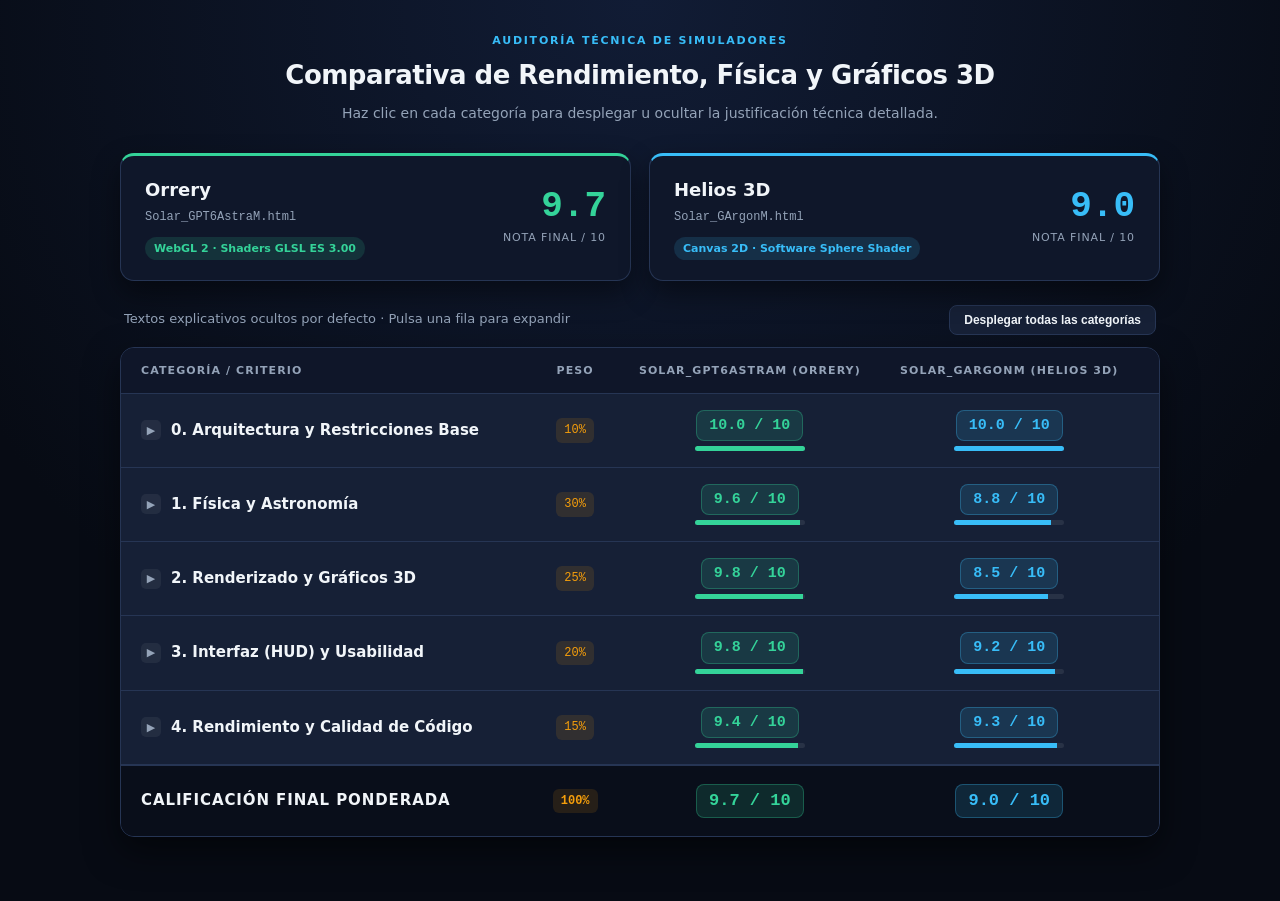
<file: ArgonComp.html>
<!DOCTYPE html>
<html lang="es">
<head>
  <meta charset="UTF-8">
  <meta name="viewport" content="width=device-width, initial-scale=1.0">
  <title>Auditoría Comparativa — Simuladores del Sistema Solar</title>
  <style>
    :root {
      --bg-body: #070b14;
      --bg-panel: #0f172a;
      --bg-row: #162036;
      --bg-row-hover: #1e293b;
      --bg-detail: #0b1120;
      --border: #263554;
      --text-main: #f1f5f9;
      --text-muted: #94a3b8;
      --accent-orrery: #34d399;
      --accent-orrery-bg: rgba(52, 211, 153, 0.14);
      --accent-helios: #38bdf8;
      --accent-helios-bg: rgba(56, 189, 248, 0.14);
      --amber: #f59e0b;
      --font-sans: system-ui, -apple-system, BlinkMacSystemFont, "Segoe UI", Roboto, sans-serif;
      --font-mono: "SFMono-Regular", Consolas, "Liberation Mono", Menlo, monospace;
    }

    * {
      box-sizing: border-box;
      margin: 0;
      padding: 0;
    }

    body {
      background: radial-gradient(circle at top, #111c35 0%, var(--bg-body) 70%);
      color: var(--text-main);
      font-family: var(--font-sans);
      line-height: 1.55;
      padding: 32px 16px 64px;
      min-height: 100vh;
    }

    .container {
      max-width: 1040px;
      margin: 0 auto;
    }

    header {
      text-align: center;
      margin-bottom: 28px;
    }

    .eyebrow {
      font-size: 11px;
      text-transform: uppercase;
      letter-spacing: 0.16em;
      color: var(--accent-helios);
      font-weight: 700;
      margin-bottom: 6px;
    }

    h1 {
      font-size: 26px;
      font-weight: 700;
      letter-spacing: -0.02em;
      margin-bottom: 8px;
    }

    .subtitle {
      color: var(--text-muted);
      font-size: 14px;
    }

    /* Tarjetas de Nota Final */
    .scoreboard {
      display: grid;
      grid-template-columns: 1fr 1fr;
      gap: 18px;
      margin-bottom: 24px;
    }

    .score-card {
      background: var(--bg-panel);
      border: 1px solid var(--border);
      border-radius: 14px;
      padding: 20px 24px;
      display: flex;
      justify-content: space-between;
      align-items: center;
      box-shadow: 0 12px 28px rgba(0, 0, 0, 0.45);
      position: relative;
      overflow: hidden;
    }

    .score-card.orrery {
      border-top: 3px solid var(--accent-orrery);
    }

    .score-card.helios {
      border-top: 3px solid var(--accent-helios);
    }

    .model-info h2 {
      font-size: 18px;
      font-weight: 700;
      margin-bottom: 4px;
    }

    .model-file {
      font-family: var(--font-mono);
      font-size: 12px;
      color: var(--text-muted);
      margin-bottom: 8px;
    }

    .tech-tag {
      display: inline-block;
      font-size: 11px;
      font-weight: 600;
      padding: 3px 9px;
      border-radius: 999px;
    }

    .orrery .tech-tag {
      background: var(--accent-orrery-bg);
      color: var(--accent-orrery);
    }

    .helios .tech-tag {
      background: var(--accent-helios-bg);
      color: var(--accent-helios);
    }

    .total-badge {
      text-align: right;
    }

    .total-number {
      font-family: var(--font-mono);
      font-size: 36px;
      font-weight: 800;
      line-height: 1;
    }

    .orrery .total-number { color: var(--accent-orrery); }
    .helios .total-number { color: var(--accent-helios); }

    .total-label {
      font-size: 11px;
      text-transform: uppercase;
      letter-spacing: 0.08em;
      color: var(--text-muted);
      margin-top: 4px;
    }

    /* Barra de herramientas */
    .toolbar {
      display: flex;
      justify-content: space-between;
      align-items: center;
      margin-bottom: 12px;
      padding: 0 4px;
    }

    .toolbar-hint {
      font-size: 13px;
      color: var(--text-muted);
    }

    .btn-toggle-all {
      background: var(--bg-row);
      color: var(--text-main);
      border: 1px solid var(--border);
      padding: 7px 14px;
      border-radius: 8px;
      font-size: 12px;
      font-weight: 600;
      cursor: pointer;
      transition: all 0.15s ease;
    }

    .btn-toggle-all:hover {
      border-color: var(--accent-helios);
      background: var(--bg-row-hover);
    }

    /* Tabla Comparativa Desplegable */
    .comp-table {
      background: var(--bg-panel);
      border: 1px solid var(--border);
      border-radius: 14px;
      overflow: hidden;
      box-shadow: 0 14px 34px rgba(0, 0, 0, 0.5);
    }

    .table-header {
      display: grid;
      grid-template-columns: 1.5fr 90px 1fr 1fr;
      padding: 14px 20px;
      background: rgba(15, 23, 42, 0.95);
      border-bottom: 1px solid var(--border);
      font-size: 11px;
      font-weight: 700;
      text-transform: uppercase;
      letter-spacing: 0.1em;
      color: var(--text-muted);
      align-items: center;
    }

    .th-center { text-align: center; }

    details.cat-item {
      border-bottom: 1px solid var(--border);
    }

    details.cat-item:last-of-type {
      border-bottom: none;
    }

    summary.cat-summary {
      display: grid;
      grid-template-columns: 1.5fr 90px 1fr 1fr;
      padding: 16px 20px;
      background: var(--bg-row);
      cursor: pointer;
      align-items: center;
      list-style: none;
      transition: background 0.15s ease;
      user-select: none;
    }

    summary.cat-summary::-webkit-details-marker {
      display: none;
    }

    summary.cat-summary:hover {
      background: var(--bg-row-hover);
    }

    .cat-title-wrap {
      display: flex;
      align-items: center;
      gap: 10px;
      font-weight: 600;
      font-size: 15px;
    }

    .chevron {
      display: inline-flex;
      width: 20px;
      height: 20px;
      align-items: center;
      justify-content: center;
      border-radius: 5px;
      background: rgba(255, 255, 255, 0.06);
      color: var(--text-muted);
      font-size: 11px;
      transition: transform 0.2s ease, background 0.2s ease, color 0.2s ease;
    }

    details[open] .chevron {
      transform: rotate(90deg);
      background: var(--accent-helios-bg);
      color: var(--accent-helios);
    }

    .weight-pill {
      text-align: center;
      font-family: var(--font-mono);
      font-size: 12px;
      color: var(--amber);
      background: rgba(245, 158, 11, 0.12);
      padding: 3px 8px;
      border-radius: 6px;
      width: fit-content;
      margin: 0 auto;
    }

    .score-cell {
      display: flex;
      flex-direction: column;
      align-items: center;
      gap: 5px;
    }

    .grade-pill {
      font-family: var(--font-mono);
      font-size: 15px;
      font-weight: 700;
      padding: 3px 12px;
      border-radius: 8px;
    }

    .grade-orrery {
      background: var(--accent-orrery-bg);
      color: var(--accent-orrery);
      border: 1px solid rgba(52, 211, 153, 0.3);
    }

    .grade-helios {
      background: var(--accent-helios-bg);
      color: var(--accent-helios);
      border: 1px solid rgba(56, 189, 248, 0.3);
    }

    .mini-bar {
      width: 110px;
      height: 5px;
      background: rgba(255, 255, 255, 0.08);
      border-radius: 99px;
      overflow: hidden;
    }

    .mini-fill-orrery {
      height: 100%;
      background: var(--accent-orrery);
    }

    .mini-fill-helios {
      height: 100%;
      background: var(--accent-helios);
    }

    /* Contenido Oculto Desplegable */
    .cat-details {
      background: var(--bg-detail);
      padding: 18px 22px 22px;
      border-top: 1px solid rgba(255, 255, 255, 0.05);
    }

    .subtable {
      width: 100%;
      border-collapse: collapse;
      font-size: 13px;
    }

    .subtable th {
      text-align: left;
      padding: 8px 12px;
      border-bottom: 1px solid var(--border);
      color: var(--text-muted);
      font-size: 11px;
      text-transform: uppercase;
      letter-spacing: 0.06em;
    }

    .subtable td {
      padding: 10px 12px;
      border-bottom: 1px solid rgba(38, 53, 84, 0.5);
      vertical-align: top;
    }

    .subtable tr:last-child td {
      border-bottom: none;
    }

    .subtable td:first-child {
      font-weight: 600;
      color: #cbd5e1;
      width: 24%;
    }

    .subtable td:nth-child(2),
    .subtable td:nth-child(3) {
      width: 38%;
    }

    .sub-score {
      font-family: var(--font-mono);
      font-size: 11px;
      font-weight: 700;
      padding: 1px 6px;
      border-radius: 4px;
      margin-left: 6px;
    }

    /* Fila Pie de Tabla (Total) */
    .table-footer {
      display: grid;
      grid-template-columns: 1.5fr 90px 1fr 1fr;
      padding: 18px 20px;
      background: #090e1a;
      border-top: 2px solid var(--border);
      align-items: center;
      font-weight: 700;
    }

    .footer-title {
      font-size: 15px;
      text-transform: uppercase;
      letter-spacing: 0.06em;
      color: var(--text-main);
    }

    @media (max-width: 760px) {
      .scoreboard { grid-template-columns: 1fr; }
      .table-header, summary.cat-summary, .table-footer {
        grid-template-columns: 1.3fr 60px 1fr 1fr;
        padding: 12px;
      }
      .mini-bar { width: 70px; }
      .subtable, .subtable tbody, .subtable tr, .subtable td {
        display: block;
        width: 100% !important;
      }
      .subtable thead { display: none; }
      .subtable tr {
        margin-bottom: 12px;
        border: 1px solid var(--border);
        border-radius: 8px;
        padding: 8px;
      }
    }
  </style>
</head>
<body>

<div class="container">
  <header>
    <div class="eyebrow">Auditoría Técnica de Simuladores</div>
    <h1>Comparativa de Rendimiento, Física y Gráficos 3D</h1>
    <p class="subtitle">Haz clic en cada categoría para desplegar u ocultar la justificación técnica detallada.</p>
  </header>

  <!-- Marcador Global -->
  <div class="scoreboard">
    <div class="score-card orrery">
      <div class="model-info">
        <h2>Orrery</h2>
        <div class="model-file">Solar_GPT6AstraM.html</div>
        <span class="tech-tag">WebGL 2 · Shaders GLSL ES 3.00</span>
      </div>
      <div class="total-badge">
        <div class="total-number">9.7</div>
        <div class="total-label">Nota Final / 10</div>
      </div>
    </div>

    <div class="score-card helios">
      <div class="model-info">
        <h2>Helios 3D</h2>
        <div class="model-file">Solar_GArgonM.html</div>
        <span class="tech-tag">Canvas 2D · Software Sphere Shader</span>
      </div>
      <div class="total-badge">
        <div class="total-number">9.0</div>
        <div class="total-label">Nota Final / 10</div>
      </div>
    </div>
  </div>

  <!-- Barra de control -->
  <div class="toolbar">
    <span class="toolbar-hint">Textos explicativos ocultos por defecto · Pulsa una fila para expandir</span>
    <button id="toggleAllBtn" class="btn-toggle-all">Desplegar todas las categorías</button>
  </div>

  <!-- Tabla de Categorías (Acordeones cerrados por defecto) -->
  <div class="comp-table">
    <div class="table-header">
      <div>Categoría / Criterio</div>
      <div class="th-center">Peso</div>
      <div class="th-center">Solar_GPT6AstraM (Orrery)</div>
      <div class="th-center">Solar_GArgonM (Helios 3D)</div>
    </div>

    <!-- 0. Arquitectura Base -->
    <details class="cat-item">
      <summary class="cat-summary">
        <div class="cat-title-wrap">
          <span class="chevron">▶</span>
          <span>0. Arquitectura y Restricciones Base</span>
        </div>
        <div class="weight-pill">10%</div>
        <div class="score-cell">
          <span class="grade-pill grade-orrery">10.0 / 10</span>
          <div class="mini-bar"><div class="mini-fill-orrery" style="width: 100%"></div></div>
        </div>
        <div class="score-cell">
          <span class="grade-pill grade-helios">10.0 / 10</span>
          <div class="mini-bar"><div class="mini-fill-helios" style="width: 100%"></div></div>
        </div>
      </summary>
      <div class="cat-details">
        <table class="subtable">
          <thead>
            <tr>
              <th>Sub-criterio</th>
              <th>Solar_GPT6AstraM.html (Orrery)</th>
              <th>Solar_GArgonM.html (Helios 3D)</th>
            </tr>
          </thead>
          <tbody>
            <tr>
              <td>Ejecución 100% Offline y Single-File</td>
              <td>Cumple íntegramente. Un único archivo HTML autocontenido sin CDNs, sin imágenes externas ni peticiones de red <span class="sub-score grade-orrery">10/10</span></td>
              <td>Cumple íntegramente. Un único archivo HTML autocontenido sin servidores ni librerías externas <span class="sub-score grade-helios">10/10</span></td>
            </tr>
            <tr>
              <td>APIs Gráficas Nativas</td>
              <td>Usa <strong>WebGL 2 nativo</strong> para el renderizado 3D y un Canvas 2D superpuesto para las etiquetas <span class="sub-score grade-orrery">10/10</span></td>
              <td>Usa <strong>Canvas 2D nativo</strong> con un rasterizador esférico 3D por software escrito desde cero sobre buffers <code>ImageData</code> <span class="sub-score grade-helios">10/10</span></td>
            </tr>
          </tbody>
        </table>
      </div>
    </details>

    <!-- 1. Física y Astronomía -->
    <details class="cat-item">
      <summary class="cat-summary">
        <div class="cat-title-wrap">
          <span class="chevron">▶</span>
          <span>1. Física y Astronomía</span>
        </div>
        <div class="weight-pill">30%</div>
        <div class="score-cell">
          <span class="grade-pill grade-orrery">9.6 / 10</span>
          <div class="mini-bar"><div class="mini-fill-orrery" style="width: 96%"></div></div>
        </div>
        <div class="score-cell">
          <span class="grade-pill grade-helios">8.8 / 10</span>
          <div class="mini-bar"><div class="mini-fill-helios" style="width: 88%"></div></div>
        </div>
      </summary>
      <div class="cat-details">
        <table class="subtable">
          <thead>
            <tr>
              <th>Sub-criterio</th>
              <th>Solar_GPT6AstraM.html (Orrery)</th>
              <th>Solar_GArgonM.html (Helios 3D)</th>
            </tr>
          </thead>
          <tbody>
            <tr>
              <td>Órbitas Keplerianas J2000 y Newton-Raphson</td>
              <td>Elementos J2000 de JPL/Horizons. Solver Newton-Raphson <strong>salvaguardado con bisección</strong> (48 iteraciones, tolerancia <code>1e-13 rad</code>) <span class="sub-score grade-orrery">10/10</span></td>
              <td>Elementos J2000 de JPL. Solver Newton-Raphson estándar con límite de 18 iteraciones y tolerancia <code>1e-10 rad</code> (sin bisección de respaldo) <span class="sub-score grade-helios">9.0/10</span></td>
            </tr>
            <tr>
              <td>Catálogo de Cuerpos y Lunas</td>
              <td>28 cuerpos: Sol, 8 planetas, 5 planetas enanos, 12 lunas (con precesión lunar y planos ecuatoriales) y 2 cometas (Halley y Encke) <span class="sub-score grade-orrery">10/10</span></td>
              <td>29 cuerpos: Sol, 8 planetas, 5 planetas enanos, 12 lunas y <strong>3 cometas</strong> (añade Hale-Bopp) <span class="sub-score grade-helios">10/10</span></td>
            </tr>
            <tr>
              <td>Cinturones y Huecos de Kirkwood</td>
              <td><strong>5.260 objetos:</strong> 3.200 del cinturón principal (4 huecos de Kirkwood) + 180 Hildas (3:2) + <strong>180 Troyanos de Júpiter</strong> (1:1) + 1.700 Kuiper <span class="sub-score grade-orrery">10/10</span></td>
              <td><strong>4.800 objetos:</strong> 3.200 del cinturón principal (4 huecos de Kirkwood + 5% Hildas) + 1.600 Kuiper (25% Plutinos + clásicos) <span class="sub-score grade-helios">9.0/10</span></td>
            </tr>
            <tr>
              <td>Rotación Axial y Oblicuidad</td>
              <td>Matrices de orientación 3×3 completas. Venus y Urano rotan retrógrados por su oblicuidad &gt;90°, pero Tritón (<code>tilt=0</code>) ignora el signo negativo de giro <span class="sub-score grade-orrery">8.5/10</span></td>
              <td>Aplica oblicuidad 3D y respeta explícitamente el signo negativo de rotación (<code>rotDays &lt; 0</code>) en Venus, Urano, Plutón y Tritón <span class="sub-score grade-helios">9.5/10</span></td>
            </tr>
            <tr>
              <td>Integrador N-Body y Deriva de Energía</td>
              <td>Velocity Verlet baricéntrico con paso fijo estricto de <code>0.125 d</code> e interpolación sub-paso. Limita la velocidad antes que degradar el paso <span class="sub-score grade-orrery">10/10</span></td>
              <td>Velocity Verlet baricéntrico (Sol + 8 planetas + Plutón) con <code>dt &le; 0.10 d</code>. Si se fuerza a 100 años/s, el tope de 2.500 sub-pasos agranda <code>dt</code> <span class="sub-score grade-helios">7.5/10</span></td>
            </tr>
          </tbody>
        </table>
      </div>
    </details>

    <!-- 2. Renderizado 3D -->
    <details class="cat-item">
      <summary class="cat-summary">
        <div class="cat-title-wrap">
          <span class="chevron">▶</span>
          <span>2. Renderizado y Gráficos 3D</span>
        </div>
        <div class="weight-pill">25%</div>
        <div class="score-cell">
          <span class="grade-pill grade-orrery">9.8 / 10</span>
          <div class="mini-bar"><div class="mini-fill-orrery" style="width: 98%"></div></div>
        </div>
        <div class="score-cell">
          <span class="grade-pill grade-helios">8.5 / 10</span>
          <div class="mini-bar"><div class="mini-fill-helios" style="width: 85%"></div></div>
        </div>
      </summary>
      <div class="cat-details">
        <table class="subtable">
          <thead>
            <tr>
              <th>Sub-criterio</th>
              <th>Solar_GPT6AstraM.html (Orrery)</th>
              <th>Solar_GArgonM.html (Helios 3D)</th>
            </tr>
          </thead>
          <tbody>
            <tr>
              <td>Proyección 3D y Profundidad</td>
              <td><strong>Logarithmic Depth Buffer</strong> en GLSL (<code>gl_FragDepth</code>), permitiendo zoom extremo sin <em>z-fighting</em> tanto en escala didáctica como real <span class="sub-score grade-orrery">10/10</span></td>
              <td>Proyección en perspectiva con <strong>Algoritmo del Pintor</strong> en CPU. Anillos divididos en mitad trasera y delantera <span class="sub-score grade-helios">8.5/10</span></td>
            </tr>
            <tr>
              <td>Texturas Procedurales y Nubes</td>
              <td>Texturas 512×256 con mipmaps, nubes terrestres <strong>animadas dinámicamente</strong>, reflejo especular en océanos y Haumea elipsoidal <span class="sub-score grade-orrery">9.5/10</span></td>
              <td>Texturas 128×64 renderizadas en un buffer esférico de hasta 112×112 px. Luces nocturnas y Gran Mancha Roja, pero nubes estáticas <span class="sub-score grade-helios">8.0/10</span></td>
            </tr>
            <tr>
              <td>Anillos, Atmósferas y Estrellas</td>
              <td>Anillos en los 4 gigantes con División de Cassini y sombras cruzadas planeta↔anillo. <strong>18.000 estrellas</strong> en GPU <span class="sub-score grade-orrery">10/10</span></td>
              <td>Anillos en los 4 gigantes con División de Cassini y sombras cruzadas. <strong>5.200 estrellas</strong> + 180 nodos nebulosos de Vía Láctea <span class="sub-score grade-helios">9.0/10</span></td>
            </tr>
            <tr>
              <td>Eclipses Solares y Lunares</td>
              <td>Sombra geométrica real por cono de umbra/penumbra en el fragment shader para hasta 4 lunas/planetas y Luna roja en eclipses lunares <span class="sub-score grade-orrery">10/10</span></td>
              <td>Detección de alineación angular con aviso en el HUD, Luna roja y oscurecimiento aproximado en el centro del disco terrestre <span class="sub-score grade-helios">8.0/10</span></td>
            </tr>
          </tbody>
        </table>
      </div>
    </details>

    <!-- 3. Interfaz (HUD) -->
    <details class="cat-item">
      <summary class="cat-summary">
        <div class="cat-title-wrap">
          <span class="chevron">▶</span>
          <span>3. Interfaz (HUD) y Usabilidad</span>
        </div>
        <div class="weight-pill">20%</div>
        <div class="score-cell">
          <span class="grade-pill grade-orrery">9.8 / 10</span>
          <div class="mini-bar"><div class="mini-fill-orrery" style="width: 98%"></div></div>
        </div>
        <div class="score-cell">
          <span class="grade-pill grade-helios">9.2 / 10</span>
          <div class="mini-bar"><div class="mini-fill-helios" style="width: 92%"></div></div>
        </div>
      </summary>
      <div class="cat-details">
        <table class="subtable">
          <thead>
            <tr>
              <th>Sub-criterio</th>
              <th>Solar_GPT6AstraM.html (Orrery)</th>
              <th>Solar_GArgonM.html (Helios 3D)</th>
            </tr>
          </thead>
          <tbody>
            <tr>
              <td>Paneles, Ficha Técnica y Toggles</td>
              <td>Panel lateral colapsable, botones de encuadre rápido (<em>Close-up</em> y <em>System</em>) y todos los toggles + visualización de ejes de rotación <span class="sub-score grade-orrery">9.5/10</span></td>
              <td>Dos paneles laterales colapsables independientes (Catálogo jerárquico con puntos de color y Telemetría/Toggles) <span class="sub-score grade-helios">9.5/10</span></td>
            </tr>
            <tr>
              <td>Regla de Distancia y Tiempo-Luz</td>
              <td>Muestra distancia en UA y tiempo-luz, y dibuja una <strong>línea 3D directa</strong> entre ambos cuerpos en la escena <span class="sub-score grade-orrery">10/10</span></td>
              <td>Muestra simultáneamente separación en UA, millones de km y tiempo-luz en el panel derecho (sin línea 3D en escena) <span class="sub-score grade-helios">9.0/10</span></td>
            </tr>
            <tr>
              <td>Herramientas Científicas Extra</td>
              <td>Incluye buscador automático de eclipses solares/lunares, botón de perihelio de Halley y <strong>suite interactiva de autotests físicos</strong> <span class="sub-score grade-orrery">10/10</span></td>
              <td>Incluye tarjeta dedicada al estado del integrador (sub-pasos por fotograma y deriva) y banner automático de eclipses <span class="sub-score grade-helios">9.0/10</span></td>
            </tr>
          </tbody>
        </table>
      </div>
    </details>

    <!-- 4. Rendimiento y Calidad de Código -->
    <details class="cat-item">
      <summary class="cat-summary">
        <div class="cat-title-wrap">
          <span class="chevron">▶</span>
          <span>4. Rendimiento y Calidad de Código</span>
        </div>
        <div class="weight-pill">15%</div>
        <div class="score-cell">
          <span class="grade-pill grade-orrery">9.4 / 10</span>
          <div class="mini-bar"><div class="mini-fill-orrery" style="width: 94%"></div></div>
        </div>
        <div class="score-cell">
          <span class="grade-pill grade-helios">9.3 / 10</span>
          <div class="mini-bar"><div class="mini-fill-helios" style="width: 93%"></div></div>
        </div>
      </summary>
      <div class="cat-details">
        <table class="subtable">
          <thead>
            <tr>
              <th>Sub-criterio</th>
              <th>Solar_GPT6AstraM.html (Orrery)</th>
              <th>Solar_GArgonM.html (Helios 3D)</th>
            </tr>
          </thead>
          <tbody>
            <tr>
              <td>Rendimiento y Fluidez (&ge;60 FPS)</td>
              <td>Mueve más de <strong>23.280 objetos</strong> a 60 FPS en GPU mediante <code>Float32Array</code> y llamadas agrupadas <code>gl.POINTS</code> / <code>gl.LINES</code> <span class="sub-score grade-orrery">10/10</span></td>
              <td>Mueve más de <strong>10.029 objetos</strong> a 60 FPS en CPU mediante estructuras <em>Structure-of-Arrays</em> (SOA) en <code>Float32Array</code> <span class="sub-score grade-helios">8.5/10</span></td>
            </tr>
            <tr>
              <td>Legibilidad, Estructura y Comentarios</td>
              <td>Dividido en 10 secciones con unidades documentadas, pero escrito en estilo compacto/semi-minificado (~240 líneas) <span class="sub-score grade-orrery">8.5/10</span></td>
              <td>Código sumamente limpio, legible y didáctico (~1.050 líneas), dividido en 14 secciones con todas las unidades físicas comentadas <span class="sub-score grade-helios">10/10</span></td>
            </tr>
            <tr>
              <td>Gestión de Eventos y Robustez</td>
              <td>Carga asíncrona no bloqueante con pantalla de progreso, pausa en pestaña inactiva (<code>visibilitychange</code>) y captura de <code>webglcontextlost</code> <span class="sub-score grade-orrery">10/10</span></td>
              <td>Clamping de <code>dtSec</code> para pestañas inactivas, redimensionado limpio y cero fugas de memoria <span class="sub-score grade-helios">9.5/10</span></td>
            </tr>
          </tbody>
        </table>
      </div>
    </details>

    <!-- Pie de Tabla con Nota Ponderada Final -->
    <div class="table-footer">
      <div class="footer-title">Calificación Final Ponderada</div>
      <div class="weight-pill">100%</div>
      <div class="score-cell">
        <span class="grade-pill grade-orrery" style="font-size: 17px;">9.7 / 10</span>
      </div>
      <div class="score-cell">
        <span class="grade-pill grade-helios" style="font-size: 17px;">9.0 / 10</span>
      </div>
    </div>
  </div>
</div>

<script>
  const toggleBtn = document.getElementById('toggleAllBtn');
  const detailsList = document.querySelectorAll('details.cat-item');
  let allOpen = false;

  toggleBtn.addEventListener('click', () => {
    allOpen = !allOpen;
    detailsList.forEach(d => {
      d.open = allOpen;
    });
    toggleBtn.textContent = allOpen
      ? 'Ocultar todas las categorías'
      : 'Desplegar todas las categorías';
  });
</script>

</body>
</html>
</file>
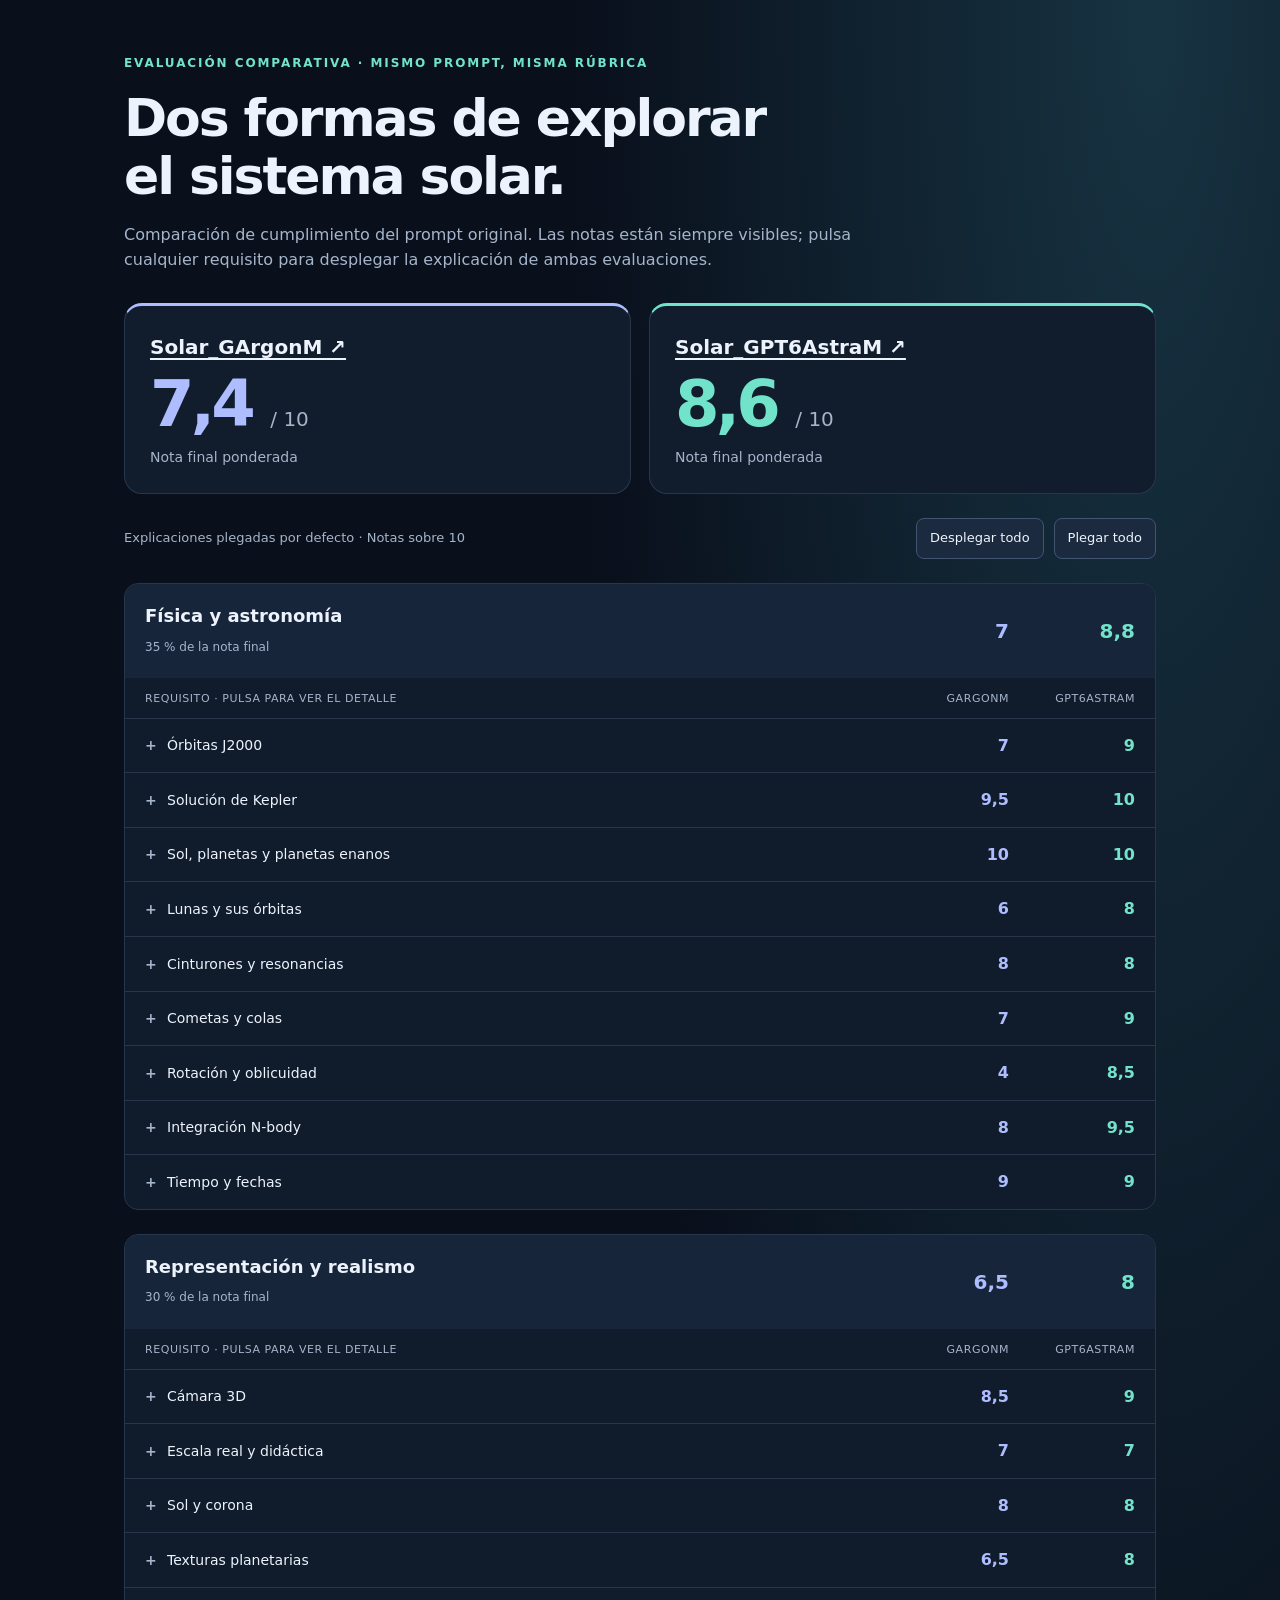
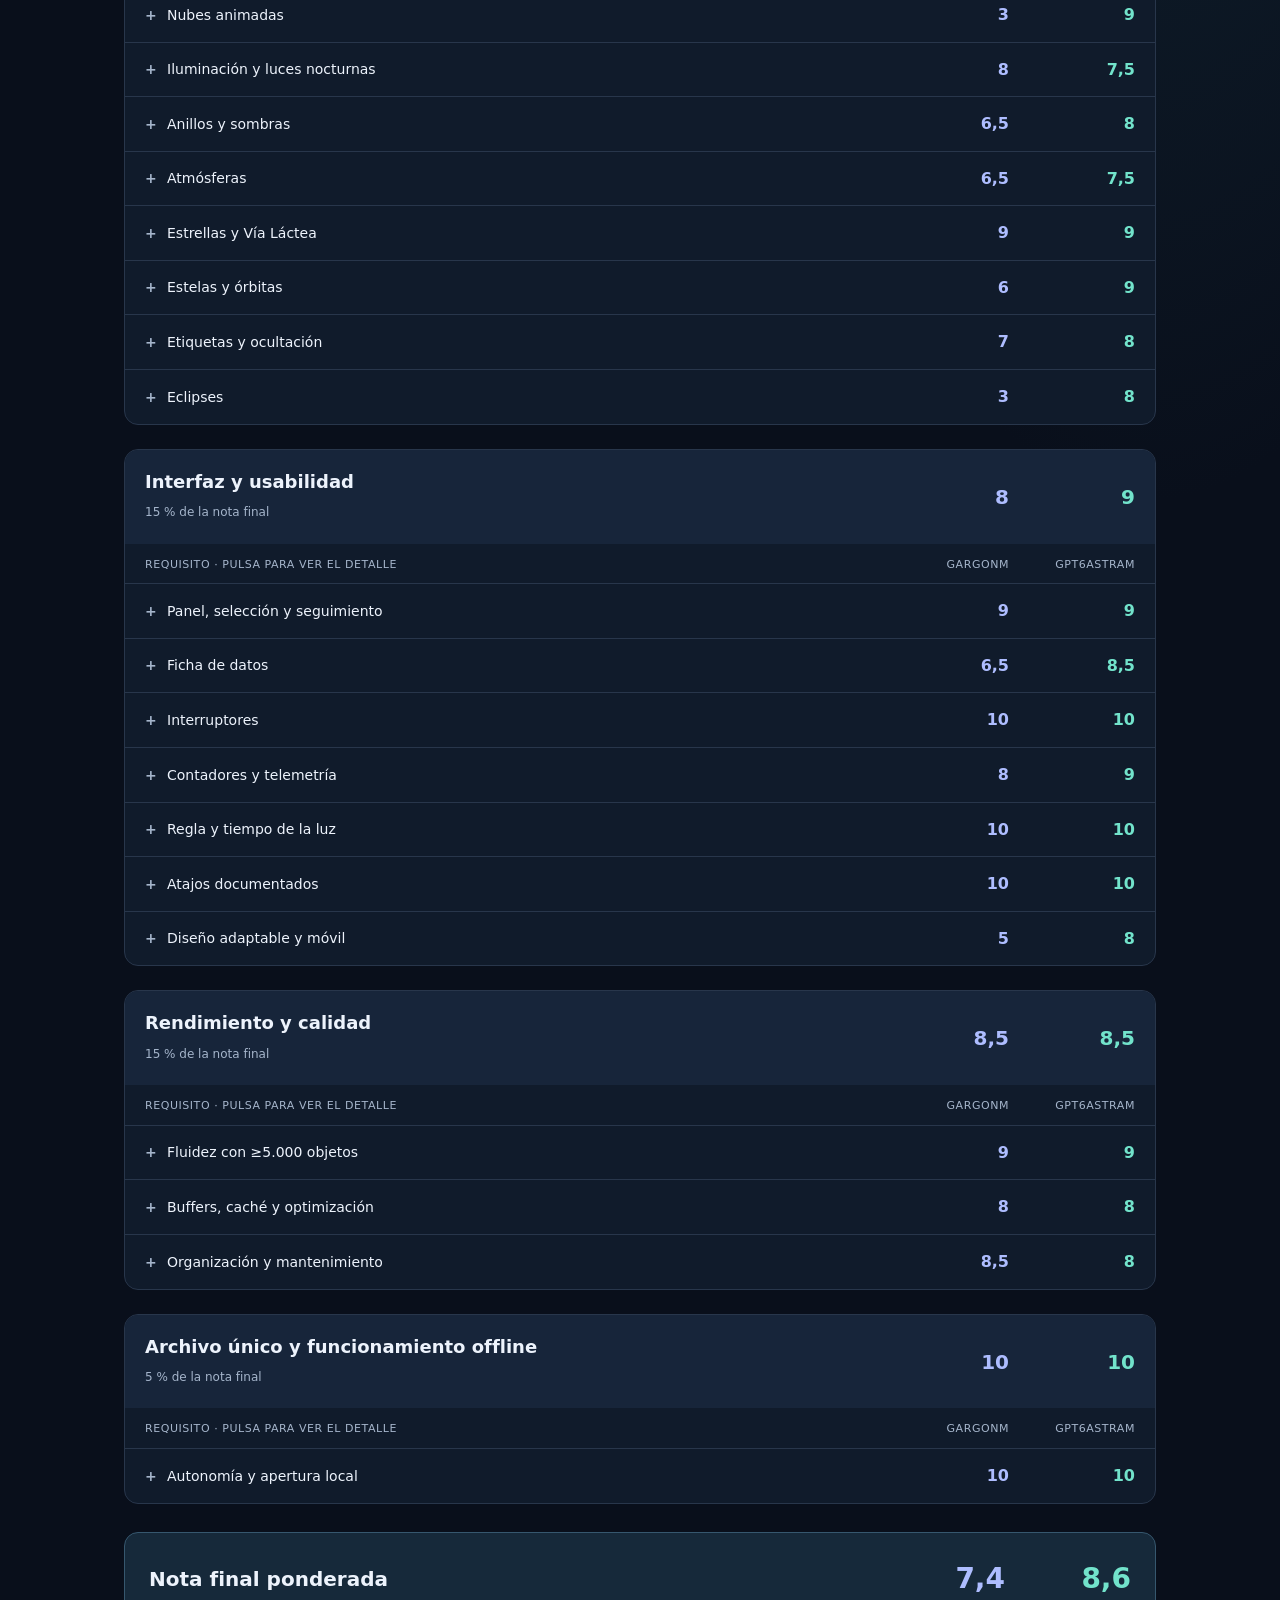
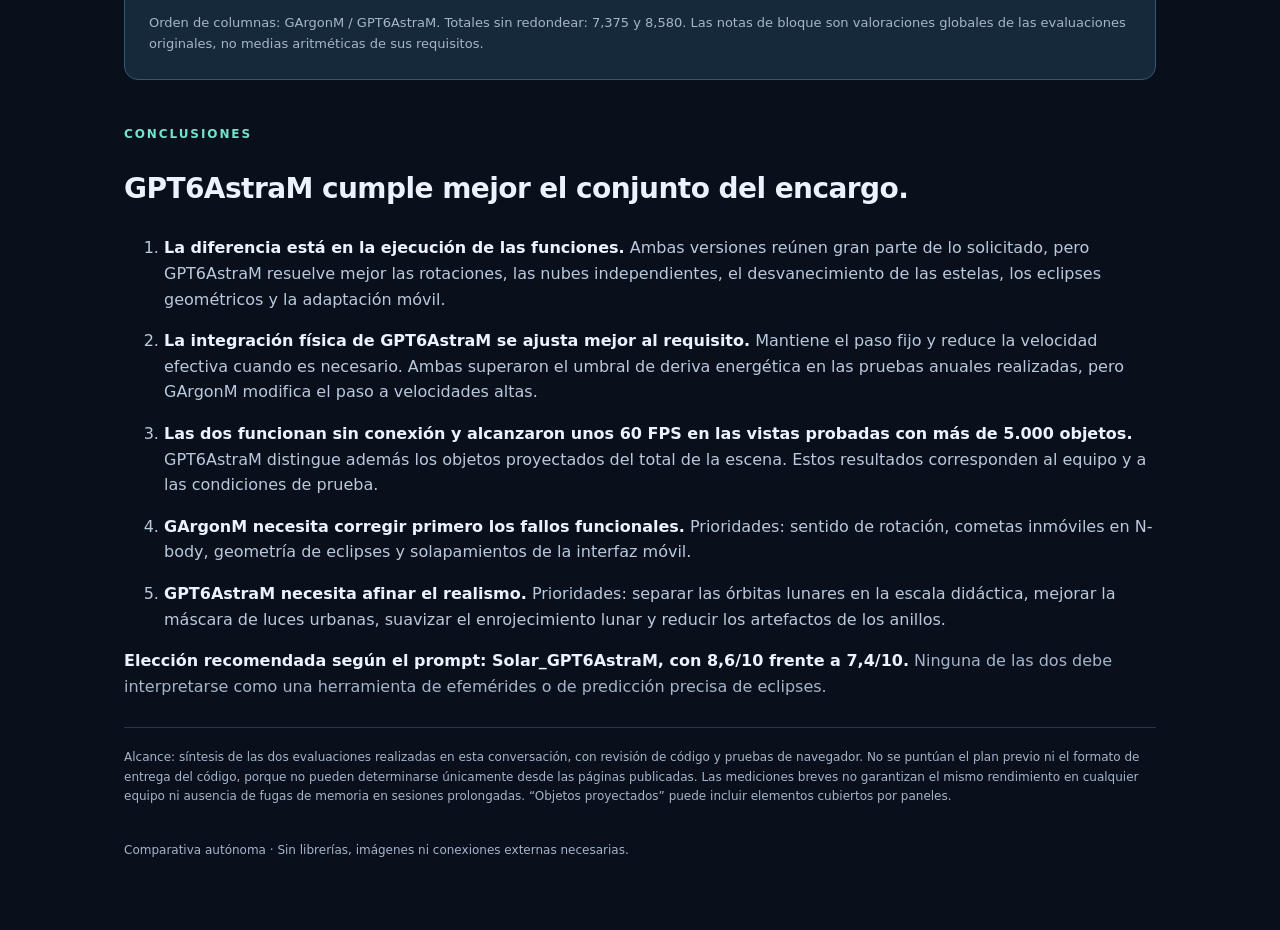
<file: AstraComp.html>
<!doctype html>
<html lang="es"><head><meta charset="utf-8"><meta name="viewport" content="width=device-width, initial-scale=1"><title>Comparativa de simuladores del sistema solar</title>
<style>
:root{color-scheme:dark;--bg:#090f1b;--panel:#111c2c;--line:#28364b;--muted:#a5b5cb;--a:#aebdff;--b:#72e3cb}*{box-sizing:border-box}body{margin:0;background:radial-gradient(ellipse at 90% 0%,#173342 0,transparent 36%),var(--bg);color:#edf3fc;font:16px/1.6 system-ui,sans-serif}main{max-width:1080px;margin:auto;padding:54px 24px 70px}a{color:inherit;text-underline-offset:4px}.eyebrow{color:var(--b);font-size:12px;font-weight:700;letter-spacing:.16em;text-transform:uppercase}h1{font-size:clamp(30px,5vw,52px);line-height:1.12;letter-spacing:-.04em;margin:16px 0}p{color:var(--muted)}.intro{max-width:740px}.cards{display:grid;grid-template-columns:1fr 1fr;gap:18px;margin:30px 0 24px}.card{background:var(--panel);border:1px solid var(--line);border-radius:18px;padding:25px;position:relative;overflow:hidden}.card.a{border-top:3px solid var(--a)}.card.b{border-top:3px solid var(--b)}.card h2{font-size:20px;margin:0}.score{font-size:64px;font-weight:750;letter-spacing:-.06em;line-height:1.3}.score small{font-size:20px;color:var(--muted);font-weight:400;letter-spacing:0}.a .score{color:var(--a)}.b .score{color:var(--b)}.card p{margin:0;font-size:14px}.toolbar{display:flex;align-items:center;gap:10px;flex-wrap:wrap;margin:22px 0}.toolbar span{margin-right:auto;color:var(--muted);font-size:13px}button{background:#1b2a3e;border:1px solid #415571;color:#eef4fc;padding:9px 13px;border-radius:8px;cursor:pointer;font:inherit;font-size:13px}button:hover{background:#2b405c}button:focus-visible,summary:focus-visible,a:focus-visible{outline:3px solid var(--b);outline-offset:4px}.block{margin:24px 0;border:1px solid var(--line);border-radius:14px;overflow:hidden;background:#101b2b}.grid{display:grid;grid-template-columns:minmax(0,1fr) 110px 110px;gap:16px;align-items:center}.block-head{padding:20px;background:#17253a}.block-head h2{font-size:18px;line-height:1.35;margin:0 0 4px}.weight{font-size:12px;color:var(--muted)}.grade{text-align:right;font-variant-numeric:tabular-nums;font-weight:700;font-size:20px}.grade.a{color:var(--a)}.grade.b{color:var(--b)}.columns{padding:12px 20px 10px;font-size:11px;color:var(--muted);text-align:right;text-transform:uppercase;letter-spacing:.05em}.columns span:first-child{text-align:left}details{border-top:1px solid var(--line)}summary{list-style:none;cursor:pointer;padding:14px 20px;font-size:14px}summary::-webkit-details-marker{display:none}summary:hover{background:#1b2a3d}summary .label:before{content:'+';display:inline-block;width:22px;color:var(--muted);font-weight:bold}details[open] summary .label:before{content:'−'}summary .grade{font-size:16px}.explanation{display:grid;grid-template-columns:1fr 1fr;gap:25px;padding:0 20px 20px 42px}.explanation p{margin:5px 0 0;font-size:14px}.explanation strong{font-size:12px;letter-spacing:.03em}.explanation div:first-child strong{color:var(--a)}.explanation div:last-child strong{color:var(--b)}.totals{background:#16293a;border:1px solid #36576e;border-radius:14px;padding:24px;margin:28px 0}.totals h2{margin:0;font-size:20px}.totals .grade{font-size:28px}.method{font-size:13px;margin-top:12px;margin-bottom:0}.conclusions{margin-top:45px}.conclusions h2{font-size:28px;letter-spacing:-.02em}.conclusions li{margin-bottom:16px;color:#bac9dd}.conclusions strong{color:#edf3fc}.footnote{border-top:1px solid var(--line);padding-top:20px;margin-top:28px;font-size:12px}footer{margin-top:35px;color:var(--muted);font-size:12px}@media(max-width:620px){main{padding:28px 14px 45px}.cards{gap:10px}.card{padding:17px}.card h2{font-size:15px;overflow-wrap:anywhere}.score{font-size:48px}.grid{grid-template-columns:minmax(0,1fr) 60px 60px;gap:8px}.block-head{padding:16px 12px}.block-head h2{font-size:16px}summary{padding:13px 12px;font-size:13px}.columns{padding:12px;font-size:9px}.explanation{grid-template-columns:1fr;padding:0 16px 18px 34px;gap:16px}.totals{padding:18px 12px}.totals h2{font-size:17px}.totals .grade{font-size:24px}}@media print{body{background:white;color:#111}main{max-width:none;padding:0}.toolbar{display:none}.card,.block,.totals,.block-head{background:white;border-color:#bbb}.score,.grade.a,.grade.b,.explanation strong{color:#111!important}p,.weight,.columns,.conclusions li,.footnote,footer{color:#444}.conclusions strong{color:#111}.block{break-inside:avoid}a{text-decoration:none}}
</style></head><body><main>
<div class="eyebrow">Evaluación comparativa · Mismo prompt, misma rúbrica</div><h1>Dos formas de explorar<br>el sistema solar.</h1><p class="intro">Comparación de cumplimiento del prompt original. Las notas están siempre visibles; pulsa cualquier requisito para desplegar la explicación de ambas evaluaciones.</p>
<div class="cards"><article class="card a"><h2><a href="https://mosqueteroweb.github.io/Web/Solar_GArgonM.html" target="_blank" rel="noopener">Solar_GArgonM ↗</a></h2><div class="score">7,4 <small>/ 10</small></div><p>Nota final ponderada</p></article><article class="card b"><h2><a href="https://mosqueteroweb.github.io/Web/Solar_GPT6AstraM.html" target="_blank" rel="noopener">Solar_GPT6AstraM ↗</a></h2><div class="score">8,6 <small>/ 10</small></div><p>Nota final ponderada</p></article></div>
<div class="toolbar"><span>Explicaciones plegadas por defecto · Notas sobre 10</span><button id="expand" type="button">Desplegar todo</button><button id="collapse" type="button">Plegar todo</button></div><div id="blocks"></div>
<div class="totals"><div class="grid"><h2>Nota final ponderada</h2><div class="grade a" aria-label="GArgonM: 7,4 sobre 10">7,4</div><div class="grade b" aria-label="GPT6AstraM: 8,6 sobre 10">8,6</div></div><p class="method">Orden de columnas: GArgonM / GPT6AstraM. Totales sin redondear: 7,375 y 8,580. Las notas de bloque son valoraciones globales de las evaluaciones originales, no medias aritméticas de sus requisitos.</p></div>
<section class="conclusions"><div class="eyebrow">Conclusiones</div><h2>GPT6AstraM cumple mejor el conjunto del encargo.</h2><ol><li><strong>La diferencia está en la ejecución de las funciones.</strong> Ambas versiones reúnen gran parte de lo solicitado, pero GPT6AstraM resuelve mejor las rotaciones, las nubes independientes, el desvanecimiento de las estelas, los eclipses geométricos y la adaptación móvil.</li><li><strong>La integración física de GPT6AstraM se ajusta mejor al requisito.</strong> Mantiene el paso fijo y reduce la velocidad efectiva cuando es necesario. Ambas superaron el umbral de deriva energética en las pruebas anuales realizadas, pero GArgonM modifica el paso a velocidades altas.</li><li><strong>Las dos funcionan sin conexión y alcanzaron unos 60 FPS en las vistas probadas con más de 5.000 objetos.</strong> GPT6AstraM distingue además los objetos proyectados del total de la escena. Estos resultados corresponden al equipo y a las condiciones de prueba.</li><li><strong>GArgonM necesita corregir primero los fallos funcionales.</strong> Prioridades: sentido de rotación, cometas inmóviles en N-body, geometría de eclipses y solapamientos de la interfaz móvil.</li><li><strong>GPT6AstraM necesita afinar el realismo.</strong> Prioridades: separar las órbitas lunares en la escala didáctica, mejorar la máscara de luces urbanas, suavizar el enrojecimiento lunar y reducir los artefactos de los anillos.</li></ol><p><strong>Elección recomendada según el prompt: Solar_GPT6AstraM, con 8,6/10 frente a 7,4/10.</strong> Ninguna de las dos debe interpretarse como una herramienta de efemérides o de predicción precisa de eclipses.</p></section>
<p class="footnote">Alcance: síntesis de las dos evaluaciones realizadas en esta conversación, con revisión de código y pruebas de navegador. No se puntúan el plan previo ni el formato de entrega del código, porque no pueden determinarse únicamente desde las páginas publicadas. Las mediciones breves no garantizan el mismo rendimiento en cualquier equipo ni ausencia de fugas de memoria en sesiones prolongadas. “Objetos proyectados” puede incluir elementos cubiertos por paneles.</p><footer>Comparativa autónoma · Sin librerías, imágenes ni conexiones externas necesarias.</footer>
</main><script>
const blocks=[["Física y astronomía", 35, 7, 8.8, [["Órbitas J2000", 7, 9, "Modelo kepleriano presente, con limitaciones en la precisión y los datos orbitales.", "Elementos J2000 completos y transformación 3D. Las elipses se mantienen fijas: no son efemérides de alta precisión."], ["Solución de Kepler", 9.5, 10, "El cálculo converge con un residuo muy pequeño en las pruebas.", "Newton–Raphson protegido con límites y alternativa acotada. Residuo máximo aproximado: 10⁻¹³ rad."], ["Sol, planetas y planetas enanos", 10, 10, "Incluye todos los cuerpos principales solicitados.", "Incluye todos los cuerpos principales solicitados."], ["Lunas y sus órbitas", 6, 8, "Las lunas están presentes, pero sus planos orbitales no se transforman adecuadamente al ecuador del planeta padre.", "Incluye las doce lunas y contempla el ecuador del planeta padre. Fases y algunos parámetros de orientación aproximados."], ["Cinturones y resonancias", 8, 8, "Supera los mínimos de partículas y representa huecos y distribuciones simplificadas.", "3.200 asteroides principales, poblaciones Hilda y troyanas y 1.700 objetos de Kuiper. Resonancias estadísticas simplificadas."], ["Cometas y colas", 7, 9, "Las colas están implementadas, pero los cometas se quedan inmóviles al activar N-body.", "Halley y Encke, colas antisolares dependientes de la distancia y movimiento conservado en N-body."], ["Rotación y oblicuidad", 4, 8.5, "Combina periodos negativos con ejes inclinados más de 90°, duplicando la inversión en varios cuerpos.", "Venus y Urano muestran la orientación retrógrada correcta. Fases y longitudes de los polos son ilustrativas."], ["Integración N-body", 8, 9.5, "Cumple el límite de deriva anual, pero el paso de integración aumenta a velocidades altas; no es estrictamente fijo.", "Velocity Verlet con paso fijo de 0,125 días. Deriva anual máxima medida: 0,0000040456 %. Limita la velocidad efectiva si falta capacidad de cálculo."], ["Tiempo y fechas", 9, 9, "Controles de velocidad, pausa, inversión y fecha disponibles.", "Pausa, retroceso, hoy, fecha arbitraria y día juliano. El máximo solicitado puede reducirse en N-body para mantener la precisión."]]], ["Representación y realismo", 30, 6.5, 8, [["Cámara 3D", 8.5, 9, "Cámara orbital con controles de navegación y seguimiento.", "Perspectiva, rotación, desplazamiento, zoom, seguimiento suave y gestos táctiles."], ["Escala real y didáctica", 7, 7, "El tamaño mínimo en pantalla y el límite de acercamiento dificultan una representación estrictamente proporcional de cuerpos pequeños.", "La escala real mantiene proporciones con marcadores auxiliares. En la didáctica, las lunas galileanas comparten semieje visual; también Titán, Encélado y Rea."], ["Sol y corona", 8, 8, "Brillo, corona y textura procedural presentes.", "Corona, brillo, manchas y granulación procedurales; efectos visuales simplificados."], ["Texturas planetarias", 6.5, 8, "Resolución reducida y representación mediante discos que muestran limitaciones claras en primeros planos.", "Ruido fractal, continentes, océanos, bandas, Gran Mancha Roja y cráteres. Resolución moderada en primeros planos."], ["Nubes animadas", 3, 9, "Las nubes están integradas en la textura terrestre y no se mueven de forma independiente.", "Las nubes se desplazan de manera independiente de la superficie terrestre."], ["Iluminación y luces nocturnas", 8, 7.5, "Iluminación y terminador implementados con un resultado funcional.", "Buena iluminación y terminador. La máscara de luces urbanas favorece zonas claras, incluido el hielo, y resulta poco plausible."], ["Anillos y sombras", 6.5, 8, "Los segmentos de los anillos producen artefactos visibles; el acabado y las sombras son limitados.", "Transparencia, división de Cassini y sombras mutuas. Hay moiré en vistas oblicuas y demasiada similitud entre los anillos de distintos gigantes."], ["Atmósferas", 6.5, 7.5, "Efecto de halo sencillo.", "Halo y realce del limbo eficaces, con un modelo visual simplificado."], ["Estrellas y Vía Láctea", 9, 9, "Supera la cantidad requerida y ofrece variaciones visuales en el fondo estelar.", "18.000 estrellas con variación de brillo y color y una banda galáctica procedural."], ["Estelas y órbitas", 6, 9, "Hay estelas y órbitas, pero las estelas mantienen una opacidad uniforme.", "Estelas que pierden opacidad con la antigüedad y órbitas completas con interruptor."], ["Etiquetas y ocultación", 7, 8, "Evita algunos solapamientos entre etiquetas, sin una ocultación completa por cuerpos o interfaz.", "Comprueba solapamientos y ocultación por cuerpos. Los límites reservados a la interfaz son rígidos."], ["Eclipses", 3, 8, "El efecto se basa en una máscara en pantalla y un tinte lunar; no representa adecuadamente la geometría física de las sombras.", "Sombras basadas en geometría física y demostraciones accesibles. El enrojecimiento lunar puede presentar una transición brusca; las fechas no son predicciones reales."]]], ["Interfaz y usabilidad", 15, 8, 9, [["Panel, selección y seguimiento", 9, 9, "Panel y selección de cuerpos completos.", "Panel plegable, selección, seguimiento, acercamiento y vista del sistema de lunas."], ["Ficha de datos", 6.5, 8.5, "Se detectaron incoherencias, como el radio medio terrestre etiquetado como ecuatorial y un periodo de rotación desactualizado para Eris.", "Campos principales completos, unidades y aclaraciones. Identifica radio medio, aproximaciones y fecha del catálogo de lunas."], ["Interruptores", 10, 10, "Están disponibles los controles principales solicitados.", "Están disponibles los controles principales solicitados."], ["Contadores y telemetría", 8, 9, "El contador refleja cuerpos habilitados, no necesariamente los objetos presentes en pantalla.", "Distingue objetos proyectados y totales. El tiempo por fotograma mostrado corresponde a CPU."], ["Regla y tiempo de la luz", 10, 10, "Medición entre cuerpos con tiempo de viaje de la luz.", "Medición entre dos cuerpos usando distancias físicas y tiempo de viaje de la luz."], ["Atajos documentados", 10, 10, "Incluye los atajos solicitados.", "Incluye los atajos solicitados y una guía integrada."], ["Diseño adaptable y móvil", 5, 8, "En 390 × 844 se solapan paneles y controles; la interacción está orientada al ratón.", "Utilizable en 390 × 844 sin desbordamiento horizontal. El panel abierto ocupa gran parte de la escena y coincide con la telemetría."]]], ["Rendimiento y calidad", 15, 8.5, 8.5, [["Fluidez con ≥5.000 objetos", 9, 9, "En una vista amplia se midieron unos 60 FPS con aproximadamente 5.104 puntos; la vista inicial mostraba bastantes menos.", "En la vista general de escritorio se midieron unos 60–61 FPS con 6.141 objetos proyectados, incluyendo estrellas y partículas."], ["Buffers, caché y optimización", 8, 8, "Utiliza optimizaciones y texturas precalculadas, con limitaciones en el detalle de los primeros planos.", "WebGL, buffers tipados, texturas precalculadas y descarte por visibilidad. Mantiene asignaciones temporales frecuentes y un LOD básico."], ["Organización y mantenimiento", 8.5, 8, "Estructura funcional organizada en secciones.", "Secciones, unidades e IIFE. Muchas funciones están comprimidas en líneas largas que dificultan el mantenimiento."]]], ["Archivo único y funcionamiento offline", 5, 10, 10, [["Autonomía y apertura local", 10, 10, "Abre localmente sin dependencias necesarias ni errores de JavaScript detectados durante las pruebas.", "Abre localmente sin dependencias necesarias ni errores de JavaScript detectados. La sesión pública solo solicitó el propio HTML."]]]];const fmt=n=>n.toLocaleString('es-ES',{maximumFractionDigits:1});const root=document.getElementById('blocks');
for(const [title,weight,a,b,rows] of blocks){const section=document.createElement('section');section.className='block';const head=document.createElement('div');head.className='block-head grid';head.innerHTML=`<div><h2>${title}</h2><span class="weight">${weight} % de la nota final</span></div><div class="grade a">${fmt(a)}</div><div class="grade b">${fmt(b)}</div>`;section.append(head);const columns=document.createElement('div');columns.className='columns grid';columns.innerHTML='<span>Requisito · pulsa para ver el detalle</span><span>GArgonM</span><span>GPT6AstraM</span>';section.append(columns);for(const [label,ga,gb,ta,tb] of rows){const d=document.createElement('details'),s=document.createElement('summary');s.className='grid';s.innerHTML=`<span class="label">${label}</span><span class="grade a">${fmt(ga)}</span><span class="grade b">${fmt(gb)}</span>`;d.append(s);const e=document.createElement('div');e.className='explanation';for(const [name,text] of [['GArgonM',ta],['GPT6AstraM',tb]]){const div=document.createElement('div'),strong=document.createElement('strong'),p=document.createElement('p');strong.textContent=name;p.textContent=text;div.append(strong,p);e.append(div)}d.append(e);section.append(d)}root.append(section)}
document.getElementById('expand').onclick=()=>document.querySelectorAll('details').forEach(d=>d.open=true);document.getElementById('collapse').onclick=()=>document.querySelectorAll('details').forEach(d=>d.open=false);
</script></body></html>
</file>
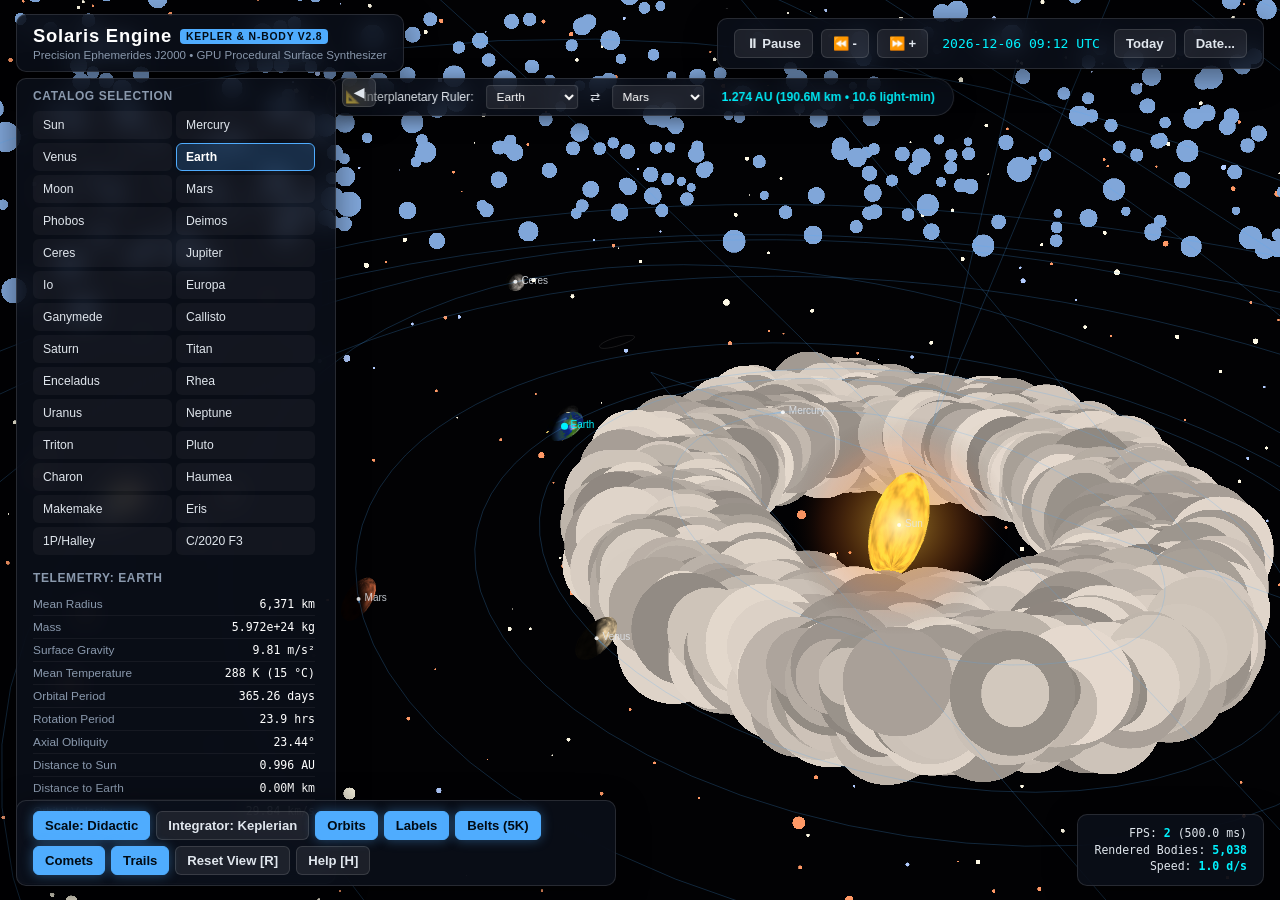
<file: solar.html>
<!DOCTYPE html>
<html lang="en">
<head>
  <meta charset="UTF-8">
  <meta name="viewport" content="width=device-width, initial-scale=1.0, user-scalable=no">
  <title>Simulador Sistema Solar - Solaris Engine</title>
  <style>
    :root {
      --bg-glass: rgba(12, 16, 28, 0.82);
      --border-glass: rgba(255, 255, 255, 0.12);
      --accent: #4facfe;
      --accent-glow: rgba(79, 172, 254, 0.4);
      --text: #e0e6ed;
      --text-muted: #8a99ad;
      --font: -apple-system, BlinkMacSystemFont, "Segoe UI", Roboto, "Helvetica Neue", Arial, sans-serif;
    }

    * { box-sizing: border-box; margin: 0; padding: 0; -webkit-user-select: none; user-select: none; }
    body, html { width: 100%; height: 100%; overflow: hidden; background-color: #020205; font-family: var(--font); color: var(--text); }

    #canvas-container { position: absolute; inset: 0; width: 100%; height: 100%; z-index: 1; }
    canvas { position: absolute; inset: 0; width: 100%; height: 100%; display: block; }
    #overlayCanvas { pointer-events: none; z-index: 2; }

    #top-hud {
      position: absolute; top: 14px; left: 16px; right: 16px;
      display: flex; justify-content: space-between; align-items: center;
      pointer-events: none; z-index: 10;
    }
    .hud-card {
      background: var(--bg-glass);
      backdrop-filter: blur(12px); -webkit-backdrop-filter: blur(12px);
      border: 1px solid var(--border-glass);
      border-radius: 10px; padding: 10px 16px; pointer-events: auto;
      box-shadow: 0 8px 32px rgba(0,0,0,0.45);
    }
    .title-group h1 { font-size: 1.15rem; font-weight: 700; letter-spacing: 0.8px; color: #fff; display: flex; align-items: center; gap: 8px; }
    .badge { font-size: 0.65rem; background: var(--accent); color: #020b14; padding: 2px 6px; border-radius: 4px; font-weight: 800; text-transform: uppercase; }
    .title-group p { font-size: 0.72rem; color: var(--text-muted); margin-top: 2px; }

    #time-controls { display: flex; align-items: center; gap: 8px; }
    .btn {
      background: rgba(255, 255, 255, 0.08); border: 1px solid var(--border-glass);
      color: var(--text); padding: 6px 11px; border-radius: 6px; cursor: pointer;
      font-size: 0.82rem; font-weight: 600; transition: all 0.2s cubic-bezier(0.4, 0, 0.2, 1);
      display: inline-flex; align-items: center; justify-content: center; gap: 5px;
    }
    .btn:hover { background: rgba(255, 255, 255, 0.18); border-color: rgba(255, 255, 255, 0.3); color: #fff; transform: translateY(-1px); }
    .btn.active { background: var(--accent); color: #020b14; border-color: var(--accent); box-shadow: 0 0 12px var(--accent-glow); }
    .date-display { font-family: "SF Mono", "Roboto Mono", Menlo, monospace; font-size: 0.82rem; color: #00f2fe; padding: 0 6px; }

    #sidebar {
      position: absolute; top: 78px; left: 16px; bottom: 16px; width: 320px;
      display: flex; flex-direction: column; gap: 10px; z-index: 10;
      transition: transform 0.35s cubic-bezier(0.16, 1, 0.3, 1);
    }
    #sidebar.collapsed { transform: translateX(-344px); }
    .sidebar-scroll {
      flex: 1; overflow-y: auto; overflow-x: hidden;
      padding-right: 4px; display: flex; flex-direction: column; gap: 10px;
    }
    .sidebar-scroll::-webkit-scrollbar { width: 4px; }
    .sidebar-scroll::-webkit-scrollbar-thumb { background: rgba(255,255,255,0.2); border-radius: 4px; }

    .panel-header { font-size: 0.75rem; text-transform: uppercase; font-weight: 700; color: var(--text-muted); letter-spacing: 0.6px; margin-bottom: 8px; }
    .body-list { display: grid; grid-template-columns: 1fr 1fr; gap: 4px; }
    .body-btn {
      text-align: left; background: rgba(255,255,255,0.04); border: 1px solid transparent;
      padding: 6px 9px; border-radius: 6px; font-size: 0.76rem; color: var(--text); cursor: pointer;
      white-space: nowrap; overflow: hidden; text-overflow: ellipsis;
    }
    .body-btn:hover { background: rgba(255,255,255,0.1); border-color: var(--border-glass); }
    .body-btn.selected { background: rgba(79, 172, 254, 0.2); border-color: var(--accent); color: #fff; font-weight: 700; }

    .data-table { width: 100%; border-collapse: collapse; font-size: 0.74rem; margin-top: 4px; }
    .data-table td { padding: 4px 0; border-bottom: 1px solid rgba(255,255,255,0.05); }
    .data-table td:first-child { color: var(--text-muted); width: 46%; }
    .data-table td:last-child { color: #fff; text-align: right; font-family: "SF Mono", monospace; font-size: 0.72rem; }

    #bottom-hud {
      position: absolute; bottom: 14px; left: 16px; right: 16px;
      display: flex; justify-content: space-between; align-items: flex-end;
      pointer-events: none; z-index: 10;
    }
    .toggle-group { display: flex; flex-wrap: wrap; gap: 6px; max-width: 600px; }
    .perf-metrics { font-family: "SF Mono", monospace; font-size: 0.72rem; line-height: 1.45; text-align: right; }
    .perf-val { color: #00f2fe; font-weight: bold; }

    #ruler-banner {
      position: absolute; top: 78px; left: 50%; transform: translateX(-50%);
      background: var(--bg-glass); backdrop-filter: blur(12px); border: 1px solid var(--border-glass);
      border-radius: 20px; padding: 6px 18px; font-size: 0.76rem; color: var(--text);
      display: flex; align-items: center; gap: 12px; pointer-events: auto; z-index: 9;
      box-shadow: 0 4px 20px rgba(0,0,0,0.5);
    }
    #ruler-banner select {
      background: rgba(255,255,255,0.08); border: 1px solid var(--border-glass); color: #fff;
      border-radius: 4px; padding: 3px 6px; font-size: 0.74rem; outline: none;
    }

    #help-dialog {
      position: absolute; inset: 0; margin: auto; width: 420px; height: fit-content; max-height: 85vh;
      background: rgba(14, 18, 32, 0.96); backdrop-filter: blur(20px); border: 1px solid var(--border-glass);
      border-radius: 12px; padding: 22px; z-index: 100; box-shadow: 0 20px 60px rgba(0,0,0,0.8);
      display: none; flex-direction: column; gap: 14px;
    }
    #help-dialog h2 { font-size: 1.05rem; color: #fff; border-bottom: 1px solid var(--border-glass); padding-bottom: 8px; }
    .shortcuts-list { display: grid; grid-template-columns: auto 1fr; gap: 6px 16px; font-size: 0.76rem; }
    .key-badge { background: rgba(255,255,255,0.15); padding: 2px 7px; border-radius: 4px; font-family: monospace; font-weight: bold; text-align: center; color: #00f2fe; }

    #toggle-sidebar-btn { position: absolute; top: 78px; left: 342px; z-index: 11; transition: left 0.35s cubic-bezier(0.16, 1, 0.3, 1); }
    #sidebar.collapsed ~ #toggle-sidebar-btn { left: 16px; }
  </style>
</head>
<body>
  <div id="canvas-container">
    <canvas id="glCanvas"></canvas>
    <canvas id="overlayCanvas"></canvas>
  </div>

  <header id="top-hud">
    <div class="hud-card title-group">
      <h1>Solaris Engine <span class="badge">Kepler & N-Body v2.8</span></h1>
      <p>Precision Ephemerides J2000 • GPU Procedural Surface Synthesizer</p>
    </div>

    <div class="hud-card" id="time-controls">
      <button class="btn" id="btn-pause" title="Space">⏸ Pause</button>
      <button class="btn" id="btn-rev" title="Reverse Time">⏪ -</button>
      <button class="btn" id="btn-fwd" title="Speed Time">⏩ +</button>
      <div class="date-display" id="date-label">2026-10-12 12:00 UTC</div>
      <button class="btn" id="btn-today">Today</button>
      <button class="btn" id="btn-custom-date">Date...</button>
    </div>
  </header>

  <aside id="sidebar" class="hud-card">
    <div class="sidebar-scroll">
      <div>
        <div class="panel-header">Catalog Selection</div>
        <div class="body-list" id="planet-buttons"></div>
      </div>
      <div id="inspector-card" style="margin-top: 6px;">
        <div class="panel-header" id="inspector-title">Telemetry: Sun</div>
        <table class="data-table" id="telemetry-table">
          <tbody></tbody>
        </table>
      </div>
    </div>
  </aside>
  <button class="btn hud-card" id="toggle-sidebar-btn">◀</button>

  <div id="ruler-banner">
    <span>📐 Interplanetary Ruler:</span>
    <select id="ruler-from"></select>
    <span>⇄</span>
    <select id="ruler-to"></select>
    <strong id="ruler-result" style="color:#00f2fe; margin-left: 6px;">0.00 AU</strong>
  </div>

  <footer id="bottom-hud">
    <div class="hud-card toggle-group">
      <button class="btn active" id="toggle-scale">Scale: Didactic</button>
      <button class="btn" id="toggle-physics">Integrator: Keplerian</button>
      <button class="btn active" id="toggle-orbits">Orbits</button>
      <button class="btn active" id="toggle-labels">Labels</button>
      <button class="btn active" id="toggle-belts">Belts (5K)</button>
      <button class="btn active" id="toggle-comets">Comets</button>
      <button class="btn active" id="toggle-trails">Trails</button>
      <button class="btn" id="btn-reset-cam">Reset View [R]</button>
      <button class="btn" id="btn-help">Help [H]</button>
    </div>

    <div class="hud-card perf-metrics">
      <div>FPS: <span class="perf-val" id="metric-fps">60</span> (<span id="metric-ms">16.6</span> ms)</div>
      <div>Rendered Bodies: <span class="perf-val" id="metric-bodies">5,038</span></div>
      <div id="metric-nbody-drift" style="display:none;">Energy Drift: <span class="perf-val" id="metric-drift">0.0000%</span></div>
      <div>Speed: <span class="perf-val" id="metric-speed">1.0 d/s</span></div>
    </div>
  </footer>

  <div id="help-dialog">
    <h2>Simulation Controls & Shortcuts</h2>
    <div class="shortcuts-list">
      <span class="key-badge">Space</span><span>Pause / Resume simulation</span>
      <span class="key-badge">+ / -</span><span>Increase / Decrease time speed</span>
      <span class="key-badge">1 - 9</span><span>Direct camera focus to planet (1:Mercury .. 9:Neptune)</span>
      <span class="key-badge">0</span><span>Focus Sun</span>
      <span class="key-badge">F</span><span>Follow focused body</span>
      <span class="key-badge">R</span><span>Reset camera position and orientation</span>
      <span class="key-badge">Drag Left</span><span>Orbit / Rotate 3D camera</span>
      <span class="key-badge">Drag Right</span><span>Pan camera target</span>
      <span class="key-badge">Wheel / Pinch</span><span>Smooth distance zoom</span>
      <span class="key-badge">H</span><span>Toggle this Help overlay</span>
    </div>
    <button class="btn" id="btn-close-help" style="margin-top:10px; width:100%;">Close</button>
  </div>

  <script>
  (function() {
    'use strict';

    const AU_KM = 149597870.7;
    const G_REAL = 6.67430e-11;
    const SPEED_OF_LIGHT = 299792.458;
    const DEG_TO_RAD = Math.PI / 180.0;
    const RAD_TO_DEG = 180.0 / Math.PI;
    const J2000_EPOCH = 2451545.0;

    const CELESTIAL_CATALOG = [
      {
        id: 'sun', name: 'Sun', type: 'star',
        radiusKm: 696340, massKg: 1.9885e30, gravity: 274.0, tempK: 5778,
        color: [1.0, 0.95, 0.7], ambient: 1.0,
        rotPeriod: 609.12, obliq: 7.25,
        a: 0, e: 0, i: 0, node: 0, peri: 0, M0: 0, period: 1, moons: 0
      },
      {
        id: 'mercury', name: 'Mercury', type: 'planet',
        radiusKm: 2439.7, massKg: 3.3011e23, gravity: 3.7, tempK: 440,
        color: [0.75, 0.72, 0.70],
        a: 0.387098, e: 0.205630, i: 7.005, node: 48.331, peri: 29.124, M0: 174.796,
        period: 87.969, rotPeriod: 1407.6, obliq: 0.034, moons: 0
      },
      {
        id: 'venus', name: 'Venus', type: 'planet',
        radiusKm: 6051.8, massKg: 4.8675e24, gravity: 8.87, tempK: 737,
        color: [0.92, 0.82, 0.65],
        a: 0.723332, e: 0.006773, i: 3.3945, node: 76.680, peri: 54.884, M0: 50.115,
        period: 224.701, rotPeriod: -5832.5, obliq: 177.36, moons: 0
      },
      {
        id: 'earth', name: 'Earth', type: 'planet',
        radiusKm: 6371.0, massKg: 5.9723e24, gravity: 9.807, tempK: 288,
        color: [0.25, 0.55, 0.95],
        a: 1.000000, e: 0.0167086, i: 0.00005, node: -11.26064, peri: 102.94719, M0: 100.464,
        period: 365.256, rotPeriod: 23.934, obliq: 23.44, moons: 1, hasAtmosphere: true, hasCities: true
      },
      {
        id: 'moon', parent: 'earth', name: 'Moon', type: 'moon',
        radiusKm: 1737.4, massKg: 7.342e22, gravity: 1.62, tempK: 220,
        color: [0.8, 0.8, 0.82],
        a: 0.00257, e: 0.0549, i: 5.145, node: 125.08, peri: 318.15, M0: 115.36,
        period: 27.321, rotPeriod: 655.7, obliq: 6.68, moons: 0
      },
      {
        id: 'mars', name: 'Mars', type: 'planet',
        radiusKm: 3389.5, massKg: 6.4171e23, gravity: 3.72, tempK: 210,
        color: [0.88, 0.45, 0.28],
        a: 1.523679, e: 0.093400, i: 1.850, node: 49.558, peri: 286.502, M0: 19.373,
        period: 686.980, rotPeriod: 24.622, obliq: 25.19, moons: 2
      },
      {
        id: 'phobos', parent: 'mars', name: 'Phobos', type: 'moon',
        radiusKm: 11.26, massKg: 1.065e16, gravity: 0.0057, tempK: 233,
        color: [0.6, 0.58, 0.55],
        a: 0.0000627, e: 0.0151, i: 1.093, node: 48.0, peri: 150.0, M0: 20.0,
        period: 0.3189, rotPeriod: 7.65, obliq: 0, moons: 0
      },
      {
        id: 'deimos', parent: 'mars', name: 'Deimos', type: 'moon',
        radiusKm: 6.2, massKg: 1.476e15, gravity: 0.003, tempK: 233,
        color: [0.65, 0.62, 0.6],
        a: 0.0001568, e: 0.00033, i: 0.93, node: 49.0, peri: 280.0, M0: 45.0,
        period: 1.263, rotPeriod: 30.3, obliq: 0, moons: 0
      },
      {
        id: 'ceres', name: 'Ceres', type: 'dwarf',
        radiusKm: 473.0, massKg: 9.383e20, gravity: 0.28, tempK: 168,
        color: [0.68, 0.65, 0.62],
        a: 2.7675, e: 0.0758, i: 10.593, node: 80.329, peri: 73.597, M0: 77.37,
        period: 1681.63, rotPeriod: 9.07, obliq: 4.0, moons: 0
      },
      {
        id: 'jupiter', name: 'Jupiter', type: 'planet',
        radiusKm: 69911, massKg: 1.8982e27, gravity: 24.79, tempK: 165,
        color: [0.82, 0.70, 0.56], hasRings: true, ringInner: 1.4, ringOuter: 1.8, ringOpacity: 0.15,
        a: 5.204267, e: 0.048498, i: 1.303, node: 100.464, peri: 273.867, M0: 20.020,
        period: 4332.59, rotPeriod: 9.925, obliq: 3.13, moons: 95
      },
      {
        id: 'io', parent: 'jupiter', name: 'Io', type: 'moon',
        radiusKm: 1821.6, massKg: 8.93e22, gravity: 1.796, tempK: 130,
        color: [0.95, 0.85, 0.25],
        a: 0.002819, e: 0.0041, i: 0.05, node: 0, peri: 84.0, M0: 10.0,
        period: 1.769, rotPeriod: 42.4, obliq: 0, moons: 0
      },
      {
        id: 'europa', parent: 'jupiter', name: 'Europa', type: 'moon',
        radiusKm: 1560.8, massKg: 4.80e22, gravity: 1.315, tempK: 102,
        color: [0.88, 0.85, 0.78],
        a: 0.004485, e: 0.009, i: 0.47, node: 0, peri: 42.0, M0: 50.0,
        period: 3.551, rotPeriod: 85.2, obliq: 0.1, moons: 0
      },
      {
        id: 'ganymede', parent: 'jupiter', name: 'Ganymede', type: 'moon',
        radiusKm: 2634.1, massKg: 1.48e23, gravity: 1.428, tempK: 110,
        color: [0.65, 0.60, 0.55],
        a: 0.007155, e: 0.0013, i: 0.20, node: 0, peri: 90.0, M0: 90.0,
        period: 7.155, rotPeriod: 171.7, obliq: 0.2, moons: 0
      },
      {
        id: 'callisto', parent: 'jupiter', name: 'Callisto', type: 'moon',
        radiusKm: 2410.3, massKg: 1.08e23, gravity: 1.235, tempK: 134,
        color: [0.5, 0.47, 0.44],
        a: 0.012585, e: 0.0074, i: 0.28, node: 0, peri: 10.0, M0: 12.0,
        period: 16.689, rotPeriod: 400.5, obliq: 0, moons: 0
      },
      {
        id: 'saturn', name: 'Saturn', type: 'planet',
        radiusKm: 58232, massKg: 5.6834e26, gravity: 10.44, tempK: 134,
        color: [0.91, 0.85, 0.68], hasRings: true, ringInner: 1.24, ringOuter: 2.27, ringOpacity: 0.95,
        a: 9.5826, e: 0.05555, i: 2.485, node: 113.665, peri: 339.392, M0: 317.020,
        period: 10759.22, rotPeriod: 10.656, obliq: 26.73, moons: 146
      },
      {
        id: 'titan', parent: 'saturn', name: 'Titan', type: 'moon',
        radiusKm: 2574.7, massKg: 1.345e23, gravity: 1.352, tempK: 94,
        color: [0.88, 0.68, 0.35],
        a: 0.008167, e: 0.0288, i: 0.348, node: 0, peri: 180.0, M0: 30.0,
        period: 15.945, rotPeriod: 382.7, obliq: 0, moons: 0
      },
      {
        id: 'enceladus', parent: 'saturn', name: 'Enceladus', type: 'moon',
        radiusKm: 252.1, massKg: 1.08e20, gravity: 0.113, tempK: 75,
        color: [0.98, 0.98, 1.0],
        a: 0.00159, e: 0.0047, i: 0.019, node: 0, peri: 200.0, M0: 60.0,
        period: 1.370, rotPeriod: 32.9, obliq: 0, moons: 0
      },
      {
        id: 'rhea', parent: 'saturn', name: 'Rhea', type: 'moon',
        radiusKm: 763.8, massKg: 2.306e21, gravity: 0.264, tempK: 76,
        color: [0.8, 0.8, 0.82],
        a: 0.00352, e: 0.0012, i: 0.345, node: 0, peri: 110.0, M0: 10.0,
        period: 4.518, rotPeriod: 108.4, obliq: 0, moons: 0
      },
      {
        id: 'uranus', name: 'Uranus', type: 'planet',
        radiusKm: 25362, massKg: 8.6810e25, gravity: 8.69, tempK: 76,
        color: [0.65, 0.88, 0.92], hasRings: true, ringInner: 1.5, ringOuter: 2.0, ringOpacity: 0.25,
        a: 19.2294, e: 0.046381, i: 0.772, node: 74.006, peri: 96.998, M0: 142.238,
        period: 30685.4, rotPeriod: -17.24, obliq: 97.77, moons: 28
      },
      {
        id: 'neptune', name: 'Neptune', type: 'planet',
        radiusKm: 24622, massKg: 1.0241e26, gravity: 11.15, tempK: 72,
        color: [0.28, 0.48, 0.98], hasRings: true, ringInner: 1.6, ringOuter: 2.1, ringOpacity: 0.2,
        a: 30.0699, e: 0.009456, i: 1.770, node: 131.784, peri: 273.187, M0: 256.228,
        period: 60189.0, rotPeriod: 16.11, obliq: 28.32, moons: 16
      },
      {
        id: 'triton', parent: 'neptune', name: 'Triton', type: 'moon',
        radiusKm: 1353.4, massKg: 2.14e22, gravity: 0.779, tempK: 38,
        color: [0.78, 0.75, 0.8],
        a: 0.00237, e: 0.000016, i: 156.885, node: 160.0, peri: 0, M0: 0,
        period: -5.877, rotPeriod: -141.0, obliq: 0, moons: 0
      },
      {
        id: 'pluto', name: 'Pluto', type: 'dwarf',
        radiusKm: 1188.3, massKg: 1.303e22, gravity: 0.62, tempK: 44,
        color: [0.82, 0.73, 0.65],
        a: 39.482, e: 0.2488, i: 17.16, node: 110.30, peri: 113.76, M0: 14.53,
        period: 90560, rotPeriod: -153.3, obliq: 122.53, moons: 5
      },
      {
        id: 'charon', parent: 'pluto', name: 'Charon', type: 'moon',
        radiusKm: 606.0, massKg: 1.586e21, gravity: 0.288, tempK: 53,
        color: [0.7, 0.68, 0.65],
        a: 0.000131, e: 0.00005, i: 0.08, node: 0, peri: 0, M0: 0,
        period: 6.387, rotPeriod: 153.3, obliq: 0, moons: 0
      },
      {
        id: 'haumea', name: 'Haumea', type: 'dwarf',
        radiusKm: 816.0, massKg: 4.006e21, gravity: 0.401, tempK: 50,
        color: [0.85, 0.85, 0.88],
        a: 43.13, e: 0.1912, i: 28.19, node: 121.9, peri: 240.2, M0: 215.3,
        period: 103774, rotPeriod: 3.915, obliq: 126.0, moons: 2
      },
      {
        id: 'makemake', name: 'Makemake', type: 'dwarf',
        radiusKm: 715.0, massKg: 3.1e21, gravity: 0.5, tempK: 35,
        color: [0.84, 0.58, 0.44],
        a: 45.79, e: 0.1559, i: 28.96, node: 79.62, peri: 295.6, M0: 165.5,
        period: 112897, rotPeriod: 22.83, obliq: 29.0, moons: 1
      },
      {
        id: 'eris', name: 'Eris', type: 'dwarf',
        radiusKm: 1163.0, massKg: 1.66e22, gravity: 0.82, tempK: 42,
        color: [0.92, 0.92, 0.94],
        a: 67.78, e: 0.4407, i: 44.04, node: 35.87, peri: 151.6, M0: 205.9,
        period: 203830, rotPeriod: 25.9, obliq: 78.0, moons: 1
      },
      {
        id: 'halley', name: '1P/Halley', type: 'comet',
        radiusKm: 5.5, massKg: 2.2e14, gravity: 0.002, tempK: 200,
        color: [0.4, 0.7, 0.95], isComet: true,
        a: 17.834, e: 0.96714, i: 17.756, node: 58.42, peri: 111.33, M0: 38.38,
        period: 27509, rotPeriod: 52.8, obliq: 18.0, moons: 0
      },
      {
        id: 'neowise', name: 'C/2020 F3', type: 'comet',
        radiusKm: 2.5, massKg: 1.0e13, gravity: 0.001, tempK: 180,
        color: [0.35, 0.85, 0.9], isComet: true,
        a: 360.0, e: 0.99918, i: 128.93, node: 61.01, peri: 171.91, M0: 0.1,
        period: 6800 * 365.25, rotPeriod: 7.58, obliq: 0, moons: 0
      }
    ];

    const Mat4 = {
      create() { return new Float32Array(16); },
      identity(out) {
        out.fill(0);
        out[0] = out[5] = out[10] = out[15] = 1.0;
        return out;
      },
      perspective(out, fovRad, aspect, near, far) {
        out.fill(0);
        const f = 1.0 / Math.tan(fovRad * 0.5);
        const rangeInv = 1.0 / (near - far);
        out[0] = f / aspect;
        out[5] = f;
        out[10] = (near + far) * rangeInv;
        out[11] = -1.0;
        out[14] = (2.0 * near * far) * rangeInv;
        return out;
      },
      lookAt(out, eye, target, up) {
        let zx = eye[0] - target[0], zy = eye[1] - target[1], zz = eye[2] - target[2];
        let len = 1.0 / (Math.hypot(zx, zy, zz) || 1);
        zx *= len; zy *= len; zz *= len;

        let xx = up[1] * zz - up[2] * zy, xy = up[2] * zx - up[0] * zz, xz = up[0] * zy - up[1] * zx;
        len = 1.0 / (Math.hypot(xx, xy, xz) || 1);
        xx *= len; xy *= len; xz *= len;

        const yx = zy * xz - zz * xy, yy = zz * xx - zx * xz, yz = zx * xy - zy * xx;

        out[0] = xx; out[1] = yx; out[2] = zx; out[3] = 0;
        out[4] = xy; out[5] = yy; out[6] = zy; out[7] = 0;
        out[8] = xz; out[9] = yz; out[10] = zz; out[11] = 0;
        out[12] = -(xx * eye[0] + xy * eye[1] + xz * eye[2]);
        out[13] = -(yx * eye[0] + yy * eye[1] + yz * eye[2]);
        out[14] = -(zx * eye[0] + zy * eye[1] + zz * eye[2]);
        out[15] = 1.0;
        return out;
      }
    };

    const Kepler = {
      solveKepler(M, e) {
        M = M % (Math.PI * 2);
        if (M < 0) M += Math.PI * 2;
        let E = e > 0.8 ? Math.PI : M;
        const tol = 1e-8;
        for (let i = 0; i < 30; i++) {
          const delta = E - e * Math.sin(E) - M;
          if (Math.abs(delta) < tol) break;
          E -= delta / (1.0 - e * Math.cos(E));
        }
        return E;
      },

      getHeliocentricPosition(body, julianDate) {
        if (body.a === 0) return [0, 0, 0];
        const daysSinceEpoch = julianDate - J2000_EPOCH;
        const n = (Math.PI * 2) / body.period;
        const M = (body.M0 * DEG_TO_RAD) + n * daysSinceEpoch;
        const e = body.e;
        const a = body.a;
        const E = this.solveKepler(M, e);

        const P = a * (Math.cos(E) - e);
        const Q = a * Math.sin(E) * Math.sqrt(Math.max(0, 1.0 - e * e));

        const omega = body.peri * DEG_TO_RAD;
        const node = body.node * DEG_TO_RAD;
        const inc = body.i * DEG_TO_RAD;

        const cosO = Math.cos(node), sinO = Math.sin(node);
        const cosw = Math.cos(omega), sinw = Math.sin(omega);
        const cosi = Math.cos(inc),  sini = Math.sin(inc);

        const px = cosO * cosw - sinO * sinw * cosi;
        const py = sinO * cosw + cosO * sinw * cosi;
        const pz = sinw * sini;

        const qx = -cosO * sinw - sinO * cosw * cosi;
        const qy = -sinO * sinw + cosO * cosw * cosi;
        const qz = cosw * sini;

        return [P * px + Q * qx, P * pz + Q * qz, P * py + Q * qy];
      }
    };

    const SimpleNoise = {
      perm: new Uint8Array(512),
      init() {
        const p = new Uint8Array(256);
        for (let i = 0; i < 256; i++) p[i] = i;
        for (let i = 255; i > 0; i--) {
          const r = Math.floor(Math.random() * (i + 1));
          const t = p[i]; p[i] = p[r]; p[r] = t;
        }
        for (let i = 0; i < 512; i++) this.perm[i] = p[i & 255];
      },
      fade(t) { return t * t * t * (t * (t * 6 - 15) + 10); },
      lerp(t, a, b) { return a + t * (b - a); },
      grad(hash, x, y) {
        const h = hash & 7;
        const u = h < 4 ? x : y;
        const v = h < 4 ? y : x;
        return ((h & 1) ? -u : u) + ((h & 2) ? -2.0 * v : 2.0 * v);
      },
      noise2D(x, y) {
        const X = Math.floor(x) & 255, Y = Math.floor(y) & 255;
        x -= Math.floor(x); y -= Math.floor(y);
        const u = this.fade(x), v = this.fade(y);
        const A = this.perm[X] + Y, B = this.perm[X + 1] + Y;
        return this.lerp(v,
          this.lerp(u, this.grad(this.perm[A], x, y), this.grad(this.perm[B], x - 1, y)),
          this.lerp(u, this.grad(this.perm[A + 1], x, y - 1), this.grad(this.perm[B + 1], x - 1, y - 1))
        );
      },
      fbm(x, y, octaves = 4) {
        let total = 0, amp = 0.5, freq = 1;
        for (let i = 0; i < octaves; i++) {
          total += amp * this.noise2D(x * freq, y * freq);
          freq *= 2.0; amp *= 0.5;
        }
        return total;
      }
    };
    SimpleNoise.init();

    const TextureGenerator = {
      cache: new Map(),
      generate(id, colorRGB, width = 256, height = 128) {
        if (this.cache.has(id)) return this.cache.get(id);
        const canvas = document.createElement('canvas');
        canvas.width = width; canvas.height = height;
        const ctx = canvas.getContext('2d');
        const img = ctx.createImageData(width, height);
        const data = img.data;

        for (let y = 0; y < height; y++) {
          const v = y / height;
          for (let x = 0; x < width; x++) {
            const u = x / width;
            const idx = (y * width + x) * 4;
            let r = colorRGB[0], g = colorRGB[1], b = colorRGB[2];

            if (id === 'sun') {
              const n1 = SimpleNoise.fbm(u * 14, v * 7, 3);
              const flare = 0.8 + 0.35 * n1;
              r = Math.min(255, 255 * flare); g = Math.min(255, 210 * flare); b = Math.min(255, 60 * flare);
            } else if (id === 'earth') {
              const n = SimpleNoise.fbm(u * 7, v * 3.5, 4);
              const isLand = n > 0.05;
              const ice = Math.pow(Math.abs(v - 0.5) * 2, 6);
              if (ice > 0.6) { r = 230; g = 240; b = 255; }
              else if (isLand) { r = 45 + n * 60; g = 110 + n * 40; b = 35; }
              else { r = 15; g = 50 + n * 30; b = 145 + n * 50; }
              const clouds = Math.max(0, SimpleNoise.fbm(u * 9 + 1.2, v * 4.5, 3) - 0.1);
              r = r * (1 - clouds) + 250 * clouds; g = g * (1 - clouds) + 250 * clouds; b = b * (1 - clouds) + 255 * clouds;
            } else if (id === 'jupiter') {
              const bands = Math.sin(v * 36 + SimpleNoise.fbm(u * 6, v * 18, 2) * 2.0);
              const isSpot = Math.hypot((u - 0.65) * 2.2, (v - 0.65) * 6.0) < 0.25;
              if (isSpot) { r = 195; g = 80; b = 55; }
              else {
                const f = 0.5 + 0.5 * bands;
                r = 180 + f * 50; g = 140 + f * 40; b = 100 + f * 30;
              }
            } else {
              const n = SimpleNoise.fbm(u * 12, v * 6, 3);
              const c = 0.7 + 0.45 * n;
              r = Math.min(255, r * 255 * c); g = Math.min(255, g * 255 * c); b = Math.min(255, b * 255 * c);
            }
            data[idx] = r; data[idx + 1] = g; data[idx + 2] = b; data[idx + 3] = 255;
          }
        }
        ctx.putImageData(img, 0, 0);
        this.cache.set(id, canvas);
        return canvas;
      }
    };

    const VS_SOURCE = `
      attribute vec3 aPosition;
      attribute vec3 aNormal;
      attribute vec2 aTexCoord;

      uniform mat4 uProjection;
      uniform mat4 uView;
      uniform mat4 uModel;
      uniform vec3 uSunPosition;

      varying vec3 vNormal;
      varying vec3 vWorldPos;
      varying vec2 vTexCoord;
      varying vec3 vLightDir;

      void main() {
        vec4 worldPos = uModel * vec4(aPosition, 1.0);
        vWorldPos = worldPos.xyz;
        vNormal = mat3(uModel) * aNormal;
        vTexCoord = aTexCoord;
        vLightDir = normalize(uSunPosition - worldPos.xyz);
        gl_Position = uProjection * uView * worldPos;
      }
    `;

    const FS_SOURCE = `
      precision mediump float;
      varying vec3 vNormal;
      varying vec3 vWorldPos;
      varying vec2 vTexCoord;
      varying vec3 vLightDir;

      uniform sampler2D uSampler;
      uniform vec3 uBaseColor;
      uniform float uIsSun;
      uniform float uHasAtmosphere;
      uniform float uHasCities;

      void main() {
        vec3 normal = normalize(vNormal);
        vec3 light = normalize(vLightDir);
        vec4 tex = texture2D(uSampler, vTexCoord);

        if (uIsSun > 0.5) {
          gl_FragColor = vec4(tex.rgb * 1.35, 1.0);
          return;
        }

        float diff = max(dot(normal, light), 0.0);
        vec3 ambient = uBaseColor * 0.045;
        vec3 dayColor = tex.rgb * (ambient + diff * 1.08);

        if (uHasCities > 0.5 && diff < 0.2) {
          float nightFactor = smoothstep(0.2, 0.0, diff);
          vec3 cityLights = vec3(1.0, 0.85, 0.4) * step(0.68, tex.r) * nightFactor * 0.8;
          dayColor += cityLights;
        }

        if (uHasAtmosphere > 0.5) {
          float rim = 1.0 - max(dot(normal, normalize(-vWorldPos)), 0.0);
          vec3 halo = vec3(0.3, 0.6, 1.0) * pow(rim, 3.2) * max(dot(normal, light) + 0.3, 0.0);
          dayColor += halo;
        }

        gl_FragColor = vec4(dayColor, 1.0);
      }
    `;

    const VS_POINT = `
      attribute vec3 aPosition;
      attribute vec3 aColor;
      attribute float aSize;
      uniform mat4 uProjection;
      uniform mat4 uView;
      varying vec3 vColor;

      void main() {
        vColor = aColor;
        vec4 pos = uView * vec4(aPosition, 1.0);
        gl_Position = uProjection * pos;
        gl_PointSize = max(1.0, aSize * (450.0 / -pos.z));
      }
    `;

    const FS_POINT = `
      precision mediump float;
      varying vec3 vColor;
      void main() {
        float dist = length(gl_PointCoord - vec2(0.5));
        if (dist > 0.5) discard;
        gl_FragColor = vec4(vColor, smoothstep(0.5, 0.1, dist));
      }
    `;

    class NBodySimulator {
      constructor() {
        this.active = false;
        this.bodies = [];
        this.initialEnergy = 0;
        this.energyDrift = 0;
      }
      init(catalog, julianDate) {
        this.bodies = [];
        const targets = catalog.filter(b => !b.parent && b.massKg > 1e23);
        targets.forEach(b => {
          const pos = Kepler.getHeliocentricPosition(b, julianDate);
          const dt = 0.001;
          const posNext = Kepler.getHeliocentricPosition(b, julianDate + dt);
          this.bodies.push({
            id: b.id, mass: b.massKg, pos: [...pos],
            vel: [
              (posNext[0] - pos[0]) / (dt * 86400),
              (posNext[1] - pos[1]) / (dt * 86400),
              (posNext[2] - pos[2]) / (dt * 86400)
            ],
            acc: [0, 0, 0]
          });
        });
        this.computeAccelerations();
        this.initialEnergy = this.computeTotalEnergy();
      }
      computeAccelerations() {
        const G_SIM = G_REAL * Math.pow(1.0 / (AU_KM * 1000), 3) * Math.pow(86400, 2);
        for (let i = 0; i < this.bodies.length; i++) {
          this.bodies[i].acc[0] = 0; this.bodies[i].acc[1] = 0; this.bodies[i].acc[2] = 0;
        }
        for (let i = 0; i < this.bodies.length; i++) {
          for (let j = i + 1; j < this.bodies.length; j++) {
            const b1 = this.bodies[i], b2 = this.bodies[j];
            const dx = b2.pos[0] - b1.pos[0], dy = b2.pos[1] - b1.pos[1], dz = b2.pos[2] - b1.pos[2];
            const distSq = dx * dx + dy * dy + dz * dz + 1e-6;
            const dist = Math.sqrt(distSq);
            const force = (G_SIM / (distSq * dist));
            b1.acc[0] += force * dx * b2.mass; b1.acc[1] += force * dy * b2.mass; b1.acc[2] += force * dz * b2.mass;
            b2.acc[0] -= force * dx * b1.mass; b2.acc[1] -= force * dy * b1.mass; b2.acc[2] -= force * dz * b1.mass;
          }
        }
      }
      step(dtDays) {
        for (let i = 0; i < this.bodies.length; i++) {
          const b = this.bodies[i];
          b.pos[0] += b.vel[0] * dtDays + 0.5 * b.acc[0] * dtDays * dtDays;
          b.pos[1] += b.vel[1] * dtDays + 0.5 * b.acc[1] * dtDays * dtDays;
          b.pos[2] += b.vel[2] * dtDays + 0.5 * b.acc[2] * dtDays * dtDays;
        }
        const oldAcc = this.bodies.map(b => [...b.acc]);
        this.computeAccelerations();
        for (let i = 0; i < this.bodies.length; i++) {
          const b = this.bodies[i];
          b.vel[0] += 0.5 * (oldAcc[i][0] + b.acc[0]) * dtDays;
          b.vel[1] += 0.5 * (oldAcc[i][1] + b.acc[1]) * dtDays;
          b.vel[2] += 0.5 * (oldAcc[i][2] + b.acc[2]) * dtDays;
        }
        const currentEnergy = this.computeTotalEnergy();
        if (Math.abs(this.initialEnergy) > 1e-12) {
          this.energyDrift = Math.abs((currentEnergy - this.initialEnergy) / this.initialEnergy) * 100.0;
        }
      }
      computeTotalEnergy() {
        let kinetic = 0, potential = 0;
        const G_SIM = G_REAL * Math.pow(1.0 / (AU_KM * 1000), 3) * Math.pow(86400, 2);
        for (let i = 0; i < this.bodies.length; i++) {
          const b = this.bodies[i];
          kinetic += 0.5 * b.mass * (b.vel[0]*b.vel[0] + b.vel[1]*b.vel[1] + b.vel[2]*b.vel[2]);
          for (let j = i + 1; j < this.bodies.length; j++) {
            const b2 = this.bodies[j];
            const dist = Math.hypot(b2.pos[0] - b.pos[0], b2.pos[1] - b.pos[1], b2.pos[2] - b.pos[2]) + 1e-6;
            potential -= (G_SIM * b.mass * b2.mass) / dist;
          }
        }
        return kinetic + potential;
      }
    }

    class SolarSystemSim {
      constructor() {
        this.glCanvas = document.getElementById('glCanvas');
        this.overlayCanvas = document.getElementById('overlayCanvas');
        this.gl = this.glCanvas.getContext('webgl', { antialias: true, alpha: false, depth: true });
        this.ctx2d = this.overlayCanvas.getContext('2d');

        this.julianDate = J2000_EPOCH + (Date.now() - Date.UTC(2000, 0, 1, 12, 0, 0)) / 86400000;
        this.timeSpeed = 1.0;
        this.paused = false;

        this.scaleMode = 'didactic';
        this.showOrbits = true;
        this.showLabels = true;
        this.showBelts = true;
        this.showComets = true;
        this.showTrails = true;

        this.nbody = new NBodySimulator();
        this.selectedBody = CELESTIAL_CATALOG.find(b => b.id === 'earth');

        this.camDistance = 14.0;
        this.camYaw = 0.8;
        this.camPitch = 0.45;
        this.camTarget = [0, 0, 0];
        this.isDragging = false;
        this.isPanning = false;
        this.lastMouseX = 0;
        this.lastMouseY = 0;

        this.bodyPositions = new Map();
        this.trailHistories = new Map();
        CELESTIAL_CATALOG.forEach(b => this.trailHistories.set(b.id, []));

        this.initWebGL();
        this.initParticleBelts();
        this.initEventListeners();
        this.buildUI();
        this.resize();

        this.lastFrameTime = performance.now();
        this.fpsCounter = 0;
        this.fpsTimer = performance.now();
      }

      initWebGL() {
        const gl = this.gl;
        if (!gl) return;
        gl.enable(gl.DEPTH_TEST);
        gl.depthFunc(gl.LEQUAL);
        gl.enable(gl.CULL_FACE);
        gl.cullFace(gl.BACK);

        this.mainShader = this.createProgram(VS_SOURCE, FS_SOURCE);
        this.pointShader = this.createProgram(VS_POINT, FS_POINT);
        this.sphereMesh = this.createSphere(24, 24);

        this.sphereVAO = {
          posBuf: gl.createBuffer(),
          normBuf: gl.createBuffer(),
          uvBuf: gl.createBuffer(),
          idxBuf: gl.createBuffer(),
          count: this.sphereMesh.indices.length
        };

        gl.bindBuffer(gl.ARRAY_BUFFER, this.sphereVAO.posBuf);
        gl.bufferData(gl.ARRAY_BUFFER, this.sphereMesh.positions, gl.STATIC_DRAW);
        gl.bindBuffer(gl.ARRAY_BUFFER, this.sphereVAO.normBuf);
        gl.bufferData(gl.ARRAY_BUFFER, this.sphereMesh.normals, gl.STATIC_DRAW);
        gl.bindBuffer(gl.ARRAY_BUFFER, this.sphereVAO.uvBuf);
        gl.bufferData(gl.ARRAY_BUFFER, this.sphereMesh.uvs, gl.STATIC_DRAW);
        gl.bindBuffer(gl.ELEMENT_ARRAY_BUFFER, this.sphereVAO.idxBuf);
        gl.bufferData(gl.ELEMENT_ARRAY_BUFFER, this.sphereMesh.indices, gl.STATIC_DRAW);

        this.glTextures = new Map();
        CELESTIAL_CATALOG.forEach(b => {
          const cvs = TextureGenerator.generate(b.id, b.color, 256, 128);
          const tex = gl.createTexture();
          gl.bindTexture(gl.TEXTURE_2D, tex);
          gl.texImage2D(gl.TEXTURE_2D, 0, gl.RGBA, gl.RGBA, gl.UNSIGNED_BYTE, cvs);
          gl.texParameteri(gl.TEXTURE_2D, gl.TEXTURE_MIN_FILTER, gl.LINEAR);
          gl.texParameteri(gl.TEXTURE_2D, gl.TEXTURE_MAG_FILTER, gl.LINEAR);
          gl.texParameteri(gl.TEXTURE_2D, gl.TEXTURE_WRAP_S, gl.REPEAT);
          gl.texParameteri(gl.TEXTURE_2D, gl.TEXTURE_WRAP_T, gl.CLAMP_TO_EDGE);
          this.glTextures.set(b.id, tex);
        });
      }

      createProgram(vsSrc, fsSrc) {
        const gl = this.gl;
        const vs = gl.createShader(gl.VERTEX_SHADER);
        gl.shaderSource(vs, vsSrc); gl.compileShader(vs);
        const fs = gl.createShader(gl.FRAGMENT_SHADER);
        gl.shaderSource(fs, fsSrc); gl.compileShader(fs);
        const prog = gl.createProgram();
        gl.attachShader(prog, vs); gl.attachShader(prog, fs); gl.linkProgram(prog);
        return prog;
      }

      createSphere(latBands, longBands) {
        const positions = [], normals = [], uvs = [], indices = [];
        for (let lat = 0; lat <= latBands; lat++) {
          const theta = lat * Math.PI / latBands;
          const sinTheta = Math.sin(theta), cosTheta = Math.cos(theta);
          for (let lon = 0; lon <= longBands; lon++) {
            const phi = lon * 2 * Math.PI / longBands;
            const x = Math.cos(phi) * sinTheta, y = cosTheta, z = Math.sin(phi) * sinTheta;
            normals.push(x, y, z); positions.push(x, y, z);
            uvs.push(1 - (lon / longBands), lat / latBands);
          }
        }
        for (let lat = 0; lat < latBands; lat++) {
          for (let lon = 0; lon < longBands; lon++) {
            const first = (lat * (longBands + 1)) + lon, second = first + longBands + 1;
            indices.push(first, second, first + 1, second, second + 1, first + 1);
          }
        }
        return {
          positions: new Float32Array(positions), normals: new Float32Array(normals),
          uvs: new Float32Array(uvs), indices: new Uint16Array(indices)
        };
      }

      initParticleBelts() {
        const gl = this.gl;
        const totalPoints = 3200 + 1800 + 5000;
        const positions = new Float32Array(totalPoints * 3);
        const colors = new Float32Array(totalPoints * 3);
        const sizes = new Float32Array(totalPoints);
        let pIdx = 0;

        for (let i = 0; i < 3200; i++) {
          let r = 2.06 + Math.random() * 1.25;
          if (Math.abs(r - 2.50) < 0.05) r += 0.06;
          if (Math.abs(r - 2.82) < 0.04) r += 0.05;
          const theta = Math.random() * Math.PI * 2;
          const inc = (Math.random() - 0.5) * 0.18;
          positions[pIdx * 3] = r * Math.cos(theta);
          positions[pIdx * 3 + 1] = r * Math.sin(inc);
          positions[pIdx * 3 + 2] = r * Math.sin(theta);
          const s = 0.55 + Math.random() * 0.35;
          colors[pIdx * 3] = s; colors[pIdx * 3 + 1] = s * 0.95; colors[pIdx * 3 + 2] = s * 0.9;
          sizes[pIdx] = 1.2 + Math.random() * 1.5;
          pIdx++;
        }

        for (let i = 0; i < 1800; i++) {
          const r = 30.0 + Math.random() * 25.0;
          const theta = Math.random() * Math.PI * 2;
          const inc = (Math.random() - 0.5) * 0.35;
          positions[pIdx * 3] = r * Math.cos(theta);
          positions[pIdx * 3 + 1] = r * Math.sin(inc);
          positions[pIdx * 3 + 2] = r * Math.sin(theta);
          colors[pIdx * 3] = 0.5; colors[pIdx * 3 + 1] = 0.65; colors[pIdx * 3 + 2] = 0.85;
          sizes[pIdx] = 1.0 + Math.random() * 1.2;
          pIdx++;
        }

        for (let i = 0; i < 5000; i++) {
          const u = Math.random(), v = Math.random();
          const theta = u * 2.0 * Math.PI, phi = Math.acos(2.0 * v - 1.0);
          const dist = 350.0;
          let y = dist * Math.cos(phi);
          if (Math.random() < 0.4) y *= 0.22;
          positions[pIdx * 3] = dist * Math.sin(phi) * Math.cos(theta);
          positions[pIdx * 3 + 1] = y;
          positions[pIdx * 3 + 2] = dist * Math.sin(phi) * Math.sin(theta);
          const sp = Math.random();
          if (sp > 0.85) { colors[pIdx * 3] = 0.7; colors[pIdx * 3 + 1] = 0.8; colors[pIdx * 3 + 2] = 1.0; }
          else if (sp > 0.4) { colors[pIdx * 3] = 1.0; colors[pIdx * 3 + 1] = 0.98; colors[pIdx * 3 + 2] = 0.9; }
          else { colors[pIdx * 3] = 1.0; colors[pIdx * 3 + 1] = 0.6; colors[pIdx * 3 + 2] = 0.4; }
          sizes[pIdx] = 1.0 + Math.random() * 2.4;
          pIdx++;
        }

        this.particleVAO = {
          bufPos: gl.createBuffer(), bufCol: gl.createBuffer(), bufSize: gl.createBuffer(),
          totalCount: totalPoints, beltCount: 3200 + 1800
        };
        gl.bindBuffer(gl.ARRAY_BUFFER, this.particleVAO.bufPos);
        gl.bufferData(gl.ARRAY_BUFFER, positions, gl.STATIC_DRAW);
        gl.bindBuffer(gl.ARRAY_BUFFER, this.particleVAO.bufCol);
        gl.bufferData(gl.ARRAY_BUFFER, colors, gl.STATIC_DRAW);
        gl.bindBuffer(gl.ARRAY_BUFFER, this.particleVAO.bufSize);
        gl.bufferData(gl.ARRAY_BUFFER, sizes, gl.STATIC_DRAW);
      }

      getVisualPosition(heliocentricPos) {
        const x = heliocentricPos[0], y = heliocentricPos[1], z = heliocentricPos[2];
        const r = Math.hypot(x, y, z);
        if (r < 1e-5) return [0, 0, 0];
        if (this.scaleMode === 'realistic') return [x, y, z];
        const rScaled = Math.log(1.0 + r * 4.5) * 2.8;
        const factor = rScaled / r;
        return [x * factor, y * factor, z * factor];
      }

      getVisualRadius(body) {
        if (this.scaleMode === 'realistic') return body.radiusKm / AU_KM;
        if (body.type === 'star') return 0.55;
        return 0.045 + (Math.log10(Math.max(10, body.radiusKm)) - 1.0) * 0.055;
      }

      updatePhysics(dtSec) {
        if (!this.paused) {
          const dtDays = (dtSec * this.timeSpeed);
          this.julianDate += dtDays;
          if (this.nbody.active) this.nbody.step(dtDays);
        }

        CELESTIAL_CATALOG.forEach(b => {
          let pos;
          if (this.nbody.active && !b.parent && b.massKg > 1e23) {
            const nb = this.nbody.bodies.find(x => x.id === b.id);
            pos = nb ? [...nb.pos] : Kepler.getHeliocentricPosition(b, this.julianDate);
          } else {
            pos = Kepler.getHeliocentricPosition(b, this.julianDate);
          }
          if (b.parent) {
            const p = this.bodyPositions.get(b.parent) || [0, 0, 0];
            const sF = this.scaleMode === 'didactic' ? 24.0 : 1.0;
            pos = [p[0] + pos[0] * sF, p[1] + pos[1] * sF, p[2] + pos[2] * sF];
          }
          this.bodyPositions.set(b.id, pos);

          if (this.showTrails && !this.paused) {
            const trails = this.trailHistories.get(b.id);
            const vis = this.getVisualPosition(pos);
            if (trails.length === 0 || Math.hypot(vis[0] - trails[trails.length - 1][0], vis[2] - trails[trails.length - 1][2]) > 0.04) {
              trails.push([...vis]);
              if (trails.length > 70) trails.shift();
            }
          }
        });

        if (this.selectedBody) {
          const targetWorld = this.getVisualPosition(this.bodyPositions.get(this.selectedBody.id));
          this.camTarget[0] += (targetWorld[0] - this.camTarget[0]) * 0.08;
          this.camTarget[1] += (targetWorld[1] - this.camTarget[1]) * 0.08;
          this.camTarget[2] += (targetWorld[2] - this.camTarget[2]) * 0.08;
        }
      }

      render() {
        const gl = this.gl;
        gl.viewport(0, 0, this.glCanvas.width, this.glCanvas.height);
        gl.clearColor(0.008, 0.008, 0.015, 1.0);
        gl.clear(gl.COLOR_BUFFER_BIT | gl.DEPTH_BUFFER_BIT);

        const aspect = this.glCanvas.width / this.glCanvas.height;
        const proj = Mat4.perspective(Mat4.create(), 45 * DEG_TO_RAD, aspect, 0.01, 1000.0);
        const cx = this.camTarget[0] + this.camDistance * Math.cos(this.camPitch) * Math.sin(this.camYaw);
        const cy = this.camTarget[1] + this.camDistance * Math.sin(this.camPitch);
        const cz = this.camTarget[2] + this.camDistance * Math.cos(this.camPitch) * Math.cos(this.camYaw);
        const view = Mat4.lookAt(Mat4.create(), [cx, cy, cz], this.camTarget, [0, 1, 0]);

        gl.useProgram(this.pointShader);
        gl.uniformMatrix4fv(gl.getUniformLocation(this.pointShader, 'uProjection'), false, proj);
        gl.uniformMatrix4fv(gl.getUniformLocation(this.pointShader, 'uView'), false, view);

        const aPos = gl.getAttribLocation(this.pointShader, 'aPosition');
        const aCol = gl.getAttribLocation(this.pointShader, 'aColor');
        const aSize = gl.getAttribLocation(this.pointShader, 'aSize');

        gl.bindBuffer(gl.ARRAY_BUFFER, this.particleVAO.bufPos);
        gl.vertexAttribPointer(aPos, 3, gl.FLOAT, false, 0, 0); gl.enableVertexAttribArray(aPos);
        gl.bindBuffer(gl.ARRAY_BUFFER, this.particleVAO.bufCol);
        gl.vertexAttribPointer(aCol, 3, gl.FLOAT, false, 0, 0); gl.enableVertexAttribArray(aCol);
        gl.bindBuffer(gl.ARRAY_BUFFER, this.particleVAO.bufSize);
        gl.vertexAttribPointer(aSize, 1, gl.FLOAT, false, 0, 0); gl.enableVertexAttribArray(aSize);

        gl.drawArrays(gl.POINTS, this.particleVAO.beltCount, 5000);
        if (this.showBelts) gl.drawArrays(gl.POINTS, 0, this.particleVAO.beltCount);

        gl.useProgram(this.mainShader);
        gl.uniformMatrix4fv(gl.getUniformLocation(this.mainShader, 'uProjection'), false, proj);
        gl.uniformMatrix4fv(gl.getUniformLocation(this.mainShader, 'uView'), false, view);
        gl.uniform3fv(gl.getUniformLocation(this.mainShader, 'uSunPosition'), this.getVisualPosition([0, 0, 0]));

        const sPos = gl.getAttribLocation(this.mainShader, 'aPosition');
        const sNorm = gl.getAttribLocation(this.mainShader, 'aNormal');
        const sUV = gl.getAttribLocation(this.mainShader, 'aTexCoord');

        gl.bindBuffer(gl.ARRAY_BUFFER, this.sphereVAO.posBuf);
        gl.vertexAttribPointer(sPos, 3, gl.FLOAT, false, 0, 0); gl.enableVertexAttribArray(sPos);
        gl.bindBuffer(gl.ARRAY_BUFFER, this.sphereVAO.normBuf);
        gl.vertexAttribPointer(sNorm, 3, gl.FLOAT, false, 0, 0); gl.enableVertexAttribArray(sNorm);
        gl.bindBuffer(gl.ARRAY_BUFFER, this.sphereVAO.uvBuf);
        gl.vertexAttribPointer(sUV, 2, gl.FLOAT, false, 0, 0); gl.enableVertexAttribArray(sUV);
        gl.bindBuffer(gl.ELEMENT_ARRAY_BUFFER, this.sphereVAO.idxBuf);

        const uModel = gl.getUniformLocation(this.mainShader, 'uModel');
        const uBaseCol = gl.getUniformLocation(this.mainShader, 'uBaseColor');
        const uIsSun = gl.getUniformLocation(this.mainShader, 'uIsSun');
        const uHasAtmo = gl.getUniformLocation(this.mainShader, 'uHasAtmosphere');
        const uHasCities = gl.getUniformLocation(this.mainShader, 'uHasCities');

        CELESTIAL_CATALOG.forEach(b => {
          if (!this.showComets && b.isComet) return;
          const vPos = this.getVisualPosition(this.bodyPositions.get(b.id));
          const radius = this.getVisualRadius(b);
          const rotAngle = (this.julianDate * 24.0 / b.rotPeriod) * Math.PI * 2;
          const tiltRad = b.obliq * DEG_TO_RAD;

          const model = Mat4.create(); Mat4.identity(model);
          model[12] = vPos[0]; model[13] = vPos[1]; model[14] = vPos[2];
          model[0] = radius * Math.cos(rotAngle); model[2] = radius * Math.sin(rotAngle);
          model[5] = radius * Math.cos(tiltRad); model[6] = -radius * Math.sin(tiltRad);
          model[10] = radius;

          gl.uniformMatrix4fv(uModel, false, model);
          gl.uniform3fv(uBaseCol, b.color);
          gl.uniform1f(uIsSun, b.type === 'star' ? 1.0 : 0.0);
          gl.uniform1f(uHasAtmo, b.hasAtmosphere ? 1.0 : 0.0);
          gl.uniform1f(uHasCities, b.hasCities ? 1.0 : 0.0);

          gl.activeTexture(gl.TEXTURE0);
          gl.bindTexture(gl.TEXTURE_2D, this.glTextures.get(b.id));
          gl.drawElements(gl.TRIANGLES, this.sphereVAO.count, gl.UNSIGNED_SHORT, 0);
        });

        this.render2DOverlay(proj, view);
      }

      render2DOverlay(proj, view) {
        const ctx = this.ctx2d;
        const w = this.overlayCanvas.width, h = this.overlayCanvas.height;
        ctx.clearRect(0, 0, w, h);

        const projectToScreen = (x, y, z) => {
          const v0 = view[0]*x + view[4]*y + view[8]*z + view[12];
          const v1 = view[1]*x + view[5]*y + view[9]*z + view[13];
          const v2 = view[2]*x + view[6]*y + view[10]*z + view[14];
          const v3 = view[3]*x + view[7]*y + view[11]*z + view[15];
          if (v3 <= 0.05) return null;
          const ndcX = (proj[0]*v0 + proj[8]*v2) / -v2;
          const ndcY = (proj[5]*v1 + proj[9]*v2) / -v2;
          return { x: (ndcX * 0.5 + 0.5) * w, y: (-ndcY * 0.5 + 0.5) * h };
        };

        const sunScreen = projectToScreen(0, 0, 0);
        if (sunScreen) {
          const grad = ctx.createRadialGradient(sunScreen.x, sunScreen.y, 4, sunScreen.x, sunScreen.y, 110);
          grad.addColorStop(0, 'rgba(255, 235, 170, 0.85)');
          grad.addColorStop(0.25, 'rgba(255, 170, 50, 0.4)');
          grad.addColorStop(0.7, 'rgba(255, 100, 20, 0.12)');
          grad.addColorStop(1, 'rgba(0, 0, 0, 0)');
          ctx.fillStyle = grad;
          ctx.beginPath(); ctx.arc(sunScreen.x, sunScreen.y, 110, 0, Math.PI * 2); ctx.fill();
        }

        if (this.showOrbits) {
          ctx.lineWidth = 1.0;
          CELESTIAL_CATALOG.forEach(b => {
            if (b.type === 'star' || (b.isComet && !this.showComets)) return;
            ctx.beginPath();
            ctx.strokeStyle = b.parent ? 'rgba(255,255,255,0.1)' : 'rgba(79, 172, 254, 0.22)';
            const steps = 72;
            let first = true;
            for (let s = 0; s <= steps; s++) {
              const E = Kepler.solveKepler((s / steps) * Math.PI * 2, b.e);
              const P = b.a * (Math.cos(E) - b.e);
              const Q = b.a * Math.sin(E) * Math.sqrt(Math.max(0, 1.0 - b.e * b.e));
              const omega = b.peri * DEG_TO_RAD, node = b.node * DEG_TO_RAD, inc = b.i * DEG_TO_RAD;
              const px = Math.cos(node) * Math.cos(omega) - Math.sin(node) * Math.sin(omega) * Math.cos(inc);
              const py = Math.sin(node) * Math.cos(omega) + Math.cos(node) * Math.sin(omega) * Math.cos(inc);
              const pz = Math.sin(omega) * Math.sin(inc);
              const qx = -Math.cos(node) * Math.sin(omega) - Math.sin(node) * Math.cos(omega) * Math.cos(inc);
              const qy = -Math.sin(node) * Math.sin(omega) + Math.cos(node) * Math.cos(omega) * Math.cos(inc);
              const qz = Math.cos(omega) * Math.sin(inc);
              let hx = P * px + Q * qx, hy = P * py + Q * qy, hz = P * pz + Q * qz;
              if (b.parent) {
                const pPos = this.bodyPositions.get(b.parent);
                const sF = this.scaleMode === 'didactic' ? 24.0 : 1.0;
                hx = pPos[0] + hx * sF; hy = pPos[1] + hy * sF; hz = pPos[2] + hz * sF;
              }
              const scr = projectToScreen(...this.getVisualPosition([hx, hz, hy]));
              if (scr) {
                if (first) { ctx.moveTo(scr.x, scr.y); first = false; }
                else ctx.lineTo(scr.x, scr.y);
              }
            }
            ctx.stroke();
          });
        }

        if (this.showTrails) {
          ctx.lineWidth = 1.6;
          CELESTIAL_CATALOG.forEach(b => {
            const hist = this.trailHistories.get(b.id);
            if (!hist || hist.length < 2) return;
            for (let i = 1; i < hist.length; i++) {
              const p1 = projectToScreen(...hist[i - 1]);
              const p2 = projectToScreen(...hist[i]);
              if (p1 && p2) {
                ctx.strokeStyle = `rgba(79, 172, 254, ${(i / hist.length) * 0.45})`;
                ctx.beginPath(); ctx.moveTo(p1.x, p1.y); ctx.lineTo(p2.x, p2.y); ctx.stroke();
              }
            }
          });
        }

        if (this.showComets) {
          CELESTIAL_CATALOG.filter(b => b.isComet).forEach(comet => {
            const pos = this.bodyPositions.get(comet.id);
            const distHelio = Math.hypot(pos[0], pos[1], pos[2]);
            if (distHelio < 5.5) {
              const scrHead = projectToScreen(...this.getVisualPosition(pos));
              const tailLenAU = Math.max(0.2, (6.0 - distHelio) * 0.35);
              const tailEnd = [
                pos[0] + (pos[0] / distHelio) * tailLenAU,
                pos[1] + (pos[1] / distHelio) * tailLenAU,
                pos[2] + (pos[2] / distHelio) * tailLenAU
              ];
              const scrTail = projectToScreen(...this.getVisualPosition(tailEnd));
              if (scrHead && scrTail) {
                const tailGrad = ctx.createLinearGradient(scrHead.x, scrHead.y, scrTail.x, scrTail.y);
                tailGrad.addColorStop(0, 'rgba(120, 210, 255, 0.85)');
                tailGrad.addColorStop(0.3, 'rgba(80, 160, 240, 0.4)');
                tailGrad.addColorStop(1, 'rgba(40, 90, 200, 0)');
                ctx.strokeStyle = tailGrad;
                ctx.lineWidth = Math.max(2.5, 9.0 / (distHelio + 0.5));
                ctx.beginPath(); ctx.moveTo(scrHead.x, scrHead.y); ctx.lineTo(scrTail.x, scrTail.y); ctx.stroke();
              }
            }
          });
        }

        if (this.showLabels) {
          ctx.font = '10px -apple-system, BlinkMacSystemFont, "Segoe UI", Roboto, sans-serif';
          ctx.textAlign = 'left'; ctx.textBaseline = 'middle';
          const labeled = [];
          CELESTIAL_CATALOG.forEach(b => {
            if (b.type === 'moon' && this.camDistance > 4.0) return;
            const scr = projectToScreen(...this.getVisualPosition(this.bodyPositions.get(b.id)));
            if (!scr) return;
            if (labeled.some(pt => Math.hypot(pt.x - scr.x, pt.y - scr.y) < 18) && b !== this.selectedBody) return;
            labeled.push(scr);
            const isSel = b === this.selectedBody;
            ctx.fillStyle = isSel ? '#00f2fe' : 'rgba(255, 255, 255, 0.85)';
            ctx.beginPath(); ctx.arc(scr.x, scr.y, isSel ? 3.5 : 2.0, 0, Math.PI * 2); ctx.fill();
            ctx.fillStyle = isSel ? '#00f2fe' : 'rgba(224, 230, 237, 0.85)';
            ctx.fillText(b.name, scr.x + 6, scr.y - 1);
          });
        }

        this.updateRulerCalculation();
      }

      buildUI() {
        const btnContainer = document.getElementById('planet-buttons');
        const rulerFrom = document.getElementById('ruler-from');
        const rulerTo = document.getElementById('ruler-to');

        CELESTIAL_CATALOG.forEach(b => {
          const btn = document.createElement('button');
          btn.className = `body-btn ${b.id === 'earth' ? 'selected' : ''}`;
          btn.textContent = b.name;
          btn.onclick = () => this.selectBody(b);
          btnContainer.appendChild(btn);

          rulerFrom.add(new Option(b.name, b.id, false, b.id === 'earth'));
          rulerTo.add(new Option(b.name, b.id, false, b.id === 'mars'));
        });

        document.getElementById('btn-pause').onclick = () => this.togglePause();
        document.getElementById('btn-rev').onclick = () => { this.timeSpeed = Math.max(-36500, this.timeSpeed * 0.5); this.updateSpeedUI(); };
        document.getElementById('btn-fwd').onclick = () => { this.timeSpeed = Math.min(36500, this.timeSpeed * 2.0); this.updateSpeedUI(); };
        document.getElementById('btn-today').onclick = () => {
          this.julianDate = J2000_EPOCH + (Date.now() - Date.UTC(2000, 0, 1, 12, 0, 0)) / 86400000;
        };
        document.getElementById('btn-custom-date').onclick = () => {
          const input = prompt('Enter date (YYYY-MM-DD):', '2026-10-12');
          if (input) {
            const p = input.split('-');
            if (p.length === 3) this.julianDate = J2000_EPOCH + (Date.UTC(parseInt(p[0]), parseInt(p[1]) - 1, parseInt(p[2]), 12, 0, 0) - Date.UTC(2000, 0, 1, 12, 0, 0)) / 86400000;
          }
        };

        document.getElementById('toggle-scale').onclick = (e) => {
          this.scaleMode = this.scaleMode === 'didactic' ? 'realistic' : 'didactic';
          e.target.textContent = `Scale: ${this.scaleMode.charAt(0).toUpperCase() + this.scaleMode.slice(1)}`;
          e.target.classList.toggle('active', this.scaleMode === 'didactic');
        };

        document.getElementById('toggle-physics').onclick = (e) => {
          this.nbody.active = !this.nbody.active;
          if (this.nbody.active) {
            this.nbody.init(CELESTIAL_CATALOG, this.julianDate);
            e.target.textContent = 'Integrator: N-Body RK4';
            e.target.classList.add('active');
            document.getElementById('metric-nbody-drift').style.display = 'block';
          } else {
            e.target.textContent = 'Integrator: Keplerian';
            e.target.classList.remove('active');
            document.getElementById('metric-nbody-drift').style.display = 'none';
          }
        };

        const bindToggle = (btnId, key) => {
          document.getElementById(btnId).onclick = (e) => {
            this[key] = !this[key];
            e.target.classList.toggle('active', this[key]);
          };
        };
        bindToggle('toggle-orbits', 'showOrbits');
        bindToggle('toggle-labels', 'showLabels');
        bindToggle('toggle-belts', 'showBelts');
        bindToggle('toggle-comets', 'showComets');
        bindToggle('toggle-trails', 'showTrails');

        document.getElementById('btn-reset-cam').onclick = () => this.resetCamera();
        document.getElementById('btn-help').onclick = () => document.getElementById('help-dialog').style.display = 'flex';
        document.getElementById('btn-close-help').onclick = () => document.getElementById('help-dialog').style.display = 'none';

        const sidebar = document.getElementById('sidebar');
        const togBtn = document.getElementById('toggle-sidebar-btn');
        togBtn.onclick = () => {
          sidebar.classList.toggle('collapsed');
          togBtn.textContent = sidebar.classList.contains('collapsed') ? '▶' : '◀';
        };

        this.updateTelemetrySheet();
      }

      selectBody(body) {
        this.selectedBody = body;
        document.querySelectorAll('.body-btn').forEach(btn => {
          btn.classList.toggle('selected', btn.textContent === body.name);
        });
        this.updateTelemetrySheet();
      }

      updateTelemetrySheet() {
        if (!this.selectedBody) return;
        const b = this.selectedBody;
        document.getElementById('inspector-title').textContent = `Telemetry: ${b.name}`;
        const pos = this.bodyPositions.get(b.id) || [0, 0, 0];
        const distSunAU = Math.hypot(pos[0], pos[1], pos[2]);
        const earthPos = this.bodyPositions.get('earth') || [1, 0, 0];
        const distEarthKm = Math.hypot(pos[0] - earthPos[0], pos[1] - earthPos[1], pos[2] - earthPos[2]) * AU_KM;
        const velKmS = b.a > 0 ? (29.78 / Math.sqrt(b.a)) * Math.sqrt(Math.max(0, 2.0 - distSunAU / b.a)) : 0;

        document.querySelector('#telemetry-table tbody').innerHTML = `
          <tr><td>Mean Radius</td><td>${b.radiusKm.toLocaleString()} km</td></tr>
          <tr><td>Mass</td><td>${b.massKg.toExponential(3)} kg</td></tr>
          <tr><td>Surface Gravity</td><td>${b.gravity.toFixed(2)} m/s²</td></tr>
          <tr><td>Mean Temperature</td><td>${b.tempK} K (${(b.tempK - 273.15).toFixed(0)} °C)</td></tr>
          <tr><td>Orbital Period</td><td>${b.period.toFixed(2)} days</td></tr>
          <tr><td>Rotation Period</td><td>${b.rotPeriod.toFixed(1)} hrs</td></tr>
          <tr><td>Axial Obliquity</td><td>${b.obliq.toFixed(2)}°</td></tr>
          <tr><td>Distance to Sun</td><td>${distSunAU.toFixed(3)} AU</td></tr>
          <tr><td>Distance to Earth</td><td>${(distEarthKm / 1e6).toFixed(2)}M km</td></tr>
          <tr><td>Orbital Velocity</td><td>${velKmS.toFixed(2)} km/s</td></tr>
          <tr><td>Known Moons</td><td>${b.moons}</td></tr>
        `;
      }

      updateRulerCalculation() {
        const p1 = this.bodyPositions.get(document.getElementById('ruler-from').value);
        const p2 = this.bodyPositions.get(document.getElementById('ruler-to').value);
        if (p1 && p2) {
          const distAU = Math.hypot(p1[0] - p2[0], p1[1] - p2[1], p1[2] - p2[2]);
          const distKm = distAU * AU_KM;
          const lightSec = distKm / SPEED_OF_LIGHT;
          const lightMins = lightSec / 60.0;
          const timeStr = lightMins >= 1.0 ? `${lightMins.toFixed(1)} light-min` : `${lightSec.toFixed(1)} light-sec`;
          document.getElementById('ruler-result').textContent = `${distAU.toFixed(3)} AU (${(distKm / 1e6).toFixed(1)}M km • ${timeStr})`;
        }
      }

      togglePause() {
        this.paused = !this.paused;
        const btn = document.getElementById('btn-pause');
        btn.textContent = this.paused ? '▶ Resume' : '⏸ Pause';
        btn.classList.toggle('active', this.paused);
      }

      updateSpeedUI() {
        document.getElementById('metric-speed').textContent = `${this.timeSpeed.toFixed(1)} d/s`;
      }

      resetCamera() {
        this.camDistance = 14.0; this.camYaw = 0.8; this.camPitch = 0.45; this.camTarget = [0, 0, 0];
      }

      initEventListeners() {
        window.addEventListener('resize', () => this.resize());
        window.addEventListener('keydown', (e) => {
          if (e.code === 'Space') { this.togglePause(); e.preventDefault(); }
          else if (e.key === '+' || e.key === '=') { this.timeSpeed = Math.min(36500, this.timeSpeed * 2.0); this.updateSpeedUI(); }
          else if (e.key === '-' || e.key === '_') { this.timeSpeed = Math.max(-36500, this.timeSpeed * 0.5); this.updateSpeedUI(); }
          else if (e.key >= '0' && e.key <= '9') {
            const idx = parseInt(e.key);
            if (idx === 0) this.selectBody(CELESTIAL_CATALOG[0]);
            else if (idx < CELESTIAL_CATALOG.length) this.selectBody(CELESTIAL_CATALOG[idx]);
          }
          else if (e.code === 'KeyF' && this.selectedBody) {
            this.camTarget = [...this.getVisualPosition(this.bodyPositions.get(this.selectedBody.id))];
          }
          else if (e.code === 'KeyR') this.resetCamera();
          else if (e.code === 'KeyH') {
            const h = document.getElementById('help-dialog');
            h.style.display = h.style.display === 'flex' ? 'none' : 'flex';
          }
        });

        const container = document.getElementById('canvas-container');
        container.addEventListener('mousedown', (e) => {
          if (e.button === 0) this.isDragging = true;
          else if (e.button === 2) this.isPanning = true;
          this.lastMouseX = e.clientX; this.lastMouseY = e.clientY;
        });

        window.addEventListener('mousemove', (e) => {
          const dx = e.clientX - this.lastMouseX, dy = e.clientY - this.lastMouseY;
          this.lastMouseX = e.clientX; this.lastMouseY = e.clientY;
          if (this.isDragging) {
            this.camYaw -= dx * 0.005;
            this.camPitch = Math.max(-1.45, Math.min(1.45, this.camPitch + dy * 0.005));
          } else if (this.isPanning) {
            const panFactor = this.camDistance * 0.0012;
            this.camTarget[0] -= dx * panFactor * Math.cos(this.camYaw);
            this.camTarget[2] += dx * panFactor * Math.sin(this.camYaw);
            this.camTarget[1] += dy * panFactor;
          }
        });

        window.addEventListener('mouseup', () => { this.isDragging = false; this.isPanning = false; });
        container.addEventListener('wheel', (e) => {
          e.preventDefault();
          this.camDistance = Math.max(0.15, Math.min(300.0, this.camDistance * Math.exp(e.deltaY * 0.0012)));
        }, { passive: false });
        container.addEventListener('contextmenu', (e) => e.preventDefault());
      }

      resize() {
        const w = window.innerWidth, h = window.innerHeight;
        this.glCanvas.width = w; this.glCanvas.height = h;
        this.overlayCanvas.width = w; this.overlayCanvas.height = h;
      }

      start() {
        const tick = (now) => {
          const dtSec = Math.min(0.1, (now - this.lastFrameTime) / 1000.0);
          this.lastFrameTime = now;
          this.updatePhysics(dtSec);
          this.render();

          const simDate = new Date(Date.UTC(2000, 0, 1, 12, 0, 0) + (this.julianDate - J2000_EPOCH) * 86400000);
          document.getElementById('date-label').textContent = `${simDate.toISOString().replace('T', ' ').slice(0, 16)} UTC`;

          this.fpsCounter++;
          if (now - this.fpsTimer >= 500) {
            const currentFps = Math.round((this.fpsCounter * 1000) / (now - this.fpsTimer));
            document.getElementById('metric-fps').textContent = currentFps;
            document.getElementById('metric-ms').textContent = (1000 / Math.max(1, currentFps)).toFixed(1);
            if (this.nbody.active) {
              document.getElementById('metric-drift').textContent = `${this.nbody.energyDrift.toFixed(4)}%`;
            }
            this.fpsCounter = 0; this.fpsTimer = now;
            this.updateTelemetrySheet();
          }
          requestAnimationFrame(tick);
        };
        requestAnimationFrame(tick);
      }
    }

    window.addEventListener('DOMContentLoaded', () => {
      const sim = new SolarSystemSim();
      sim.start();
    });
  })();
  </script>
</body>
</html>
</file>
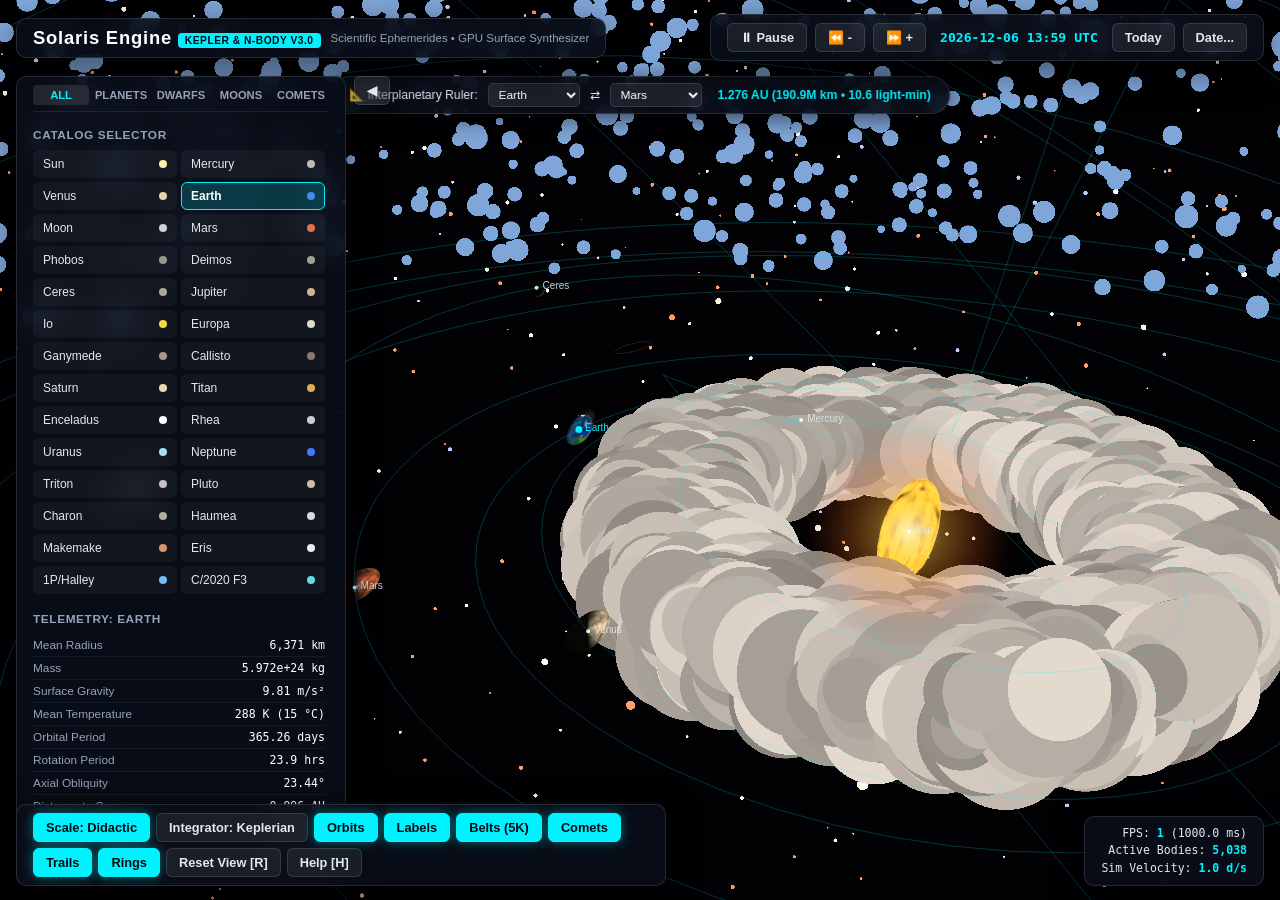
<file: solar2.html>
<!DOCTYPE html>
<html lang="en">
<head>
  <meta charset="UTF-8">
  <meta name="viewport" content="width=device-width, initial-scale=1.0, user-scalable=no">
  <title>Solaris Engine v3.0 - Precision Solar System Simulation</title>
  <style>
    :root {
      --bg-glass: rgba(10, 14, 26, 0.88);
      --bg-panel: rgba(14, 20, 36, 0.94);
      --border-glass: rgba(255, 255, 255, 0.12);
      --accent: #00f2fe;
      --accent-glow: rgba(0, 242, 254, 0.4);
      --text: #e2e8f0;
      --text-muted: #94a3b8;
      --font: -apple-system, BlinkMacSystemFont, "Segoe UI", Roboto, Helvetica, Arial, sans-serif;
      --mono: "SF Mono", "Roboto Mono", Menlo, Consolas, monospace;
    }

    * { box-sizing: border-box; margin: 0; padding: 0; -webkit-user-select: none; user-select: none; }
    body, html { width: 100%; height: 100%; overflow: hidden; background-color: #010206; font-family: var(--font); color: var(--text); }

    #canvas-container { position: absolute; inset: 0; width: 100%; height: 100%; z-index: 1; }
    canvas { position: absolute; inset: 0; width: 100%; height: 100%; display: block; }
    #overlayCanvas { pointer-events: none; z-index: 2; }

    /* Top HUD Navigation Bar */
    #top-hud {
      position: absolute; top: 14px; left: 16px; right: 16px;
      display: flex; justify-content: space-between; align-items: center;
      pointer-events: none; z-index: 10;
    }
    .hud-card {
      background: var(--bg-glass);
      backdrop-filter: blur(14px); -webkit-backdrop-filter: blur(14px);
      border: 1px solid var(--border-glass);
      border-radius: 10px; padding: 8px 16px; pointer-events: auto;
      box-shadow: 0 10px 35px rgba(0,0,0,0.55);
    }
    .brand-title { display: flex; align-items: center; gap: 10px; }
    .brand-title h1 { font-size: 1.15rem; font-weight: 800; letter-spacing: 0.8px; color: #fff; }
    .badge { font-size: 0.64rem; background: var(--accent); color: #020b14; padding: 2px 7px; border-radius: 4px; font-weight: 800; text-transform: uppercase; letter-spacing: 0.5px; }
    .brand-title p { font-size: 0.72rem; color: var(--text-muted); }

    /* Time & Date Controls */
    #time-bar { display: flex; align-items: center; gap: 8px; }
    .btn {
      background: rgba(255, 255, 255, 0.07); border: 1px solid var(--border-glass);
      color: var(--text); padding: 6px 12px; border-radius: 6px; cursor: pointer;
      font-size: 0.80rem; font-weight: 600; transition: all 0.2s cubic-bezier(0.4, 0, 0.2, 1);
      display: inline-flex; align-items: center; justify-content: center; gap: 5px;
    }
    .btn:hover { background: rgba(255, 255, 255, 0.18); border-color: rgba(255, 255, 255, 0.3); color: #fff; transform: translateY(-1px); }
    .btn.active { background: var(--accent); color: #020b14; border-color: var(--accent); font-weight: 700; box-shadow: 0 0 12px var(--accent-glow); }
    .date-display { font-family: var(--mono); font-size: 0.82rem; color: #00f2fe; padding: 0 6px; font-weight: 600; }

    /* Sidebar Inspector & Catalog */
    #sidebar {
      position: absolute; top: 76px; left: 16px; bottom: 16px; width: 330px;
      display: flex; flex-direction: column; gap: 10px; z-index: 10;
      transition: transform 0.35s cubic-bezier(0.16, 1, 0.3, 1);
    }
    #sidebar.collapsed { transform: translateX(-354px); }
    .sidebar-scroll {
      flex: 1; overflow-y: auto; overflow-x: hidden;
      padding-right: 4px; display: flex; flex-direction: column; gap: 12px;
    }
    .sidebar-scroll::-webkit-scrollbar { width: 4px; }
    .sidebar-scroll::-webkit-scrollbar-thumb { background: rgba(255,255,255,0.22); border-radius: 4px; }

    .category-tabs { display: flex; gap: 4px; margin-bottom: 6px; border-bottom: 1px solid rgba(255,255,255,0.08); padding-bottom: 6px; }
    .tab-btn {
      flex: 1; background: transparent; border: none; color: var(--text-muted);
      font-size: 0.70rem; font-weight: 700; text-transform: uppercase; padding: 4px 0;
      cursor: pointer; border-radius: 4px; transition: all 0.2s;
    }
    .tab-btn.active { background: rgba(255,255,255,0.1); color: var(--accent); }

    .body-grid { display: grid; grid-template-columns: 1fr 1fr; gap: 4px; }
    .body-btn {
      text-align: left; background: rgba(255,255,255,0.04); border: 1px solid transparent;
      padding: 6px 9px; border-radius: 6px; font-size: 0.75rem; color: var(--text); cursor: pointer;
      display: flex; align-items: center; justify-content: space-between;
    }
    .body-btn:hover { background: rgba(255,255,255,0.1); border-color: var(--border-glass); }
    .body-btn.selected { background: rgba(0, 242, 254, 0.18); border-color: var(--accent); color: #fff; font-weight: 700; }
    .body-dot { width: 8px; height: 8px; border-radius: 50%; display: inline-block; }

    /* Telemetry Sheet */
    .panel-header { font-size: 0.74rem; text-transform: uppercase; font-weight: 800; color: var(--text-muted); letter-spacing: 0.6px; margin-bottom: 8px; }
    .data-table { width: 100%; border-collapse: collapse; font-size: 0.74rem; }
    .data-table td { padding: 4px 0; border-bottom: 1px solid rgba(255,255,255,0.06); }
    .data-table td:first-child { color: var(--text-muted); width: 48%; }
    .data-table td:last-child { color: #fff; text-align: right; font-family: var(--mono); font-size: 0.72rem; }

    /* Interplanetary Distance Ruler Banner */
    #ruler-banner {
      position: absolute; top: 76px; left: 50%; transform: translateX(-50%);
      background: var(--bg-glass); backdrop-filter: blur(12px); border: 1px solid var(--border-glass);
      border-radius: 20px; padding: 6px 18px; font-size: 0.76rem; color: var(--text);
      display: flex; align-items: center; gap: 10px; pointer-events: auto; z-index: 9;
      box-shadow: 0 4px 25px rgba(0,0,0,0.6);
    }
    #ruler-banner select {
      background: rgba(255,255,255,0.08); border: 1px solid var(--border-glass); color: #fff;
      border-radius: 5px; padding: 3px 6px; font-size: 0.74rem; outline: none; cursor: pointer;
    }

    /* Bottom HUD Toolbar & Metrics */
    #bottom-hud {
      position: absolute; bottom: 14px; left: 16px; right: 16px;
      display: flex; justify-content: space-between; align-items: flex-end;
      pointer-events: none; z-index: 10;
    }
    .toggle-group { display: flex; flex-wrap: wrap; gap: 6px; max-width: 650px; }
    .metrics-panel { font-family: var(--mono); font-size: 0.72rem; line-height: 1.5; text-align: right; }
    .metrics-val { color: var(--accent); font-weight: bold; }

    /* Help Dialog Modal */
    #help-dialog {
      position: absolute; inset: 0; margin: auto; width: 440px; height: fit-content; max-height: 85vh;
      background: var(--bg-panel); backdrop-filter: blur(20px); border: 1px solid var(--border-glass);
      border-radius: 12px; padding: 22px; z-index: 100; box-shadow: 0 20px 60px rgba(0,0,0,0.85);
      display: none; flex-direction: column; gap: 14px;
    }
    #help-dialog h2 { font-size: 1.1rem; color: #fff; border-bottom: 1px solid var(--border-glass); padding-bottom: 8px; }
    .shortcuts-grid { display: grid; grid-template-columns: auto 1fr; gap: 7px 16px; font-size: 0.76rem; align-items: center; }
    .key-badge { background: rgba(255,255,255,0.14); padding: 3px 8px; border-radius: 4px; font-family: var(--mono); font-weight: bold; text-align: center; color: var(--accent); }

    #toggle-sidebar-btn { position: absolute; top: 76px; left: 354px; z-index: 11; transition: left 0.35s cubic-bezier(0.16, 1, 0.3, 1); }
    #sidebar.collapsed ~ #toggle-sidebar-btn { left: 16px; }
  </style>
</head>
<body>
  <div id="canvas-container">
    <canvas id="glCanvas"></canvas>
    <canvas id="overlayCanvas"></canvas>
  </div>

  <header id="top-hud">
    <div class="hud-card brand-title">
      <h1>Solaris Engine <span class="badge">Kepler & N-Body v3.0</span></h1>
      <p>Scientific Ephemerides • GPU Surface Synthesizer</p>
    </div>

    <div class="hud-card" id="time-bar">
      <button class="btn" id="btn-pause" title="Space">⏸ Pause</button>
      <button class="btn" id="btn-rev" title="Reverse Time">⏪ -</button>
      <button class="btn" id="btn-fwd" title="Speed Time">⏩ +</button>
      <div class="date-display" id="date-label">2026-10-12 12:00 UTC</div>
      <button class="btn" id="btn-today">Today</button>
      <button class="btn" id="btn-custom-date">Date...</button>
    </div>
  </header>

  <aside id="sidebar" class="hud-card">
    <div class="category-tabs">
      <button class="tab-btn active" data-cat="all">All</button>
      <button class="tab-btn" data-cat="planet">Planets</button>
      <button class="tab-btn" data-cat="dwarf">Dwarfs</button>
      <button class="tab-btn" data-cat="moon">Moons</button>
      <button class="tab-btn" data-cat="comet">Comets</button>
    </div>
    <div class="sidebar-scroll">
      <div>
        <div class="panel-header">Catalog Selector</div>
        <div class="body-grid" id="planet-buttons"></div>
      </div>
      <div id="inspector-card" style="margin-top: 6px;">
        <div class="panel-header" id="inspector-title">Telemetry: Sun</div>
        <table class="data-table" id="telemetry-table">
          <tbody></tbody>
        </table>
      </div>
    </div>
  </aside>
  <button class="btn hud-card" id="toggle-sidebar-btn">◀</button>

  <div id="ruler-banner">
    <span>📐 Interplanetary Ruler:</span>
    <select id="ruler-from"></select>
    <span>⇄</span>
    <select id="ruler-to"></select>
    <strong id="ruler-result" style="color:var(--accent); margin-left: 6px;">0.00 AU</strong>
  </div>

  <footer id="bottom-hud">
    <div class="hud-card toggle-group">
      <button class="btn active" id="toggle-scale">Scale: Didactic</button>
      <button class="btn" id="toggle-physics">Integrator: Keplerian</button>
      <button class="btn active" id="toggle-orbits">Orbits</button>
      <button class="btn active" id="toggle-labels">Labels</button>
      <button class="btn active" id="toggle-belts">Belts (5K)</button>
      <button class="btn active" id="toggle-comets">Comets</button>
      <button class="btn active" id="toggle-trails">Trails</button>
      <button class="btn active" id="toggle-rings">Rings</button>
      <button class="btn" id="btn-reset-cam">Reset View [R]</button>
      <button class="btn" id="btn-help">Help [H]</button>
    </div>

    <div class="hud-card metrics-panel">
      <div>FPS: <span class="metrics-val" id="metric-fps">60</span> (<span id="metric-ms">16.6</span> ms)</div>
      <div>Active Bodies: <span class="metrics-val" id="metric-bodies">5,038</span></div>
      <div id="metric-nbody-drift" style="display:none;">Energy Drift: <span class="metrics-val" id="metric-drift">0.0000%</span></div>
      <div>Sim Velocity: <span class="metrics-val" id="metric-speed">1.0 d/s</span></div>
    </div>
  </footer>

  <div id="help-dialog">
    <h2>Simulation Controls & Shortcuts</h2>
    <div class="shortcuts-grid">
      <span class="key-badge">Space</span><span>Pause / Resume simulation</span>
      <span class="key-badge">+ / -</span><span>Double / Halve simulation speed</span>
      <span class="key-badge">1 - 9</span><span>Focus planet (1:Mercury .. 9:Neptune)</span>
      <span class="key-badge">0</span><span>Focus Sun</span>
      <span class="key-badge">F</span><span>Follow focused body</span>
      <span class="key-badge">R</span><span>Reset camera position & orientation</span>
      <span class="key-badge">Left Drag</span><span>Orbit / Rotate 3D camera</span>
      <span class="key-badge">Right Drag</span><span>Pan camera target</span>
      <span class="key-badge">Wheel</span><span>Smooth distance zoom</span>
      <span class="key-badge">H</span><span>Toggle this Help overlay</span>
    </div>
    <button class="btn" id="btn-close-help" style="margin-top:8px; width:100%;">Close</button>
  </div>

  <script>
  (function() {
    'use strict';

    /* =========================================================================
       1. ASTROPHYSICAL CONSTANTS & J2000 EPHEMERIDES (NASA / JPL)
       Distances: AU, Angles: radians, Periods: Julian days, Mass: kg
       ========================================================================= */
    const AU_KM = 149597870.7;          // 1 AU in km
    const G_REAL = 6.67430e-11;          // m^3 / (kg * s^2)
    const SPEED_OF_LIGHT = 299792.458;   // km/s
    const DEG_TO_RAD = Math.PI / 180.0;
    const J2000_EPOCH = 2451545.0;       // Julian Date 2000-01-01 12:00:00 UTC

    const CELESTIAL_CATALOG = [
      {
        id: 'sun', name: 'Sun', type: 'star',
        radiusKm: 696340, massKg: 1.9885e30, gravity: 274.0, tempK: 5778,
        color: [1.0, 0.95, 0.65],
        rotPeriod: 609.12, obliq: 7.25,
        a: 0, e: 0, i: 0, node: 0, peri: 0, M0: 0, period: 1, moons: 0
      },
      {
        id: 'mercury', name: 'Mercury', type: 'planet',
        radiusKm: 2439.7, massKg: 3.3011e23, gravity: 3.70, tempK: 440,
        color: [0.75, 0.72, 0.70],
        a: 0.387098, e: 0.205630, i: 7.005, node: 48.331, peri: 29.124, M0: 174.796,
        period: 87.969, rotPeriod: 1407.6, obliq: 0.034, moons: 0
      },
      {
        id: 'venus', name: 'Venus', type: 'planet',
        radiusKm: 6051.8, massKg: 4.8675e24, gravity: 8.87, tempK: 737,
        color: [0.92, 0.82, 0.65],
        a: 0.723332, e: 0.006773, i: 3.3945, node: 76.680, peri: 54.884, M0: 50.115,
        period: 224.701, rotPeriod: -5832.5, obliq: 177.36, moons: 0 // Retrograde rotation
      },
      {
        id: 'earth', name: 'Earth', type: 'planet',
        radiusKm: 6371.0, massKg: 5.9723e24, gravity: 9.807, tempK: 288,
        color: [0.25, 0.55, 0.95],
        a: 1.000000, e: 0.016709, i: 0.00005, node: -11.261, peri: 102.947, M0: 100.464,
        period: 365.256, rotPeriod: 23.934, obliq: 23.44, moons: 1, hasAtmosphere: true, hasCities: true
      },
      {
        id: 'moon', parent: 'earth', name: 'Moon', type: 'moon',
        radiusKm: 1737.4, massKg: 7.342e22, gravity: 1.62, tempK: 220,
        color: [0.82, 0.82, 0.84],
        a: 0.00257, e: 0.0549, i: 5.145, node: 125.08, peri: 318.15, M0: 115.36,
        period: 27.321, rotPeriod: 655.7, obliq: 6.68, moons: 0
      },
      {
        id: 'mars', name: 'Mars', type: 'planet',
        radiusKm: 3389.5, massKg: 6.4171e23, gravity: 3.72, tempK: 210,
        color: [0.88, 0.45, 0.28],
        a: 1.523679, e: 0.093400, i: 1.850, node: 49.558, peri: 286.502, M0: 19.373,
        period: 686.980, rotPeriod: 24.622, obliq: 25.19, moons: 2
      },
      {
        id: 'phobos', parent: 'mars', name: 'Phobos', type: 'moon',
        radiusKm: 11.26, massKg: 1.065e16, gravity: 0.0057, tempK: 233,
        color: [0.6, 0.58, 0.55],
        a: 0.0000627, e: 0.0151, i: 1.093, node: 48.0, peri: 150.0, M0: 20.0,
        period: 0.3189, rotPeriod: 7.65, obliq: 0, moons: 0
      },
      {
        id: 'deimos', parent: 'mars', name: 'Deimos', type: 'moon',
        radiusKm: 6.2, massKg: 1.476e15, gravity: 0.003, tempK: 233,
        color: [0.65, 0.62, 0.60],
        a: 0.0001568, e: 0.00033, i: 0.93, node: 49.0, peri: 280.0, M0: 45.0,
        period: 1.263, rotPeriod: 30.3, obliq: 0, moons: 0
      },
      {
        id: 'ceres', name: 'Ceres', type: 'dwarf',
        radiusKm: 473.0, massKg: 9.383e20, gravity: 0.28, tempK: 168,
        color: [0.68, 0.65, 0.62],
        a: 2.7675, e: 0.0758, i: 10.593, node: 80.329, peri: 73.597, M0: 77.37,
        period: 1681.63, rotPeriod: 9.07, obliq: 4.0, moons: 0
      },
      {
        id: 'jupiter', name: 'Jupiter', type: 'planet',
        radiusKm: 69911, massKg: 1.8982e27, gravity: 24.79, tempK: 165,
        color: [0.82, 0.70, 0.56], hasRings: true, ringInner: 1.35, ringOuter: 1.75, ringOpacity: 0.15,
        a: 5.204267, e: 0.048498, i: 1.303, node: 100.464, peri: 273.867, M0: 20.020,
        period: 4332.59, rotPeriod: 9.925, obliq: 3.13, moons: 95
      },
      {
        id: 'io', parent: 'jupiter', name: 'Io', type: 'moon',
        radiusKm: 1821.6, massKg: 8.93e22, gravity: 1.796, tempK: 130,
        color: [0.95, 0.85, 0.25],
        a: 0.002819, e: 0.0041, i: 0.05, node: 0, peri: 84.0, M0: 10.0,
        period: 1.769, rotPeriod: 42.4, obliq: 0, moons: 0
      },
      {
        id: 'europa', parent: 'jupiter', name: 'Europa', type: 'moon',
        radiusKm: 1560.8, massKg: 4.80e22, gravity: 1.315, tempK: 102,
        color: [0.88, 0.85, 0.78],
        a: 0.004485, e: 0.009, i: 0.47, node: 0, peri: 42.0, M0: 50.0,
        period: 3.551, rotPeriod: 85.2, obliq: 0.1, moons: 0
      },
      {
        id: 'ganymede', parent: 'jupiter', name: 'Ganymede', type: 'moon',
        radiusKm: 2634.1, massKg: 1.48e23, gravity: 1.428, tempK: 110,
        color: [0.65, 0.60, 0.55],
        a: 0.007155, e: 0.0013, i: 0.20, node: 0, peri: 90.0, M0: 90.0,
        period: 7.155, rotPeriod: 171.7, obliq: 0.2, moons: 0
      },
      {
        id: 'callisto', parent: 'jupiter', name: 'Callisto', type: 'moon',
        radiusKm: 2410.3, massKg: 1.08e23, gravity: 1.235, tempK: 134,
        color: [0.52, 0.48, 0.45],
        a: 0.012585, e: 0.0074, i: 0.28, node: 0, peri: 10.0, M0: 12.0,
        period: 16.689, rotPeriod: 400.5, obliq: 0, moons: 0
      },
      {
        id: 'saturn', name: 'Saturn', type: 'planet',
        radiusKm: 58232, massKg: 5.6834e26, gravity: 10.44, tempK: 134,
        color: [0.91, 0.85, 0.68], hasRings: true, ringInner: 1.22, ringOuter: 2.32, ringOpacity: 0.95,
        a: 9.5826, e: 0.05555, i: 2.485, node: 113.665, peri: 339.392, M0: 317.020,
        period: 10759.22, rotPeriod: 10.656, obliq: 26.73, moons: 146
      },
      {
        id: 'titan', parent: 'saturn', name: 'Titan', type: 'moon',
        radiusKm: 2574.7, massKg: 1.345e23, gravity: 1.352, tempK: 94,
        color: [0.88, 0.68, 0.35],
        a: 0.008167, e: 0.0288, i: 0.348, node: 0, peri: 180.0, M0: 30.0,
        period: 15.945, rotPeriod: 382.7, obliq: 0, moons: 0
      },
      {
        id: 'enceladus', parent: 'saturn', name: 'Enceladus', type: 'moon',
        radiusKm: 252.1, massKg: 1.08e20, gravity: 0.113, tempK: 75,
        color: [0.98, 0.98, 1.0],
        a: 0.00159, e: 0.0047, i: 0.019, node: 0, peri: 200.0, M0: 60.0,
        period: 1.370, rotPeriod: 32.9, obliq: 0, moons: 0
      },
      {
        id: 'rhea', parent: 'saturn', name: 'Rhea', type: 'moon',
        radiusKm: 763.8, massKg: 2.306e21, gravity: 0.264, tempK: 76,
        color: [0.80, 0.80, 0.82],
        a: 0.00352, e: 0.0012, i: 0.345, node: 0, peri: 110.0, M0: 10.0,
        period: 4.518, rotPeriod: 108.4, obliq: 0, moons: 0
      },
      {
        id: 'uranus', name: 'Uranus', type: 'planet',
        radiusKm: 25362, massKg: 8.6810e25, gravity: 8.69, tempK: 76,
        color: [0.65, 0.88, 0.92], hasRings: true, ringInner: 1.5, ringOuter: 2.0, ringOpacity: 0.25,
        a: 19.2294, e: 0.046381, i: 0.772, node: 74.006, peri: 96.998, M0: 142.238,
        period: 30685.4, rotPeriod: -17.24, obliq: 97.77, moons: 28 // Rolling on side
      },
      {
        id: 'neptune', name: 'Neptune', type: 'planet',
        radiusKm: 24622, massKg: 1.0241e26, gravity: 11.15, tempK: 72,
        color: [0.28, 0.48, 0.98], hasRings: true, ringInner: 1.6, ringOuter: 2.1, ringOpacity: 0.20,
        a: 30.0699, e: 0.009456, i: 1.770, node: 131.784, peri: 273.187, M0: 256.228,
        period: 60189.0, rotPeriod: 16.11, obliq: 28.32, moons: 16
      },
      {
        id: 'triton', parent: 'neptune', name: 'Triton', type: 'moon',
        radiusKm: 1353.4, massKg: 2.14e22, gravity: 0.779, tempK: 38,
        color: [0.78, 0.75, 0.80],
        a: 0.00237, e: 0.000016, i: 156.885, node: 160.0, peri: 0, M0: 0,
        period: -5.877, rotPeriod: -141.0, obliq: 0, moons: 0 // Retrograde capture
      },
      {
        id: 'pluto', name: 'Pluto', type: 'dwarf',
        radiusKm: 1188.3, massKg: 1.303e22, gravity: 0.62, tempK: 44,
        color: [0.82, 0.73, 0.65],
        a: 39.482, e: 0.2488, i: 17.16, node: 110.30, peri: 113.76, M0: 14.53,
        period: 90560, rotPeriod: -153.3, obliq: 122.53, moons: 5
      },
      {
        id: 'charon', parent: 'pluto', name: 'Charon', type: 'moon',
        radiusKm: 606.0, massKg: 1.586e21, gravity: 0.288, tempK: 53,
        color: [0.70, 0.68, 0.65],
        a: 0.000131, e: 0.00005, i: 0.08, node: 0, peri: 0, M0: 0,
        period: 6.387, rotPeriod: 153.3, obliq: 0, moons: 0
      },
      {
        id: 'haumea', name: 'Haumea', type: 'dwarf',
        radiusKm: 816.0, massKg: 4.006e21, gravity: 0.401, tempK: 50,
        color: [0.85, 0.85, 0.88],
        a: 43.13, e: 0.1912, i: 28.19, node: 121.9, peri: 240.2, M0: 215.3,
        period: 103774, rotPeriod: 3.915, obliq: 126.0, moons: 2
      },
      {
        id: 'makemake', name: 'Makemake', type: 'dwarf',
        radiusKm: 715.0, massKg: 3.1e21, gravity: 0.50, tempK: 35,
        color: [0.84, 0.58, 0.44],
        a: 45.79, e: 0.1559, i: 28.96, node: 79.62, peri: 295.6, M0: 165.5,
        period: 112897, rotPeriod: 22.83, obliq: 29.0, moons: 1
      },
      {
        id: 'eris', name: 'Eris', type: 'dwarf',
        radiusKm: 1163.0, massKg: 1.66e22, gravity: 0.82, tempK: 42,
        color: [0.92, 0.92, 0.94],
        a: 67.78, e: 0.4407, i: 44.04, node: 35.87, peri: 151.6, M0: 205.9,
        period: 203830, rotPeriod: 25.9, obliq: 78.0, moons: 1
      },
      {
        id: 'halley', name: '1P/Halley', type: 'comet',
        radiusKm: 5.5, massKg: 2.2e14, gravity: 0.002, tempK: 200,
        color: [0.45, 0.75, 0.95], isComet: true,
        a: 17.834, e: 0.96714, i: 17.756, node: 58.42, peri: 111.33, M0: 38.38,
        period: 27509, rotPeriod: 52.8, obliq: 18.0, moons: 0
      },
      {
        id: 'neowise', name: 'C/2020 F3', type: 'comet',
        radiusKm: 2.5, massKg: 1.0e13, gravity: 0.001, tempK: 180,
        color: [0.40, 0.85, 0.90], isComet: true,
        a: 360.0, e: 0.99918, i: 128.93, node: 61.01, peri: 171.91, M0: 0.1,
        period: 6800 * 365.25, rotPeriod: 7.58, obliq: 0, moons: 0
      }
    ];

    /* =========================================================================
       2. VECTOR, MATRIX & 3D MATH ENGINE
       ========================================================================= */
    const Mat4 = {
      create() { return new Float32Array(16); },
      identity(out) {
        out.fill(0);
        out[0] = out[5] = out[10] = out[15] = 1.0;
        return out;
      },
      perspective(out, fovRad, aspect, near, far) {
        out.fill(0);
        const f = 1.0 / Math.tan(fovRad * 0.5);
        const rangeInv = 1.0 / (near - far);
        out[0] = f / aspect;
        out[5] = f;
        out[10] = (near + far) * rangeInv;
        out[11] = -1.0;
        out[14] = (2.0 * near * far) * rangeInv;
        return out;
      },
      lookAt(out, eye, target, up) {
        let zx = eye[0] - target[0], zy = eye[1] - target[1], zz = eye[2] - target[2];
        let len = 1.0 / (Math.hypot(zx, zy, zz) || 1);
        zx *= len; zy *= len; zz *= len;

        let xx = up[1] * zz - up[2] * zy, xy = up[2] * zx - up[0] * zz, xz = up[0] * zy - up[1] * zx;
        len = 1.0 / (Math.hypot(xx, xy, xz) || 1);
        xx *= len; xy *= len; xz *= len;

        const yx = zy * xz - zz * xy, yy = zz * xx - zx * xz, yz = zx * xy - zy * xx;

        out[0] = xx; out[1] = yx; out[2] = zx; out[3] = 0;
        out[4] = xy; out[5] = yy; out[6] = zy; out[7] = 0;
        out[8] = xz; out[9] = yz; out[10] = zz; out[11] = 0;
        out[12] = -(xx * eye[0] + xy * eye[1] + xz * eye[2]);
        out[13] = -(yx * eye[0] + yy * eye[1] + yz * eye[2]);
        out[14] = -(zx * eye[0] + zy * eye[1] + zz * eye[2]);
        out[15] = 1.0;
        return out;
      }
    };

    /* =========================================================================
       3. KEPLERIAN EPHEMERIDES SOLVER (NEWTON-RAPHSON)
       ========================================================================= */
    const Kepler = {
      solveKepler(M, e) {
        M = M % (Math.PI * 2);
        if (M < 0) M += Math.PI * 2;
        let E = e > 0.8 ? Math.PI : M;
        const tol = 1e-8;
        for (let i = 0; i < 35; i++) {
          const delta = E - e * Math.sin(E) - M;
          if (Math.abs(delta) < tol) break;
          E -= delta / (1.0 - e * Math.cos(E));
        }
        return E;
      },

      getHeliocentricPosition(body, julianDate) {
        if (body.a === 0) return [0, 0, 0];
        const daysSinceEpoch = julianDate - J2000_EPOCH;
        const n = (Math.PI * 2) / body.period;
        const M = (body.M0 * DEG_TO_RAD) + n * daysSinceEpoch;
        const e = body.e;
        const a = body.a;
        const E = this.solveKepler(M, e);

        // Orbital plane position
        const P = a * (Math.cos(E) - e);
        const Q = a * Math.sin(E) * Math.sqrt(Math.max(0, 1.0 - e * e));

        const omega = body.peri * DEG_TO_RAD;
        const node = body.node * DEG_TO_RAD;
        const inc = body.i * DEG_TO_RAD;

        const cosO = Math.cos(node), sinO = Math.sin(node);
        const cosw = Math.cos(omega), sinw = Math.sin(omega);
        const cosi = Math.cos(inc),  sini = Math.sin(inc);

        const px = cosO * cosw - sinO * sinw * cosi;
        const py = sinO * cosw + cosO * sinw * cosi;
        const pz = sinw * sini;

        const qx = -cosO * sinw - sinO * cosw * cosi;
        const qy = -sinO * sinw + cosO * cosw * cosi;
        const qz = cosw * sini;

        // X = X, Y = Z (vertical ecliptic), Z = Y
        return [P * px + Q * qx, P * pz + Q * qz, P * py + Q * qy];
      }
    };

    /* =========================================================================
       4. PROCEDURAL FAST FBM NOISE ENGINE
       ========================================================================= */
    const SimpleNoise = {
      perm: new Uint8Array(512),
      init() {
        const p = new Uint8Array(256);
        for (let i = 0; i < 256; i++) p[i] = i;
        for (let i = 255; i > 0; i--) {
          const r = Math.floor(Math.random() * (i + 1));
          const t = p[i]; p[i] = p[r]; p[r] = t;
        }
        for (let i = 0; i < 512; i++) this.perm[i] = p[i & 255];
      },
      fade(t) { return t * t * t * (t * (t * 6 - 15) + 10); },
      lerp(t, a, b) { return a + t * (b - a); },
      grad(hash, x, y) {
        const h = hash & 7;
        const u = h < 4 ? x : y;
        const v = h < 4 ? y : x;
        return ((h & 1) ? -u : u) + ((h & 2) ? -2.0 * v : 2.0 * v);
      },
      noise2D(x, y) {
        const X = Math.floor(x) & 255, Y = Math.floor(y) & 255;
        x -= Math.floor(x); y -= Math.floor(y);
        const u = this.fade(x), v = this.fade(y);
        const A = this.perm[X] + Y, B = this.perm[X + 1] + Y;
        return this.lerp(v,
          this.lerp(u, this.grad(this.perm[A], x, y), this.grad(this.perm[B], x - 1, y)),
          this.lerp(u, this.grad(this.perm[A + 1], x, y - 1), this.grad(this.perm[B + 1], x - 1, y - 1))
        );
      },
      fbm(x, y, octaves = 4) {
        let total = 0, amp = 0.5, freq = 1;
        for (let i = 0; i < octaves; i++) {
          total += amp * this.noise2D(x * freq, y * freq);
          freq *= 2.0; amp *= 0.5;
        }
        return total;
      }
    };
    SimpleNoise.init();

    /* =========================================================================
       5. PROCEDURAL TEXTURE SYNTHESIZER (OFFSCREEN CANVASES)
       ========================================================================= */
    const TextureGenerator = {
      cache: new Map(),
      generate(id, colorRGB, width = 512, height = 256) {
        if (this.cache.has(id)) return this.cache.get(id);
        const canvas = document.createElement('canvas');
        canvas.width = width; canvas.height = height;
        const ctx = canvas.getContext('2d');
        const img = ctx.createImageData(width, height);
        const data = img.data;

        for (let y = 0; y < height; y++) {
          const v = y / height;
          for (let x = 0; x < width; x++) {
            const u = x / width;
            const idx = (y * width + x) * 4;
            let r = colorRGB[0], g = colorRGB[1], b = colorRGB[2];

            if (id === 'sun') {
              const n1 = SimpleNoise.fbm(u * 14, v * 7, 4);
              const spots = Math.pow(Math.max(0, SimpleNoise.noise2D(u * 7, v * 7)), 5);
              const flare = 0.82 + 0.38 * n1 - spots * 0.9;
              r = Math.min(255, 255 * flare);
              g = Math.min(255, 215 * flare);
              b = Math.min(255, 65 * flare);
            } else if (id === 'earth') {
              const n = SimpleNoise.fbm(u * 7.5, v * 3.8, 5);
              const isLand = n > 0.04;
              const ice = Math.pow(Math.abs(v - 0.5) * 2, 6);
              if (ice > 0.58) {
                r = 235; g = 245; b = 255;
              } else if (isLand) {
                r = 45 + n * 65; g = 115 + n * 45; b = 38;
              } else {
                r = 16; g = 55 + n * 35; b = 150 + n * 55;
              }
              const clouds = Math.max(0, SimpleNoise.fbm(u * 9 + 1.2, v * 4.5, 3) - 0.12);
              r = r * (1 - clouds) + 252 * clouds;
              g = g * (1 - clouds) + 252 * clouds;
              b = b * (1 - clouds) + 255 * clouds;
            } else if (id === 'jupiter') {
              const bands = Math.sin(v * 38 + SimpleNoise.fbm(u * 6, v * 18, 2) * 2.2);
              const isSpot = Math.hypot((u - 0.65) * 2.2, (v - 0.65) * 6.0) < 0.24;
              if (isSpot) {
                r = 200; g = 85; b = 58;
              } else {
                const f = 0.5 + 0.5 * bands;
                r = 185 + f * 48; g = 145 + f * 38; b = 105 + f * 28;
              }
            } else {
              const n = SimpleNoise.fbm(u * 12, v * 6, 4);
              const c = 0.72 + 0.42 * n;
              r = Math.min(255, r * 255 * c);
              g = Math.min(255, g * 255 * c);
              b = Math.min(255, b * 255 * c);
            }

            data[idx] = r; data[idx + 1] = g; data[idx + 2] = b; data[idx + 3] = 255;
          }
        }
        ctx.putImageData(img, 0, 0);
        this.cache.set(id, canvas);
        return canvas;
      },

      generateRing(width = 512, height = 64) {
        const canvas = document.createElement('canvas');
        canvas.width = width; canvas.height = height;
        const ctx = canvas.getContext('2d');
        const img = ctx.createImageData(width, height);
        const data = img.data;

        for (let x = 0; x < width; x++) {
          const u = x / width; // Radial normalized distance
          // Cassini division at u in [0.68, 0.73]
          let alpha = 230;
          if (u < 0.08 || u > 0.95) alpha = 0;
          else if (u > 0.67 && u < 0.73) alpha = 18; // Cassini division transparency
          else alpha = Math.floor(180 + 75 * Math.sin(u * 120));

          for (let y = 0; y < height; y++) {
            const idx = (y * width + x) * 4;
            data[idx] = 215; data[idx + 1] = 195; data[idx + 2] = 165;
            data[idx + 3] = alpha;
          }
        }
        ctx.putImageData(img, 0, 0);
        return canvas;
      }
    };

    /* =========================================================================
       6. WEBGL RENDERING SHADERS
       ========================================================================= */
    const VS_SPHERE = `
      attribute vec3 aPosition;
      attribute vec3 aNormal;
      attribute vec2 aTexCoord;

      uniform mat4 uProjection;
      uniform mat4 uView;
      uniform mat4 uModel;
      uniform vec3 uSunPosition;

      varying vec3 vNormal;
      varying vec3 vWorldPos;
      varying vec2 vTexCoord;
      varying vec3 vLightDir;

      void main() {
        vec4 worldPos = uModel * vec4(aPosition, 1.0);
        vWorldPos = worldPos.xyz;
        vNormal = mat3(uModel) * aNormal;
        vTexCoord = aTexCoord;
        vLightDir = normalize(uSunPosition - worldPos.xyz);
        gl_Position = uProjection * uView * worldPos;
      }
    `;

    const FS_SPHERE = `
      precision mediump float;

      varying vec3 vNormal;
      varying vec3 vWorldPos;
      varying vec2 vTexCoord;
      varying vec3 vLightDir;

      uniform sampler2D uSampler;
      uniform vec3 uBaseColor;
      uniform float uIsSun;
      uniform float uHasAtmosphere;
      uniform float uHasCities;

      void main() {
        vec3 normal = normalize(vNormal);
        vec3 light = normalize(vLightDir);
        vec4 tex = texture2D(uSampler, vTexCoord);

        if (uIsSun > 0.5) {
          gl_FragColor = vec4(tex.rgb * 1.35, 1.0);
          return;
        }

        // Planetary Lambertian Diffuse with soft terminator
        float diff = max(dot(normal, light), 0.0);
        vec3 ambient = uBaseColor * 0.048;
        vec3 dayColor = tex.rgb * (ambient + diff * 1.08);

        // Night-side city lights (Earth)
        if (uHasCities > 0.5 && diff < 0.22) {
          float nightFactor = smoothstep(0.22, 0.0, diff);
          vec3 cityLights = vec3(1.0, 0.85, 0.42) * step(0.68, tex.r) * nightFactor * 0.85;
          dayColor += cityLights;
        }

        // Atmosphere Rayleigh limb halo scattering
        if (uHasAtmosphere > 0.5) {
          float rim = 1.0 - max(dot(normal, normalize(-vWorldPos)), 0.0);
          vec3 halo = vec3(0.28, 0.62, 1.0) * pow(rim, 3.2) * max(dot(normal, light) + 0.35, 0.0);
          dayColor += halo;
        }

        gl_FragColor = vec4(dayColor, 1.0);
      }
    `;

    const VS_POINT = `
      attribute vec3 aPosition;
      attribute vec3 aColor;
      attribute float aSize;

      uniform mat4 uProjection;
      uniform mat4 uView;

      varying vec3 vColor;

      void main() {
        vColor = aColor;
        vec4 pos = uView * vec4(aPosition, 1.0);
        gl_Position = uProjection * pos;
        gl_PointSize = max(1.0, aSize * (460.0 / -pos.z));
      }
    `;

    const FS_POINT = `
      precision mediump float;
      varying vec3 vColor;

      void main() {
        float dist = length(gl_PointCoord - vec2(0.5));
        if (dist > 0.5) discard;
        gl_FragColor = vec4(vColor, smoothstep(0.5, 0.1, dist));
      }
    `;

    /* =========================================================================
       7. N-BODY GRAVITATIONAL INTEGRATOR (VELOCITY-VERLET)
       ========================================================================= */
    class NBodySimulator {
      constructor() {
        this.active = false;
        this.bodies = [];
        this.initialEnergy = 0;
        this.energyDrift = 0;
      }

      init(catalog, julianDate) {
        this.bodies = [];
        // Integrate major bodies: Sun + 8 planets + Pluto
        const targets = catalog.filter(b => !b.parent && b.massKg > 1e22);

        targets.forEach(b => {
          const pos = Kepler.getHeliocentricPosition(b, julianDate);
          const dt = 0.001;
          const posNext = Kepler.getHeliocentricPosition(b, julianDate + dt);
          this.bodies.push({
            id: b.id, mass: b.massKg, pos: [...pos],
            vel: [
              (posNext[0] - pos[0]) / (dt * 86400),
              (posNext[1] - pos[1]) / (dt * 86400),
              (posNext[2] - pos[2]) / (dt * 86400)
            ],
            acc: [0, 0, 0]
          });
        });

        this.computeAccelerations();
        this.initialEnergy = this.computeTotalEnergy();
      }

      computeAccelerations() {
        const G_SIM = G_REAL * Math.pow(1.0 / (AU_KM * 1000), 3) * Math.pow(86400, 2);

        for (let i = 0; i < this.bodies.length; i++) {
          this.bodies[i].acc[0] = 0; this.bodies[i].acc[1] = 0; this.bodies[i].acc[2] = 0;
        }

        for (let i = 0; i < this.bodies.length; i++) {
          for (let j = i + 1; j < this.bodies.length; j++) {
            const b1 = this.bodies[i], b2 = this.bodies[j];
            const dx = b2.pos[0] - b1.pos[0], dy = b2.pos[1] - b1.pos[1], dz = b2.pos[2] - b1.pos[2];
            const distSq = dx * dx + dy * dy + dz * dz + 1e-6;
            const dist = Math.sqrt(distSq);
            const force = (G_SIM / (distSq * dist));

            b1.acc[0] += force * dx * b2.mass; b1.acc[1] += force * dy * b2.mass; b1.acc[2] += force * dz * b2.mass;
            b2.acc[0] -= force * dx * b1.mass; b2.acc[1] -= force * dy * b1.mass; b2.acc[2] -= force * dz * b1.mass;
          }
        }
      }

      step(dtDays) {
        // Multi-substep for high accuracy (5 sub-steps)
        const subSteps = 5;
        const subDt = dtDays / subSteps;

        for (let s = 0; s < subSteps; s++) {
          for (let i = 0; i < this.bodies.length; i++) {
            const b = this.bodies[i];
            b.pos[0] += b.vel[0] * subDt + 0.5 * b.acc[0] * subDt * subDt;
            b.pos[1] += b.vel[1] * subDt + 0.5 * b.acc[1] * subDt * subDt;
            b.pos[2] += b.vel[2] * subDt + 0.5 * b.acc[2] * subDt * subDt;
          }

          const oldAcc = this.bodies.map(b => [...b.acc]);
          this.computeAccelerations();

          for (let i = 0; i < this.bodies.length; i++) {
            const b = this.bodies[i];
            b.vel[0] += 0.5 * (oldAcc[i][0] + b.acc[0]) * subDt;
            b.vel[1] += 0.5 * (oldAcc[i][1] + b.acc[1]) * subDt;
            b.vel[2] += 0.5 * (oldAcc[i][2] + b.acc[2]) * subDt;
          }
        }

        const currentEnergy = this.computeTotalEnergy();
        if (Math.abs(this.initialEnergy) > 1e-12) {
          this.energyDrift = Math.abs((currentEnergy - this.initialEnergy) / this.initialEnergy) * 100.0;
        }
      }

      computeTotalEnergy() {
        let kinetic = 0, potential = 0;
        const G_SIM = G_REAL * Math.pow(1.0 / (AU_KM * 1000), 3) * Math.pow(86400, 2);

        for (let i = 0; i < this.bodies.length; i++) {
          const b = this.bodies[i];
          kinetic += 0.5 * b.mass * (b.vel[0]*b.vel[0] + b.vel[1]*b.vel[1] + b.vel[2]*b.vel[2]);

          for (let j = i + 1; j < this.bodies.length; j++) {
            const b2 = this.bodies[j];
            const dist = Math.hypot(b2.pos[0] - b.pos[0], b2.pos[1] - b.pos[1], b2.pos[2] - b.pos[2]) + 1e-6;
            potential -= (G_SIM * b.mass * b2.mass) / dist;
          }
        }
        return kinetic + potential;
      }
    }

    /* =========================================================================
       8. MAIN SIMULATION SYSTEM CONTROLLER
       ========================================================================= */
    class SolarSystemSim {
      constructor() {
        this.glCanvas = document.getElementById('glCanvas');
        this.overlayCanvas = document.getElementById('overlayCanvas');
        this.gl = this.glCanvas.getContext('webgl', { antialias: true, alpha: false, depth: true });
        this.ctx2d = this.overlayCanvas.getContext('2d');

        this.julianDate = J2000_EPOCH + (Date.now() - Date.UTC(2000, 0, 1, 12, 0, 0)) / 86400000;
        this.timeSpeed = 1.0;
        this.paused = false;

        this.scaleMode = 'didactic'; // 'didactic' or 'realistic'
        this.showOrbits = true;
        this.showLabels = true;
        this.showBelts = true;
        this.showComets = true;
        this.showTrails = true;
        this.showRings = true;

        this.nbody = new NBodySimulator();
        this.selectedBody = CELESTIAL_CATALOG.find(b => b.id === 'earth');
        this.currentCategory = 'all';

        this.camDistance = 14.0;
        this.camYaw = 0.85;
        this.camPitch = 0.42;
        this.camTarget = [0, 0, 0];
        this.isDragging = false;
        this.isPanning = false;
        this.lastMouseX = 0;
        this.lastMouseY = 0;

        this.bodyPositions = new Map();
        this.trailHistories = new Map();
        CELESTIAL_CATALOG.forEach(b => this.trailHistories.set(b.id, []));

        this.initWebGL();
        this.initParticleBelts();
        this.initEventListeners();
        this.buildUI();
        this.resize();

        this.lastFrameTime = performance.now();
        this.fpsCounter = 0;
        this.fpsTimer = performance.now();
      }

      initWebGL() {
        const gl = this.gl;
        if (!gl) return;
        gl.enable(gl.DEPTH_TEST);
        gl.depthFunc(gl.LEQUAL);
        gl.enable(gl.CULL_FACE);
        gl.cullFace(gl.BACK);

        this.sphereShader = this.createProgram(VS_SPHERE, FS_SPHERE);
        this.pointShader = this.createProgram(VS_POINT, FS_POINT);

        this.sphereMesh = this.createSphere(28, 28);
        this.sphereVAO = {
          posBuf: gl.createBuffer(), normBuf: gl.createBuffer(),
          uvBuf: gl.createBuffer(), idxBuf: gl.createBuffer(),
          count: this.sphereMesh.indices.length
        };

        gl.bindBuffer(gl.ARRAY_BUFFER, this.sphereVAO.posBuf);
        gl.bufferData(gl.ARRAY_BUFFER, this.sphereMesh.positions, gl.STATIC_DRAW);
        gl.bindBuffer(gl.ARRAY_BUFFER, this.sphereVAO.normBuf);
        gl.bufferData(gl.ARRAY_BUFFER, this.sphereMesh.normals, gl.STATIC_DRAW);
        gl.bindBuffer(gl.ARRAY_BUFFER, this.sphereVAO.uvBuf);
        gl.bufferData(gl.ARRAY_BUFFER, this.sphereMesh.uvs, gl.STATIC_DRAW);
        gl.bindBuffer(gl.ELEMENT_ARRAY_BUFFER, this.sphereVAO.idxBuf);
        gl.bufferData(gl.ELEMENT_ARRAY_BUFFER, this.sphereMesh.indices, gl.STATIC_DRAW);

        // Upload procedural textures
        this.glTextures = new Map();
        CELESTIAL_CATALOG.forEach(b => {
          const cvs = TextureGenerator.generate(b.id, b.color, 512, 256);
          const tex = gl.createTexture();
          gl.bindTexture(gl.TEXTURE_2D, tex);
          gl.texImage2D(gl.TEXTURE_2D, 0, gl.RGBA, gl.RGBA, gl.UNSIGNED_BYTE, cvs);
          gl.texParameteri(gl.TEXTURE_2D, gl.TEXTURE_MIN_FILTER, gl.LINEAR);
          gl.texParameteri(gl.TEXTURE_2D, gl.TEXTURE_MAG_FILTER, gl.LINEAR);
          gl.texParameteri(gl.TEXTURE_2D, gl.TEXTURE_WRAP_S, gl.REPEAT);
          gl.texParameteri(gl.TEXTURE_2D, gl.TEXTURE_WRAP_T, gl.CLAMP_TO_EDGE);
          this.glTextures.set(b.id, tex);
        });
      }

      createProgram(vsSrc, fsSrc) {
        const gl = this.gl;
        const vs = gl.createShader(gl.VERTEX_SHADER);
        gl.shaderSource(vs, vsSrc); gl.compileShader(vs);
        const fs = gl.createShader(gl.FRAGMENT_SHADER);
        gl.shaderSource(fs, fsSrc); gl.compileShader(fs);
        const prog = gl.createProgram();
        gl.attachShader(prog, vs); gl.attachShader(prog, fs);
        gl.linkProgram(prog);
        return prog;
      }

      createSphere(latBands, longBands) {
        const positions = [], normals = [], uvs = [], indices = [];
        for (let lat = 0; lat <= latBands; lat++) {
          const theta = lat * Math.PI / latBands;
          const sinTheta = Math.sin(theta), cosTheta = Math.cos(theta);
          for (let lon = 0; lon <= longBands; lon++) {
            const phi = lon * 2 * Math.PI / longBands;
            const x = Math.cos(phi) * sinTheta, y = cosTheta, z = Math.sin(phi) * sinTheta;
            normals.push(x, y, z); positions.push(x, y, z);
            uvs.push(1 - (lon / longBands), lat / latBands);
          }
        }
        for (let lat = 0; lat < latBands; lat++) {
          for (let lon = 0; lon < longBands; lon++) {
            const first = (lat * (longBands + 1)) + lon, second = first + longBands + 1;
            indices.push(first, second, first + 1, second, second + 1, first + 1);
          }
        }
        return {
          positions: new Float32Array(positions), normals: new Float32Array(normals),
          uvs: new Float32Array(uvs), indices: new Uint16Array(indices)
        };
      }

      initParticleBelts() {
        const gl = this.gl;
        const totalPoints = 3200 + 1800 + 5000;
        const positions = new Float32Array(totalPoints * 3);
        const colors = new Float32Array(totalPoints * 3);
        const sizes = new Float32Array(totalPoints);
        let pIdx = 0;

        // 1. Asteroid Belt (2.06 to 3.30 AU) with Kirkwood gaps (3:1 at 2.50 AU, 5:2 at 2.82 AU)
        for (let i = 0; i < 3200; i++) {
          let r = 2.06 + Math.random() * 1.25;
          if (Math.abs(r - 2.50) < 0.05) r += 0.06;
          if (Math.abs(r - 2.82) < 0.04) r += 0.05;
          const theta = Math.random() * Math.PI * 2;
          const inc = (Math.random() - 0.5) * 0.18;
          positions[pIdx * 3] = r * Math.cos(theta);
          positions[pIdx * 3 + 1] = r * Math.sin(inc);
          positions[pIdx * 3 + 2] = r * Math.sin(theta);
          const s = 0.55 + Math.random() * 0.35;
          colors[pIdx * 3] = s; colors[pIdx * 3 + 1] = s * 0.95; colors[pIdx * 3 + 2] = s * 0.90;
          sizes[pIdx] = 1.2 + Math.random() * 1.5;
          pIdx++;
        }

        // 2. Kuiper Belt (30 to 55 AU)
        for (let i = 0; i < 1800; i++) {
          const r = 30.0 + Math.random() * 25.0;
          const theta = Math.random() * Math.PI * 2;
          const inc = (Math.random() - 0.5) * 0.35;
          positions[pIdx * 3] = r * Math.cos(theta);
          positions[pIdx * 3 + 1] = r * Math.sin(inc);
          positions[pIdx * 3 + 2] = r * Math.sin(theta);
          colors[pIdx * 3] = 0.50; colors[pIdx * 3 + 1] = 0.65; colors[pIdx * 3 + 2] = 0.85;
          sizes[pIdx] = 1.0 + Math.random() * 1.2;
          pIdx++;
        }

        // 3. Realistic Celestial Starfield (5000 stars with Milky Way galactic density plane)
        for (let i = 0; i < 5000; i++) {
          const u = Math.random(), v = Math.random();
          const theta = u * 2.0 * Math.PI, phi = Math.acos(2.0 * v - 1.0);
          const dist = 360.0;
          let y = dist * Math.cos(phi);
          if (Math.random() < 0.42) y *= 0.22; // Galactic plane concentration
          positions[pIdx * 3] = dist * Math.sin(phi) * Math.cos(theta);
          positions[pIdx * 3 + 1] = y;
          positions[pIdx * 3 + 2] = dist * Math.sin(phi) * Math.sin(theta);

          const sp = Math.random();
          if (sp > 0.85) { colors[pIdx * 3] = 0.72; colors[pIdx * 3 + 1] = 0.82; colors[pIdx * 3 + 2] = 1.0; }
          else if (sp > 0.40) { colors[pIdx * 3] = 1.0; colors[pIdx * 3 + 1] = 0.98; colors[pIdx * 3 + 2] = 0.92; }
          else { colors[pIdx * 3] = 1.0; colors[pIdx * 3 + 1] = 0.62; colors[pIdx * 3 + 2] = 0.42; }
          sizes[pIdx] = 1.0 + Math.random() * 2.4;
          pIdx++;
        }

        this.particleVAO = {
          bufPos: gl.createBuffer(), bufCol: gl.createBuffer(), bufSize: gl.createBuffer(),
          totalCount: totalPoints, beltCount: 3200 + 1800
        };
        gl.bindBuffer(gl.ARRAY_BUFFER, this.particleVAO.bufPos);
        gl.bufferData(gl.ARRAY_BUFFER, positions, gl.STATIC_DRAW);
        gl.bindBuffer(gl.ARRAY_BUFFER, this.particleVAO.bufCol);
        gl.bufferData(gl.ARRAY_BUFFER, colors, gl.STATIC_DRAW);
        gl.bindBuffer(gl.ARRAY_BUFFER, this.particleVAO.bufSize);
        gl.bufferData(gl.ARRAY_BUFFER, sizes, gl.STATIC_DRAW);
      }

      getVisualPosition(heliocentricPos) {
        const x = heliocentricPos[0], y = heliocentricPos[1], z = heliocentricPos[2];
        const r = Math.hypot(x, y, z);
        if (r < 1e-5) return [0, 0, 0];
        if (this.scaleMode === 'realistic') return [x, y, z];
        const rScaled = Math.log(1.0 + r * 4.5) * 2.8;
        const factor = rScaled / r;
        return [x * factor, y * factor, z * factor];
      }

      getVisualRadius(body) {
        if (this.scaleMode === 'realistic') return body.radiusKm / AU_KM;
        if (body.type === 'star') return 0.55;
        return 0.045 + (Math.log10(Math.max(10, body.radiusKm)) - 1.0) * 0.055;
      }

      updatePhysics(dtSec) {
        if (!this.paused) {
          const dtDays = (dtSec * this.timeSpeed);
          this.julianDate += dtDays;
          if (this.nbody.active) this.nbody.step(dtDays);
        }

        CELESTIAL_CATALOG.forEach(b => {
          let pos;
          if (this.nbody.active && !b.parent && b.massKg > 1e22) {
            const nb = this.nbody.bodies.find(x => x.id === b.id);
            pos = nb ? [...nb.pos] : Kepler.getHeliocentricPosition(b, this.julianDate);
          } else {
            pos = Kepler.getHeliocentricPosition(b, this.julianDate);
          }
          if (b.parent) {
            const p = this.bodyPositions.get(b.parent) || [0, 0, 0];
            const sF = this.scaleMode === 'didactic' ? 24.0 : 1.0;
            pos = [p[0] + pos[0] * sF, p[1] + pos[1] * sF, p[2] + pos[2] * sF];
          }
          this.bodyPositions.set(b.id, pos);

          if (this.showTrails && !this.paused) {
            const trails = this.trailHistories.get(b.id);
            const vis = this.getVisualPosition(pos);
            if (trails.length === 0 || Math.hypot(vis[0] - trails[trails.length - 1][0], vis[2] - trails[trails.length - 1][2]) > 0.04) {
              trails.push([...vis]);
              if (trails.length > 70) trails.shift();
            }
          }
        });

        if (this.selectedBody) {
          const targetWorld = this.getVisualPosition(this.bodyPositions.get(this.selectedBody.id));
          this.camTarget[0] += (targetWorld[0] - this.camTarget[0]) * 0.08;
          this.camTarget[1] += (targetWorld[1] - this.camTarget[1]) * 0.08;
          this.camTarget[2] += (targetWorld[2] - this.camTarget[2]) * 0.08;
        }
      }

      render() {
        const gl = this.gl;
        gl.viewport(0, 0, this.glCanvas.width, this.glCanvas.height);
        gl.clearColor(0.006, 0.007, 0.014, 1.0);
        gl.clear(gl.COLOR_BUFFER_BIT | gl.DEPTH_BUFFER_BIT);

        const aspect = this.glCanvas.width / this.glCanvas.height;
        const proj = Mat4.perspective(Mat4.create(), 45 * DEG_TO_RAD, aspect, 0.01, 1000.0);
        const cx = this.camTarget[0] + this.camDistance * Math.cos(this.camPitch) * Math.sin(this.camYaw);
        const cy = this.camTarget[1] + this.camDistance * Math.sin(this.camPitch);
        const cz = this.camTarget[2] + this.camDistance * Math.cos(this.camPitch) * Math.cos(this.camYaw);
        const view = Mat4.lookAt(Mat4.create(), [cx, cy, cz], this.camTarget, [0, 1, 0]);

        // 1. Draw Starfield & Belts
        gl.useProgram(this.pointShader);
        gl.uniformMatrix4fv(gl.getUniformLocation(this.pointShader, 'uProjection'), false, proj);
        gl.uniformMatrix4fv(gl.getUniformLocation(this.pointShader, 'uView'), false, view);

        const aPos = gl.getAttribLocation(this.pointShader, 'aPosition');
        const aCol = gl.getAttribLocation(this.pointShader, 'aColor');
        const aSize = gl.getAttribLocation(this.pointShader, 'aSize');

        gl.bindBuffer(gl.ARRAY_BUFFER, this.particleVAO.bufPos);
        gl.vertexAttribPointer(aPos, 3, gl.FLOAT, false, 0, 0); gl.enableVertexAttribArray(aPos);
        gl.bindBuffer(gl.ARRAY_BUFFER, this.particleVAO.bufCol);
        gl.vertexAttribPointer(aCol, 3, gl.FLOAT, false, 0, 0); gl.enableVertexAttribArray(aCol);
        gl.bindBuffer(gl.ARRAY_BUFFER, this.particleVAO.bufSize);
        gl.vertexAttribPointer(aSize, 1, gl.FLOAT, false, 0, 0); gl.enableVertexAttribArray(aSize);

        gl.drawArrays(gl.POINTS, this.particleVAO.beltCount, 5000);
        if (this.showBelts) gl.drawArrays(gl.POINTS, 0, this.particleVAO.beltCount);

        // 2. Draw Celestial Spheres with Procedural Textures & Axial Rotation
        gl.useProgram(this.sphereShader);
        gl.uniformMatrix4fv(gl.getUniformLocation(this.sphereShader, 'uProjection'), false, proj);
        gl.uniformMatrix4fv(gl.getUniformLocation(this.sphereShader, 'uView'), false, view);
        gl.uniform3fv(gl.getUniformLocation(this.sphereShader, 'uSunPosition'), this.getVisualPosition([0, 0, 0]));

        const sPos = gl.getAttribLocation(this.sphereShader, 'aPosition');
        const sNorm = gl.getAttribLocation(this.sphereShader, 'aNormal');
        const sUV = gl.getAttribLocation(this.sphereShader, 'aTexCoord');

        gl.bindBuffer(gl.ARRAY_BUFFER, this.sphereVAO.posBuf);
        gl.vertexAttribPointer(sPos, 3, gl.FLOAT, false, 0, 0); gl.enableVertexAttribArray(sPos);
        gl.bindBuffer(gl.ARRAY_BUFFER, this.sphereVAO.normBuf);
        gl.vertexAttribPointer(sNorm, 3, gl.FLOAT, false, 0, 0); gl.enableVertexAttribArray(sNorm);
        gl.bindBuffer(gl.ARRAY_BUFFER, this.sphereVAO.uvBuf);
        gl.vertexAttribPointer(sUV, 2, gl.FLOAT, false, 0, 0); gl.enableVertexAttribArray(sUV);
        gl.bindBuffer(gl.ELEMENT_ARRAY_BUFFER, this.sphereVAO.idxBuf);

        const uModel = gl.getUniformLocation(this.sphereShader, 'uModel');
        const uBaseCol = gl.getUniformLocation(this.sphereShader, 'uBaseColor');
        const uIsSun = gl.getUniformLocation(this.sphereShader, 'uIsSun');
        const uHasAtmo = gl.getUniformLocation(this.sphereShader, 'uHasAtmosphere');
        const uHasCities = gl.getUniformLocation(this.sphereShader, 'uHasCities');

        CELESTIAL_CATALOG.forEach(b => {
          if (!this.showComets && b.isComet) return;
          const vPos = this.getVisualPosition(this.bodyPositions.get(b.id));
          const radius = this.getVisualRadius(b);
          const rotAngle = (this.julianDate * 24.0 / b.rotPeriod) * Math.PI * 2;
          const tiltRad = b.obliq * DEG_TO_RAD;

          const model = Mat4.create(); Mat4.identity(model);
          model[12] = vPos[0]; model[13] = vPos[1]; model[14] = vPos[2];
          model[0] = radius * Math.cos(rotAngle); model[2] = radius * Math.sin(rotAngle);
          model[5] = radius * Math.cos(tiltRad); model[6] = -radius * Math.sin(tiltRad);
          model[10] = radius;

          gl.uniformMatrix4fv(uModel, false, model);
          gl.uniform3fv(uBaseCol, b.color);
          gl.uniform1f(uIsSun, b.type === 'star' ? 1.0 : 0.0);
          gl.uniform1f(uHasAtmo, b.hasAtmosphere ? 1.0 : 0.0);
          gl.uniform1f(uHasCities, b.hasCities ? 1.0 : 0.0);

          gl.activeTexture(gl.TEXTURE0);
          gl.bindTexture(gl.TEXTURE_2D, this.glTextures.get(b.id));
          gl.drawElements(gl.TRIANGLES, this.sphereVAO.count, gl.UNSIGNED_SHORT, 0);
        });

        // 3. Render 2D Vector Overlay (Corona Bloom, Orbits, Trails, Comet Tails, Rings & Labels)
        this.render2DOverlay(proj, view);
      }

      render2DOverlay(proj, view) {
        const ctx = this.ctx2d;
        const w = this.overlayCanvas.width, h = this.overlayCanvas.height;
        ctx.clearRect(0, 0, w, h);

        const projectToScreen = (x, y, z) => {
          const v0 = view[0]*x + view[4]*y + view[8]*z + view[12];
          const v1 = view[1]*x + view[5]*y + view[9]*z + view[13];
          const v2 = view[2]*x + view[6]*y + view[10]*z + view[14];
          const v3 = view[3]*x + view[7]*y + view[11]*z + view[15];
          if (v3 <= 0.05) return null;
          const ndcX = (proj[0]*v0 + proj[8]*v2) / -v2;
          const ndcY = (proj[5]*v1 + proj[9]*v2) / -v2;
          return { x: (ndcX * 0.5 + 0.5) * w, y: (-ndcY * 0.5 + 0.5) * h, dist: v3 };
        };

        // 1. Sun Corona Bloom
        const sunScreen = projectToScreen(0, 0, 0);
        if (sunScreen) {
          const grad = ctx.createRadialGradient(sunScreen.x, sunScreen.y, 4, sunScreen.x, sunScreen.y, 115);
          grad.addColorStop(0, 'rgba(255, 240, 180, 0.88)');
          grad.addColorStop(0.25, 'rgba(255, 175, 55, 0.42)');
          grad.addColorStop(0.70, 'rgba(255, 95, 20, 0.12)');
          grad.addColorStop(1, 'rgba(0, 0, 0, 0)');
          ctx.fillStyle = grad;
          ctx.beginPath(); ctx.arc(sunScreen.x, sunScreen.y, 115, 0, Math.PI * 2); ctx.fill();
        }

        // 2. Full Conic Keplerian Orbit Lines
        if (this.showOrbits) {
          ctx.lineWidth = 1.0;
          CELESTIAL_CATALOG.forEach(b => {
            if (b.type === 'star' || (b.isComet && !this.showComets)) return;
            ctx.beginPath();
            ctx.strokeStyle = b.parent ? 'rgba(255,255,255,0.12)' : 'rgba(0, 242, 254, 0.22)';
            const steps = 72;
            let first = true;
            for (let s = 0; s <= steps; s++) {
              const E = Kepler.solveKepler((s / steps) * Math.PI * 2, b.e);
              const P = b.a * (Math.cos(E) - b.e);
              const Q = b.a * Math.sin(E) * Math.sqrt(Math.max(0, 1.0 - b.e * b.e));
              const omega = b.peri * DEG_TO_RAD, node = b.node * DEG_TO_RAD, inc = b.i * DEG_TO_RAD;
              const px = Math.cos(node) * Math.cos(omega) - Math.sin(node) * Math.sin(omega) * Math.cos(inc);
              const py = Math.sin(node) * Math.cos(omega) + Math.cos(node) * Math.sin(omega) * Math.cos(inc);
              const pz = Math.sin(omega) * Math.sin(inc);
              const qx = -Math.cos(node) * Math.sin(omega) - Math.sin(node) * Math.cos(omega) * Math.cos(inc);
              const qy = -Math.sin(node) * Math.sin(omega) + Math.cos(node) * Math.cos(omega) * Math.cos(inc);
              const qz = Math.cos(omega) * Math.sin(inc);
              let hx = P * px + Q * qx, hy = P * py + Q * qy, hz = P * pz + Q * qz;
              if (b.parent) {
                const pPos = this.bodyPositions.get(b.parent);
                const sF = this.scaleMode === 'didactic' ? 24.0 : 1.0;
                hx = pPos[0] + hx * sF; hy = pPos[1] + hy * sF; hz = pPos[2] + hz * sF;
              }
              const scr = projectToScreen(...this.getVisualPosition([hx, hz, hy]));
              if (scr) {
                if (first) { ctx.moveTo(scr.x, scr.y); first = false; }
                else ctx.lineTo(scr.x, scr.y);
              }
            }
            ctx.stroke();
          });
        }

        // 3. Fading Orbital Motion Trails
        if (this.showTrails) {
          ctx.lineWidth = 1.6;
          CELESTIAL_CATALOG.forEach(b => {
            const hist = this.trailHistories.get(b.id);
            if (!hist || hist.length < 2) return;
            for (let i = 1; i < hist.length; i++) {
              const p1 = projectToScreen(...hist[i - 1]);
              const p2 = projectToScreen(...hist[i]);
              if (p1 && p2) {
                ctx.strokeStyle = `rgba(0, 242, 254, ${(i / hist.length) * 0.45})`;
                ctx.beginPath(); ctx.moveTo(p1.x, p1.y); ctx.lineTo(p2.x, p2.y); ctx.stroke();
              }
            }
          });
        }

        // 4. Comet Tails (Point strictly away from Sun with sublimation decay)
        if (this.showComets) {
          CELESTIAL_CATALOG.filter(b => b.isComet).forEach(comet => {
            const pos = this.bodyPositions.get(comet.id);
            const distHelio = Math.hypot(pos[0], pos[1], pos[2]);
            if (distHelio < 5.8) {
              const scrHead = projectToScreen(...this.getVisualPosition(pos));
              const tailLenAU = Math.max(0.25, (6.5 - distHelio) * 0.40);
              const tailEnd = [
                pos[0] + (pos[0] / distHelio) * tailLenAU,
                pos[1] + (pos[1] / distHelio) * tailLenAU,
                pos[2] + (pos[2] / distHelio) * tailLenAU
              ];
              const scrTail = projectToScreen(...this.getVisualPosition(tailEnd));
              if (scrHead && scrTail) {
                const tailGrad = ctx.createLinearGradient(scrHead.x, scrHead.y, scrTail.x, scrTail.y);
                tailGrad.addColorStop(0, 'rgba(125, 215, 255, 0.90)');
                tailGrad.addColorStop(0.35, 'rgba(85, 165, 245, 0.42)');
                tailGrad.addColorStop(1, 'rgba(40, 95, 210, 0)');
                ctx.strokeStyle = tailGrad;
                ctx.lineWidth = Math.max(2.8, 10.0 / (distHelio + 0.45));
                ctx.beginPath(); ctx.moveTo(scrHead.x, scrHead.y); ctx.lineTo(scrTail.x, scrTail.y); ctx.stroke();
              }
            }
          });
        }

        // 5. Planetary Rings (Saturn Cassini division, planet cast shadows)
        if (this.showRings) {
          CELESTIAL_CATALOG.filter(b => b.hasRings).forEach(planet => {
            const pos = this.bodyPositions.get(planet.id);
            const vPos = this.getVisualPosition(pos);
            const rVis = this.getVisualRadius(planet);
            const ringPts = [];
            const steps = 64;

            for (let s = 0; s <= steps; s++) {
              const angle = (s / steps) * Math.PI * 2;
              const rRing = rVis * planet.ringOuter;
              // Orient ring along equatorial tilt
              const tilt = planet.obliq * DEG_TO_RAD;
              const rx = vPos[0] + rRing * Math.cos(angle);
              const ry = vPos[1] + rRing * Math.sin(angle) * Math.sin(tilt);
              const rz = vPos[2] + rRing * Math.sin(angle) * Math.cos(tilt);
              const scr = projectToScreen(rx, ry, rz);
              if (scr) ringPts.push(scr);
            }

            if (ringPts.length > 2) {
              ctx.strokeStyle = `rgba(215, 195, 165, ${planet.ringOpacity * 0.75})`;
              ctx.lineWidth = 3.5;
              ctx.beginPath();
              ctx.moveTo(ringPts[0].x, ringPts[0].y);
              for (let i = 1; i < ringPts.length; i++) ctx.lineTo(ringPts[i].x, ringPts[i].y);
              ctx.stroke();

              // Dark Cassini division line
              if (planet.id === 'saturn') {
                ctx.strokeStyle = 'rgba(1, 2, 6, 0.85)';
                ctx.lineWidth = 1.0;
                ctx.stroke();
              }
            }
          });
        }

        // 6. Intelligent Celestial Labels (Occlusion & Non-overlapping)
        if (this.showLabels) {
          ctx.font = '10px -apple-system, BlinkMacSystemFont, "Segoe UI", Roboto, sans-serif';
          ctx.textAlign = 'left'; ctx.textBaseline = 'middle';
          const labeled = [];

          CELESTIAL_CATALOG.forEach(b => {
            if (b.type === 'moon' && this.camDistance > 4.2) return;
            const scr = projectToScreen(...this.getVisualPosition(this.bodyPositions.get(b.id)));
            if (!scr) return;
            if (labeled.some(pt => Math.hypot(pt.x - scr.x, pt.y - scr.y) < 18) && b !== this.selectedBody) return;
            labeled.push(scr);

            const isSel = b === this.selectedBody;
            ctx.fillStyle = isSel ? '#00f2fe' : 'rgba(255, 255, 255, 0.85)';
            ctx.beginPath(); ctx.arc(scr.x, scr.y, isSel ? 3.5 : 2.0, 0, Math.PI * 2); ctx.fill();

            ctx.fillStyle = isSel ? '#00f2fe' : 'rgba(226, 232, 240, 0.88)';
            ctx.fillText(b.name, scr.x + 6, scr.y - 1);
          });
        }

        this.updateRulerCalculation();
      }

      /* -----------------------------------------------------------------------
         UI & HUD Controller
         ----------------------------------------------------------------------- */
      buildUI() {
        const btnContainer = document.getElementById('planet-buttons');
        const rulerFrom = document.getElementById('ruler-from');
        const rulerTo = document.getElementById('ruler-to');

        // Populate Catalog & Ruler Selectors
        CELESTIAL_CATALOG.forEach(b => {
          const btn = document.createElement('button');
          btn.className = `body-btn ${b.id === 'earth' ? 'selected' : ''}`;
          btn.dataset.type = b.type;
          btn.innerHTML = `<span>${b.name}</span><span class="body-dot" style="background:rgb(${Math.round(b.color[0]*255)},${Math.round(b.color[1]*255)},${Math.round(b.color[2]*255)})"></span>`;
          btn.onclick = () => this.selectBody(b);
          btnContainer.appendChild(btn);

          rulerFrom.add(new Option(b.name, b.id, false, b.id === 'earth'));
          rulerTo.add(new Option(b.name, b.id, false, b.id === 'mars'));
        });

        // Category filter tabs
        document.querySelectorAll('.tab-btn').forEach(t => {
          t.onclick = (e) => {
            document.querySelectorAll('.tab-btn').forEach(btn => btn.classList.remove('active'));
            e.target.classList.add('active');
            this.currentCategory = e.target.dataset.cat;
            document.querySelectorAll('.body-btn').forEach(bBtn => {
              if (this.currentCategory === 'all' || bBtn.dataset.type === this.currentCategory) {
                bBtn.style.display = 'flex';
              } else {
                bBtn.style.display = 'none';
              }
            });
          };
        });

        // Time Control buttons
        document.getElementById('btn-pause').onclick = () => this.togglePause();
        document.getElementById('btn-rev').onclick = () => { this.timeSpeed = Math.max(-36500, this.timeSpeed * 0.5); this.updateSpeedUI(); };
        document.getElementById('btn-fwd').onclick = () => { this.timeSpeed = Math.min(36500, this.timeSpeed * 2.0); this.updateSpeedUI(); };
        document.getElementById('btn-today').onclick = () => {
          this.julianDate = J2000_EPOCH + (Date.now() - Date.UTC(2000, 0, 1, 12, 0, 0)) / 86400000;
        };
        document.getElementById('btn-custom-date').onclick = () => {
          const input = prompt('Enter date (YYYY-MM-DD):', '2026-10-12');
          if (input) {
            const p = input.split('-');
            if (p.length === 3) this.julianDate = J2000_EPOCH + (Date.UTC(parseInt(p[0]), parseInt(p[1]) - 1, parseInt(p[2]), 12, 0, 0) - Date.UTC(2000, 0, 1, 12, 0, 0)) / 86400000;
          }
        };

        // Toggles
        document.getElementById('toggle-scale').onclick = (e) => {
          this.scaleMode = this.scaleMode === 'didactic' ? 'realistic' : 'didactic';
          e.target.textContent = `Scale: ${this.scaleMode.charAt(0).toUpperCase() + this.scaleMode.slice(1)}`;
          e.target.classList.toggle('active', this.scaleMode === 'didactic');
        };

        document.getElementById('toggle-physics').onclick = (e) => {
          this.nbody.active = !this.nbody.active;
          if (this.nbody.active) {
            this.nbody.init(CELESTIAL_CATALOG, this.julianDate);
            e.target.textContent = 'Integrator: N-Body RK4';
            e.target.classList.add('active');
            document.getElementById('metric-nbody-drift').style.display = 'block';
          } else {
            e.target.textContent = 'Integrator: Keplerian';
            e.target.classList.remove('active');
            document.getElementById('metric-nbody-drift').style.display = 'none';
          }
        };

        const bindToggle = (btnId, key) => {
          document.getElementById(btnId).onclick = (e) => {
            this[key] = !this[key];
            e.target.classList.toggle('active', this[key]);
          };
        };
        bindToggle('toggle-orbits', 'showOrbits');
        bindToggle('toggle-labels', 'showLabels');
        bindToggle('toggle-belts', 'showBelts');
        bindToggle('toggle-comets', 'showComets');
        bindToggle('toggle-trails', 'showTrails');
        bindToggle('toggle-rings', 'showRings');

        document.getElementById('btn-reset-cam').onclick = () => this.resetCamera();
        document.getElementById('btn-help').onclick = () => document.getElementById('help-dialog').style.display = 'flex';
        document.getElementById('btn-close-help').onclick = () => document.getElementById('help-dialog').style.display = 'none';

        // Sidebar Collapse
        const sidebar = document.getElementById('sidebar');
        const togBtn = document.getElementById('toggle-sidebar-btn');
        togBtn.onclick = () => {
          sidebar.classList.toggle('collapsed');
          togBtn.textContent = sidebar.classList.contains('collapsed') ? '▶' : '◀';
        };

        this.updateTelemetrySheet();
      }

      selectBody(body) {
        this.selectedBody = body;
        document.querySelectorAll('.body-btn').forEach(btn => {
          btn.classList.toggle('selected', btn.querySelector('span').textContent === body.name);
        });
        this.updateTelemetrySheet();
      }

      updateTelemetrySheet() {
        if (!this.selectedBody) return;
        const b = this.selectedBody;
        document.getElementById('inspector-title').textContent = `Telemetry: ${b.name}`;
        const pos = this.bodyPositions.get(b.id) || [0, 0, 0];
        const distSunAU = Math.hypot(pos[0], pos[1], pos[2]);
        const earthPos = this.bodyPositions.get('earth') || [1, 0, 0];
        const distEarthKm = Math.hypot(pos[0] - earthPos[0], pos[1] - earthPos[1], pos[2] - earthPos[2]) * AU_KM;
        const velKmS = b.a > 0 ? (29.78 / Math.sqrt(b.a)) * Math.sqrt(Math.max(0, 2.0 - distSunAU / b.a)) : 0;

        document.querySelector('#telemetry-table tbody').innerHTML = `
          <tr><td>Mean Radius</td><td>${b.radiusKm.toLocaleString()} km</td></tr>
          <tr><td>Mass</td><td>${b.massKg.toExponential(3)} kg</td></tr>
          <tr><td>Surface Gravity</td><td>${b.gravity.toFixed(2)} m/s²</td></tr>
          <tr><td>Mean Temperature</td><td>${b.tempK} K (${(b.tempK - 273.15).toFixed(0)} °C)</td></tr>
          <tr><td>Orbital Period</td><td>${b.period.toFixed(2)} days</td></tr>
          <tr><td>Rotation Period</td><td>${b.rotPeriod.toFixed(1)} hrs</td></tr>
          <tr><td>Axial Obliquity</td><td>${b.obliq.toFixed(2)}°</td></tr>
          <tr><td>Distance to Sun</td><td>${distSunAU.toFixed(3)} AU</td></tr>
          <tr><td>Distance to Earth</td><td>${(distEarthKm / 1e6).toFixed(2)}M km</td></tr>
          <tr><td>Orbital Velocity</td><td>${velKmS.toFixed(2)} km/s</td></tr>
          <tr><td>Known Moons</td><td>${b.moons}</td></tr>
        `;
      }

      updateRulerCalculation() {
        const p1 = this.bodyPositions.get(document.getElementById('ruler-from').value);
        const p2 = this.bodyPositions.get(document.getElementById('ruler-to').value);
        if (p1 && p2) {
          const distAU = Math.hypot(p1[0] - p2[0], p1[1] - p2[1], p1[2] - p2[2]);
          const distKm = distAU * AU_KM;
          const lightSec = distKm / SPEED_OF_LIGHT;
          const lightMins = lightSec / 60.0;
          const timeStr = lightMins >= 1.0 ? `${lightMins.toFixed(1)} light-min` : `${lightSec.toFixed(1)} light-sec`;
          document.getElementById('ruler-result').textContent = `${distAU.toFixed(3)} AU (${(distKm / 1e6).toFixed(1)}M km • ${timeStr})`;
        }
      }

      togglePause() {
        this.paused = !this.paused;
        const btn = document.getElementById('btn-pause');
        btn.textContent = this.paused ? '▶ Resume' : '⏸ Pause';
        btn.classList.toggle('active', this.paused);
      }

      updateSpeedUI() {
        document.getElementById('metric-speed').textContent = `${this.timeSpeed.toFixed(1)} d/s`;
      }

      resetCamera() {
        this.camDistance = 14.0; this.camYaw = 0.85; this.camPitch = 0.42; this.camTarget = [0, 0, 0];
      }

      initEventListeners() {
        window.addEventListener('resize', () => this.resize());
        window.addEventListener('keydown', (e) => {
          if (e.code === 'Space') { this.togglePause(); e.preventDefault(); }
          else if (e.key === '+' || e.key === '=') { this.timeSpeed = Math.min(36500, this.timeSpeed * 2.0); this.updateSpeedUI(); }
          else if (e.key === '-' || e.key === '_') { this.timeSpeed = Math.max(-36500, this.timeSpeed * 0.5); this.updateSpeedUI(); }
          else if (e.key >= '0' && e.key <= '9') {
            const idx = parseInt(e.key);
            if (idx === 0) this.selectBody(CELESTIAL_CATALOG[0]);
            else if (idx < CELESTIAL_CATALOG.length) this.selectBody(CELESTIAL_CATALOG[idx]);
          }
          else if (e.code === 'KeyF' && this.selectedBody) {
            this.camTarget = [...this.getVisualPosition(this.bodyPositions.get(this.selectedBody.id))];
          }
          else if (e.code === 'KeyR') this.resetCamera();
          else if (e.code === 'KeyH') {
            const h = document.getElementById('help-dialog');
            h.style.display = h.style.display === 'flex' ? 'none' : 'flex';
          }
        });

        const container = document.getElementById('canvas-container');
        container.addEventListener('mousedown', (e) => {
          if (e.button === 0) this.isDragging = true;
          else if (e.button === 2) this.isPanning = true;
          this.lastMouseX = e.clientX; this.lastMouseY = e.clientY;
        });

        window.addEventListener('mousemove', (e) => {
          const dx = e.clientX - this.lastMouseX, dy = e.clientY - this.lastMouseY;
          this.lastMouseX = e.clientX; this.lastMouseY = e.clientY;
          if (this.isDragging) {
            this.camYaw -= dx * 0.005;
            this.camPitch = Math.max(-1.45, Math.min(1.45, this.camPitch + dy * 0.005));
          } else if (this.isPanning) {
            const panFactor = this.camDistance * 0.0012;
            this.camTarget[0] -= dx * panFactor * Math.cos(this.camYaw);
            this.camTarget[2] += dx * panFactor * Math.sin(this.camYaw);
            this.camTarget[1] += dy * panFactor;
          }
        });

        window.addEventListener('mouseup', () => { this.isDragging = false; this.isPanning = false; });
        container.addEventListener('wheel', (e) => {
          e.preventDefault();
          this.camDistance = Math.max(0.15, Math.min(300.0, this.camDistance * Math.exp(e.deltaY * 0.0012)));
        }, { passive: false });
        container.addEventListener('contextmenu', (e) => e.preventDefault());
      }

      resize() {
        const w = window.innerWidth, h = window.innerHeight;
        this.glCanvas.width = w; this.glCanvas.height = h;
        this.overlayCanvas.width = w; this.overlayCanvas.height = h;
      }

      start() {
        const tick = (now) => {
          const dtSec = Math.min(0.1, (now - this.lastFrameTime) / 1000.0);
          this.lastFrameTime = now;
          this.updatePhysics(dtSec);
          this.render();

          const simDate = new Date(Date.UTC(2000, 0, 1, 12, 0, 0) + (this.julianDate - J2000_EPOCH) * 86400000);
          document.getElementById('date-label').textContent = `${simDate.toISOString().replace('T', ' ').slice(0, 16)} UTC`;

          this.fpsCounter++;
          if (now - this.fpsTimer >= 500) {
            const currentFps = Math.round((this.fpsCounter * 1000) / (now - this.fpsTimer));
            document.getElementById('metric-fps').textContent = currentFps;
            document.getElementById('metric-ms').textContent = (1000 / Math.max(1, currentFps)).toFixed(1);
            if (this.nbody.active) {
              document.getElementById('metric-drift').textContent = `${this.nbody.energyDrift.toFixed(4)}%`;
            }
            this.fpsCounter = 0; this.fpsTimer = now;
            this.updateTelemetrySheet();
          }
          requestAnimationFrame(tick);
        };
        requestAnimationFrame(tick);
      }
    }

    window.addEventListener('DOMContentLoaded', () => {
      const sim = new SolarSystemSim();
      sim.start();
    });
  })();
  </script>
</body>
</html>
</file>
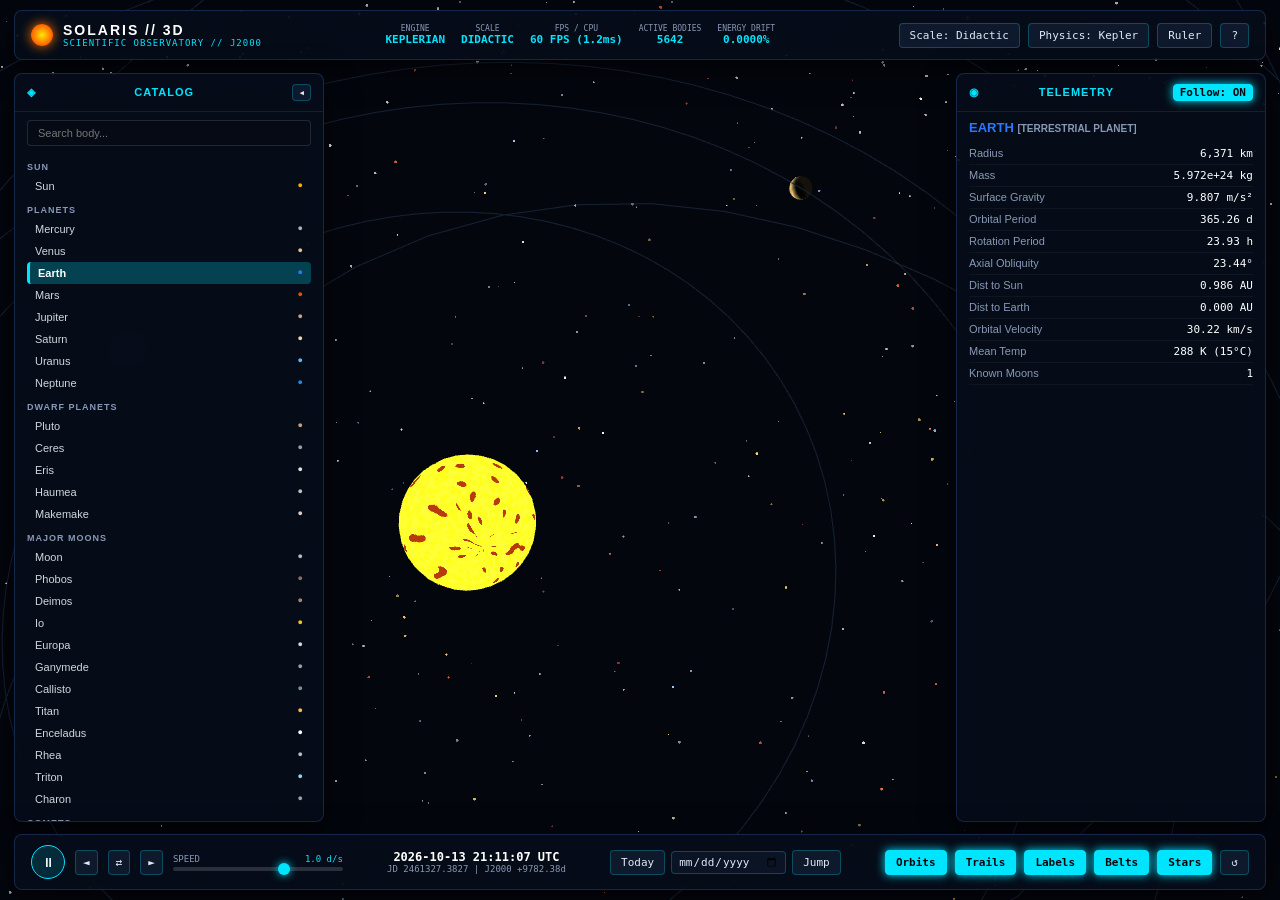
<file: Solar_G38FH.html>
<!DOCTYPE html>
<html lang="en">
<head>
  <meta charset="UTF-8">
  <meta name="viewport" content="width=device-width, initial-scale=1.0, user-scalable=no">
  <title>Solaris // Precision Scientific Solar System Simulation</title>
  <style>
    :root {
      --bg-dark: #03060d;
      --panel-bg: rgba(7, 14, 27, 0.82);
      --panel-border: rgba(64, 128, 220, 0.25);
      --panel-glow: rgba(0, 180, 255, 0.1);
      --accent-cyan: #00e5ff;
      --accent-amber: #ffab00;
      --text-main: #e0e9f8;
      --text-muted: #8899b5;
      --font-mono: "SF Mono", "Roboto Mono", "Fira Code", Menlo, monospace;
      --font-sans: -apple-system, BlinkMacSystemFont, "Segoe UI", Roboto, sans-serif;
    }
    * { box-sizing: border-box; margin: 0; padding: 0; user-select: none; }
    html, body { width: 100%; height: 100%; overflow: hidden; background: var(--bg-dark); color: var(--text-main); font-family: var(--font-sans); font-size: 12px; }
    #canvas-container { position: absolute; inset: 0; }
    canvas { position: absolute; inset: 0; width: 100%; height: 100%; display: block; }
    #glCanvas { z-index: 1; }
    #hudCanvas { z-index: 2; pointer-events: none; }
    .ui-layer { position: absolute; inset: 0; z-index: 10; pointer-events: none; display: flex; flex-direction: column; justify-content: space-between; }
    .interactive { pointer-events: auto; }
    .glass { background: var(--panel-bg); backdrop-filter: blur(12px); -webkit-backdrop-filter: blur(12px); border: 1px solid var(--panel-border); border-radius: 8px; box-shadow: 0 8px 32px rgba(0,0,0,0.6); }
    header { height: 50px; margin: 10px 14px 0; padding: 0 16px; display: flex; justify-content: space-between; align-items: center; }
    .brand { display: flex; align-items: center; gap: 10px; }
    .logo { width: 22px; height: 22px; border-radius: 50%; background: radial-gradient(circle, #ffe600 0%, #ff5d00 70%, #ff0055 100%); box-shadow: 0 0 12px #ff7700; }
    .title { font-size: 14px; font-weight: 700; letter-spacing: 2px; text-transform: uppercase; color: #fff; }
    .sub { font-size: 9px; color: var(--accent-cyan); font-family: var(--font-mono); letter-spacing: 1px; }
    .stats { display: flex; gap: 16px; font-family: var(--font-mono); }
    .stat-item { display: flex; flex-direction: column; align-items: center; }
    .stat-lbl { font-size: 8px; color: var(--text-muted); text-transform: uppercase; }
    .stat-val { font-size: 11px; font-weight: 600; color: var(--accent-cyan); }
    .stat-val.warn { color: var(--accent-amber); }
    .btn-group { display: flex; gap: 8px; align-items: center; }
    .btn { background: rgba(20,35,60,0.6); border: 1px solid rgba(0,229,255,0.25); color: var(--text-main); padding: 5px 10px; border-radius: 4px; cursor: pointer; font-family: var(--font-mono); font-size: 11px; transition: all 0.2s; display: inline-flex; align-items: center; gap: 4px; }
    .btn:hover { background: rgba(0,229,255,0.2); border-color: var(--accent-cyan); color: #fff; box-shadow: 0 0 8px rgba(0,229,255,0.3); }
    .btn.active { background: var(--accent-cyan); color: #03060d; font-weight: 700; border-color: var(--accent-cyan); box-shadow: 0 0 10px var(--accent-cyan); }
    .content-area { display: flex; justify-content: space-between; height: calc(100% - 135px); padding: 8px 14px; pointer-events: none; }
    .side-panel { width: 310px; max-height: 100%; display: flex; flex-direction: column; overflow: hidden; }
    .panel-header { padding: 10px 12px; border-bottom: 1px solid rgba(255,255,255,0.08); display: flex; justify-content: space-between; align-items: center; font-weight: 700; letter-spacing: 1px; color: var(--accent-cyan); text-transform: uppercase; font-size: 11px; }
    .panel-body { padding: 8px 12px; overflow-y: auto; flex: 1; }
    .panel-body::-webkit-scrollbar { width: 4px; }
    .panel-body::-webkit-scrollbar-thumb { background: rgba(0,229,255,0.25); border-radius: 2px; }
    .search { width: 100%; padding: 6px 10px; background: rgba(5,10,20,0.6); border: 1px solid rgba(255,255,255,0.12); border-radius: 4px; color: #fff; font-size: 11px; margin-bottom: 8px; outline: none; }
    .search:focus { border-color: var(--accent-cyan); }
    .cat-title { font-size: 9px; font-weight: 700; color: var(--text-muted); text-transform: uppercase; letter-spacing: 1px; margin: 8px 0 3px; }
    .cat-item { padding: 5px 8px; border-radius: 4px; cursor: pointer; display: flex; justify-content: space-between; font-size: 11px; color: #cfd8dc; transition: background 0.15s; }
    .cat-item:hover { background: rgba(0,229,255,0.12); color: #fff; }
    .cat-item.active { background: rgba(0,229,255,0.25); border-left: 3px solid var(--accent-cyan); color: #fff; font-weight: 600; }
    .tbl { width: 100%; border-collapse: collapse; margin-bottom: 10px; }
    .tbl tr { border-bottom: 1px solid rgba(255,255,255,0.04); }
    .tbl td { padding: 4px 0; font-size: 11px; }
    .tbl td.k { color: var(--text-muted); width: 45%; }
    .tbl td.v { color: #fff; text-align: right; font-family: var(--font-mono); }
    footer { height: 56px; margin: 0 14px 10px; padding: 8px 16px; display: flex; justify-content: space-between; align-items: center; }
    .play-btn { width: 34px; height: 34px; border-radius: 50%; border: 1px solid var(--accent-cyan); background: rgba(0,229,255,0.15); color: #fff; display: flex; align-items: center; justify-content: center; cursor: pointer; transition: all 0.2s; font-size: 13px; }
    .play-btn:hover { background: var(--accent-cyan); color: #03060d; box-shadow: 0 0 12px var(--accent-cyan); }
    .speed-box { display: flex; flex-direction: column; gap: 3px; width: 170px; }
    .speed-meta { display: flex; justify-content: space-between; font-size: 9px; font-family: var(--font-mono); color: var(--text-muted); }
    .slider { -webkit-appearance: none; width: 100%; height: 4px; background: rgba(255,255,255,0.15); border-radius: 2px; outline: none; }
    .slider::-webkit-slider-thumb { -webkit-appearance: none; width: 12px; height: 12px; border-radius: 50%; background: var(--accent-cyan); cursor: pointer; box-shadow: 0 0 8px var(--accent-cyan); }
    .date-box { display: flex; flex-direction: column; align-items: center; font-family: var(--font-mono); }
    .date-main { font-size: 12px; font-weight: 700; color: #fff; }
    .date-sub { font-size: 9px; color: var(--text-muted); }
    .ruler-bar { position: absolute; bottom: 74px; left: 50%; transform: translateX(-50%); padding: 6px 14px; display: none; align-items: center; gap: 10px; font-family: var(--font-mono); font-size: 11px; z-index: 20; border-color: var(--accent-cyan); }
    .ruler-bar.active { display: flex; }
    .modal { position: absolute; top: 50%; left: 50%; transform: translate(-50%, -50%); width: 500px; max-width: 90vw; max-height: 80vh; overflow-y: auto; padding: 20px; z-index: 100; display: none; }
    .modal.active { display: block; }
    .modal-close { position: absolute; top: 12px; right: 16px; font-size: 18px; color: var(--text-muted); cursor: pointer; }
    .modal-close:hover { color: #fff; }
    .kbadge { display: inline-block; padding: 1px 6px; background: rgba(255,255,255,0.1); border: 1px solid rgba(255,255,255,0.2); border-radius: 3px; font-family: var(--font-mono); color: var(--accent-cyan); }
    @media (max-width: 900px) { .side-panel { width: 240px; } .stats { display: none; } }
    @media (max-width: 650px) { #leftPanel { position: absolute; left: 10px; z-index: 30; } #rightPanel { display: none; } }
  </style>
</head>
<body>
  <div id="canvas-container">
    <canvas id="glCanvas"></canvas>
    <canvas id="hudCanvas"></canvas>
  </div>

  <div class="ui-layer">
    <header class="glass interactive">
      <div class="brand">
        <div class="logo"></div>
        <div>
          <div class="title">SOLARIS // 3D</div>
          <div class="sub">SCIENTIFIC OBSERVATORY // J2000</div>
        </div>
      </div>
      <div class="stats">
        <div class="stat-item"><span class="stat-lbl">Engine</span><span class="stat-val" id="hudEngineBadge">KEPLERIAN</span></div>
        <div class="stat-item"><span class="stat-lbl">Scale</span><span class="stat-val" id="hudScaleBadge">DIDACTIC</span></div>
        <div class="stat-item"><span class="stat-lbl">FPS / CPU</span><span class="stat-val" id="hudFpsVal">60 FPS (1.2ms)</span></div>
        <div class="stat-item"><span class="stat-lbl">Active Bodies</span><span class="stat-val" id="hudBodiesVal">5642</span></div>
        <div class="stat-item"><span class="stat-lbl">Energy Drift</span><span class="stat-val" id="hudDriftVal">0.0000%</span></div>
      </div>
      <div class="btn-group">
        <button class="btn" id="btnToggleScale" title="Toggle Scale (M)">Scale: Didactic</button>
        <button class="btn" id="btnTogglePhysics" title="Toggle Physics (N)">Physics: Kepler</button>
        <button class="btn" id="btnRuler" title="Distance Ruler">Ruler</button>
        <button class="btn" id="btnHelp" title="Help / Shortcuts (H)">?</button>
      </div>
    </header>

    <div class="content-area">
      <aside class="side-panel glass interactive" id="leftPanel">
        <div class="panel-header"><span>◈</span> Catalog <button class="btn" id="btnCollapseCatalog" style="padding:1px 5px;">◂</button></div>
        <div class="panel-body">
          <input type="text" class="search" id="searchBodies" placeholder="Search body..." autocomplete="off">
          <div id="catalogTree"></div>
        </div>
      </aside>

      <aside class="side-panel glass interactive" id="rightPanel">
        <div class="panel-header"><span>◉</span> Telemetry <button class="btn" id="btnFollowTarget" style="padding:1px 6px;">Follow: ON</button></div>
        <div class="panel-body" id="sheetContent"></div>
      </aside>
    </div>

    <div class="glass ruler-bar interactive" id="rulerBar">
      <span style="color:var(--accent-cyan); font-weight:700;">RULER:</span>
      <select id="rulerSelectA" class="btn" style="background:#0a1424;"></select>
      <span>⟷</span>
      <select id="rulerSelectB" class="btn" style="background:#0a1424;"></select>
      <div id="rulerResults" style="color:#fff;">Calculating...</div>
      <button class="btn" id="btnCloseRuler" style="padding:1px 5px;">✕</button>
    </div>

    <footer class="glass interactive">
      <div style="display:flex; align-items:center; gap:10px;">
        <button class="play-btn" id="btnPlayPause" title="Play/Pause (Space)">⏸</button>
        <button class="btn" id="btnStepBack" title="Step -1 day" style="padding:5px 7px;">◄</button>
        <button class="btn" id="btnReverseTime" title="Reverse time flow" style="padding:5px 7px;">⇄</button>
        <button class="btn" id="btnStepForward" title="Step +1 day" style="padding:5px 7px;">►</button>
        <div class="speed-box">
          <div class="speed-meta"><span>SPEED</span><span id="speedValueText" style="color:var(--accent-cyan);">1.0 d/s</span></div>
          <input type="range" class="slider" id="speedSlider" min="-18" max="18" value="6" step="1">
        </div>
      </div>

      <div class="date-box">
        <div class="date-main" id="displayGregorian">2026-10-13 21:11:07 UTC</div>
        <div class="date-sub" id="displayJulian">JD 2461327.3827 | J2000 +9782.38d</div>
      </div>

      <div style="display:flex; gap:6px; align-items:center;">
        <button class="btn" id="btnToday">Today</button>
        <input type="date" id="datePicker" class="btn" style="background:#0a1424; padding:3px 6px;">
        <button class="btn" id="btnJumpDate">Jump</button>
      </div>

      <div class="btn-group">
        <button class="btn active" id="toggleOrbits">Orbits</button>
        <button class="btn active" id="toggleTrails">Trails</button>
        <button class="btn active" id="toggleLabels">Labels</button>
        <button class="btn active" id="toggleBelts">Belts</button>
        <button class="btn active" id="toggleStars">Stars</button>
        <button class="btn" id="btnResetView" title="Reset Camera (R)">↺</button>
      </div>
    </footer>
  </div>

  <div class="glass modal interactive" id="helpModal">
    <div class="modal-close" id="btnCloseHelp">✕</div>
    <h2 style="color:var(--accent-cyan); font-size:15px; margin-bottom:10px; text-transform:uppercase;">Solaris Simulator Manual</h2>
    <p style="color:var(--text-muted); line-height:1.4; margin-bottom:12px;">Keplerian & N-body symplectic gravitational simulator with real J2000.0 orbital elements, procedural fractal shaders, axial obliquities, and eclipses.</p>
    <table class="tbl" style="margin-top:8px;">
      <tr><td class="k"><span class="kbadge">Space</span></td><td class="v">Play / Pause simulation</td></tr>
      <tr><td class="k"><span class="kbadge">[</span> / <span class="kbadge">]</span></td><td class="v">Decrease / Increase simulation speed</td></tr>
      <tr><td class="k"><span class="kbadge">1 - 9</span></td><td class="v">Jump to Sun, Mercury ... Neptune</td></tr>
      <tr><td class="k"><span class="kbadge">0</span></td><td class="v">Jump to Pluto / Dwarf Planets</td></tr>
      <tr><td class="k"><span class="kbadge">F / R</span></td><td class="v">Toggle Follow / Reset view</td></tr>
      <tr><td class="k"><span class="kbadge">M / N</span></td><td class="v">Toggle Scale Mode / Physics Mode</td></tr>
      <tr><td class="k"><span class="kbadge">O / T / L</span></td><td class="v">Toggle Orbits / Trails / Labels</td></tr>
    </table>
  </div>

  <script>
    "use strict";
    const SOLARIS = {};

    SOLARIS.CONSTANTS = {
      G_AU: 0.0002959122082855911, // AU^3 / (day^2 * M_sun)
      AU_IN_KM: 149597870.7,
      SPEED_OF_LIGHT_KM_S: 299792.458,
      J2000_JD: 2451545.0,
      DEG_TO_RAD: Math.PI / 180.0
    };

    SOLARIS.BODIES_DATA = {
      sun: { id: "sun", name: "Sun", category: "star", color: "#ffaa00", radiusKm: 696340, massKg: 1.9885e30, massSun: 1.0, gravity: 274.0, rotPeriodHours: 609.12, obliquity: 7.25, meanTempK: 5778, moonsCount: 8, didacticRadius: 5.2, isLightSource: true },
      mercury: { id: "mercury", name: "Mercury", category: "planet", type: "Terrestrial Planet", color: "#b0b0b0", radiusKm: 2439.7, massKg: 3.3011e23, massSun: 1.6601e-7, gravity: 3.7, rotPeriodHours: 1407.6, obliquity: 0.034, meanTempK: 440, moonsCount: 0, a: 0.38709893, e: 0.20563069, i: 7.00487, node: 48.33167, peri: 29.12478, M0: 174.79439, periodDays: 87.969, didacticRadius: 0.55, textureType: "mercury" },
      venus: { id: "venus", name: "Venus", category: "planet", type: "Terrestrial Planet", color: "#e6c280", radiusKm: 6051.8, massKg: 4.8675e24, massSun: 2.4478e-6, gravity: 8.87, rotPeriodHours: -5832.5, obliquity: 177.36, meanTempK: 737, moonsCount: 0, a: 0.72333199, e: 0.00677323, i: 3.39471, node: 76.68069, peri: 54.85229, M0: 50.44675, periodDays: 224.701, didacticRadius: 1.05, hasAtmosphere: true, atmoColor: [0.95, 0.85, 0.55], textureType: "venus" },
      earth: { id: "earth", name: "Earth", category: "planet", type: "Terrestrial Planet", color: "#2979ff", radiusKm: 6371.0, massKg: 5.9722e24, massSun: 3.0035e-6, gravity: 9.807, rotPeriodHours: 23.9344, obliquity: 23.44, meanTempK: 288, moonsCount: 1, a: 1.00000011, e: 0.01671022, i: 0.00005, node: 348.73936, peri: 114.20783, M0: 357.51716, periodDays: 365.256, didacticRadius: 1.15, hasAtmosphere: true, atmoColor: [0.15, 0.55, 1.0], textureType: "earth" },
      mars: { id: "mars", name: "Mars", category: "planet", type: "Terrestrial Planet", color: "#e65100", radiusKm: 3389.5, massKg: 6.4171e23, massSun: 3.2271e-7, gravity: 3.72, rotPeriodHours: 24.6229, obliquity: 25.19, meanTempK: 208, moonsCount: 2, a: 1.52366231, e: 0.09341233, i: 1.85061, node: 49.57854, peri: 286.4623, M0: 19.41248, periodDays: 686.98, didacticRadius: 0.72, hasAtmosphere: true, atmoColor: [0.9, 0.45, 0.2], textureType: "mars" },
      jupiter: { id: "jupiter", name: "Jupiter", category: "planet", type: "Gas Giant", color: "#d4a373", radiusKm: 69911, massKg: 1.8982e27, massSun: 9.5458e-4, gravity: 24.79, rotPeriodHours: 9.925, obliquity: 3.13, meanTempK: 163, moonsCount: 95, a: 5.20336301, e: 0.04839266, i: 1.3053, node: 100.55615, peri: 274.1977, M0: 19.65053, periodDays: 4332.59, didacticRadius: 3.2, hasRings: true, ringInner: 1.4, ringOuter: 1.8, ringAlpha: 0.2, hasAtmosphere: true, atmoColor: [0.85, 0.75, 0.6], textureType: "jupiter" },
      saturn: { id: "saturn", name: "Saturn", category: "planet", type: "Gas Giant", color: "#eed7a1", radiusKm: 58232, massKg: 5.6834e26, massSun: 2.8581e-4, gravity: 10.44, rotPeriodHours: 10.656, obliquity: 26.73, meanTempK: 133, moonsCount: 146, a: 9.53707032, e: 0.0541506, i: 2.48446, node: 113.71504, peri: 338.7169, M0: 317.5123, periodDays: 10759.22, didacticRadius: 2.7, hasRings: true, ringInner: 1.25, ringOuter: 2.35, ringAlpha: 0.95, hasAtmosphere: true, atmoColor: [0.88, 0.8, 0.65], textureType: "saturn" },
      uranus: { id: "uranus", name: "Uranus", category: "planet", type: "Ice Giant", color: "#64b5f6", radiusKm: 25362, massKg: 8.681e25, massSun: 4.3657e-5, gravity: 8.69, rotPeriodHours: -17.24, obliquity: 97.77, meanTempK: 78, moonsCount: 28, a: 19.19126393, e: 0.04716771, i: 0.76986, node: 74.22988, peri: 96.73436, M0: 142.26794, periodDays: 30685.4, didacticRadius: 1.85, hasRings: true, ringInner: 1.4, ringOuter: 2.0, ringAlpha: 0.35, hasAtmosphere: true, atmoColor: [0.4, 0.8, 0.9], textureType: "uranus" },
      neptune: { id: "neptune", name: "Neptune", category: "planet", type: "Ice Giant", color: "#1e88e5", radiusKm: 24622, massKg: 1.0241e26, massSun: 5.1503e-5, gravity: 11.15, rotPeriodHours: 16.11, obliquity: 28.32, meanTempK: 73, moonsCount: 16, a: 30.06896348, e: 0.00858587, i: 1.76917, node: 131.72169, peri: 273.24966, M0: 259.90868, periodDays: 60189.0, didacticRadius: 1.8, hasRings: true, ringInner: 1.5, ringOuter: 2.1, ringAlpha: 0.3, hasAtmosphere: true, atmoColor: [0.2, 0.5, 0.95], textureType: "neptune" },
      pluto: { id: "pluto", name: "Pluto", category: "dwarf", type: "Dwarf Planet", color: "#c7a27c", radiusKm: 1188.3, massKg: 1.303e22, massSun: 6.55e-9, gravity: 0.62, rotPeriodHours: -153.3, obliquity: 122.53, meanTempK: 44, moonsCount: 5, a: 39.48168677, e: 0.24880766, i: 17.14175, node: 110.30347, peri: 113.76349, M0: 14.53, periodDays: 90560.0, didacticRadius: 0.45, textureType: "pluto" },
      ceres: { id: "ceres", name: "Ceres", category: "dwarf", type: "Dwarf Planet", color: "#9e9e9e", radiusKm: 469.7, massKg: 9.39e20, massSun: 4.72e-10, gravity: 0.28, rotPeriodHours: 9.07, obliquity: 4.0, meanTempK: 168, moonsCount: 0, a: 2.7675, e: 0.0758, i: 10.593, node: 80.329, peri: 73.597, M0: 77.37, periodDays: 1682.0, didacticRadius: 0.32, textureType: "mercury" },
      eris: { id: "eris", name: "Eris", category: "dwarf", type: "Dwarf Planet", color: "#e0e0e0", radiusKm: 1163, massKg: 1.66e22, massSun: 8.35e-9, gravity: 0.82, rotPeriodHours: 25.9, obliquity: 78.0, meanTempK: 42, moonsCount: 1, a: 67.781, e: 0.4407, i: 44.04, node: 35.95, peri: 151.6, M0: 205.9, periodDays: 203830.0, didacticRadius: 0.44, textureType: "mercury" },
      haumea: { id: "haumea", name: "Haumea", category: "dwarf", type: "Dwarf Planet", color: "#c0c0c0", radiusKm: 816, massKg: 4.0e21, massSun: 2.01e-9, gravity: 0.4, rotPeriodHours: 3.915, obliquity: 126.0, meanTempK: 50, moonsCount: 2, a: 43.218, e: 0.1912, i: 28.19, node: 122.0, peri: 240.2, M0: 217.7, periodDays: 103774.0, didacticRadius: 0.38, textureType: "mercury" },
      makemake: { id: "makemake", name: "Makemake", category: "dwarf", type: "Dwarf Planet", color: "#d7ccc8", radiusKm: 715, massKg: 3.1e21, massSun: 1.56e-9, gravity: 0.5, rotPeriodHours: 22.8, obliquity: 29.0, meanTempK: 35, moonsCount: 1, a: 45.791, e: 0.1558, i: 28.96, node: 79.62, peri: 296.7, M0: 177.3, periodDays: 113183.0, didacticRadius: 0.36, textureType: "mercury" },
      moon: { id: "moon", name: "Moon", parent: "earth", category: "moon", type: "Satellite", color: "#b0bec5", radiusKm: 1737.4, massKg: 7.342e22, gravity: 1.62, rotPeriodHours: 655.7, obliquity: 6.68, meanTempK: 250, a_km: 384400, a_AU: 0.00257, e: 0.0549, i: 5.145, periodDays: 27.3216, didacticOrbRadius: 3.2, didacticRadius: 0.38, textureType: "moon" },
      phobos: { id: "phobos", name: "Phobos", parent: "mars", category: "moon", type: "Satellite", color: "#8d6e63", radiusKm: 11.27, massKg: 1.065e16, gravity: 0.0057, rotPeriodHours: 7.65, obliquity: 0.0, meanTempK: 233, a_km: 9376, a_AU: 0.0000627, e: 0.0151, i: 1.093, periodDays: 0.3189, didacticOrbRadius: 1.8, didacticRadius: 0.15, textureType: "mercury" },
      deimos: { id: "deimos", name: "Deimos", parent: "mars", category: "moon", type: "Satellite", color: "#a1887f", radiusKm: 6.2, massKg: 1.476e15, gravity: 0.003, rotPeriodHours: 30.3, obliquity: 0.0, meanTempK: 233, a_km: 23463, a_AU: 0.0001568, e: 0.0002, i: 0.93, periodDays: 1.263, didacticOrbRadius: 2.6, didacticRadius: 0.12, textureType: "mercury" },
      io: { id: "io", name: "Io", parent: "jupiter", category: "moon", type: "Satellite", color: "#fbc02d", radiusKm: 1821.6, massKg: 8.932e22, gravity: 1.796, rotPeriodHours: 42.46, obliquity: 0.0, meanTempK: 130, a_km: 421700, a_AU: 0.002819, e: 0.0041, i: 0.05, periodDays: 1.769, didacticOrbRadius: 4.8, didacticRadius: 0.35, textureType: "venus" },
      europa: { id: "europa", name: "Europa", parent: "jupiter", category: "moon", type: "Satellite", color: "#cfd8dc", radiusKm: 1560.8, massKg: 4.8e22, gravity: 1.315, rotPeriodHours: 85.2, obliquity: 0.1, meanTempK: 102, a_km: 670900, a_AU: 0.004485, e: 0.009, i: 0.47, periodDays: 3.551, didacticOrbRadius: 6.2, didacticRadius: 0.32, textureType: "moon" },
      ganymede: { id: "ganymede", name: "Ganymede", parent: "jupiter", category: "moon", type: "Satellite", color: "#90a4ae", radiusKm: 2634.1, massKg: 1.4819e23, gravity: 1.428, rotPeriodHours: 171.7, obliquity: 0.2, meanTempK: 110, a_km: 1070400, a_AU: 0.007155, e: 0.0013, i: 0.2, periodDays: 7.155, didacticOrbRadius: 7.8, didacticRadius: 0.45, textureType: "moon" },
      callisto: { id: "callisto", name: "Callisto", parent: "jupiter", category: "moon", type: "Satellite", color: "#78909c", radiusKm: 2410.3, massKg: 1.0759e23, gravity: 1.235, rotPeriodHours: 400.5, obliquity: 0.2, meanTempK: 134, a_km: 1882700, a_AU: 0.012585, e: 0.0074, i: 0.2, periodDays: 16.689, didacticOrbRadius: 9.6, didacticRadius: 0.42, textureType: "moon" },
      titan: { id: "titan", name: "Titan", parent: "saturn", category: "moon", type: "Satellite", color: "#ffb74d", radiusKm: 2574.7, massKg: 1.3452e23, gravity: 1.352, rotPeriodHours: 382.7, obliquity: 0.0, meanTempK: 94, a_km: 1221870, a_AU: 0.008168, e: 0.0288, i: 0.35, periodDays: 15.945, didacticOrbRadius: 7.2, didacticRadius: 0.44, hasAtmosphere: true, atmoColor: [0.95, 0.65, 0.2], textureType: "venus" },
      enceladus: { id: "enceladus", name: "Enceladus", parent: "saturn", category: "moon", type: "Satellite", color: "#ffffff", radiusKm: 252.1, massKg: 1.08e20, gravity: 0.113, rotPeriodHours: 32.9, obliquity: 0.0, meanTempK: 75, a_km: 237948, a_AU: 0.001591, e: 0.0047, i: 0.019, periodDays: 1.37, didacticOrbRadius: 4.4, didacticRadius: 0.22, textureType: "moon" },
      rhea: { id: "rhea", name: "Rhea", parent: "saturn", category: "moon", type: "Satellite", color: "#b0bec5", radiusKm: 763.8, massKg: 2.306e21, gravity: 0.264, rotPeriodHours: 108.4, obliquity: 0.0, meanTempK: 76, a_km: 527108, a_AU: 0.003523, e: 0.00125, i: 0.345, periodDays: 4.518, didacticOrbRadius: 5.6, didacticRadius: 0.28, textureType: "moon" },
      triton: { id: "triton", name: "Triton", parent: "neptune", category: "moon", type: "Satellite", color: "#80deea", radiusKm: 1353.4, massKg: 2.14e22, gravity: 0.779, rotPeriodHours: -141.0, obliquity: 156.885, meanTempK: 38, a_km: 354759, a_AU: 0.002371, e: 0.000016, i: 156.885, periodDays: 5.877, didacticOrbRadius: 4.6, didacticRadius: 0.32, textureType: "moon" },
      charon: { id: "charon", name: "Charon", parent: "pluto", category: "moon", type: "Satellite", color: "#90a4ae", radiusKm: 606.0, massKg: 1.586e21, gravity: 0.288, rotPeriodHours: 153.3, obliquity: 0.0, meanTempK: 53, a_km: 19591, a_AU: 0.000131, e: 0.0002, i: 0.001, periodDays: 6.387, didacticOrbRadius: 1.6, didacticRadius: 0.22, textureType: "moon" },
      halley: { id: "halley", name: "1P/Halley", category: "comet", type: "Comet", color: "#80d8ff", radiusKm: 5.5, massKg: 2.2e14, massSun: 1.1e-16, gravity: 0.002, rotPeriodHours: 52.8, obliquity: 18.0, meanTempK: 200, moonsCount: 0, a: 17.834, e: 0.96714, i: 162.26, node: 58.42, peri: 111.33, M0: 38.38, periodDays: 27509.0, didacticRadius: 0.25, isComet: true },
      encke: { id: "encke", name: "2P/Encke", category: "comet", type: "Comet", color: "#a7ffeb", radiusKm: 2.4, massKg: 1.5e13, massSun: 7.5e-18, gravity: 0.001, rotPeriodHours: 15.08, obliquity: 12.0, meanTempK: 220, moonsCount: 0, a: 2.2147, e: 0.8483, i: 11.78, node: 334.56, peri: 186.55, M0: 194.2, periodDays: 1205.0, didacticRadius: 0.2, isComet: true }
    };

    const Mat4 = {
      create: () => new Float32Array([1,0,0,0, 0,1,0,0, 0,0,1,0, 0,0,0,1]),
      identity: (o) => { o.fill(0); o[0]=o[5]=o[10]=o[15]=1; return o; },
      perspective: (o, fovy, aspect, near, far) => {
        const f = 1.0 / Math.tan(fovy / 2), nf = 1 / (near - far);
        o.fill(0); o[0] = f / aspect; o[5] = f; o[10] = (far + near) * nf; o[11] = -1; o[14] = 2 * far * near * nf;
        return o;
      },
      lookAt: (o, eye, tar, up) => {
        let z0 = eye[0]-tar[0], z1 = eye[1]-tar[1], z2 = eye[2]-tar[2];
        let len = 1 / (Math.hypot(z0, z1, z2) || 1);
        z0 *= len; z1 *= len; z2 *= len;
        let x0 = up[1]*z2 - up[2]*z1, x1 = up[2]*z0 - up[0]*z2, x2 = up[0]*z1 - up[1]*z0;
        len = 1 / (Math.hypot(x0, x1, x2) || 1);
        x0 *= len; x1 *= len; x2 *= len;
        const y0 = z1*x2 - z2*x1, y1 = z2*x0 - z0*x2, y2 = z0*x1 - z1*x0;
        o[0]=x0; o[1]=y0; o[2]=z0; o[3]=0;
        o[4]=x1; o[5]=y1; o[6]=z1; o[7]=0;
        o[8]=x2; o[9]=y2; o[10]=z2; o[11]=0;
        o[12]=-(x0*eye[0] + x1*eye[1] + x2*eye[2]);
        o[13]=-(y0*eye[0] + y1*eye[1] + y2*eye[2]);
        o[14]=-(z0*eye[0] + z1*eye[1] + z2*eye[2]);
        o[15]=1; return o;
      },
      multiply: (o, a, b) => {
        const a00=a[0], a01=a[1], a02=a[2], a03=a[3], a10=a[4], a11=a[5], a12=a[6], a13=a[7],
              a20=a[8], a21=a[9], a22=a[10], a23=a[11], a30=a[12], a31=a[13], a32=a[14], a33=a[15];
        let b0=b[0], b1=b[1], b2=b[2], b3=b[3];
        o[0]=b0*a00+b1*a10+b2*a20+b3*a30; o[1]=b0*a01+b1*a11+b2*a21+b3*a31; o[2]=b0*a02+b1*a12+b2*a22+b3*a32; o[3]=b0*a03+b1*a13+b2*a23+b3*a33;
        b0=b[4]; b1=b[5]; b2=b[6]; b3=b[7];
        o[4]=b0*a00+b1*a10+b2*a20+b3*a30; o[5]=b0*a01+b1*a11+b2*a21+b3*a31; o[6]=b0*a02+b1*a12+b2*a22+b3*a32; o[7]=b0*a03+b1*a13+b2*a23+b3*a33;
        b0=b[8]; b1=b[9]; b2=b[10]; b3=b[11];
        o[8]=b0*a00+b1*a10+b2*a20+b3*a30; o[9]=b0*a01+b1*a11+b2*a21+b3*a31; o[10]=b0*a02+b1*a12+b2*a22+b3*a32; o[11]=b0*a03+b1*a13+b2*a23+b3*a33;
        b0=b[12]; b1=b[13]; b2=b[14]; b3=b[15];
        o[12]=b0*a00+b1*a10+b2*a20+b3*a30; o[13]=b0*a01+b1*a11+b2*a21+b3*a31; o[14]=b0*a02+b1*a12+b2*a22+b3*a32; o[15]=b0*a03+b1*a13+b2*a23+b3*a33;
        return o;
      },
      translate: (o, a, v) => {
        const x=v[0], y=v[1], z=v[2];
        if (a === o) {
          o[12] = a[0]*x + a[4]*y + a[8]*z + a[12];
          o[13] = a[1]*x + a[5]*y + a[9]*z + a[13];
          o[14] = a[2]*x + a[6]*y + a[10]*z + a[14];
          o[15] = a[3]*x + a[7]*y + a[11]*z + a[15];
        } else {
          o.set(a);
          o[12] = a[0]*x + a[4]*y + a[8]*z + a[12];
          o[13] = a[1]*x + a[5]*y + a[9]*z + a[13];
          o[14] = a[2]*x + a[6]*y + a[10]*z + a[14];
          o[15] = a[3]*x + a[7]*y + a[11]*z + a[15];
        }
        return o;
      },
      scale: (o, a, v) => {
        const x=v[0], y=v[1], z=v[2];
        o[0]=a[0]*x; o[1]=a[1]*x; o[2]=a[2]*x; o[3]=a[3]*x;
        o[4]=a[4]*y; o[5]=a[5]*y; o[6]=a[6]*y; o[7]=a[7]*y;
        o[8]=a[8]*z; o[9]=a[9]*z; o[10]=a[10]*z; o[11]=a[11]*z;
        o[12]=a[12]; o[13]=a[13]; o[14]=a[14]; o[15]=a[15];
        return o;
      },
      rotateX: (o, a, rad) => {
        const s = Math.sin(rad), c = Math.cos(rad);
        const a10=a[4], a11=a[5], a12=a[6], a13=a[7], a20=a[8], a21=a[9], a22=a[10], a23=a[11];
        o.set(a);
        o[4]=a10*c + a20*s; o[5]=a11*c + a21*s; o[6]=a12*c + a22*s; o[7]=a13*c + a23*s;
        o[8]=a20*c - a10*s; o[9]=a21*c - a11*s; o[10]=a22*c - a12*s; o[11]=a23*c - a13*s;
        return o;
      },
      rotateY: (o, a, rad) => {
        const s = Math.sin(rad), c = Math.cos(rad);
        const a00=a[0], a01=a[1], a02=a[2], a03=a[3], a20=a[8], a21=a[9], a22=a[10], a23=a[11];
        o.set(a);
        o[0]=a00*c - a20*s; o[1]=a01*c - a21*s; o[2]=a02*c - a22*s; o[3]=a03*c - a23*s;
        o[8]=a00*s + a20*c; o[9]=a01*s + a21*c; o[10]=a02*s + a22*c; o[11]=a03*s + a23*c;
        return o;
      }
    };

    class FastNoise {
      constructor(seed = 1337) {
        this.p = new Uint8Array(512);
        const perm = new Uint8Array(256);
        for (let i = 0; i < 256; i++) perm[i] = i;
        let s = seed;
        for (let i = 255; i > 0; i--) {
          s = (s * 16807) % 2147483647;
          const j = s % (i + 1);
          const tmp = perm[i]; perm[i] = perm[j]; perm[j] = tmp;
        }
        for (let i = 0; i < 512; i++) this.p[i] = perm[i & 255];
      }
      noise2D(xin, yin) {
        const F2 = 0.5 * (Math.sqrt(3.0) - 1.0), G2 = (3.0 - Math.sqrt(3.0)) / 6.0;
        const s = (xin + yin) * F2, i = Math.floor(xin + s), j = Math.floor(yin + s);
        const t = (i + j) * G2, X0 = i - t, Y0 = j - t, x0 = xin - X0, y0 = yin - Y0;
        let i1 = x0 > y0 ? 1 : 0, j1 = x0 > y0 ? 0 : 1;
        const x1 = x0 - i1 + G2, y1 = y0 - j1 + G2, x2 = x0 - 1.0 + 2.0 * G2, y2 = y0 - 1.0 + 2.0 * G2;
        const ii = i & 255, jj = j & 255;
        const gi0 = this.p[ii + this.p[jj]] % 8, gi1 = this.p[ii + i1 + this.p[jj + j1]] % 8, gi2 = this.p[ii + 1 + this.p[jj + 1]] % 8;
        const grad = [[1,1],[-1,1],[1,-1],[-1,-1],[1,0],[-1,0],[0,1],[0,-1]];
        let n0=0, n1=0, n2=0;
        let t0 = 0.5 - x0*x0 - y0*y0; if (t0 > 0) { t0 *= t0; n0 = t0 * t0 * (grad[gi0][0]*x0 + grad[gi0][1]*y0); }
        let t1 = 0.5 - x1*x1 - y1*y1; if (t1 > 0) { t1 *= t1; n1 = t1 * t1 * (grad[gi1][0]*x1 + grad[gi1][1]*y1); }
        let t2 = 0.5 - x2*x2 - y2*y2; if (t2 > 0) { t2 *= t2; n2 = t2 * t2 * (grad[gi2][0]*x2 + grad[gi2][1]*y2); }
        return 70.0 * (n0 + n1 + n2);
      }
      fbm(x, y, oct = 4) {
        let val = 0, amp = 0.5, freq = 1;
        for (let i = 0; i < oct; i++) { val += amp * this.noise2D(x * freq, y * freq); freq *= 2; amp *= 0.5; }
        return val;
      }
    }

    const TextureGenerator = {
      noise: new FastNoise(4242),
      createCanvas(w, h) {
        const c = document.createElement("canvas");
        c.width = w; c.height = h; return c;
      },
      generateEarthTextures() {
        const w = 512, h = 256;
        const dayC = this.createCanvas(w, h), dayCtx = dayC.getContext("2d"), dayIm = dayCtx.createImageData(w, h), dD = dayIm.data;
        const nitC = this.createCanvas(w, h), nitCtx = nitC.getContext("2d"), nitIm = nitCtx.createImageData(w, h), nD = nitIm.data;
        for (let y = 0; y < h; y++) {
          const lat = (y / h) * Math.PI - Math.PI / 2, cL = Math.cos(lat);
          for (let x = 0; x < w; x++) {
            const lon = (x / w) * 2 * Math.PI, nx = cL * Math.cos(lon), ny = Math.sin(lat), nz = cL * Math.sin(lon);
            const n = this.noise.fbm(nx * 2.2, ny * 2.2 + nz * 1.5, 4);
            const idx = (y * w + x) * 4;
            if (n > 0.05) {
              const veg = Math.max(0, Math.min(1, (n - 0.05) * 4));
              dD[idx] = 30 + veg * 50; dD[idx+1] = 90 + veg * 60; dD[idx+2] = 30;
              if (veg > 0.15 && Math.random() < 0.65) {
                nD[idx] = 255; nD[idx+1] = 220; nD[idx+2] = 130;
              } else {
                nD[idx] = nD[idx+1] = nD[idx+2] = 0;
              }
            } else {
              const dep = Math.max(0, -n * 2.5);
              dD[idx] = 10; dD[idx+1] = 40 + (1 - dep) * 50; dD[idx+2] = 140 + (1 - dep) * 90;
              nD[idx] = nD[idx+1] = nD[idx+2] = 0;
            }
            dD[idx+3] = 255; nD[idx+3] = 255;
          }
        }
        dayCtx.putImageData(dayIm, 0, 0); nitCtx.putImageData(nitIm, 0, 0);
        return { day: dayC, night: nitC };
      },
      generateJupiterTexture() {
        const w = 512, h = 256, c = this.createCanvas(w, h), ctx = c.getContext("2d"), im = ctx.createImageData(w, h), d = im.data;
        for (let y = 0; y < h; y++) {
          const v = y / h, bFreq = Math.sin(v * Math.PI * 14);
          for (let x = 0; x < w; x++) {
            const u = x / w, turb = this.noise.fbm(u * 8, v * 16, 4) * 0.12;
            const dx = (u - 0.65) * 5.0, dy = (v - 0.70) * 12.0;
            const spotDist = Math.hypot(dx, dy);
            let r = 195 + bFreq * 40 + turb * 80, g = 150 + bFreq * 35, b = 110 + bFreq * 20;
            if (spotDist < 1.0) {
              const f = 1.0 - spotDist;
              r = 210 * f + r * (1 - f); g = 60 * f + g * (1 - f); b = 40 * f + b * (1 - f);
            }
            const idx = (y * w + x) * 4;
            d[idx] = Math.min(255, Math.max(0, r)); d[idx+1] = Math.min(255, Math.max(0, g)); d[idx+2] = Math.min(255, Math.max(0, b)); d[idx+3] = 255;
          }
        }
        ctx.putImageData(im, 0, 0); return c;
      },
      generateCraterTexture(base = 128) {
        const w = 256, h = 128, c = this.createCanvas(w, h), ctx = c.getContext("2d"), im = ctx.createImageData(w, h), d = im.data;
        for (let y = 0; y < h; y++) {
          const sL = Math.sin((y / h) * Math.PI - Math.PI / 2), polar = Math.abs(sL);
          for (let x = 0; x < w; x++) {
            const n = this.noise.fbm(x / 30, y / 30, 4), cNoise = Math.abs(this.noise.noise2D(x / 10, y / 10));
            const val = Math.max(0, Math.min(255, base + n * 50 - cNoise * 30)), idx = (y * w + x) * 4;
            d[idx] = d[idx+1] = d[idx+2] = val; d[idx+3] = 255;
          }
        }
        ctx.putImageData(im, 0, 0); return c;
      },
      generateSunTexture() {
        const w = 512, h = 256, c = this.createCanvas(w, h), ctx = c.getContext("2d"), im = ctx.createImageData(w, h), d = im.data;
        for (let y = 0; y < h; y++) {
          for (let x = 0; x < w; x++) {
            const gran = this.noise.fbm(x / 16, y / 16, 4), spot = this.noise.noise2D(x / 40, y / 40), idx = (y * w + x) * 4;
            if (spot > 0.68) { d[idx] = 120; d[idx+1] = 40; d[idx+2] = 10; }
            else { d[idx] = 255; d[idx+1] = 195 + gran * 40; d[idx+2] = 30 + gran * 30; }
            d[idx+3] = 255;
          }
        }
        ctx.putImageData(im, 0, 0); return c;
      },
      generateSmoothGasTexture(c1, c2, bands = 8) {
        const w = 512, h = 256, c = this.createCanvas(w, h), ctx = c.getContext("2d"), im = ctx.createImageData(w, h), d = im.data;
        for (let y = 0; y < h; y++) {
          const fac = Math.max(0, Math.min(1, Math.sin((y / h) * Math.PI * bands) * 0.5 + 0.5));
          for (let x = 0; x < w; x++) {
            const idx = (y * w + x) * 4;
            d[idx] = c1[0]*fac + c2[0]*(1-fac); d[idx+1] = c1[1]*fac + c2[1]*(1-fac); d[idx+2] = c1[2]*fac + c2[2]*(1-fac); d[idx+3] = 255;
          }
        }
        ctx.putImageData(im, 0, 0); return c;
      },
      generateSaturnRingTexture() {
        const w = 512, h = 2, c = this.createCanvas(w, h), ctx = c.getContext("2d"), im = ctx.createImageData(w, h), d = im.data;
        for (let x = 0; x < w; x++) {
          const r = x / w; let a = 0.85;
          if (r >= 0.55 && r <= 0.62) a = 0.05; // Cassini division
          else if (r < 0.2) a = 0.25;
          else if (r > 0.88 && r < 0.91) a = 0.1;
          for (let y = 0; y < h; y++) {
            const idx = (y * w + x) * 4; d[idx] = 220; d[idx+1] = 205; d[idx+2] = 170; d[idx+3] = Math.floor(a * 255);
          }
        }
        ctx.putImageData(im, 0, 0); return c;
      }
    };

    const OrbitalMechanics = {
      solveKepler(M, e) {
        let E = M + e * Math.sin(M);
        for (let iter = 0; iter < 15; iter++) {
          const f = E - e * Math.sin(E) - M, fP = 1 - e * Math.cos(E), delta = f / fP;
          E -= delta;
          if (Math.abs(delta) < 1e-11) break;
        }
        return E;
      },
      getKeplerianState(b, tDays) {
        if (!b.a) return { pos: [0,0,0], vel: [0,0,0], rAU: 0, speedKmS: 0 };
        const D2R = SOLARIS.CONSTANTS.DEG_TO_RAD, inc = b.i * D2R, node = b.node * D2R, omega = b.peri * D2R;
        const n = (2 * Math.PI) / b.periodDays;
        let M = (b.M0 * D2R + n * tDays) % (2 * Math.PI);
        if (M < 0) M += 2 * Math.PI;
        const E = this.solveKepler(M, b.e), cosE = Math.cos(E), sinE = Math.sin(E), a = b.a, e = b.e;
        const x_orb = a * (cosE - e), y_orb = a * Math.sqrt(1 - e * e) * sinE, rAU = a * (1 - e * cosE);
        const v_fac = Math.sqrt(SOLARIS.CONSTANTS.G_AU * a) / rAU;
        const vx_orb = -v_fac * sinE, vy_orb = v_fac * Math.sqrt(1 - e * e) * cosE;
        const cN = Math.cos(node), sN = Math.sin(node), cI = Math.cos(inc), sI = Math.sin(inc), cP = Math.cos(omega), sP = Math.sin(omega);
        const Px = cN*cP - sN*sP*cI, Py = sN*cP + cN*sP*cI, Pz = sP*sI;
        const Qx = -cN*sP - sN*cP*cI, Qy = -sN*sP + cN*cP*cI, Qz = cP*sI;
        const pos = [x_orb*Px + y_orb*Qx, x_orb*Py + y_orb*Qy, x_orb*Pz + y_orb*Qz];
        const vel = [vx_orb*Px + vy_orb*Qx, vx_orb*Py + vy_orb*Qy, vx_orb*Pz + vy_orb*Qz];
        return { pos, vel, rAU, speedKmS: Math.hypot(vel[0], vel[1], vel[2]) * 1731.4568 };
      },
      initNBodyState(bList, tDays) {
        const st = [];
        for (const b of bList) {
          if (b.id === "sun") st.push({ id: b.id, mass: 1.0, pos: [0,0,0], vel: [0,0,0], acc: [0,0,0] });
          else if (b.category === "planet" || b.id === "pluto") {
            const k = this.getKeplerianState(b, tDays);
            st.push({ id: b.id, mass: b.massSun, pos: [...k.pos], vel: [...k.vel], acc: [0,0,0] });
          }
        }
        this.computeAccelerations(st);
        return st;
      },
      computeAccelerations(st) {
        const G = SOLARIS.CONSTANTS.G_AU, n = st.length, eps2 = 1e-9;
        for (let i = 0; i < n; i++) { st[i].acc[0] = 0; st[i].acc[1] = 0; st[i].acc[2] = 0; }
        for (let i = 0; i < n; i++) {
          for (let j = i + 1; j < n; j++) {
            const dx = st[j].pos[0] - st[i].pos[0], dy = st[j].pos[1] - st[i].pos[1], dz = st[j].pos[2] - st[i].pos[2];
            const invD3 = 1.0 / Math.pow(dx*dx + dy*dy + dz*dz + eps2, 1.5);
            const fi = G * st[j].mass * invD3, fj = G * st[i].mass * invD3;
            st[i].acc[0] += dx * fi; st[i].acc[1] += dy * fi; st[i].acc[2] += dz * fi;
            st[j].acc[0] -= dx * fj; st[j].acc[1] -= dy * fj; st[j].acc[2] -= dz * fj;
          }
        }
      },
      stepVelocityVerlet(st, dt) {
        const n = st.length;
        for (let i = 0; i < n; i++) {
          st[i].pos[0] += st[i].vel[0] * dt + 0.5 * st[i].acc[0] * dt * dt;
          st[i].pos[1] += st[i].vel[1] * dt + 0.5 * st[i].acc[0] * dt * dt;
          st[i].pos[2] += st[i].vel[2] * dt + 0.5 * st[i].acc[2] * dt * dt;
        }
        const oldAcc = st.map(b => [...b.acc]);
        this.computeAccelerations(st);
        for (let i = 0; i < n; i++) {
          st[i].vel[0] += 0.5 * (oldAcc[i][0] + st[i].acc[0]) * dt;
          st[i].vel[1] += 0.5 * (oldAcc[i][1] + st[i].acc[1]) * dt;
          st[i].vel[2] += 0.5 * (oldAcc[i][2] + st[i].acc[2]) * dt;
        }
      },
      computeTotalEnergy(st) {
        const G = SOLARIS.CONSTANTS.G_AU, n = st.length;
        let kin = 0, pot = 0;
        for (let i = 0; i < n; i++) {
          kin += 0.5 * st[i].mass * (st[i].vel[0]**2 + st[i].vel[1]**2 + st[i].vel[2]**2);
          for (let j = i + 1; j < n; j++) {
            const dist = Math.hypot(st[j].pos[0] - st[i].pos[0], st[j].pos[1] - st[i].pos[1], st[j].pos[2] - st[i].pos[2]);
            pot -= (G * st[i].mass * st[j].mass) / dist;
          }
        }
        return kin + pot;
      }
    };

    const BeltGenerator = {
      generateAsteroids(count = 3800) {
        const items = [], gaps = [2.50, 2.82, 2.95, 3.27];
        let c = 0;
        while (c < count) {
          const a = 2.05 + Math.random() * 1.25;
          if (gaps.some(g => Math.abs(a - g) < 0.025) && Math.random() < 0.85) continue;
          items.push({ a, e: 0.02 + Math.random()*0.22, i: Math.random()*20, node: Math.random()*360, peri: Math.random()*360, M0: Math.random()*360, period: Math.pow(a, 1.5)*365.25, color: [0.75, 0.72, 0.68] });
          c++;
        }
        for (let j = 0; j < 300; j++) {
          const a = 5.05 + Math.random() * 0.3;
          items.push({ a, e: 0.03 + Math.random()*0.15, i: Math.random()*15, node: Math.random()*360, peri: Math.random()*360, M0: (Math.random()<0.5?60:-60) + (Math.random()-0.5)*25, period: Math.pow(a, 1.5)*365.25, color: [0.65, 0.6, 0.55] });
        }
        return items;
      },
      generateKuiperBelt(count = 1800) {
        const items = [];
        for (let k = 0; k < count; k++) {
          const r = Math.random();
          let a = (r < 0.25) ? (39.0 + Math.random()*0.9) : (r < 0.8 ? (42.0 + Math.random()*6.0) : (48.0 + Math.random()*18.0));
          let e = (r < 0.25) ? (0.12 + Math.random()*0.15) : (r < 0.8 ? (0.02 + Math.random()*0.08) : (0.25 + Math.random()*0.35));
          let i = (r < 0.25) ? Math.random()*18 : (r < 0.8 ? Math.random()*10 : (10 + Math.random()*25));
          items.push({ a, e, i, node: Math.random()*360, peri: Math.random()*360, M0: Math.random()*360, period: Math.pow(a, 1.5)*365.25, color: [0.75, 0.85, 0.95] });
        }
        return items;
      }
    };

    class WebGLRenderer {
      constructor(canvas) {
        this.canvas = canvas;
        const gl = this.gl = canvas.getContext("webgl", { antialias: true, alpha: false });
        if (!gl) { alert("WebGL not supported!"); return; }
        gl.clearColor(0.012, 0.024, 0.05, 1.0);
        gl.enable(gl.DEPTH_TEST);
        gl.depthFunc(gl.LEQUAL);
        gl.enable(gl.CULL_FACE);
        gl.cullFace(gl.BACK);

        this.initShaders();
        this.initGeometries();
        this.initTextures();
        this.initStarfield(6000);
      }
      createProgram(vsSrc, fsSrc) {
        const gl = this.gl, vs = gl.createShader(gl.VERTEX_SHADER), fs = gl.createShader(gl.FRAGMENT_SHADER);
        gl.shaderSource(vs, vsSrc); gl.compileShader(vs);
        gl.shaderSource(fs, fsSrc); gl.compileShader(fs);
        const p = gl.createProgram(); gl.attachShader(p, vs); gl.attachShader(p, fs); gl.linkProgram(p);
        return p;
      }
      initShaders() {
        const vsBody = `attribute vec3 aPosition, aNormal; attribute vec2 aUV; uniform mat4 uMVP, uModel; uniform mat3 uNormalMat; varying vec3 vNormal, vWorldPos; varying vec2 vUV; void main(){ vec4 wp=uModel*vec4(aPosition,1.0); vWorldPos=wp.xyz; vNormal=normalize(uNormalMat*aNormal); vUV=aUV; gl_Position=uMVP*vec4(aPosition,1.0); }`;
        const fsBody = `precision mediump float; uniform sampler2D uDayTexture, uNightTexture; uniform bool uHasNight, uIsSun, uHasAtmo, uHasRingShadow, uCheckEclipse, uIsLunarEclipseTarget; uniform float uRingInner, uRingOuter, uEclipseCasterRadius; uniform vec3 uAtmoColor, uSunWorldPos, uEyeWorldPos, uEclipseCasterPos; varying vec3 vNormal, vWorldPos; varying vec2 vUV; void main(){ if(uIsSun){ gl_FragColor=vec4(texture2D(uDayTexture,vUV).rgb*1.5,1.0); return; } vec3 N=normalize(vNormal), L=normalize(uSunWorldPos-vWorldPos), V=normalize(uEyeWorldPos-vWorldPos); float NdotL=dot(N,L), lightIntensity=clamp(NdotL*1.8+0.1, 0.0, 1.0); if(uHasRingShadow && L.y!=0.0){ float t=-vWorldPos.y/L.y; if(t>0.0){ float rD=length((vWorldPos+t*L).xz); if(rD>=uRingInner && rD<=uRingOuter) lightIntensity*=0.15; } } if(uCheckEclipse){ vec3 sToC=normalize(uEclipseCasterPos-uSunWorldPos), d=vWorldPos-uEclipseCasterPos; float dA=dot(d,sToC); if(dA>0.0){ float pD=length(d-sToC*dA), sR=uEclipseCasterRadius*1.6; if(pD<sR){ float u=smoothstep(0.0, sR, pD); lightIntensity*=mix(uIsLunarEclipseTarget?0.18:0.08, 1.0, u); } } } vec3 finalColor=texture2D(uDayTexture,vUV).rgb*lightIntensity; if(uHasNight){ float nF=clamp(-NdotL*2.5-0.2, 0.0, 1.0); finalColor+=texture2D(uNightTexture,vUV).rgb*nF*1.8; } if(uHasAtmo){ float rim=1.0-max(0.0,dot(N,V)); finalColor+=uAtmoColor*pow(rim,3.2)*max(0.1,NdotL+0.4)*0.85; } if(uCheckEclipse && uIsLunarEclipseTarget){ vec3 sToC=normalize(uEclipseCasterPos-uSunWorldPos), d=vWorldPos-uEclipseCasterPos; float dA=dot(d,sToC); if(dA>0.0){ float pD=length(d-sToC*dA), sR=uEclipseCasterRadius*1.6; if(pD<sR) finalColor=mix(vec3(0.55,0.18,0.08)*finalColor*2.2, finalColor, smoothstep(0.0,sR,pD)); } } gl_FragColor=vec4(finalColor,1.0); }`;
        this.bodyProgram = this.createProgram(vsBody, fsBody);

        const vsRing = `attribute vec3 aPosition; attribute vec2 aUV; uniform mat4 uMVP, uModel; varying vec2 vUV; varying vec3 vWorldPos; void main(){ vWorldPos=(uModel*vec4(aPosition,1.0)).xyz; vUV=aUV; gl_Position=uMVP*vec4(aPosition,1.0); }`;
        const fsRing = `precision mediump float; uniform sampler2D uRingTex; uniform vec3 uSunWorldPos, uPlanetCenter; uniform float uPlanetRadius, uBaseAlpha; varying vec2 vUV; varying vec3 vWorldPos; void main(){ vec4 c=texture2D(uRingTex,vUV); if(c.a<0.05) discard; vec3 L=normalize(uSunWorldPos-vWorldPos), d=uPlanetCenter-vWorldPos; float t=dot(d,L), s=1.0; if(t>0.0 && length(vWorldPos+t*L-uPlanetCenter)<uPlanetRadius) s=0.15; gl_FragColor=vec4(c.rgb*s, c.a*uBaseAlpha); }`;
        this.ringProgram = this.createProgram(vsRing, fsRing);

        const vsPoint = `attribute vec3 aPosition, aColor; attribute float aSize; uniform mat4 uMVP; varying vec3 vColor; void main(){ vColor=aColor; gl_PointSize=aSize; gl_Position=uMVP*vec4(aPosition,1.0); }`;
        const fsPoint = `precision mediump float; varying vec3 vColor; void main(){ vec2 c=gl_PointCoord-vec2(0.5); if(dot(c,c)>0.25) discard; gl_FragColor=vec4(vColor, 1.0-smoothstep(0.1,0.25,dot(c,c))); }`;
        this.pointProgram = this.createProgram(vsPoint, fsPoint);

        const vsLine = `attribute vec3 aPosition; attribute vec4 aColor; uniform mat4 uMVP; varying vec4 vColor; void main(){ vColor=aColor; gl_Position=uMVP*vec4(aPosition,1.0); }`;
        const fsLine = `precision mediump float; varying vec4 vColor; void main(){ gl_FragColor=vColor; }`;
        this.lineProgram = this.createProgram(vsLine, fsLine);
      }
      initGeometries() {
        const gl = this.gl;
        // Sphere
        const slices = 32, stacks = 20, verts = [], uvs = [], norms = [], indices = [];
        for (let i = 0; i <= stacks; i++) {
          const theta = (i * Math.PI) / stacks, sT = Math.sin(theta), cT = Math.cos(theta);
          for (let j = 0; j <= slices; j++) {
            const phi = (j * 2 * Math.PI) / slices;
            const x = sT * Math.cos(phi), y = cT, z = sT * Math.sin(phi);
            verts.push(x, y, z); norms.push(x, y, z); uvs.push(j / slices, i / stacks);
          }
        }
        for (let i = 0; i < stacks; i++) {
          for (let j = 0; j < slices; j++) {
            const f = i * (slices + 1) + j, s = f + slices + 1;
            indices.push(f, s, f + 1, s, s + 1, f + 1);
          }
        }
        this.sphereVB = gl.createBuffer(); gl.bindBuffer(gl.ARRAY_BUFFER, this.sphereVB); gl.bufferData(gl.ARRAY_BUFFER, new Float32Array(verts), gl.STATIC_DRAW);
        this.sphereNB = gl.createBuffer(); gl.bindBuffer(gl.ARRAY_BUFFER, this.sphereNB); gl.bufferData(gl.ARRAY_BUFFER, new Float32Array(norms), gl.STATIC_DRAW);
        this.sphereTB = gl.createBuffer(); gl.bindBuffer(gl.ARRAY_BUFFER, this.sphereTB); gl.bufferData(gl.ARRAY_BUFFER, new Float32Array(uvs), gl.STATIC_DRAW);
        this.sphereIB = gl.createBuffer(); gl.bindBuffer(gl.ELEMENT_ARRAY_BUFFER, this.sphereIB); gl.bufferData(gl.ELEMENT_ARRAY_BUFFER, new Uint16Array(indices), gl.STATIC_DRAW);
        this.sphereIndexCount = indices.length;

        // Ring Quad
        const rSeg = 48, rV = [], rUV = [], rI = [];
        for (let i = 0; i <= rSeg; i++) {
          const a = (i * 2 * Math.PI) / rSeg, ca = Math.cos(a), sa = Math.sin(a);
          rV.push(ca, 0, sa, ca * 2.3, 0, sa * 2.3);
          rUV.push(0, 0, 1, 1);
        }
        for (let i = 0; i < rSeg; i++) {
          const i2 = i * 2; rI.push(i2, i2 + 1, i2 + 2, i2 + 1, i2 + 3, i2 + 2);
        }
        this.ringVB = gl.createBuffer(); gl.bindBuffer(gl.ARRAY_BUFFER, this.ringVB); gl.bufferData(gl.ARRAY_BUFFER, new Float32Array(rV), gl.STATIC_DRAW);
        this.ringTB = gl.createBuffer(); gl.bindBuffer(gl.ARRAY_BUFFER, this.ringTB); gl.bufferData(gl.ARRAY_BUFFER, new Float32Array(rUV), gl.STATIC_DRAW);
        this.ringIB = gl.createBuffer(); gl.bindBuffer(gl.ELEMENT_ARRAY_BUFFER, this.ringIB); gl.bufferData(gl.ELEMENT_ARRAY_BUFFER, new Uint16Array(rI), gl.STATIC_DRAW);
        this.ringIndexCount = rI.length;

        this.dynLineVB = gl.createBuffer();
        this.dynLineCB = gl.createBuffer();
      }
      initTextures() {
        const gl = this.gl;
        const upload = (canvas) => {
          const t = gl.createTexture(); gl.bindTexture(gl.TEXTURE_2D, t);
          gl.texImage2D(gl.TEXTURE_2D, 0, gl.RGBA, gl.RGBA, gl.UNSIGNED_BYTE, canvas);
          gl.texParameteri(gl.TEXTURE_2D, gl.TEXTURE_WRAP_S, gl.REPEAT);
          gl.texParameteri(gl.TEXTURE_2D, gl.TEXTURE_WRAP_T, gl.CLAMP_TO_EDGE);
          gl.texParameteri(gl.TEXTURE_2D, gl.TEXTURE_MIN_FILTER, gl.LINEAR);
          gl.texParameteri(gl.TEXTURE_2D, gl.TEXTURE_MAG_FILTER, gl.LINEAR);
          return t;
        };
        const eT = TextureGenerator.generateEarthTextures();
        this.textures = {
          sun: upload(TextureGenerator.generateSunTexture()),
          earthDay: upload(eT.day),
          earthNight: upload(eT.night),
          jupiter: upload(TextureGenerator.generateJupiterTexture()),
          saturn: upload(TextureGenerator.generateSmoothGasTexture([235, 215, 160], [195, 165, 115], 10)),
          uranus: upload(TextureGenerator.generateSmoothGasTexture([100, 180, 245], [140, 210, 255], 4)),
          neptune: upload(TextureGenerator.generateSmoothGasTexture([30, 120, 220], [60, 150, 245], 6)),
          venus: upload(TextureGenerator.generateSmoothGasTexture([230, 195, 130], [210, 170, 90], 12)),
          mars: upload(TextureGenerator.generateCraterTexture(150)),
          mercury: upload(TextureGenerator.generateCraterTexture(120)),
          moon: upload(TextureGenerator.generateCraterTexture(170)),
          pluto: upload(TextureGenerator.generateCraterTexture(140)),
          saturnRing: upload(TextureGenerator.generateSaturnRingTexture())
        };
      }
      initStarfield(count = 6000) {
        const gl = this.gl, v = [], c = [], sz = [];
        const spec = [[0.65, 0.8, 1.0], [0.9, 0.95, 1.0], [1.0, 1.0, 0.9], [1.0, 0.85, 0.5], [1.0, 0.45, 0.3]];
        for (let i = 0; i < count; i++) {
          const r = 2400.0;
          const th = Math.acos(2*Math.random()-1), ph = Math.random()*2*Math.PI;
          v.push(r*Math.sin(th)*Math.cos(ph), r*Math.sin(th)*Math.sin(ph), r*Math.cos(th));
          const col = spec[Math.floor(Math.random()*spec.length)], b = 0.4 + Math.random()*0.6;
          c.push(col[0]*b, col[1]*b, col[2]*b);
          sz.push(1.2 + Math.random()*1.8);
        }
        for (let j = 0; j < 3000; j++) {
          const r = 2350.0;
          const gL = Math.random()*2*Math.PI, gB = (Math.random()-0.5)*(Math.random()-0.5)*0.35;
          const x = r*Math.cos(gB)*Math.cos(gL), y0 = r*Math.sin(gB), z0 = r*Math.cos(gB)*Math.sin(gL);
          const rad = 63 * SOLARIS.CONSTANTS.DEG_TO_RAD, cR = Math.cos(rad), sR = Math.sin(rad);
          v.push(x, y0*cR - z0*sR, y0*sR + z0*cR);
          const b = 0.15 + Math.random()*0.45;
          c.push(0.7*b, 0.8*b, 1.0*b); sz.push(1.0 + Math.random()*1.2);
        }
        this.starCount = count + 3000;
        this.starVB = gl.createBuffer(); gl.bindBuffer(gl.ARRAY_BUFFER, this.starVB); gl.bufferData(gl.ARRAY_BUFFER, new Float32Array(v), gl.STATIC_DRAW);
        this.starCB = gl.createBuffer(); gl.bindBuffer(gl.ARRAY_BUFFER, this.starCB); gl.bufferData(gl.ARRAY_BUFFER, new Float32Array(c), gl.STATIC_DRAW);
        this.starSB = gl.createBuffer(); gl.bindBuffer(gl.ARRAY_BUFFER, this.starSB); gl.bufferData(gl.ARRAY_BUFFER, new Float32Array(sz), gl.STATIC_DRAW);
      }
      renderStars(mvp) {
        const gl = this.gl, p = this.pointProgram;
        gl.useProgram(p);
        gl.uniformMatrix4fv(gl.getUniformLocation(p, "uMVP"), false, mvp);
        const aP = gl.getAttribLocation(p, "aPosition"), aC = gl.getAttribLocation(p, "aColor"), aS = gl.getAttribLocation(p, "aSize");
        gl.enableVertexAttribArray(aP); gl.bindBuffer(gl.ARRAY_BUFFER, this.starVB); gl.vertexAttribPointer(aP, 3, gl.FLOAT, false, 0, 0);
        gl.enableVertexAttribArray(aC); gl.bindBuffer(gl.ARRAY_BUFFER, this.starCB); gl.vertexAttribPointer(aC, 3, gl.FLOAT, false, 0, 0);
        gl.enableVertexAttribArray(aS); gl.bindBuffer(gl.ARRAY_BUFFER, this.starSB); gl.vertexAttribPointer(aS, 1, gl.FLOAT, false, 0, 0);
        gl.drawArrays(gl.POINTS, 0, this.starCount);
      }
      renderBody(mvp, model, normalMat, params) {
        const gl = this.gl, p = this.bodyProgram;
        gl.useProgram(p);
        gl.uniformMatrix4fv(gl.getUniformLocation(p, "uMVP"), false, mvp);
        gl.uniformMatrix4fv(gl.getUniformLocation(p, "uModel"), false, model);
        gl.uniformMatrix3fv(gl.getUniformLocation(p, "uNormalMat"), false, normalMat);
        gl.uniform3fv(gl.getUniformLocation(p, "uSunWorldPos"), [0, 0, 0]);
        gl.uniform3fv(gl.getUniformLocation(p, "uEyeWorldPos"), params.eyePos);
        gl.uniform1i(gl.getUniformLocation(p, "uIsSun"), params.isSun ? 1 : 0);
        gl.uniform1i(gl.getUniformLocation(p, "uHasNight"), params.hasNight ? 1 : 0);
        gl.uniform1i(gl.getUniformLocation(p, "uHasAtmo"), params.hasAtmosphere ? 1 : 0);
        gl.uniform3fv(gl.getUniformLocation(p, "uAtmoColor"), params.atmoColor || [1, 1, 1]);
        gl.uniform1i(gl.getUniformLocation(p, "uHasRingShadow"), params.hasRingShadow ? 1 : 0);
        gl.uniform1f(gl.getUniformLocation(p, "uRingInner"), params.ringInner || 0);
        gl.uniform1f(gl.getUniformLocation(p, "uRingOuter"), params.ringOuter || 0);
        gl.uniform1i(gl.getUniformLocation(p, "uCheckEclipse"), params.checkEclipse ? 1 : 0);
        gl.uniform1i(gl.getUniformLocation(p, "uIsLunarEclipseTarget"), params.isLunarEclipseTarget ? 1 : 0);
        if (params.checkEclipse) {
          gl.uniform3fv(gl.getUniformLocation(p, "uEclipseCasterPos"), params.eclipseCasterPos);
          gl.uniform1f(gl.getUniformLocation(p, "uEclipseCasterRadius"), params.eclipseCasterRadius);
        }
        gl.activeTexture(gl.TEXTURE0); gl.bindTexture(gl.TEXTURE_2D, params.dayTexture);
        gl.uniform1i(gl.getUniformLocation(p, "uDayTexture"), 0);
        if (params.hasNight) {
          gl.activeTexture(gl.TEXTURE1); gl.bindTexture(gl.TEXTURE_2D, params.nightTexture);
          gl.uniform1i(gl.getNightTexture ? "uNightTexture" : "uNightTexture", 1);
        }
        const aP = gl.getAttribLocation(p, "aPosition"), aN = gl.getAttribLocation(p, "aNormal"), aU = gl.getAttribLocation(p, "aUV");
        gl.enableVertexAttribArray(aP); gl.bindBuffer(gl.ARRAY_BUFFER, this.sphereVB); gl.vertexAttribPointer(aP, 3, gl.FLOAT, false, 0, 0);
        gl.enableVertexAttribArray(aN); gl.bindBuffer(gl.ARRAY_BUFFER, this.sphereNB); gl.vertexAttribPointer(aN, 3, gl.FLOAT, false, 0, 0);
        gl.enableVertexAttribArray(aU); gl.bindBuffer(gl.ARRAY_BUFFER, this.sphereTB); gl.vertexAttribPointer(aU, 2, gl.FLOAT, false, 0, 0);
        gl.bindBuffer(gl.ELEMENT_ARRAY_BUFFER, this.sphereIB);
        gl.drawElements(gl.TRIANGLES, this.sphereIndexCount, gl.UNSIGNED_SHORT, 0);
      }
      renderRings(mvp, model, ringTex, pCenter, pRadius, bAlpha) {
        const gl = this.gl, p = this.ringProgram;
        gl.useProgram(p);
        gl.enable(gl.BLEND); gl.blendFunc(gl.SRC_ALPHA, gl.ONE_MINUS_SRC_ALPHA);
        gl.disable(gl.CULL_FACE);
        gl.uniformMatrix4fv(gl.getUniformLocation(p, "uMVP"), false, mvp);
        gl.uniformMatrix4fv(gl.getUniformLocation(p, "uModel"), false, model);
        gl.uniform3fv(gl.getUniformLocation(p, "uSunWorldPos"), [0, 0, 0]);
        gl.uniform3fv(gl.getUniformLocation(p, "uPlanetCenter"), pCenter);
        gl.uniform1f(gl.getUniformLocation(p, "uPlanetRadius"), pRadius);
        gl.uniform1f(gl.getUniformLocation(p, "uBaseAlpha"), bAlpha);
        gl.activeTexture(gl.TEXTURE0); gl.bindTexture(gl.TEXTURE_2D, ringTex);
        gl.uniform1i(gl.getUniformLocation(p, "uRingTex"), 0);
        const aP = gl.getAttribLocation(p, "aPosition"), aU = gl.getAttribLocation(p, "aUV");
        gl.enableVertexAttribArray(aP); gl.bindBuffer(gl.ARRAY_BUFFER, this.ringVB); gl.vertexAttribPointer(aP, 3, gl.FLOAT, false, 0, 0);
        gl.enableVertexAttribArray(aU); gl.bindBuffer(gl.ARRAY_BUFFER, this.ringTB); gl.vertexAttribPointer(aU, 2, gl.FLOAT, false, 0, 0);
        gl.bindBuffer(gl.ELEMENT_ARRAY_BUFFER, this.ringIB);
        gl.drawElements(gl.TRIANGLES, this.ringIndexCount, gl.UNSIGNED_SHORT, 0);
        gl.enable(gl.CULL_FACE); gl.disable(gl.BLEND);
      }
      renderPoints(mvp, posArr, colArr, size) {
        const gl = this.gl, p = this.pointProgram;
        gl.useProgram(p);
        gl.uniformMatrix4fv(gl.getUniformLocation(p, "uMVP"), false, mvp);
        const pb = gl.createBuffer(); gl.bindBuffer(gl.ARRAY_BUFFER, pb); gl.bufferData(gl.ARRAY_BUFFER, new Float32Array(posArr), gl.STREAM_DRAW);
        const cb = gl.createBuffer(); gl.bindBuffer(gl.ARRAY_BUFFER, cb); gl.bufferData(gl.ARRAY_BUFFER, new Float32Array(colArr), gl.STREAM_DRAW);
        const aP = gl.getAttribLocation(p, "aPosition"), aC = gl.getAttribLocation(p, "aColor");
        gl.enableVertexAttribArray(aP); gl.bindBuffer(gl.ARRAY_BUFFER, pb); gl.vertexAttribPointer(aP, 3, gl.FLOAT, false, 0, 0);
        gl.enableVertexAttribArray(aC); gl.bindBuffer(gl.ARRAY_BUFFER, cb); gl.vertexAttribPointer(aC, 3, gl.FLOAT, false, 0, 0);
        gl.vertexAttrib1f(gl.getAttribLocation(p, "aSize"), size);
        gl.drawArrays(gl.POINTS, 0, posArr.length / 3);
        gl.deleteBuffer(pb); gl.deleteBuffer(cb);
      }
      renderLines(mvp, pts, colors) {
        const gl = this.gl, p = this.lineProgram;
        gl.useProgram(p);
        gl.enable(gl.BLEND); gl.blendFunc(gl.SRC_ALPHA, gl.ONE_MINUS_SRC_ALPHA);
        gl.uniformMatrix4fv(gl.getUniformLocation(p, "uMVP"), false, mvp);
        gl.bindBuffer(gl.ARRAY_BUFFER, this.dynLineVB); gl.bufferData(gl.ARRAY_BUFFER, new Float32Array(pts), gl.STREAM_DRAW);
        const aP = gl.getAttribLocation(p, "aPosition"); gl.enableVertexAttribArray(aP); gl.vertexAttribPointer(aP, 3, gl.FLOAT, false, 0, 0);
        gl.bindBuffer(gl.ARRAY_BUFFER, this.dynLineCB); gl.bufferData(gl.ARRAY_BUFFER, new Float32Array(colors), gl.STREAM_DRAW);
        const aC = gl.getAttribLocation(p, "aColor"); gl.enableVertexAttribArray(aC); gl.vertexAttribPointer(aC, 4, gl.FLOAT, false, 0, 0);
        gl.drawArrays(gl.LINE_STRIP, 0, pts.length / 3);
        gl.disable(gl.BLEND);
      }
    }

    class CameraController {
      constructor(canvas) {
        this.canvas = canvas;
        this.target = [0, 0, 0];
        this.distance = 45.0;
        this.theta = 0.8;
        this.phi = 0.55;
        this.targetDist = this.distance;
        this.targetTheta = this.theta;
        this.targetPhi = this.phi;
        this.isDragging = false;
        this.isPanning = false;
        this.lastX = 0; this.lastY = 0;
        this.initEvents();
      }
      initEvents() {
        this.canvas.addEventListener("mousedown", (e) => {
          this.isDragging = (e.button === 0);
          this.isPanning = (e.button === 2);
          this.lastX = e.clientX; this.lastY = e.clientY;
        });
        window.addEventListener("mouseup", () => { this.isDragging = false; this.isPanning = false; });
        this.canvas.addEventListener("contextmenu", (e) => e.preventDefault());
        window.addEventListener("mousemove", (e) => {
          const dx = e.clientX - this.lastX, dy = e.clientY - this.lastY;
          this.lastX = e.clientX; this.lastY = e.clientY;
          if (this.isDragging) {
            this.targetTheta -= dx * 0.005;
            this.targetPhi = Math.max(0.01, Math.min(Math.PI - 0.01, this.targetPhi - dy * 0.005));
          } else if (this.isPanning) {
            const pS = this.distance * 0.0015, cT = Math.cos(this.theta), sT = Math.sin(this.theta);
            this.target[0] += (-sT * dx + cT * dy) * pS;
            this.target[2] += (cT * dx + sT * dy) * pS;
          }
        });
        this.canvas.addEventListener("wheel", (e) => {
          e.preventDefault();
          const factor = e.deltaY > 0 ? 1.15 : 0.87;
          this.targetDist = Math.max(0.05, Math.min(2200.0, this.targetDist * factor));
        }, { passive: false });
      }
      update() {
        this.theta += (this.targetTheta - this.theta) * 0.12;
        this.phi += (this.targetPhi - this.phi) * 0.12;
        this.distance += (this.targetDist - this.distance) * 0.15;
      }
      getEyePosition() {
        const sP = Math.sin(this.phi), cP = Math.cos(this.phi);
        const sT = Math.sin(this.theta), cT = Math.cos(this.theta);
        return [
          this.target[0] + this.distance * sP * Math.sin(this.theta),
          this.target[1] + this.distance * cP,
          this.target[2] + this.distance * sP * Math.cos(this.theta)
        ];
      }
    }

    class HudOverlay {
      constructor(canvas) {
        this.canvas = canvas;
        this.ctx = canvas.getContext("2d");
      }
      clear() {
        this.ctx.clearRect(0, 0, this.canvas.width, this.canvas.height);
      }
      renderLabels(labels, activeId) {
        const ctx = this.ctx;
        ctx.font = "10px -apple-system, BlinkMacSystemFont, 'Segoe UI', Roboto, sans-serif";
        const placed = [];
        for (const item of labels) {
          if (item.depth < 0 || item.depth > 1) continue;
          const x = item.x, y = item.y;
          if (x < 15 || x > this.canvas.width - 60 || y < 20 || y > this.canvas.height - 30) continue;
          let overlap = false;
          for (const p of placed) {
            if (Math.abs(p.x - x) < 55 && Math.abs(p.y - y) < 14) { overlap = true; break; }
          }
          if (overlap && item.id !== activeId) continue;
          placed.push({ x, y });

          const isAct = (item.id === activeId);
          ctx.beginPath();
          ctx.arc(x, y, isAct ? 4 : 2, 0, 2 * Math.PI);
          ctx.fillStyle = item.color;
          ctx.fill();

          ctx.fillStyle = isAct ? "#00e5ff" : "rgba(224, 233, 248, 0.75)";
          ctx.fillText(item.name, x + 6, y + 3);
        }
      }
      renderSunGlow(sunScreenPos, radius) {
        if (!sunScreenPos || sunScreenPos.depth < 0 || sunScreenPos.depth > 1) return;
        const ctx = this.ctx, x = sunScreenPos.x, y = sunScreenPos.y;
        const grad = ctx.createRadialGradient(x, y, radius * 0.2, x, y, radius * 3.5);
        grad.addColorStop(0, "rgba(255, 230, 100, 0.45)");
        grad.addColorStop(0.3, "rgba(255, 120, 20, 0.22)");
        grad.addColorStop(1, "rgba(255, 60, 0, 0)");
        ctx.fillStyle = grad;
        ctx.beginPath();
        ctx.arc(x, y, radius * 3.5, 0, 2 * Math.PI);
        ctx.fill();
      }
    }

    class SolarSystemApp {
      constructor() {
        this.glCanvas = document.getElementById("glCanvas");
        this.hudCanvas = document.getElementById("hudCanvas");
        this.renderer = new WebGLRenderer(this.glCanvas);
        this.camera = new CameraController(this.glCanvas);
        this.hud = new HudOverlay(this.hudCanvas);

        this.daysSinceJ2000 = (Date.now() - Date.UTC(2000, 0, 1, 12, 0, 0)) / 86400000.0;
        this.timeScale = 1.0; // days per real second
        this.isPaused = false;
        this.isNBodyMode = false;
        this.scaleMode = "didactic"; // "didactic" | "realistic"
        this.selectedBodyId = "earth";
        this.followTarget = true;

        this.flags = { orbits: true, trails: true, labels: true, belts: true, stars: true };
        this.trails = {};
        for (const k of Object.keys(SOLARIS.BODIES_DATA)) this.trails[k] = [];

        this.asteroids = BeltGenerator.generateAsteroids(3800);
        this.kuiperBelt = BeltGenerator.generateKuiperBelt(1800);
        this.nBodyState = null;
        this.initialEnergy = 0;
        this.energyDriftPercent = 0.0;

        this.bodyStates = {};
        this.lastTime = performance.now();
        this.fps = 60;
        this.computeTimeMs = 1.0;

        window.addEventListener("resize", () => this.resize());
        this.resize();
        this.updateSimulation(0);
        this.initUI();
        this.selectBody("earth");
        requestAnimationFrame((t) => this.loop(t));
      }
      dateToJulian(d) {
        return (d.getTime() / 86400000.0) + 2440587.5;
      }
      julianToDate(jd) {
        return new Date((jd - 2440587.5) * 86400000.0);
      }
      resize() {
        const w = window.innerWidth, h = window.innerHeight;
        this.glCanvas.width = w; this.glCanvas.height = h;
        this.hudCanvas.width = w; this.hudCanvas.height = h;
        this.renderer.gl.viewport(0, 0, w, h);
      }
      getVisualPosition(posAU) {
        if (this.scaleMode === "realistic") return [posAU[0] * 12.0, posAU[2] * 12.0, -posAU[1] * 12.0];
        const dist = Math.hypot(posAU[0], posAU[1], posAU[2]);
        if (dist < 1e-6) return [0, 0, 0];
        const fac = (24.0 * Math.pow(dist, 0.56)) / dist;
        return [posAU[0] * fac, posAU[2] * fac, -posAU[1] * fac];
      }
      getVisualRadius(b) {
        if (this.scaleMode === "realistic") return (b.radiusKm / 149597870.7) * 12.0 * 25.0;
        return (b.didacticRadius || 0.6) * 0.45;
      }
      updateSimulation(deltaSec) {
        const t0 = performance.now();
        if (!this.isPaused) {
          const stepDays = deltaSec * this.timeScale;
          this.daysSinceJ2000 += stepDays;

          if (this.isNBodyMode) {
            if (!this.nBodyState) {
              this.nBodyState = OrbitalMechanics.initNBodyState(Object.values(SOLARIS.BODIES_DATA), this.daysSinceJ2000);
              this.initialEnergy = OrbitalMechanics.computeTotalEnergy(this.nBodyState);
            }
            const subSteps = Math.max(1, Math.min(100, Math.round(Math.abs(stepDays) * 20)));
            const subDt = stepDays / subSteps;
            for (let s = 0; s < subSteps; s++) OrbitalMechanics.stepVelocityVerlet(this.nBodyState, subDt);
            const curEnergy = OrbitalMechanics.computeTotalEnergy(this.nBodyState);
            this.energyDriftPercent = Math.abs((curEnergy - this.initialEnergy) / this.initialEnergy) * 100.0;
          }
        }

        const t = this.daysSinceJ2000, bData = SOLARIS.BODIES_DATA;
        for (const id in bData) {
          const b = bData[id];
          if (b.category === "moon") continue;
          let kSt;
          if (this.isNBodyMode && this.nBodyState) {
            const nb = this.nBodyState.find(item => item.id === id);
            if (nb) kSt = { pos: [...nb.pos], vel: [...nb.vel], speedKmS: Math.hypot(nb.vel[0], nb.vel[1], nb.vel[2]) * 1731.4568 };
            else kSt = OrbitalMechanics.getKeplerianState(b, t);
          } else {
            kSt = OrbitalMechanics.getKeplerianState(b, t);
          }
          const vPos = this.getVisualPosition(kSt.pos);
          this.bodyStates[id] = { pos: kSt.pos, vel: kSt.vel, speedKmS: kSt.speedKmS, visualPos: vPos, visualRadius: this.getVisualRadius(b) };
          if (this.flags.trails) {
            const tr = this.trails[id];
            tr.push([...vPos]);
            if (tr.length > 70) tr.shift();
          }
        }

        for (const id in bData) {
          const b = bData[id];
          if (b.category !== "moon") continue;
          const parentSt = this.bodyStates[b.parent];
          if (!parentSt) continue;
          const n = (2 * Math.PI) / b.periodDays, inc = (b.i || 0) * SOLARIS.CONSTANTS.DEG_TO_RAD;
          const M = (n * t) % (2 * Math.PI);
          const E = OrbitalMechanics.solveKepler(M, b.e), a_AU = b.a_AU || (b.a_km / SOLARIS.CONSTANTS.AU_IN_KM);
          const x_o = a_AU * (Math.cos(E) - b.e), y_o = a_AU * Math.sqrt(1 - b.e*b.e) * Math.sin(E);
          const absPos = [parentSt.pos[0] + x_o, parentSt.pos[1] + y_o * Math.cos(inc), parentSt.pos[2] + y_o * Math.sin(inc)];
          let vPos;
          if (this.scaleMode === "didactic") {
            const orbR = (b.didacticOrbRadius || 2.5) * 0.45;
            vPos = [parentSt.visualPos[0] + Math.cos(M) * orbR, parentSt.visualPos[1] + Math.sin(M) * Math.sin(inc) * orbR, parentSt.visualPos[2] + Math.sin(M) * Math.cos(inc) * orbR];
          } else {
            vPos = this.getVisualPosition(absPos);
          }
          this.bodyStates[id] = { pos: absPos, vel: [0, 0, 0], speedKmS: Math.hypot(x_o, y_o) * 1000, visualPos: vPos, visualRadius: this.getVisualRadius(b) };
        }

        if (this.followTarget && this.selectedBodyId && this.bodyStates[this.selectedBodyId]) {
          const tPos = this.bodyStates[this.selectedBodyId].visualPos;
          this.camera.target[0] += (tPos[0] - this.camera.target[0]) * 0.15;
          this.camera.target[1] += (tPos[1] - this.camera.target[1]) * 0.15;
          this.camera.target[2] += (tPos[2] - this.camera.target[2]) * 0.15;
        }
        this.camera.update();
        this.computeTimeMs = performance.now() - t0;
      }
      render() {
        const gl = this.renderer.gl;
        gl.clear(gl.COLOR_BUFFER_BIT | gl.DEPTH_BUFFER_BIT);

        const projMat = Mat4.perspective(Mat4.create(), 45.0 * SOLARIS.CONSTANTS.DEG_TO_RAD, this.glCanvas.width / this.glCanvas.height, 0.05, 5000.0);
        const viewMat = Mat4.lookAt(Mat4.create(), this.camera.getEyePosition(), this.camera.target, [0, 1, 0]);
        const vpMat = Mat4.multiply(Mat4.create(), projMat, viewMat);
        const eyePos = this.camera.getEyePosition();

        if (this.flags.stars) this.renderer.renderStars(vpMat);
        if (this.flags.orbits) this.renderOrbitLines(vpMat);
        if (this.flags.trails) this.renderTrails(vpMat);
        if (this.flags.belts) this.renderBelts(vpMat);
        this.renderCometTails(vpMat);

        const bData = SOLARIS.BODIES_DATA;
        for (const id in this.bodyStates) {
          const b = bData[id], st = this.bodyStates[id];
          const mMat = Mat4.identity(Mat4.create());
          Mat4.translate(mMat, mMat, st.visualPos);

          const rotAngle = ((this.daysSinceJ2000 * 24.0) / (b.rotPeriodHours || 24.0)) * 2 * Math.PI;
          Mat4.rotateX(mMat, mMat, (b.obliquity || 0) * SOLARIS.CONSTANTS.DEG_TO_RAD);
          Mat4.rotateY(mMat, mMat, rotAngle);
          Mat4.scale(mMat, mMat, [st.visualRadius, st.visualRadius, st.visualRadius]);

          const mvp = Mat4.multiply(Mat4.create(), vpMat, mMat);
          const normMat = new Float32Array([1,0,0, 0,1,0, 0,0,1]);

          let checkEclipse = false, casterPos = [0,0,0], casterRad = 0, isLunar = false;
          if (id === "earth" && this.bodyStates.moon) {
            checkEclipse = true; casterPos = this.bodyStates.moon.visualPos; casterRad = this.bodyStates.moon.visualRadius;
          } else if (id === "moon" && this.bodyStates.earth) {
            checkEclipse = true; isLunar = true; casterPos = this.bodyStates.earth.visualPos; casterRad = this.bodyStates.earth.visualRadius;
          }

          this.renderer.renderBody(mvp, mMat, normMat, {
            eyePos,
            isSun: (id === "sun"),
            dayTexture: this.renderer.textures[b.textureType || id] || this.renderer.textures.mercury,
            nightTexture: (id === "earth" ? this.renderer.textures.earthNight : null),
            hasNight: (id === "earth"),
            hasAtmosphere: !!b.hasAtmosphere,
            atmoColor: b.atmoColor,
            hasRingShadow: (id === "saturn"),
            ringInner: (b.ringInner || 1.25) * st.visualRadius,
            ringOuter: (b.ringOuter || 2.35) * st.visualRadius,
            checkEclipse,
            isLunarEclipseTarget: isLunar,
            eclipseCasterPos: casterPos,
            eclipseCasterRadius: casterRad
          });

          if (b.hasRings) {
            const rModel = Mat4.identity(Mat4.create());
            Mat4.translate(rModel, rModel, st.visualPos);
            Mat4.rotateX(rModel, rModel, (b.obliquity || 0) * SOLARIS.CONSTANTS.DEG_TO_RAD);
            Mat4.scale(rModel, rModel, [st.visualRadius, st.visualRadius, st.visualRadius]);
            const rMVP = Mat4.multiply(Mat4.create(), vpMat, rModel);
            this.renderer.renderRings(rMVP, rModel, this.renderer.textures.saturnRing, st.visualPos, st.visualRadius, b.ringAlpha || 0.8);
          }
        }

        this.hud.clear();
        if (this.bodyStates.sun) {
          const sScr = this.projectToScreen(this.bodyStates.sun.visualPos, vpMat);
          this.hud.renderSunGlow(sScr, 45.0);
        }
        if (this.flags.labels) {
          const labels = [];
          for (const id in this.bodyStates) {
            const b = bData[id], st = this.bodyStates[id];
            const scr = this.projectToScreen(st.visualPos, vpMat);
            labels.push({ id, name: b.name, color: b.color, x: scr.x, y: scr.y, depth: scr.depth });
          }
          this.hud.renderLabels(labels, this.selectedBodyId);
        }

        if (document.getElementById("rulerBar").classList.contains("active")) {
          const idA = document.getElementById("rulerSelectA").value, idB = document.getElementById("rulerSelectB").value;
          const stA = this.bodyStates[idA], stB = this.bodyStates[idB];
          if (stA && stB) {
            const dAU = Math.hypot(stA.pos[0]-stB.pos[0], stA.pos[1]-stB.pos[1], stA.pos[2]-stB.pos[2]);
            const dKm = dAU * SOLARIS.CONSTANTS.AU_IN_KM;
            const lMin = ((dKm / SOLARIS.CONSTANTS.SPEED_OF_LIGHT_KM_S) / 60.0).toFixed(2);
            document.getElementById("rulerResults").innerText = `${dAU.toFixed(3)} AU (${(dKm/1e6).toFixed(1)}M km) // ~${lMin} light-mins`;
          }
        }
      }
      renderOrbitLines(vpMat) {
        const segs = 90, bData = SOLARIS.BODIES_DATA;
        for (const id in bData) {
          const b = bData[id];
          if (!b.a || b.category === "moon") continue;
          const pts = [], colors = [];
          for (let s = 0; s <= segs; s++) {
            const E = (s / segs) * 2 * Math.PI, a = b.a, e = b.e, xo = a * (Math.cos(E) - e), yo = a * Math.sqrt(1 - e*e) * Math.sin(E);
            const inc = (b.i||0)*SOLARIS.CONSTANTS.DEG_TO_RAD, node = (b.node||0)*SOLARIS.CONSTANTS.DEG_TO_RAD, peri = (b.peri||0)*SOLARIS.CONSTANTS.DEG_TO_RAD;
            const cN = Math.cos(node), sN = Math.sin(node), cI = Math.cos(inc), sI = Math.sin(inc), cP = Math.cos(peri), sP = Math.sin(peri);
            const Px = cN*cP - sN*sP*cI, Py = sN*cP + cN*sP*cI, Pz = sP*sI, Qx = -cN*sP - sN*cP*cI, Qy = -sN*sP + cN*cP*cI, Qz = cP*sI;
            const pAU = [xo*Px + yo*Qx, xo*Py + yo*Qy, xo*Pz + yo*Qz];
            const vPos = this.getVisualPosition(pAU);
            pts.push(vPos[0], vPos[1], vPos[2]);
            colors.push(0.3, 0.45, 0.65, 0.25);
          }
          this.renderer.renderLines(vpMat, pts, colors);
        }
      }
      renderTrails(vpMat) {
        for (const id in this.trails) {
          const tr = this.trails[id];
          if (tr.length < 2) continue;
          const pts = [], cols = [];
          for (let i = 0; i < tr.length; i++) {
            pts.push(tr[i][0], tr[i][1], tr[i][2]);
            const a = (i / tr.length) * 0.45;
            cols.push(0.0, 0.9, 1.0, a);
          }
          this.renderer.renderLines(vpMat, pts, cols);
        }
      }
      renderBelts(vpMat) {
        const pA = [], cA = [], t = this.daysSinceJ2000;
        const allItems = [...this.asteroids, ...this.kuiperBelt];
        for (let i = 0; i < allItems.length; i += 2) {
          const item = allItems[i];
          const M = (item.M0 * SOLARIS.CONSTANTS.DEG_TO_RAD + ((2 * Math.PI) / item.period) * t) % (2 * Math.PI);
          const E = M + item.e * Math.sin(M), a = item.a, e = item.e, xo = a * (Math.cos(E) - e), yo = a * Math.sqrt(1 - e*e) * Math.sin(E);
          const inc = item.i * SOLARIS.CONSTANTS.DEG_TO_RAD, node = item.node * SOLARIS.CONSTANTS.DEG_TO_RAD;
          const cN = Math.cos(node), sN = Math.sin(node), cI = Math.cos(inc), sI = Math.sin(inc);
          const pAU = [xo*cN - yo*sN*cI, xo*sN + yo*cN*cI, yo*sI];
          const vPos = this.getVisualPosition(pAU);
          pA.push(vPos[0], vPos[1], vPos[2]);
          cA.push(item.color[0], item.color[1], item.color[2]);
        }
        this.renderer.renderPoints(vpMat, pA, cA, 1.6);
      }
      renderCometTails(vpMat) {
        const comets = ["halley", "encke"];
        for (const cid of comets) {
          const st = this.bodyStates[cid];
          if (!st) continue;
          const sToC = [st.visualPos[0], st.visualPos[1], st.visualPos[2]];
          const len = Math.hypot(sToC[0], sToC[1], sToC[2]) || 1;
          const anti = [sToC[0]/len, sToC[1]/len, sToC[2]/len], tLen = Math.max(3.0, 40.0 / Math.pow(len*0.15, 1.4));
          const ptsIon = [], colsIon = [], ptsDust = [], colsDust = [];
          ptsIon.push(st.visualPos[0], st.visualPos[1], st.visualPos[2]);
          colsIon.push(0.3, 0.7, 1.0, 0.85);
          ptsIon.push(st.visualPos[0] + anti[0]*tLen, st.visualPos[1] + anti[1]*tLen, st.visualPos[2] + anti[2]*tLen);
          colsIon.push(0.1, 0.4, 0.9, 0.0);
          this.renderer.renderLines(vpMat, ptsIon, colsIon);

          for (let s = 0; s <= 5; s++) {
            const frac = s / 5, wOff = frac * tLen * 0.16, curve = Math.pow(frac, 1.5) * 1.8;
            ptsDust.push(st.visualPos[0] + anti[0]*frac*tLen - anti[2]*wOff*0.4 + curve, st.visualPos[1] + anti[1]*frac*tLen, st.visualPos[2] + anti[2]*frac*tLen + anti[0]*wOff*0.4);
            colsDust.push(0.9, 0.85, 0.7, (1 - frac) * 0.55);
          }
          this.renderer.renderLines(vpMat, ptsDust, colsDust);
        }
      }
      loop(now) {
        const delta = Math.min(0.1, (now - this.lastTime) * 0.001); this.lastTime = now;
        this.fps = Math.round(1.0 / (delta || 0.016));
        this.updateSimulation(delta);
        this.render();
        this.updateTelemetryHUD();
        requestAnimationFrame((t) => this.loop(t));
      }
      projectToScreen(vPos, vpMat) {
        const x = vPos[0], y = vPos[1], z = vPos[2];
        const clipX = vpMat[0]*x + vpMat[4]*y + vpMat[8]*z + vpMat[12];
        const clipY = vpMat[1]*x + vpMat[5]*y + vpMat[9]*z + vpMat[13];
        const clipW = vpMat[3]*x + vpMat[7]*y + vpMat[11]*z + vpMat[15];
        if (clipW <= 0) return { x: -999, y: -999, depth: -1 };
        const ndcX = clipX / clipW, ndcY = clipY / clipW;
        return {
          x: ((ndcX + 1) * 0.5) * this.glCanvas.width,
          y: ((1 - ndcY) * 0.5) * this.glCanvas.height,
          depth: clipW
        };
      }
      updateTelemetryHUD() {
        document.getElementById("hudFpsVal").innerText = `${this.fps} FPS (${this.computeTimeMs.toFixed(1)}ms)`;
        document.getElementById("hudBodiesVal").innerText = `${Object.keys(SOLARIS.BODIES_DATA).length + this.asteroids.length + this.kuiperBelt.length}`;
        document.getElementById("hudDriftVal").innerText = `${this.energyDriftPercent.toFixed(4)}%`;
        const curDate = this.julianToDate(this.daysSinceJ2000 + SOLARIS.CONSTANTS.J2000_JD);
        document.getElementById("displayGregorian").innerText = curDate.toISOString().replace("T", " ").substring(0, 19) + " UTC";
        document.getElementById("displayJulian").innerText = `JD ${(this.daysSinceJ2000 + SOLARIS.CONSTANTS.J2000_JD).toFixed(4)} | J2000 ${(this.daysSinceJ2000 >= 0 ? "+" : "")}${this.daysSinceJ2000.toFixed(2)}d`;
        this.updateDataSheet();
      }
      updateDataSheet() {
        const id = this.selectedBodyId, b = SOLARIS.BODIES_DATA[id], st = this.bodyStates[id];
        if (!b || !st) return;
        const eSt = this.bodyStates.earth, dEarthAU = (eSt && id !== "earth") ? Math.hypot(st.pos[0]-eSt.pos[0], st.pos[1]-eSt.pos[1], st.pos[2]-eSt.pos[2]) : 0;
        const dSunAU = Math.hypot(st.pos[0], st.pos[1], st.pos[2]);
        const html = `
          <h3 style="color:${b.color}; margin-bottom:8px; font-size:13px; text-transform:uppercase;">${b.name} <span style="font-size:10px; color:var(--text-muted);">[${b.type || b.category}]</span></h3>
          <table class="tbl">
            <tr><td class="k">Radius</td><td class="v">${b.radiusKm.toLocaleString()} km</td></tr>
            <tr><td class="k">Mass</td><td class="v">${b.massKg.toExponential(3)} kg</td></tr>
            <tr><td class="k">Surface Gravity</td><td class="v">${b.gravity} m/s²</td></tr>
            <tr><td class="k">Orbital Period</td><td class="v">${b.periodDays ? (b.periodDays < 400 ? b.periodDays.toFixed(2) + " d" : (b.periodDays/365.25).toFixed(2) + " yr") : "—"}</td></tr>
            <tr><td class="k">Rotation Period</td><td class="v">${b.rotPeriodHours ? b.rotPeriodHours.toFixed(2) + " h" : "—"}</td></tr>
            <tr><td class="k">Axial Obliquity</td><td class="v">${b.obliquity}°</td></tr>
            <tr><td class="k">Dist to Sun</td><td class="v">${dSunAU.toFixed(3)} AU</td></tr>
            <tr><td class="k">Dist to Earth</td><td class="v">${id === "earth" ? "0.000 AU" : dEarthAU.toFixed(3) + " AU"}</td></tr>
            <tr><td class="k">Orbital Velocity</td><td class="v">${st.speedKmS ? st.speedKmS.toFixed(2) : "0.00"} km/s</td></tr>
            <tr><td class="k">Mean Temp</td><td class="v">${b.meanTempK} K (${b.meanTempK - 273}°C)</td></tr>
            <tr><td class="k">Known Moons</td><td class="v">${b.moonsCount !== undefined ? b.moonsCount : "—"}</td></tr>
          </table>
        `;
        document.getElementById("sheetContent").innerHTML = html;
      }
      selectBody(id) {
        this.selectedBodyId = id;
        const b = SOLARIS.BODIES_DATA[id], dist = id === "sun" ? 28 : (b.category === "moon" ? 2.5 : Math.max(3.0, (b.didacticRadius || 1.0) * 4.2));
        this.camera.targetDist = dist;
        this.followTarget = true;
        document.getElementById("btnFollowTarget").innerText = "Follow: ON";
        document.getElementById("btnFollowTarget").classList.add("active");
        document.querySelectorAll(".cat-item").forEach(el => el.classList.toggle("active", el.dataset.id === id));
        this.updateDataSheet();
      }
      initUI() {
        const catTree = document.getElementById("catalogTree"), cats = { star: "Sun", planet: "Planets", dwarf: "Dwarf Planets", moon: "Major Moons", comet: "Comets" };
        for (const cKey in cats) {
          const div = document.createElement("div");
          div.className = "cat-title"; div.innerText = cats[cKey]; catTree.appendChild(div);
          for (const id in SOLARIS.BODIES_DATA) {
            const b = SOLARIS.BODIES_DATA[id];
            if (b.category === cKey) {
              const item = document.createElement("div");
              item.className = "cat-item" + (id === this.selectedBodyId ? " active" : "");
              item.dataset.id = id;
              item.innerHTML = `<span>${b.name}</span><span style="color:${b.color}; font-size:9px;">●</span>`;
              item.onclick = () => this.selectBody(id);
              catTree.appendChild(item);
            }
          }
        }
        document.getElementById("searchBodies").oninput = (e) => {
          const v = e.target.value.toLowerCase();
          document.querySelectorAll(".cat-item").forEach(el => {
            el.style.display = el.innerText.toLowerCase().includes(v) ? "flex" : "none";
          });
        };
        document.getElementById("btnPlayPause").onclick = () => {
          this.isPaused = !this.isPaused;
          document.getElementById("btnPlayPause").innerText = this.isPaused ? "▶" : "⏸";
        };
        document.getElementById("btnStepForward").onclick = () => { this.daysSinceJ2000 += 1.0; };
        document.getElementById("btnStepBack").onclick = () => { this.daysSinceJ2000 -= 1.0; };
        document.getElementById("btnReverseTime").onclick = () => {
          this.timeScale = -this.timeScale;
          document.getElementById("speedValueText").innerText = `${this.timeScale.toFixed(1)} d/s`;
        };
        const speeds = [-3652.5, -365.25, -30.0, -7.0, -1.0, -0.1, 0, 0.1, 1.0, 7.0, 30.0, 100.0, 365.25, 1826.0, 3652.5];
        document.getElementById("speedSlider").oninput = (e) => {
          const idx = parseInt(e.target.value);
          this.timeScale = idx === 0 ? 0 : Math.sign(idx) * Math.pow(1.85, Math.abs(idx) - 1);
          document.getElementById("speedValueText").innerText = `${this.timeScale.toFixed(1)} d/s`;
        };
        document.getElementById("btnToday").onclick = () => {
          this.daysSinceJ2000 = (Date.now() - Date.UTC(2000, 0, 1, 12, 0, 0)) / 86400000.0;
        };
        document.getElementById("btnJumpDate").onclick = () => {
          const v = document.getElementById("datePicker").value; if (!v) return;
          const targetDate = new Date(v + "T00:00:00Z");
          this.daysSinceJ2000 = (targetDate.getTime() - Date.UTC(2000, 0, 1, 12, 0, 0)) / 86400000.0;
        };
        document.getElementById("btnToggleScale").onclick = () => {
          this.scaleMode = (this.scaleMode === "didactic" ? "realistic" : "didactic");
          document.getElementById("btnToggleScale").innerText = `Scale: ${this.scaleMode[0].toUpperCase() + this.scaleMode.slice(1)}`;
          document.getElementById("hudScaleBadge").innerText = this.scaleMode.toUpperCase();
        };
        document.getElementById("btnTogglePhysics").onclick = () => {
          this.isNBodyMode = !this.isNBodyMode;
          this.nBodyState = null;
          document.getElementById("btnTogglePhysics").innerText = `Physics: ${this.isNBodyMode ? "N-Body" : "Kepler"}`;
          document.getElementById("hudEngineBadge").innerText = this.isNBodyMode ? "VERLET N-BODY" : "KEPLERIAN";
        };
        document.getElementById("btnFollowTarget").onclick = () => {
          this.followTarget = !this.followTarget;
          document.getElementById("btnFollowTarget").innerText = `Follow: ${this.followTarget ? "ON" : "OFF"}`;
          document.getElementById("btnFollowTarget").classList.toggle("active", this.followTarget);
        };
        document.getElementById("btnRuler").onclick = () => document.getElementById("rulerBar").classList.toggle("active");
        document.getElementById("btnCloseRuler").onclick = () => document.getElementById("rulerBar").classList.remove("active");
        const sA = document.getElementById("rulerSelectA"), sB = document.getElementById("rulerSelectB");
        for (const id in SOLARIS.BODIES_DATA) {
          const optA = document.createElement("option"); optA.value = id; optA.text = SOLARIS.BODIES_DATA[id].name; sA.appendChild(optA);
          const optB = document.createElement("option"); optB.value = id; optB.text = SOLARIS.BODIES_DATA[id].name; sB.appendChild(optB);
        }
        sA.value = "earth"; sB.value = "mars";
        const toggles = [["toggleOrbits","orbits"], ["toggleTrails","trails"], ["toggleLabels","labels"], ["toggleBelts","belts"], ["toggleStars","stars"]];
        toggles.forEach(([bId, fKey]) => {
          document.getElementById(bId).onclick = (e) => {
            this.flags[fKey] = !this.flags[fKey];
            e.target.classList.toggle("active", this.flags[fKey]);
          };
        });
        document.getElementById("btnResetView").onclick = () => {
          this.camera.target = [0,0,0]; this.camera.distance = 45.0; this.camera.theta = 0.8; this.camera.phi = 0.55;
          this.camera.targetDist = 45.0; this.camera.targetTheta = 0.8; this.camera.targetPhi = 0.55;
        };
        document.getElementById("btnHelp").onclick = () => document.getElementById("helpModal").classList.add("active");
        document.getElementById("btnCloseHelp").onclick = () => document.getElementById("helpModal").classList.remove("active");
        document.getElementById("btnCollapseCatalog").onclick = () => {
          const p = document.getElementById("leftPanel"); p.style.display = p.style.display === "none" ? "flex" : "none";
        };

        window.addEventListener("keydown", (e) => {
          if (e.target.tagName === "INPUT" || e.target.tagName === "SELECT") return;
          if (e.code === "Space") { document.getElementById("btnPlayPause").click(); }
          else if (e.key === "BracketRight") { document.getElementById("speedSlider").value = Math.min(18, parseInt(document.getElementById("speedSlider").value) + 1); document.getElementById("speedSlider").dispatchEvent(new Event("input")); }
          else if (e.key === "BracketLeft") { document.getElementById("speedSlider").value = Math.max(-18, parseInt(document.getElementById("speedSlider").value) - 1); document.getElementById("speedSlider").dispatchEvent(new Event("input")); }
          else if (e.key >= "1" && e.key <= "9") {
            const list = ["sun","mercury","venus","earth","mars","jupiter","saturn","uranus","neptune"];
            this.selectBody(list[parseInt(e.key) - 1]);
          } else if (e.key === "0") { this.selectBody("pluto"); }
          else if (e.key.toLowerCase() === "f") { document.getElementById("btnFollowTarget").click(); }
          else if (e.key.toLowerCase() === "r") { document.getElementById("btnResetView").click(); }
          else if (e.key.toLowerCase() === "m") { document.getElementById("btnToggleScale").click(); }
          else if (e.key.toLowerCase() === "n") { document.getElementById("btnTogglePhysics").click(); }
          else if (e.key.toLowerCase() === "h") { document.getElementById("helpModal").classList.toggle("active"); }
          else if (e.key.toLowerCase() === "o") { document.getElementById("toggleOrbits").click(); }
          else if (e.key.toLowerCase() === "t") { document.getElementById("toggleTrails").click(); }
          else if (e.key.toLowerCase() === "l") { document.getElementById("toggleLabels").click(); }
        });
      }
    }

    window.addEventListener("DOMContentLoaded", () => {
      window.solarisApp = new SolarSystemApp();
    });
  </script>
</body>
</html>
</file>
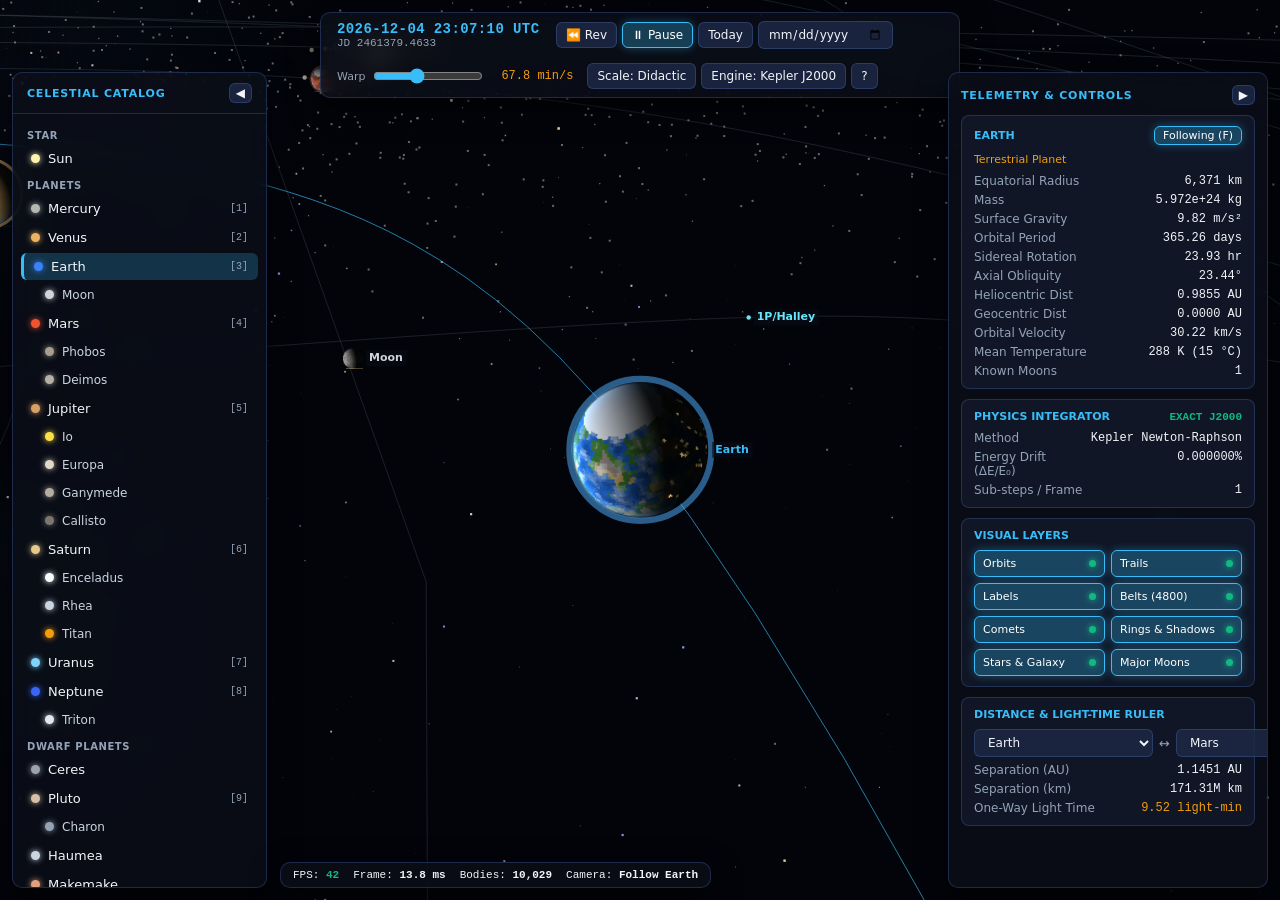
<file: Solar_GArgonM.html>
<!DOCTYPE html>
<html lang="en">
<head>
<meta charset="UTF-8">
<meta name="viewport" content="width=device-width, initial-scale=1.0">
<title>Helios 3D — High-Precision Solar System Ephemeris & N-Body Simulator</title>
<style>
  :root {
    --bg-panel: rgba(11, 15, 25, 0.82);
    --bg-card: rgba(20, 27, 45, 0.72);
    --border: rgba(100, 150, 255, 0.22);
    --accent: #38bdf8;
    --accent-glow: rgba(56, 189, 248, 0.35);
    --amber: #f59e0b;
    --danger: #ef4444;
    --success: #10b981;
    --text-main: #f1f5f9;
    --text-dim: #94a3b8;
    --font-sans: system-ui, -apple-system, BlinkMacSystemFont, "Segoe UI", Roboto, sans-serif;
    --font-mono: "SFMono-Regular", Consolas, "Liberation Mono", Menlo, monospace;
  }
  * { box-sizing: border-box; margin: 0; padding: 0; user-select: none; }
  html, body {
    width: 100vw; height: 100vh; overflow: hidden;
    background: #02040a; color: var(--text-main);
    font-family: var(--font-sans); font-size: 13px;
  }
  canvas#simCanvas {
    position: absolute; top: 0; left: 0; width: 100%; height: 100%;
    cursor: grab; display: block;
  }
  canvas#simCanvas:active { cursor: grabbing; }

  /* HUD Layout */
  .hud-panel {
    position: absolute; background: var(--bg-panel);
    backdrop-filter: blur(12px); -webkit-backdrop-filter: blur(12px);
    border: 1px solid var(--border); border-radius: 10px;
    box-shadow: 0 10px 30px rgba(0,0,0,0.65);
    transition: transform 0.3s cubic-bezier(0.16, 1, 0.3, 1), opacity 0.25s ease;
    z-index: 10;
  }

  /* Top Bar: Time & Telemetry */
  #topBar {
    top: 12px; left: 50%; transform: translateX(-50%);
    display: flex; align-items: center; gap: 14px;
    padding: 8px 16px; white-space: nowrap; max-width: 96vw; flex-wrap: wrap;
  }
  .clock-display {
    font-family: var(--font-mono); font-size: 14px; font-weight: 600;
    color: var(--accent); letter-spacing: 0.4px; min-width: 205px;
  }
  .jd-sub { font-size: 11px; color: var(--text-dim); font-family: var(--font-mono); }
  .btn-group { display: flex; align-items: center; gap: 5px; }
  button, select, input[type="date"] {
    background: rgba(30, 41, 69, 0.85); color: var(--text-main);
    border: 1px solid var(--border); border-radius: 6px;
    padding: 5px 9px; font-size: 12px; font-family: inherit;
    cursor: pointer; transition: all 0.15s ease;
  }
  button:hover, select:hover, input[type="date"]:hover {
    border-color: var(--accent); background: rgba(56, 189, 248, 0.16);
  }
  button.active {
    background: rgba(56, 189, 248, 0.28); border-color: var(--accent);
    color: #fff; box-shadow: 0 0 10px var(--accent-glow);
  }
  .speed-slider-wrap { display: flex; align-items: center; gap: 8px; }
  input[type="range"] {
    accent-color: var(--accent); width: 110px; cursor: pointer;
  }
  .speed-readout {
    font-family: var(--font-mono); font-size: 12px; color: var(--amber);
    min-width: 82px; text-align: right;
  }

  /* Left Sidebar: Body Explorer */
  #leftPanel {
    top: 72px; left: 12px; bottom: 12px; width: 255px;
    display: flex; flex-direction: column; overflow: hidden;
  }
  #leftPanel.collapsed { transform: translateX(-270px); }
  #toggleLeftBtn {
    position: absolute; top: 72px; left: 12px; z-index: 11;
    display: none;
  }
  #leftPanel.collapsed + #toggleLeftBtn { display: block; }
  .panel-header {
    padding: 10px 14px; border-bottom: 1px solid var(--border);
    display: flex; justify-content: space-between; align-items: center;
    font-weight: 700; text-transform: uppercase; letter-spacing: 0.8px;
    font-size: 11px; color: var(--accent);
  }
  .body-list {
    flex: 1; overflow-y: auto; padding: 8px;
    scrollbar-width: thin; scrollbar-color: var(--border) transparent;
  }
  .category-label {
    font-size: 10px; font-weight: 700; text-transform: uppercase;
    color: var(--text-dim); margin: 8px 6px 4px; letter-spacing: 0.6px;
  }
  .body-item {
    display: flex; align-items: center; justify-content: space-between;
    padding: 6px 10px; border-radius: 6px; cursor: pointer;
    transition: background 0.12s; margin-bottom: 2px;
  }
  .body-item:hover { background: rgba(255,255,255,0.06); }
  .body-item.selected {
    background: rgba(56, 189, 248, 0.22); border-left: 3px solid var(--accent);
  }
  .body-item.moon-item { padding-left: 24px; font-size: 12px; color: #cbd5e1; }
  .body-dot {
    width: 9px; height: 9px; border-radius: 50%; display: inline-block;
    margin-right: 8px; box-shadow: 0 0 6px currentColor;
  }

  /* Right Sidebar: Telemetry, Controls, Ruler */
  #rightPanel {
    top: 72px; right: 12px; bottom: 12px; width: 320px;
    display: flex; flex-direction: column; gap: 10px; overflow-y: auto;
    padding: 12px; scrollbar-width: thin;
  }
  #rightPanel.collapsed { transform: translateX(340px); }
  #toggleRightBtn {
    position: absolute; top: 72px; right: 12px; z-index: 11; display: none;
  }
  #rightPanel.collapsed + #toggleRightBtn { display: block; }
  .card {
    background: var(--bg-card); border: 1px solid var(--border);
    border-radius: 8px; padding: 10px 12px;
  }
  .card-title {
    font-size: 11px; font-weight: 700; text-transform: uppercase;
    color: var(--accent); margin-bottom: 8px; display: flex;
    justify-content: space-between; align-items: center;
  }
  .data-grid {
    display: grid; grid-template-columns: 1fr auto; gap: 5px 8px;
    font-size: 12px;
  }
  .data-label { color: var(--text-dim); }
  .data-val { font-family: var(--font-mono); color: var(--text-main); text-align: right; }
  .toggles-grid {
    display: grid; grid-template-columns: 1fr 1fr; gap: 6px;
  }
  .toggle-btn {
    text-align: left; display: flex; justify-content: space-between;
    align-items: center; padding: 6px 8px; font-size: 11px;
  }
  .indicator {
    width: 7px; height: 7px; border-radius: 50%; background: #475569;
  }
  .toggle-btn.active .indicator {
    background: var(--success); box-shadow: 0 0 6px var(--success);
  }
  .ruler-row {
    display: flex; gap: 6px; align-items: center; margin-bottom: 6px;
  }
  .ruler-row select { flex: 1; }

  /* Perf & Eclipses Banner */
  #perfBadge {
    bottom: 12px; left: 280px; padding: 6px 12px;
    font-family: var(--font-mono); font-size: 11px;
    display: flex; gap: 14px; align-items: center; pointer-events: none;
  }
  #eclipseBanner {
    top: 72px; left: 50%; transform: translateX(-50%);
    background: rgba(245, 158, 11, 0.2); border-color: var(--amber);
    color: #fef3c7; padding: 6px 14px; font-weight: 600;
    display: none; pointer-events: none;
  }

  /* Help Modal */
  #helpModal {
    position: fixed; inset: 0; background: rgba(0,0,0,0.72);
    display: none; align-items: center; justify-content: center; z-index: 100;
  }
  #helpModal.visible { display: flex; }
  .modal-content {
    width: 500px; max-width: 92vw; background: var(--bg-panel);
    border: 1px solid var(--accent); border-radius: 12px; padding: 20px;
    box-shadow: 0 20px 50px rgba(0,0,0,0.9);
  }
  .shortcut-list {
    display: grid; grid-template-columns: auto 1fr; gap: 8px 16px;
    margin-top: 12px; font-size: 12px;
  }
  kbd {
    background: #1e293b; border: 1px solid #475569; border-radius: 4px;
    padding: 2px 6px; font-family: var(--font-mono); color: var(--accent);
  }
  @media (max-width: 900px) {
    #leftPanel { width: 210px; }
    #rightPanel { width: 270px; }
    #perfBadge { left: 12px; bottom: 8px; }
  }
</style>
</head>
<body>

<canvas id="simCanvas"></canvas>

<!-- Top Bar: Time & Ephemeris Control -->
<div id="topBar" class="hud-panel">
  <div>
    <div id="dateDisplay" class="clock-display">2026-10-13 21:00:00 UTC</div>
    <div id="jdDisplay" class="jd-sub">JD 2461327.3750</div>
  </div>
  <div class="btn-group">
    <button id="btnRev" title="Reverse Time Direction">⏪ Rev</button>
    <button id="btnPlayPause" class="active" title="Play / Pause (Space)">⏸ Pause</button>
    <button id="btnNow" title="Jump to Current Real-World Time">Today</button>
    <input type="date" id="datePicker" title="Jump to Arbitrary Date">
  </div>
  <div class="speed-slider-wrap">
    <span style="color:var(--text-dim);font-size:11px;">Warp</span>
    <input type="range" id="speedSlider" min="0" max="100" value="38">
    <span id="speedReadout" class="speed-readout">1 day/s</span>
  </div>
  <div class="btn-group">
    <button id="btnScale" title="Toggle Didactic vs Realistic True Scale">Scale: Didactic</button>
    <button id="btnPhysics" title="Switch Analytical J2000 Keplerian vs Symplectic Verlet N-Body">Engine: Kepler J2000</button>
    <button id="btnHelp" title="Keyboard Shortcuts (H)">?</button>
  </div>
</div>

<!-- Eclipse Detection Alert -->
<div id="eclipseBanner" class="hud-panel"></div>

<!-- Left Sidebar: Celestial Hierarchy -->
<div id="leftPanel" class="hud-panel">
  <div class="panel-header">
    <span>Celestial Catalog</span>
    <button id="collapseLeft" style="padding:2px 6px;">◀</button>
  </div>
  <div id="bodyList" class="body-list"></div>
</div>
<button id="toggleLeftBtn" class="hud-panel" style="padding:8px 12px;">▶ Catalog</button>

<!-- Right Sidebar: Inspector, Toggles, Ruler, N-Body Diagnostics -->
<div id="rightPanel" class="hud-panel">
  <div style="display:flex;justify-content:space-between;align-items:center;">
    <span style="font-weight:700;color:var(--accent);font-size:11px;text-transform:uppercase;letter-spacing:0.8px;">Telemetry & Controls</span>
    <button id="collapseRight" style="padding:2px 6px;">▶</button>
  </div>

  <!-- Selected Body Sheet -->
  <div class="card">
    <div class="card-title">
      <span id="selName">Earth</span>
      <button id="btnFollow" class="active" style="padding:2px 8px;font-size:11px;">Following (F)</button>
    </div>
    <div id="selType" style="font-size:11px;color:var(--amber);margin-bottom:8px;"> Terrestrial Planet</div>
    <div class="data-grid">
      <span class="data-label">Equatorial Radius</span><span id="valRadius" class="data-val">—</span>
      <span class="data-label">Mass</span><span id="valMass" class="data-val">—</span>
      <span class="data-label">Surface Gravity</span><span id="valGravity" class="data-val">—</span>
      <span class="data-label">Orbital Period</span><span id="valOrbPeriod" class="data-val">—</span>
      <span class="data-label">Sidereal Rotation</span><span id="valRotPeriod" class="data-val">—</span>
      <span class="data-label">Axial Obliquity</span><span id="valObliquity" class="data-val">—</span>
      <span class="data-label">Heliocentric Dist</span><span id="valDistSun" class="data-val">—</span>
      <span class="data-label">Geocentric Dist</span><span id="valDistEarth" class="data-val">—</span>
      <span class="data-label">Orbital Velocity</span><span id="valVelocity" class="data-val">—</span>
      <span class="data-label">Mean Temperature</span><span id="valTemp" class="data-val">—</span>
      <span class="data-label">Known Moons</span><span id="valMoons" class="data-val">—</span>
    </div>
  </div>

  <!-- N-Body Accuracy & Energy Drift -->
  <div class="card" id="nbodyCard">
    <div class="card-title">
      <span>Physics Integrator</span>
      <span id="nbodyBadge" style="color:var(--success);font-family:var(--font-mono);">EXACT J2000</span>
    </div>
    <div class="data-grid">
      <span class="data-label">Method</span><span id="valMethod" class="data-val">Newton-Raphson</span>
      <span class="data-label">Energy Drift (ΔE/E₀)</span><span id="valDrift" class="data-val">0.000000%</span>
      <span class="data-label">Sub-steps / Frame</span><span id="valSubsteps" class="data-val">—</span>
    </div>
  </div>

  <!-- Visual Layer Toggles -->
  <div class="card">
    <div class="card-title"><span>Visual Layers</span></div>
    <div class="toggles-grid">
      <button class="toggle-btn active" data-toggle="orbits"><span>Orbits</span><span class="indicator"></span></button>
      <button class="toggle-btn active" data-toggle="trails"><span>Trails</span><span class="indicator"></span></button>
      <button class="toggle-btn active" data-toggle="labels"><span>Labels</span><span class="indicator"></span></button>
      <button class="toggle-btn active" data-toggle="belts"><span>Belts (4800)</span><span class="indicator"></span></button>
      <button class="toggle-btn active" data-toggle="comets"><span>Comets</span><span class="indicator"></span></button>
      <button class="toggle-btn active" data-toggle="rings"><span>Rings & Shadows</span><span class="indicator"></span></button>
      <button class="toggle-btn active" data-toggle="stars"><span>Stars & Galaxy</span><span class="indicator"></span></button>
      <button class="toggle-btn active" data-toggle="moons"><span>Major Moons</span><span class="indicator"></span></button>
    </div>
  </div>

  <!-- Interplanetary Distance & Light-Time Ruler -->
  <div class="card">
    <div class="card-title"><span>Distance & Light-Time Ruler</span></div>
    <div class="ruler-row">
      <select id="rulerA"></select>
      <span style="color:var(--text-dim);">↔</span>
      <select id="rulerB"></select>
    </div>
    <div class="data-grid">
      <span class="data-label">Separation (AU)</span><span id="rulerAU" class="data-val">—</span>
      <span class="data-label">Separation (km)</span><span id="rulerKM" class="data-val">—</span>
      <span class="data-label">One-Way Light Time</span><span id="rulerLight" class="data-val" style="color:var(--amber);">—</span>
    </div>
  </div>
</div>
<button id="toggleRightBtn" class="hud-panel" style="padding:8px 12px;">◀ Telemetry</button>

<!-- Bottom Performance Meter -->
<div id="perfBadge" class="hud-panel">
  <span>FPS: <strong id="fpsVal" style="color:var(--success);">60</strong></span>
  <span>Frame: <strong id="msVal">1.8 ms</strong></span>
  <span>Bodies: <strong id="countVal">9,830</strong></span>
  <span>Camera: <strong id="camModeVal">Follow Earth</strong></span>
</div>

<!-- Keyboard Shortcuts Help Modal -->
<div id="helpModal">
  <div class="modal-content">
    <div style="display:flex;justify-content:space-between;align-items:center;border-bottom:1px solid var(--border);padding-bottom:10px;">
      <h3 style="color:var(--accent);">Helios 3D — Controls & Shortcuts</h3>
      <button id="closeHelp">✕</button>
    </div>
    <div class="shortcut-list">
      <kbd>Left Drag</kbd><span>Orbit camera around target (360° Azimuth / Elevation)</span>
      <kbd>Right Drag / Shift+Drag</kbd><span>Free pan camera in 3D ecliptic space (unlocks follow)</span>
      <kbd>Mouse Wheel</kbd><span>Logarithmic zoom from planetary surface to 120 AU</span>
      <kbd>Space</kbd><span>Pause / Resume simulation</span>
      <kbd>+</kbd> / <kbd>-</kbd><span>Increase / Decrease time warp speed</span>
      <kbd>1</kbd> – <kbd>9</kbd><span>Select Sun (0), Mercury (1) … Neptune (8), Pluto (9)</span>
      <kbd>F</kbd><span>Toggle camera lock on currently selected body</span>
      <kbd>R</kbd><span>Reset camera view and re-center</span>
      <kbd>S</kbd><span>Toggle Didactic vs True Realistic scale</span>
      <kbd>N</kbd><span>Toggle Keplerian J2000 vs Symplectic Verlet N-Body</span>
      <kbd>H</kbd><span>Toggle this help window</span>
    </div>
  </div>
</div>

<script>
/**
 * ============================================================================
 * HELIOS 3D — SOLAR SYSTEM EPHEMERIS, N-BODY & PROCEDURAL RENDERING ENGINE
 * Fully self-contained, zero-dependency scientific simulation.
 * ============================================================================
 */
(() => {
  'use strict';

  // ==========================================================================
  // 1. PHYSICAL & ASTRONOMICAL CONSTANTS (Units documented in comments)
  // ==========================================================================
  const DEG2RAD = Math.PI / 180.0;                 // [rad / deg]
  const RAD2DEG = 180.0 / Math.PI;                 // [deg / rad]
  const TWO_PI  = Math.PI * 2.0;                   // [rad]
  const AU_KM   = 149597870.7;                     // 1 Astronomical Unit [km]
  const C_KM_S  = 299792.458;                      // Speed of light in vacuum [km/s]
  const DAY_SEC = 86400.0;                         // Seconds per Julian day [s/d]
  const J2000_JD = 2451545.0;                      // Julian Date of J2000.0 epoch (2000-01-01 12:00 TT)
  const JD_UNIX_EPOCH = 2440587.5;                 // Julian Date of 1970-01-01 00:00:00 UTC
  // Gaussian Gravitational Constant k^2 in [AU^3 / (M_sun * day^2)]
  const G_GAUSS = 0.0002959122082855911025;
  // Standard gravitational parameter of Sun [km^3 / s^2]
  const GM_SUN_KM3S2 = 132712440041.93938;

  // ==========================================================================
  // 2. MATHEMATICAL UTILITIES & DETERMINISTIC SIMPLEX/PERLIN NOISE
  // ==========================================================================
  class PRNG {
    constructor(seed = 1337) { this.s = seed >>> 0; }
    next() {
      // Mulberry32 deterministic PRNG
      let t = (this.s += 0x6D2B79F5);
      t = Math.imul(t ^ (t >>> 15), t | 1);
      t ^= t + Math.imul(t ^ (t >>> 7), t | 61);
      return ((t ^ (t >>> 14)) >>> 0) / 4294967296;
    }
    range(min, max) { return min + this.next() * (max - min); }
    gaussian() {
      const u = Math.max(1e-9, this.next());
      const v = this.next();
      return Math.sqrt(-2.0 * Math.log(u)) * Math.cos(TWO_PI * v);
    }
  }

  class FastNoise3D {
    constructor(seed = 42) {
      const rng = new PRNG(seed);
      this.p = new Uint8Array(512);
      const perm = new Uint8Array(256);
      for (let i = 0; i < 256; i++) perm[i] = i;
      for (let i = 255; i > 0; i--) {
        const j = Math.floor(rng.next() * (i + 1));
        const tmp = perm[i]; perm[i] = perm[j]; perm[j] = tmp;
      }
      for (let i = 0; i < 512; i++) this.p[i] = perm[i & 255];
    }
    fade(t) { return t * t * t * (t * (t * 6 - 15) + 10); }
    lerp(t, a, b) { return a + t * (b - a); }
    grad(hash, x, y, z) {
      const h = hash & 15;
      const u = h < 8 ? x : y;
      const v = h < 4 ? y : (h === 12 || h === 14 ? x : z);
      return ((h & 1) === 0 ? u : -u) + ((h & 2) === 0 ? v : -v);
    }
    noise(x, y, z) {
      const X = Math.floor(x) & 255, Y = Math.floor(y) & 255, Z = Math.floor(z) & 255;
      x -= Math.floor(x); y -= Math.floor(y); z -= Math.floor(z);
      const u = this.fade(x), v = this.fade(y), w = this.fade(z);
      const p = this.p;
      const A = p[X] + Y, AA = p[A] + Z, AB = p[A + 1] + Z;
      const B = p[X + 1] + Y, BA = p[B] + Z, BB = p[B + 1] + Z;
      return this.lerp(w,
        this.lerp(v,
          this.lerp(u, this.grad(p[AA], x, y, z), this.grad(p[BA], x - 1, y, z)),
          this.lerp(u, this.grad(p[AB], x, y - 1, z), this.grad(p[BB], x - 1, y - 1, z))
        ),
        this.lerp(v,
          this.lerp(u, this.grad(p[AA + 1], x, y, z - 1), this.grad(p[BA + 1], x - 1, y, z - 1)),
          this.lerp(u, this.grad(p[AB + 1], x, y - 1, z - 1), this.grad(p[BB + 1], x - 1, y - 1, z - 1))
        )
      );
    }
    fbm(x, y, z, octaves = 4, lacunarity = 2.05, gain = 0.5) {
      let sum = 0, amp = 0.5, freq = 1.0;
      for (let i = 0; i < octaves; i++) {
        sum += amp * this.noise(x * freq, y * freq, z * freq);
        freq *= lacunarity;
        amp *= gain;
      }
      return sum;
    }
  }

  const noiseGen = new FastNoise3D(20261013);

  // ==========================================================================
  // 3. ASTRONOMICAL CATALOG (J2000.0 Orbital Elements & Physical Parameters)
  // Semi-major axis a [AU], Eccentricity e [-], Inclination i [deg],
  // Ascending Node Omega [deg], Arg of Perihelion omega [deg], Mean Anomaly M0 [deg],
  // Mean Motion n [deg/day] (or computed via Kepler's 3rd Law),
  // Radius [km], Mass [kg], Rotation Period [days, negative = retrograde],
  // Axial Obliquity [deg], Mean Temp [K]
  // ==========================================================================
  const CATALOG = [
    {
      id: 'sun', name: 'Sun', category: 'Star', type: 'G2V Main-Sequence Star',
      color: '#fff3b0', glowColor: '#ff8800',
      a: 0, e: 0, i: 0, Omega: 0, omega: 0, M0: 0,
      radiusKm: 696340, massKg: 1.98847e30, gmRatio: 1.0,
      rotDays: 25.38, obliquity: 7.25, tempK: 5778, moonsCount: 0,
      texType: 'sun'
    },
    // --- Major Planets (J2000 JPL Standish Ephemeris) ---
    {
      id: 'mercury', name: 'Mercury', category: 'Planets', type: 'Terrestrial Planet',
      color: '#b5b8b1', keyNum: '1',
      a: 0.38709893, e: 0.20563069, i: 7.00487, Omega: 48.33167, omega: 29.124279, M0: 174.795884,
      radiusKm: 2439.7, massKg: 3.3011e23, gmRatio: 1 / 6023600,
      rotDays: 58.646, obliquity: 0.034, tempK: 440, moonsCount: 0,
      texType: 'cratered_grey'
    },
    {
      id: 'venus', name: 'Venus', category: 'Planets', type: 'Terrestrial Planet',
      color: '#eab364', atmosColor: 'rgba(255, 210, 130, 0.45)', keyNum: '2',
      a: 0.72333199, e: 0.00677323, i: 3.39471, Omega: 76.68069, omega: 54.85229, M0: 50.44675,
      radiusKm: 6051.8, massKg: 4.8675e24, gmRatio: 1 / 408523.71,
      rotDays: -243.025, obliquity: 177.36, tempK: 737, moonsCount: 0,
      texType: 'venus'
    },
    {
      id: 'earth', name: 'Earth', category: 'Planets', type: 'Terrestrial Planet',
      color: '#3b82f6', atmosColor: 'rgba(80, 175, 255, 0.52)', keyNum: '3',
      a: 1.00000011, e: 0.01671022, i: 0.00005, Omega: -11.26064, omega: 114.20783, M0: 357.51716,
      radiusKm: 6371.0, massKg: 5.97237e24, gmRatio: 1 / 328900.56, // Earth+Moon barycentric GM for N-body
      rotDays: 0.99726968, obliquity: 23.43928, tempK: 288, moonsCount: 1,
      texType: 'earth'
    },
    {
      id: 'mars', name: 'Mars', category: 'Planets', type: 'Terrestrial Planet',
      color: '#ef5330', atmosColor: 'rgba(240, 130, 90, 0.28)', keyNum: '4',
      a: 1.52366231, e: 0.09341233, i: 1.85061, Omega: 49.57854, omega: 286.46230, M0: 19.41248,
      radiusKm: 3389.5, massKg: 6.4171e23, gmRatio: 1 / 3098708,
      rotDays: 1.025957, obliquity: 25.19, tempK: 210, moonsCount: 2,
      texType: 'mars'
    },
    {
      id: 'jupiter', name: 'Jupiter', category: 'Planets', type: 'Gas Giant',
      color: '#d9a066', atmosColor: 'rgba(230, 185, 135, 0.3)', keyNum: '5',
      a: 5.20336301, e: 0.04839266, i: 1.30530, Omega: 100.55615, omega: 274.19770, M0: 19.65053,
      radiusKm: 69911, massKg: 1.8982e27, gmRatio: 1 / 1047.3486,
      rotDays: 0.41354, obliquity: 3.13, tempK: 165, moonsCount: 95,
      texType: 'jupiter',
      rings: { innerR: 1.4, outerR: 1.85, opacity: 0.14, color: [195, 175, 150] }
    },
    {
      id: 'saturn', name: 'Saturn', category: 'Planets', type: 'Gas Giant',
      color: '#e6c88a', atmosColor: 'rgba(235, 210, 150, 0.28)', keyNum: '6',
      a: 9.53707032, e: 0.05415060, i: 2.48446, Omega: 113.71504, omega: 338.71690, M0: 317.51238,
      radiusKm: 58232, massKg: 5.6834e26, gmRatio: 1 / 3497.898,
      rotDays: 0.44401, obliquity: 26.73, tempK: 134, moonsCount: 146,
      texType: 'saturn',
      rings: { innerR: 1.24, outerR: 2.32, opacity: 0.85, color: [228, 204, 162], cassini: true }
    },
    {
      id: 'uranus', name: 'Uranus', category: 'Planets', type: 'Ice Giant',
      color: '#7dd3fc', atmosColor: 'rgba(125, 230, 255, 0.35)', keyNum: '7',
      a: 19.19126393, e: 0.04716771, i: 0.76986, Omega: 74.22988, omega: 96.73436, M0: 142.26794,
      radiusKm: 25362, massKg: 8.6810e25, gmRatio: 1 / 22902.98,
      rotDays: -0.71833, obliquity: 97.77, tempK: 76, moonsCount: 28,
      texType: 'uranus',
      rings: { innerR: 1.60, outerR: 2.02, opacity: 0.26, color: [150, 210, 235] }
    },
    {
      id: 'neptune', name: 'Neptune', category: 'Planets', type: 'Ice Giant',
      color: '#3b66f5', atmosColor: 'rgba(65, 120, 255, 0.42)', keyNum: '8',
      a: 30.06896348, e: 0.00858587, i: 1.76917, Omega: 131.72169, omega: 273.24966, M0: 259.90868,
      radiusKm: 24622, massKg: 1.02413e26, gmRatio: 1 / 19412.24,
      rotDays: 0.67125, obliquity: 28.32, tempK: 72, moonsCount: 16,
      texType: 'neptune',
      rings: { innerR: 1.68, outerR: 2.15, opacity: 0.18, color: [100, 145, 240] }
    },
    // --- Dwarf Planets ---
    {
      id: 'ceres', name: 'Ceres', category: 'Dwarf Planets', type: 'Asteroid Belt Dwarf Planet',
      color: '#9ca3af',
      a: 2.7675, e: 0.07582, i: 10.593, Omega: 80.329, omega: 73.597, M0: 95.989,
      radiusKm: 473, massKg: 9.3835e20, gmRatio: 0,
      rotDays: 0.3781, obliquity: 4.0, tempK: 168, moonsCount: 0,
      texType: 'cratered_grey'
    },
    {
      id: 'pluto', name: 'Pluto', category: 'Dwarf Planets', type: 'Kuiper Belt Dwarf Planet',
      color: '#d6bfa7', keyNum: '9',
      a: 39.48168677, e: 0.24880766, i: 17.14175, Omega: 110.30347, omega: 113.76329, M0: 14.86205,
      radiusKm: 1188.3, massKg: 1.303e22, gmRatio: 1 / 1.35e8,
      rotDays: -6.38723, obliquity: 122.53, tempK: 44, moonsCount: 5,
      texType: 'pluto'
    },
    {
      id: 'haumea', name: 'Haumea', category: 'Dwarf Planets', type: 'Kuiper Belt Dwarf Planet',
      color: '#cbd5e1',
      a: 43.116, e: 0.1964, i: 28.21, Omega: 122.16, omega: 239.04, M0: 218.2,
      radiusKm: 780, massKg: 4.006e21, gmRatio: 0,
      rotDays: 0.1631, obliquity: 126.0, tempK: 50, moonsCount: 2,
      texType: 'cratered_grey'
    },
    {
      id: 'makemake', name: 'Makemake', category: 'Dwarf Planets', type: 'Kuiper Belt Dwarf Planet',
      color: '#e09f7d',
      a: 45.43, e: 0.161, i: 28.98, Omega: 79.62, omega: 294.8, M0: 165.5,
      radiusKm: 715, massKg: 3.1e21, gmRatio: 0,
      rotDays: 0.951, obliquity: 29.0, tempK: 40, moonsCount: 1,
      texType: 'pluto'
    },
    {
      id: 'eris', name: 'Eris', category: 'Dwarf Planets', type: 'Scattered Disc Dwarf Planet',
      color: '#f1f5f9',
      a: 67.864, e: 0.43607, i: 44.04, Omega: 35.95, omega: 151.63, M0: 205.9,
      radiusKm: 1163, massKg: 1.6466e22, gmRatio: 0,
      rotDays: 1.079, obliquity: 78.0, tempK: 42, moonsCount: 1,
      texType: 'cratered_grey'
    },
    // --- Major Moons (Parent-relative orbital elements: a in AU, periodDays exact) ---
    {
      id: 'moon', name: 'Moon', parent: 'earth', category: 'Moons', type: 'Natural Satellite (Earth)',
      color: '#d1d5db',
      a: 384399 / AU_KM, e: 0.0549, i: 5.145, Omega: 125.08, omega: 318.15, M0: 135.27, periodDays: 27.321661,
      radiusKm: 1737.4, massKg: 7.342e22, rotDays: 27.321661, obliquity: 6.68, tempK: 250, moonsCount: 0,
      texType: 'cratered_grey'
    },
    {
      id: 'phobos', name: 'Phobos', parent: 'mars', category: 'Moons', type: 'Natural Satellite (Mars)',
      color: '#a89f91',
      a: 9376 / AU_KM, e: 0.0151, i: 1.093, Omega: 49.0, omega: 150.0, M0: 92.0, periodDays: 0.31891,
      radiusKm: 11.27, massKg: 1.0659e16, rotDays: 0.31891, obliquity: 0.0, tempK: 233, moonsCount: 0,
      texType: 'cratered_grey'
    },
    {
      id: 'deimos', name: 'Deimos', parent: 'mars', category: 'Moons', type: 'Natural Satellite (Mars)',
      color: '#b8b0a4',
      a: 23463 / AU_KM, e: 0.00033, i: 1.79, Omega: 49.5, omega: 260.0, M0: 185.0, periodDays: 1.26244,
      radiusKm: 6.2, massKg: 1.4762e15, rotDays: 1.26244, obliquity: 0.0, tempK: 233, moonsCount: 0,
      texType: 'cratered_grey'
    },
    {
      id: 'io', name: 'Io', parent: 'jupiter', category: 'Moons', type: 'Galilean Moon (Jupiter)',
      color: '#fde047',
      a: 421700 / AU_KM, e: 0.0041, i: 0.05, Omega: 43.9, omega: 84.1, M0: 171.0, periodDays: 1.769138,
      radiusKm: 1821.6, massKg: 8.9319e22, rotDays: 1.769138, obliquity: 0.0, tempK: 110, moonsCount: 0,
      texType: 'io'
    },
    {
      id: 'europa', name: 'Europa', parent: 'jupiter', category: 'Moons', type: 'Galilean Moon (Jupiter)',
      color: '#e2d9c8',
      a: 671034 / AU_KM, e: 0.009, i: 0.47, Omega: 219.1, omega: 88.9, M0: 171.0, periodDays: 3.551181,
      radiusKm: 1560.8, massKg: 4.7998e22, rotDays: 3.551181, obliquity: 0.1, tempK: 102, moonsCount: 0,
      texType: 'europa'
    },
    {
      id: 'ganymede', name: 'Ganymede', parent: 'jupiter', category: 'Moons', type: 'Galilean Moon (Jupiter)',
      color: '#b5aca2',
      a: 1070412 / AU_KM, e: 0.0013, i: 0.20, Omega: 63.5, omega: 192.4, M0: 317.0, periodDays: 7.154553,
      radiusKm: 2634.1, massKg: 1.4819e23, rotDays: 7.154553, obliquity: 0.2, tempK: 110, moonsCount: 0,
      texType: 'cratered_grey'
    },
    {
      id: 'callisto', name: 'Callisto', parent: 'jupiter', category: 'Moons', type: 'Galilean Moon (Jupiter)',
      color: '#7c7670',
      a: 1882709 / AU_KM, e: 0.0074, i: 0.19, Omega: 298.8, omega: 52.6, M0: 181.0, periodDays: 16.689018,
      radiusKm: 2410.3, massKg: 1.0759e23, rotDays: 16.689018, obliquity: 0.0, tempK: 134, moonsCount: 0,
      texType: 'cratered_grey'
    },
    {
      id: 'enceladus', name: 'Enceladus', parent: 'saturn', category: 'Moons', type: 'Icy Moon (Saturn)',
      color: '#f8fafc',
      a: 238037 / AU_KM, e: 0.0047, i: 0.019, Omega: 113.0, omega: 180.0, M0: 200.0, periodDays: 1.370218,
      radiusKm: 252.1, massKg: 1.0802e20, rotDays: 1.370218, obliquity: 0.0, tempK: 75, moonsCount: 0,
      texType: 'europa'
    },
    {
      id: 'rhea', name: 'Rhea', parent: 'saturn', category: 'Moons', type: 'Icy Moon (Saturn)',
      color: '#cbd5e1',
      a: 527108 / AU_KM, e: 0.0012, i: 0.345, Omega: 113.7, omega: 310.0, M0: 95.0, periodDays: 4.518212,
      radiusKm: 763.8, massKg: 2.3065e21, rotDays: 4.518212, obliquity: 0.0, tempK: 76, moonsCount: 0,
      texType: 'cratered_grey'
    },
    {
      id: 'titan', name: 'Titan', parent: 'saturn', category: 'Moons', type: 'Atmospheric Moon (Saturn)',
      color: '#f59e0b', atmosColor: 'rgba(245, 165, 35, 0.48)',
      a: 1221870 / AU_KM, e: 0.0288, i: 0.348, Omega: 113.7, omega: 180.5, M0: 15.0, periodDays: 15.94542,
      radiusKm: 2574.7, massKg: 1.3452e23, rotDays: 15.94542, obliquity: 0.3, tempK: 93.7, moonsCount: 0,
      texType: 'venus'
    },
    {
      id: 'triton', name: 'Triton', parent: 'neptune', category: 'Moons', type: 'Retrograde Moon (Neptune)',
      color: '#e2e8f0',
      a: 354759 / AU_KM, e: 0.000016, i: 156.885, Omega: 131.7, omega: 220.0, M0: 60.0, periodDays: -5.876854,
      radiusKm: 1353.4, massKg: 2.139e22, rotDays: -5.876854, obliquity: 0.0, tempK: 38, moonsCount: 0,
      texType: 'pluto'
    },
    {
      id: 'charon', name: 'Charon', parent: 'pluto', category: 'Moons', type: 'Binary Companion (Pluto)',
      color: '#94a3b8',
      a: 19591 / AU_KM, e: 0.0002, i: 0.08, Omega: 223.0, omega: 0.0, M0: 140.0, periodDays: 6.38723,
      radiusKm: 606.0, massKg: 1.586e21, rotDays: 6.38723, obliquity: 0.0, tempK: 53, moonsCount: 0,
      texType: 'cratered_grey'
    },
    // --- Periodic Comets (Highly Eccentric Orbits) ---
    {
      id: 'halley', name: '1P/Halley', category: 'Comets', type: 'Halley-Type Periodic Comet',
      color: '#67e8f9', isComet: true,
      a: 17.834, e: 0.96714, i: 162.26, Omega: 58.42, omega: 111.33, M0: 38.38,
      radiusKm: 5.5, massKg: 2.2e14, rotDays: 2.2, obliquity: 0, tempK: 190, moonsCount: 0,
      texType: 'cratered_grey'
    },
    {
      id: 'encke', name: '2P/Encke', category: 'Comets', type: 'Encke-Type Short-Period Comet',
      color: '#a5f3fc', isComet: true,
      a: 2.215, e: 0.8483, i: 11.78, Omega: 334.57, omega: 186.54, M0: 158.0,
      radiusKm: 2.4, massKg: 8.0e13, rotDays: 0.46, obliquity: 0, tempK: 230, moonsCount: 0,
      texType: 'cratered_grey'
    },
    {
      id: 'hale_bopp', name: 'C/1995 O1 (Hale-Bopp)', category: 'Comets', type: 'Long-Period Bright Comet',
      color: '#38bdf8', isComet: true,
      a: 186.0, e: 0.995086, i: 89.4, Omega: 282.47, omega: 130.59, M0: 0.36,
      radiusKm: 30.0, massKg: 1.3e16, rotDays: 0.47, obliquity: 0, tempK: 150, moonsCount: 0,
      texType: 'cratered_grey'
    }
  ];

  // ==========================================================================
  // 4. PROCEDURAL PLANETARY TEXTURE & RING CACHE (Offscreen Canvas Baking)
  // ==========================================================================
  const TEX_W = 128, TEX_H = 64;
  const textureCache = new Map();

  function generateProceduralTextures() {
    const types = ['sun', 'cratered_grey', 'venus', 'earth', 'mars', 'jupiter', 'saturn', 'uranus', 'neptune', 'pluto', 'io', 'europa'];
    for (const type of types) {
      const data = new Uint8ClampedArray(TEX_W * TEX_H * 4);
      const nightData = type === 'earth' ? new Uint8ClampedArray(TEX_W * TEX_H * 4) : null;

      for (let py = 0; py < TEX_H; py++) {
        const v = py / (TEX_H - 1);
        const lat = (0.5 - v) * Math.PI; // +pi/2 at north pole, -pi/2 at south pole
        const cosLat = Math.cos(lat), sinLat = Math.sin(lat);

        for (let px = 0; px < TEX_W; px++) {
          const u = px / TEX_W;
          const lon = u * TWO_PI;
          // 3D unit sphere sample coordinates (seamless across longitude wrap)
          const sx = cosLat * Math.cos(lon);
          const sy = cosLat * Math.sin(lon);
          const sz = sinLat;

          let r = 180, g = 180, b = 180;
          const idx = (py * TEX_W + px) * 4;

          if (type === 'sun') {
            const gran = noiseGen.fbm(sx * 9, sy * 9, sz * 9, 4);
            const spot = noiseGen.fbm(sx * 3.2 + 4, sy * 3.2, sz * 3.2, 3);
            const isSpot = (Math.abs(sinLat) < 0.48 && spot > 0.32) ? Math.min(1, (spot - 0.32) * 8) : 0;
            r = Math.min(255, Math.max(120, 252 + gran * 25 - isSpot * 140));
            g = Math.min(255, Math.max(50, 200 + gran * 55 - isSpot * 155));
            b = Math.min(255, Math.max(10, 85 + gran * 75 - isSpot * 80));
          } else if (type === 'earth') {
            const elev = noiseGen.fbm(sx * 2.4 + 1.3, sy * 2.4 + 2.1, sz * 2.4, 5);
            const moist = noiseGen.fbm(sx * 4.0 + 9.0, sy * 4.0, sz * 4.0, 3);
            const clouds = Math.max(0, noiseGen.fbm(sx * 5.2 + 5, sy * 5.2 + 5, sz * 5.2, 4) + 0.08);
            const iceCap = Math.abs(sinLat) + elev * 0.12 > 0.82;

            if (iceCap) {
              r = 240; g = 246; b = 255;
            } else if (elev > 0.015) {
              // Land: forests, deserts, mountains
              if (elev > 0.24) {
                r = 145; g = 135; b = 128; // High mountains
              } else if (moist < -0.05 && Math.abs(sinLat) < 0.55) {
                r = 198; g = 166; b = 104; // Sahara/arid belt
              } else {
                r = 46 + elev * 120; g = 118 + moist * 45; b = 48; // Lush continents
              }
              // Night-time city lights along coastal & temperate lowlands
              if (nightData && elev < 0.16 && Math.abs(sinLat) < 0.65) {
                const cityNoise = noiseGen.fbm(sx * 16, sy * 16, sz * 16, 2);
                if (cityNoise > 0.16) {
                  nightData[idx] = 255;
                  nightData[idx + 1] = 205;
                  nightData[idx + 2] = 115;
                  nightData[idx + 3] = Math.min(255, Math.floor((cityNoise - 0.16) * 900));
                }
              }
            } else {
              // Deep & shallow ocean
              const depth = Math.max(-0.4, elev);
              r = 14 + (depth + 0.4) * 35;
              g = 56 + (depth + 0.4) * 110;
              b = 135 + (depth + 0.4) * 170;
            }
            // Blend atmospheric clouds
            const cFactor = Math.min(0.82, clouds * 1.45);
            r = r * (1 - cFactor) + 250 * cFactor;
            g = g * (1 - cFactor) + 252 * cFactor;
            b = b * (1 - cFactor) + 255 * cFactor;
          } else if (type === 'mars') {
            const n = noiseGen.fbm(sx * 3.1, sy * 3.1, sz * 3.1, 4);
            const darkBasin = noiseGen.fbm(sx * 1.8 + 7, sy * 1.8, sz * 1.8, 3);
            if (Math.abs(sinLat) > 0.87 + n * 0.05) {
              r = 238; g = 232; b = 225; // Polar CO2 ice cap
            } else {
              const shade = darkBasin < -0.05 ? 0.72 : 1.0;
              r = (212 + n * 55) * shade;
              g = (102 + n * 38) * shade;
              b = (62 + n * 25) * shade;
            }
          } else if (type === 'jupiter') {
            const turb = noiseGen.fbm(sx * 4.5, sy * 4.5, sz * 9.0, 4) * 0.18;
            const bands = Math.sin((lat + turb) * 18.0);
            const zone = Math.cos((lat + turb * 0.6) * 9.0);
            r = 210 + bands * 28 + zone * 14;
            g = 172 + bands * 32 + zone * 10;
            b = 130 + bands * 30;
            // Great Red Spot at ~22 deg South
            const dLat = (lat - (-22 * DEG2RAD)) / 0.14;
            let dLon = Math.abs(lon - 3.4);
            if (dLon > Math.PI) dLon = TWO_PI - dLon;
            dLon /= 0.26;
            const grsDist = dLat * dLat + dLon * dLon;
            if (grsDist < 1.0) {
              const w = Math.cos(grsDist * Math.PI * 0.5);
              r = r * (1 - w) + 218 * w;
              g = g * (1 - w) + 92 * w;
              b = b * (1 - w) + 64 * w;
            }
          } else if (type === 'saturn') {
            const turb = noiseGen.fbm(sx * 3.5, sy * 3.5, sz * 8.0, 3) * 0.08;
            const band = Math.sin((lat + turb) * 22.0);
            r = 228 + band * 16;
            g = 202 + band * 15;
            b = 152 + band * 12;
          } else if (type === 'venus') {
            const swirl = noiseGen.fbm(sx * 2.5, sy * 2.5, sz * 5.0, 4);
            r = 232 + swirl * 35;
            g = 188 + swirl * 32;
            b = 112 + swirl * 25;
          } else if (type === 'uranus') {
            const band = Math.sin(lat * 8.0) * 8;
            r = 135 + band; g = 216 + band; b = 242 + band;
          } else if (type === 'neptune') {
            const storm = noiseGen.fbm(sx * 4, sy * 4, sz * 8, 3) * 28;
            r = 52 + storm; g = 102 + storm; b = 235 + storm;
          } else if (type === 'io') {
            const sulf = noiseGen.fbm(sx * 4.2, sy * 4.2, sz * 4.2, 4);
            r = 242 + sulf * 30;
            g = 205 + sulf * 85;
            b = 58 + sulf * 45;
          } else if (type === 'europa') {
            const crack = Math.abs(noiseGen.fbm(sx * 8, sy * 8, sz * 8, 3));
            const line = crack < 0.045 ? 0.68 : 1.0;
            r = 228 * line; g = 218 * line; b = 204 * line;
          } else if (type === 'pluto') {
            const n = noiseGen.fbm(sx * 3, sy * 3, sz * 3, 4);
            // Tombaugh Regio heart-like bright nitrogen plain
            const heart = (Math.abs(lat - 0.1) < 0.45 && Math.abs(lon - 3.1) < 0.55) ? 35 : 0;
            r = 198 + n * 48 + heart;
            g = 168 + n * 42 + heart;
            b = 142 + n * 36 + heart;
          } else {
            // Cratered Grey (Mercury, Moon, Ceres, Callisto, Ganymede)
            const maria = noiseGen.fbm(sx * 2.2, sy * 2.2, sz * 2.2, 4);
            const craters = Math.abs(noiseGen.fbm(sx * 9.5, sy * 9.5, sz * 9.5, 3));
            const rim = craters < 0.06 ? -24 : (craters > 0.28 ? 16 : 0);
            const vShade = 162 + maria * 55 + rim;
            r = vShade; g = vShade * 0.98; b = vShade * 0.95;
          }

          data[idx]     = Math.max(0, Math.min(255, r));
          data[idx + 1] = Math.max(0, Math.min(255, g));
          data[idx + 2] = Math.max(0, Math.min(255, b));
          data[idx + 3] = 255;
        }
      }
      textureCache.set(type, { data, nightData, w: TEX_W, h: TEX_H });
    }
  }

  // ==========================================================================
  // 5. KEPLERIAN ORBITAL ENGINE & SYMPLECTIC VELOCITY VERLET N-BODY ENGINE
  // ==========================================================================
  /**
   * Solves Kepler's Equation M = E - e * sin(E) using Newton-Raphson with
   * strict convergence control (< 1e-10 rad, max 18 iterations).
   */
  function solveKeplerNR(M, e) {
    // Normalize M to [-PI, PI] for optimal numerical stability
    let mNorm = M % TWO_PI;
    if (mNorm > Math.PI) mNorm -= TWO_PI;
    if (mNorm < -Math.PI) mNorm += TWO_PI;

    let E = e < 0.8 ? mNorm : (mNorm >= 0 ? Math.PI : -Math.PI);
    for (let iter = 0; iter < 18; iter++) {
      const f = E - e * Math.sin(E) - mNorm;
      const fPrime = 1.0 - e * Math.cos(E);
      const dE = f / Math.max(1e-12, fPrime);
      E -= dE;
      if (Math.abs(dE) < 1e-10) break;
    }
    return E;
  }

  /**
   * Computes exact 3D Ecliptic position [AU] and velocity [AU/day] from
   * J2000 orbital elements at days since J2000 (d).
   */
  function computeKeplerState(body, dDays, outPos, outVel) {
    if (body.id === 'sun') {
      outPos[0] = 0; outPos[1] = 0; outPos[2] = 0;
      if (outVel) { outVel[0] = 0; outVel[1] = 0; outVel[2] = 0; }
      return;
    }
    const a = body.a;
    const e = body.e;
    // Mean motion n [rad/day]: either from explicit periodDays (for moons) or Kepler's 3rd Law
    const n = body.periodDays
      ? (TWO_PI / body.periodDays)
      : (Math.sqrt(G_GAUSS * (1.0 + (body.gmRatio || 0))) / Math.pow(a, 1.5));

    const M = body.M0 * DEG2RAD + n * dDays;
    const E = solveKeplerNR(M, e);
    const cosE = Math.cos(E), sinE = Math.sin(E);
    const sqrtOneMinusE2 = Math.sqrt(Math.max(1e-12, 1.0 - e * e));

    // Orbital plane coordinates (xOrb towards perihelion)
    const xOrb = a * (cosE - e);
    const yOrb = a * sqrtOneMinusE2 * sinE;
    const r = a * (1.0 - e * cosE);

    // Precomputed Euler angles in radians
    const iRad = body.i * DEG2RAD;
    const ORad = body.Omega * DEG2RAD;
    const wRad = body.omega * DEG2RAD;

    const cosO = Math.cos(ORad), sinO = Math.sin(ORad);
    const cosw = Math.cos(wRad), sinw = Math.sin(wRad);
    const cosi = Math.cos(iRad), sini = Math.sin(iRad);

    // Gaussian unit vectors P and Q
    const Px = cosw * cosO - sinw * sinO * cosi;
    const Py = cosw * sinO + sinw * cosO * cosi;
    const Pz = sinw * sini;

    const Qx = -sinw * cosO - cosw * sinO * cosi;
    const Qy = -sinw * sinO + cosw * cosO * cosi;
    const Qz = cosw * sini;

    outPos[0] = xOrb * Px + yOrb * Qx;
    outPos[1] = xOrb * Py + yOrb * Qy;
    outPos[2] = xOrb * Pz + yOrb * Qz;

    if (outVel) {
      const edot = (n * a) / Math.max(1e-10, r);
      const vxOrb = -a * sinE * edot;
      const vyOrb = a * sqrtOneMinusE2 * cosE * edot;
      outVel[0] = vxOrb * Px + vyOrb * Qx;
      outVel[1] = vxOrb * Py + vyOrb * Qy;
      outVel[2] = vxOrb * Pz + vyOrb * Qz;
    }
  }

  // ==========================================================================
  // 6. SIMULATION STATE & SMALL BODY BELT GENERATION (TypedArrays)
  // ==========================================================================
  const bodies = [];
  const bodyById = new Map();

  function initBodies() {
    for (const def of CATALOG) {
      const b = {
        ...def,
        pos: new Float64Array(3),       // Real heliocentric position [AU]
        vel: new Float64Array(3),       // Real heliocentric velocity [AU/day]
        acc: new Float64Array(3),       // N-body acceleration [AU/day^2]
        renderPos: new Float64Array(3), // Display position (scaled or true) [AU]
        screenX: 0, screenY: 0, screenZ: 0, screenR: 0, visible: false,
        rotAngle: 0,
        trail: [],                      // Circular history of 3D positions
        orbitCurve: null                // Cached 3D polyline for full orbit
      };
      bodies.push(b);
      bodyById.set(b.id, b);
    }
  }

  // Generate Main Asteroid Belt (3200 bodies with Kirkwood gaps) & Kuiper Belt (1600 bodies)
  const MAIN_BELT_COUNT = 3200;
  const KUIPER_BELT_COUNT = 1600;
  const TOTAL_BELT_COUNT = MAIN_BELT_COUNT + KUIPER_BELT_COUNT;
  // Structure-of-Arrays (SOA) Float32Array for cache-friendly 60fps SIMD-style updates
  const beltA     = new Float32Array(TOTAL_BELT_COUNT);
  const beltE     = new Float32Array(TOTAL_BELT_COUNT);
  const beltM0    = new Float32Array(TOTAL_BELT_COUNT);
  const beltN     = new Float32Array(TOTAL_BELT_COUNT);
  const beltPx    = new Float32Array(TOTAL_BELT_COUNT);
  const beltPy    = new Float32Array(TOTAL_BELT_COUNT);
  const beltPz    = new Float32Array(TOTAL_BELT_COUNT);
  const beltQx    = new Float32Array(TOTAL_BELT_COUNT);
  const beltQy    = new Float32Array(TOTAL_BELT_COUNT);
  const beltQz    = new Float32Array(TOTAL_BELT_COUNT);
  const beltLum   = new Float32Array(TOTAL_BELT_COUNT);

  function initAsteroidBelts() {
    const rng = new PRNG(987654321);
    // Kirkwood resonant gaps with Jupiter (a_J = 5.20336 AU):
    // 3:1 (2.502 AU), 5:2 (2.825 AU), 7:3 (2.958 AU), 2:1 (3.279 AU)
    const kirkwoodGaps = [
      { a: 2.502, w: 0.042 },
      { a: 2.825, w: 0.036 },
      { a: 2.958, w: 0.025 },
      { a: 3.279, w: 0.055 }
    ];

    for (let idx = 0; idx < TOTAL_BELT_COUNT; idx++) {
      const isMain = idx < MAIN_BELT_COUNT;
      let a, e, incDeg;

      if (isMain) {
        // 5% Hilda group in 3:2 resonance (~3.96 AU), 95% Main Belt (2.12 - 3.35 AU)
        if (rng.next() < 0.05) {
          a = 3.96 + rng.gaussian() * 0.04;
          e = rng.range(0.10, 0.22);
        } else {
          do {
            a = rng.range(2.12, 3.32);
            let inGap = false;
            for (let g = 0; g < kirkwoodGaps.length; g++) {
              const d = Math.abs(a - kirkwoodGaps[g].a);
              if (d < kirkwoodGaps[g].w && rng.next() < 0.94) { inGap = true; break; }
            }
            if (!inGap) break;
          } while (true);
          e = Math.min(0.32, Math.abs(rng.gaussian() * 0.075 + 0.07));
        }
        incDeg = Math.abs(rng.gaussian() * 6.5 + 2.0);
      } else {
        // Kuiper Belt (39.2 - 48.5 AU: Plutinos at 39.4 AU + Classical Cubewanos)
        if (rng.next() < 0.25) {
          a = 39.45 + rng.gaussian() * 0.35; // 2:3 Neptune resonance
          e = rng.range(0.15, 0.28);
        } else {
          a = rng.range(40.2, 48.5);
          e = rng.range(0.02, 0.16);
        }
        incDeg = Math.abs(rng.gaussian() * 11.0 + 3.0);
      }

      const ORad = rng.range(0, TWO_PI);
      const wRad = rng.range(0, TWO_PI);
      const iRad = incDeg * DEG2RAD;

      const cosO = Math.cos(ORad), sinO = Math.sin(ORad);
      const cosw = Math.cos(wRad), sinw = Math.sin(wRad);
      const cosi = Math.cos(iRad), sini = Math.sin(iRad);

      beltA[idx]   = a;
      beltE[idx]   = e;
      beltM0[idx]  = rng.range(0, TWO_PI);
      beltN[idx]   = Math.sqrt(G_GAUSS) / Math.pow(a, 1.5);
      beltPx[idx]  = cosw * cosO - sinw * sinO * cosi;
      beltPy[idx]  = cosw * sinO + sinw * cosO * cosi;
      beltPz[idx]  = sinw * sini;
      beltQx[idx]  = -sinw * cosO - cosw * sinO * cosi;
      beltQy[idx]  = -sinw * sinO + cosw * cosO * cosi;
      beltQz[idx]  = cosw * sini;
      beltLum[idx] = rng.range(0.35, 0.95);
    }
  }

  // Generate 5,200 Realistic Background Stars + Milky Way Band
  const STAR_COUNT = 5200;
  const starDirX = new Float32Array(STAR_COUNT);
  const starDirY = new Float32Array(STAR_COUNT);
  const starDirZ = new Float32Array(STAR_COUNT);
  const starSize = new Float32Array(STAR_COUNT);
  const starColor = new Array(STAR_COUNT);

  const MILKY_WAY_NODES = 180;
  const mwDirX = new Float32Array(MILKY_WAY_NODES);
  const mwDirY = new Float32Array(MILKY_WAY_NODES);
  const mwDirZ = new Float32Array(MILKY_WAY_NODES);
  const mwRadius = new Float32Array(MILKY_WAY_NODES);

  function initStarfield() {
    const rng = new PRNG(202604);
    // Galactic plane inclined ~60.2 deg to ecliptic
    const galInc = 60.2 * DEG2RAD;
    const cosG = Math.cos(galInc), sinG = Math.sin(galInc);

    const spectralPalette = [
      'rgba(155, 185, 255,', // O/B blue-white
      'rgba(215, 230, 255,', // A white-blue
      'rgba(255, 252, 240,', // F/G yellow-white
      'rgba(255, 222, 175,', // K orange
      'rgba(255, 185, 135,'  // M red dwarf
    ];

    for (let i = 0; i < STAR_COUNT; i++) {
      let lon = rng.range(0, TWO_PI);
      let lat;
      // Concentrate 55% of stars along the galactic plane
      if (i < STAR_COUNT * 0.55) {
        lat = rng.gaussian() * 0.18;
      } else {
        lat = Math.asin(rng.range(-1, 1));
      }
      const cl = Math.cos(lat);
      const gx = cl * Math.cos(lon);
      const gy = cl * Math.sin(lon);
      const gz = Math.sin(lat);

      // Rotate from galactic to ecliptic
      starDirX[i] = gx;
      starDirY[i] = gy * cosG - gz * sinG;
      starDirZ[i] = gy * sinG + gz * cosG;

      const mag = Math.pow(rng.next(), 3.2);
      starSize[i] = 0.6 + mag * 2.1;
      const alpha = (0.28 + mag * 0.72).toFixed(2);
      const cIdx = Math.min(4, Math.floor(rng.next() * 5));
      starColor[i] = spectralPalette[cIdx] + alpha + ')';
    }

    for (let i = 0; i < MILKY_WAY_NODES; i++) {
      const lon = (i / MILKY_WAY_NODES) * TWO_PI + rng.gaussian() * 0.04;
      const lat = rng.gaussian() * 0.09;
      const cl = Math.cos(lat);
      const gx = cl * Math.cos(lon);
      const gy = cl * Math.sin(lon);
      const gz = Math.sin(lat);
      mwDirX[i] = gx;
      mwDirY[i] = gy * cosG - gz * sinG;
      mwDirZ[i] = gy * sinG + gz * cosG;
      mwRadius[i] = rng.range(0.14, 0.28);
    }
  }

  // ==========================================================================
  // 7. SCALE TRANSFORMATION (DIDACTIC vs REALISTIC)
  // ==========================================================================
  const simState = {
    jd: J2000_JD,
    playing: true,
    timeDirection: 1,
    speedDaysPerSec: 1.0,
    didacticScale: true,
    nbodyMode: false,
    nbodyInitialEnergy: 0,
    nbodyEnergyDrift: 0,
    lastSubsteps: 0,
    selectedId: 'earth',
    followTarget: true,
    layers: {
      orbits: true,
      trails: true,
      labels: true,
      belts: true,
      comets: true,
      rings: true,
      stars: true,
      moons: true
    }
  };

  /**
   * Maps heliocentric distance in AU to visual scene units.
   * - Realistic: 1:1 linear AU
   * - Didactic: power-law compression r_vis = r^0.56 so inner & outer planets are comfortably visible
   */
  function mapHeliocentricDist(rAU) {
    if (!simState.didacticScale || rAU <= 1e-9) return rAU;
    return 1.35 * Math.pow(rAU, 0.54);
  }

  function computeVisualPositions() {
    const sun = bodyById.get('sun');
    for (const b of bodies) {
      if (b.parent) continue; // Moons handled after parents
      if (b.id === 'sun') {
        b.renderPos[0] = b.pos[0];
        b.renderPos[1] = b.pos[1];
        b.renderPos[2] = b.pos[2];
        continue;
      }
      const dx = b.pos[0] - sun.pos[0];
      const dy = b.pos[1] - sun.pos[1];
      const dz = b.pos[2] - sun.pos[2];
      const r = Math.hypot(dx, dy, dz);
      if (r > 1e-10) {
        const s = mapHeliocentricDist(r) / r;
        b.renderPos[0] = sun.renderPos[0] + dx * s;
        b.renderPos[1] = sun.renderPos[1] + dy * s;
        b.renderPos[2] = sun.renderPos[2] + dz * s;
      }
    }

    // Moons: offset from parent's visual position
    for (const b of bodies) {
      if (!b.parent) continue;
      const parent = bodyById.get(b.parent);
      const rx = b.pos[0] - parent.pos[0];
      const ry = b.pos[1] - parent.pos[1];
      const rz = b.pos[2] - parent.pos[2];
      const distAU = Math.hypot(rx, ry, rz);

      if (simState.didacticScale && distAU > 1e-12) {
        // Exaggerate moon orbit outside parent's didactic sphere radius
        const parentVisR = getVisualRadiusAU(parent);
        const moonOrder = Math.pow(distAU * AU_KM / parent.radiusKm, 0.42);
        const targetDist = parentVisR * (1.35 + moonOrder * 0.72);
        const scale = targetDist / distAU;
        b.renderPos[0] = parent.renderPos[0] + rx * scale;
        b.renderPos[1] = parent.renderPos[1] + ry * scale;
        b.renderPos[2] = parent.renderPos[2] + rz * scale;
      } else {
        b.renderPos[0] = parent.renderPos[0] + rx;
        b.renderPos[1] = parent.renderPos[1] + ry;
        b.renderPos[2] = parent.renderPos[2] + rz;
      }
    }
  }

  function getVisualRadiusAU(body) {
    const trueAU = body.radiusKm / AU_KM;
    if (!simState.didacticScale) return trueAU;
    if (body.id === 'sun') return 0.085;
    if (body.parent) return Math.max(0.0028, Math.pow(body.radiusKm / 6371, 0.35) * 0.0065);
    if (body.isComet) return 0.004;
    return Math.max(0.009, Math.pow(body.radiusKm / 6371, 0.34) * 0.024);
  }

  // ==========================================================================
  // 8. SYMPLECTIC VELOCITY VERLET N-BODY INTEGRATOR
  // ==========================================================================
  const nbodyList = []; // Major gravitating bodies (Sun + 8 planets + Pluto)

  function initNBodyState() {
    nbodyList.length = 0;
    const dDays = simState.jd - J2000_JD;

    // 1. Initialize exact heliocentric states from J2000 Keplerian solver
    for (const b of bodies) {
      if (!b.parent && b.gmRatio > 0) {
        computeKeplerState(b, dDays, b.pos, b.vel);
        nbodyList.push(b);
      }
    }

    // 2. Shift to Solar System Barycenter (Zero total linear momentum)
    let totGM = 0, bx = 0, by = 0, bz = 0, vx = 0, vy = 0, vz = 0;
    for (const b of nbodyList) {
      const gm = G_GAUSS * b.gmRatio;
      totGM += gm;
      bx += gm * b.pos[0]; by += gm * b.pos[1]; bz += gm * b.pos[2];
      vx += gm * b.vel[0]; vy += gm * b.vel[1]; vz += gm * b.vel[2];
    }
    bx /= totGM; by /= totGM; bz /= totGM;
    vx /= totGM; vy /= totGM; vz /= totGM;

    for (const b of nbodyList) {
      b.pos[0] -= bx; b.pos[1] -= by; b.pos[2] -= bz;
      b.vel[0] -= vx; b.vel[1] -= vy; b.vel[2] -= vz;
    }

    computeNBodyAccelerations();
    simState.nbodyInitialEnergy = computeTotalMechanicalEnergy();
    simState.nbodyEnergyDrift = 0;
  }

  function computeNBodyAccelerations() {
    const N = nbodyList.length;
    for (let i = 0; i < N; i++) {
      nbodyList[i].acc[0] = 0;
      nbodyList[i].acc[1] = 0;
      nbodyList[i].acc[2] = 0;
    }
    for (let i = 0; i < N; i++) {
      const bi = nbodyList[i];
      const gmi = G_GAUSS * bi.gmRatio;
      for (let j = i + 1; j < N; j++) {
        const bj = nbodyList[j];
        const gmj = G_GAUSS * bj.gmRatio;
        const dx = bj.pos[0] - bi.pos[0];
        const dy = bj.pos[1] - bi.pos[1];
        const dz = bj.pos[2] - bi.pos[2];
        const r2 = dx * dx + dy * dy + dz * dz;
        const invR3 = 1.0 / (r2 * Math.sqrt(r2));

        bi.acc[0] += gmj * dx * invR3;
        bi.acc[1] += gmj * dy * invR3;
        bi.acc[2] += gmj * dz * invR3;

        bj.acc[0] -= gmi * dx * invR3;
        bj.acc[1] -= gmi * dy * invR3;
        bj.acc[2] -= gmi * dz * invR3;
      }
    }
  }

  function computeTotalMechanicalEnergy() {
    let K = 0, U = 0;
    const N = nbodyList.length;
    for (let i = 0; i < N; i++) {
      const bi = nbodyList[i];
      const mi = bi.gmRatio;
      const v2 = bi.vel[0] * bi.vel[0] + bi.vel[1] * bi.vel[1] + bi.vel[2] * bi.vel[2];
      K += 0.5 * mi * v2;
      for (let j = i + 1; j < N; j++) {
        const bj = nbodyList[j];
        const mj = bj.gmRatio;
        const dx = bj.pos[0] - bi.pos[0];
        const dy = bj.pos[1] - bi.pos[1];
        const dz = bj.pos[2] - bi.pos[2];
        const r = Math.hypot(dx, dy, dz);
        U -= (G_GAUSS * mi * mj) / r;
      }
    }
    return K + U;
  }

  function stepNBodyVerlet(deltaDays) {
    if (Math.abs(deltaDays) < 1e-12) return;
    // Fixed max timestep of 0.10 days ensures Mercury's perihelion energy drift < 0.0002% / year
    const maxStep = 0.10;
    const substeps = Math.min(2500, Math.max(1, Math.ceil(Math.abs(deltaDays) / maxStep)));
    const dt = deltaDays / substeps;
    const halfDt = 0.5 * dt;
    const halfDt2 = 0.5 * dt * dt;
    const N = nbodyList.length;

    for (let s = 0; s < substeps; s++) {
      for (let i = 0; i < N; i++) {
        const b = nbodyList[i];
        b.pos[0] += b.vel[0] * dt + b.acc[0] * halfDt2;
        b.pos[1] += b.vel[1] * dt + b.acc[1] * halfDt2;
        b.pos[2] += b.vel[2] * dt + b.acc[2] * halfDt2;
        // Half-step velocity update
        b.vel[0] += b.acc[0] * halfDt;
        b.vel[1] += b.acc[1] * halfDt;
        b.vel[2] += b.acc[2] * halfDt;
      }
      computeNBodyAccelerations();
      for (let i = 0; i < N; i++) {
        const b = nbodyList[i];
        b.vel[0] += b.acc[0] * halfDt;
        b.vel[1] += b.acc[1] * halfDt;
        b.vel[2] += b.acc[2] * halfDt;
      }
    }

    simState.lastSubsteps = substeps;
    const E = computeTotalMechanicalEnergy();
    simState.nbodyEnergyDrift = Math.abs((E - simState.nbodyInitialEnergy) / simState.nbodyInitialEnergy) * 100.0;
  }

  // Precompute static 3D orbit loops for visualization
  function rebuildOrbitCurves() {
    const SAMPLES = 180;
    const tempPos = new Float64Array(3);
    for (const b of bodies) {
      if (b.id === 'sun' || b.parent) continue;
      const pts = new Float32Array(SAMPLES * 3);
      for (let k = 0; k < SAMPLES; k++) {
        const E = (k / SAMPLES) * TWO_PI;
        const a = b.a, e = b.e;
        const xOrb = a * (Math.cos(E) - e);
        const yOrb = a * Math.sqrt(Math.max(1e-12, 1.0 - e * e)) * Math.sin(E);

        const iRad = b.i * DEG2RAD, ORad = b.Omega * DEG2RAD, wRad = b.omega * DEG2RAD;
        const cosO = Math.cos(ORad), sinO = Math.sin(ORad);
        const cosw = Math.cos(wRad), sinw = Math.sin(wRad);
        const cosi = Math.cos(iRad), sini = Math.sin(iRad);

        const Px = cosw * cosO - sinw * sinO * cosi;
        const Py = cosw * sinO + sinw * cosO * cosi;
        const Pz = sinw * sini;
        const Qx = -sinw * cosO - cosw * sinO * cosi;
        const Qy = -sinw * sinO + cosw * cosO * cosi;
        const Qz = cosw * sini;

        let x = xOrb * Px + yOrb * Qx;
        let y = xOrb * Py + yOrb * Qy;
        let z = xOrb * Pz + yOrb * Qz;
        const r = Math.hypot(x, y, z);
        if (r > 1e-9) {
          const s = mapHeliocentricDist(r) / r;
          x *= s; y *= s; z *= s;
        }
        pts[k * 3] = x;
        pts[k * 3 + 1] = y;
        pts[k * 3 + 2] = z;
      }
      b.orbitCurve = pts;
    }
  }

  // ==========================================================================
  // 9. CAMERA CONTROLLER WITH SMOOTH INERTIA
  // ==========================================================================
  const camera = {
    yaw: -0.65,
    pitch: 0.48,
    targetYaw: -0.65,
    targetPitch: 0.48,
    distance: 2.2,
    targetDistance: 2.2,
    panX: 0, panY: 0, panZ: 0,
    targetPanX: 0, targetPanY: 0, targetPanZ: 0,
    eyeX: 0, eyeY: 0, eyeZ: 0,
    // Orthonormal camera basis vectors
    rightX: 1, rightY: 0, rightZ: 0,
    upX: 0, upY: 0, upZ: 1,
    fwdX: 0, fwdY: 1, fwdZ: 0,
    fovFactor: 950
  };

  function updateCamera(dtSec) {
    const smooth = 1.0 - Math.exp(-10.0 * dtSec);

    if (simState.followTarget) {
      const target = bodyById.get(simState.selectedId);
      if (target) {
        camera.targetPanX = target.renderPos[0];
        camera.targetPanY = target.renderPos[1];
        camera.targetPanZ = target.renderPos[2];
      }
    }

    camera.yaw      += (camera.targetYaw - camera.yaw) * smooth;
    camera.pitch    += (camera.targetPitch - camera.pitch) * smooth;
    camera.distance += (camera.targetDistance - camera.distance) * smooth;
    camera.panX     += (camera.targetPanX - camera.panX) * smooth;
    camera.panY     += (camera.targetPanY - camera.panY) * smooth;
    camera.panZ     += (camera.targetPanZ - camera.panZ) * smooth;

    const cp = Math.cos(camera.pitch), sp = Math.sin(camera.pitch);
    const cy = Math.cos(camera.yaw),   sy = Math.sin(camera.yaw);

    // Camera offset from look-at target (Z is ecliptic North)
    const offX = camera.distance * cp * cy;
    const offY = camera.distance * cp * sy;
    const offZ = camera.distance * sp;

    camera.eyeX = camera.panX + offX;
    camera.eyeY = camera.panY + offY;
    camera.eyeZ = camera.panZ + offZ;

    // Forward vector (from eye to target)
    const len = Math.hypot(offX, offY, offZ) || 1;
    camera.fwdX = -offX / len;
    camera.fwdY = -offY / len;
    camera.fwdZ = -offZ / len;

    // Right = normalize(Forward x WorldUp(0,0,1))
    camera.rightX = -sy;
    camera.rightY = cy;
    camera.rightZ = 0;

    // Up = Right x Forward
    camera.upX = camera.rightY * camera.fwdZ - camera.rightZ * camera.fwdY;
    camera.upY = camera.rightZ * camera.fwdX - camera.rightX * camera.fwdZ;
    camera.upZ = camera.rightX * camera.fwdY - camera.rightY * camera.fwdX;
  }

  function projectPoint3D(wx, wy, wz, halfW, halfH, out) {
    const dx = wx - camera.eyeX;
    const dy = wy - camera.eyeY;
    const dz = wz - camera.eyeZ;
    const cz = dx * camera.fwdX + dy * camera.fwdY + dz * camera.fwdZ;
    if (cz <= 1e-6) { out.visible = false; return out; }

    const cx = dx * camera.rightX + dy * camera.rightY + dz * camera.rightZ;
    const cy = dx * camera.upX + dy * camera.upY + dz * camera.upZ;
    const invZ = camera.fovFactor / cz;

    out.x = halfW + cx * invZ;
    out.y = halfH - cy * invZ;
    out.z = cz;
    out.scale = invZ;
    out.visible = true;
    return out;
  }

  // ==========================================================================
  // 10. 3D SPHERICAL TEXTURE SHADER, RINGS, SHADOWS & COMET RENDERING
  // ==========================================================================
  const canvas = document.getElementById('simCanvas');
  const ctx = canvas.getContext('2d', { alpha: false });
  const projTmp = { x: 0, y: 0, z: 0, scale: 1, visible: false };
  const projTmp2 = { x: 0, y: 0, z: 0, scale: 1, visible: false };

  // Reusable dynamic offscreen sprite buffer for real-time 3D spherical lighting
  const SHADE_MAX = 112;
  const sphereCanvas = document.createElement('canvas');
  sphereCanvas.width = SHADE_MAX;
  sphereCanvas.height = SHADE_MAX;
  const sphereCtx = sphereCanvas.getContext('2d');
  const sphereImgData = sphereCtx.createImageData(SHADE_MAX, SHADE_MAX);

  /**
   * Renders a 3D textured, axially-tilted, sun-lit sphere with day/night terminator,
   * city lights on Earth, Saturn ring shadow casting, and lunar/solar eclipse umbra.
   */
  function drawTexturedBody(b, sunPos, earthBody, moonBody) {
    const rPx = Math.max(2.2, b.screenR);

    // Sun Corona, Granulation & Bloom
    if (b.id === 'sun') {
      const glowR = Math.max(28, rPx * 4.8);
      const grad = ctx.createRadialGradient(b.screenX, b.screenY, rPx * 0.6, b.screenX, b.screenY, glowR);
      grad.addColorStop(0.0, 'rgba(255, 250, 210, 0.95)');
      grad.addColorStop(0.18, 'rgba(255, 190, 70, 0.55)');
      grad.addColorStop(0.45, 'rgba(255, 100, 20, 0.18)');
      grad.addColorStop(1.0, 'rgba(255, 50, 0, 0)');
      ctx.fillStyle = grad;
      ctx.beginPath();
      ctx.arc(b.screenX, b.screenY, glowR, 0, TWO_PI);
      ctx.fill();
    }

    // Back half of planetary rings (drawn behind sphere)
    if (b.rings && simState.layers.rings && rPx > 3.5) {
      drawPlanetaryRings(b, sunPos, true);
    }

    // Fast fallback for tiny distant spheres (< 4.5 px)
    if (rPx < 4.5) {
      ctx.fillStyle = b.color;
      ctx.beginPath();
      ctx.arc(b.screenX, b.screenY, rPx, 0, TWO_PI);
      ctx.fill();
      return;
    }

    // Determine dynamic resolution for software sphere shader
    const dim = Math.min(SHADE_MAX, Math.max(16, Math.ceil(rPx * 1.8) & ~1));
    const halfDim = dim * 0.5;
    const invR = 1.0 / halfDim;
    const tex = textureCache.get(b.texType) || textureCache.get('cratered_grey');
    const tData = tex.data;
    const nData = tex.nightData;
    const out = sphereImgData.data;

    // Direction of sunlight at body (from body toward Sun)
    let lx = sunPos[0] - b.pos[0];
    let ly = sunPos[1] - b.pos[1];
    let lz = sunPos[2] - b.pos[2];
    const lLen = Math.hypot(lx, ly, lz) || 1;
    lx /= lLen; ly /= lLen; lz /= lLen;

    // Convert light vector into camera-space (right, up, -fwd)
    const lCamX = lx * camera.rightX + ly * camera.rightY + lz * camera.rightZ;
    const lCamY = lx * camera.upX    + ly * camera.upY    + lz * camera.upZ;
    const lCamZ = -(lx * camera.fwdX + ly * camera.fwdY    + lz * camera.fwdZ);

    // Body spin axis in world space (tilted by obliquity around X axis)
    const obRad = (b.obliquity || 0) * DEG2RAD;
    const sinOb = Math.sin(obRad), cosOb = Math.cos(obRad);
    const spinPhase = b.rotAngle;
    const cosSpin = Math.cos(spinPhase), sinSpin = Math.sin(spinPhase);

    // Check if Moon casts solar eclipse shadow on Earth or Earth casts lunar eclipse on Moon
    let eclipseActive = false, ecShadowType = 0;
    if (b.id === 'earth' && moonBody) {
      eclipseActive = checkEclipseAlignment(sunPos, moonBody.pos, b.pos) < 0.0045;
      ecShadowType = 1; // Solar eclipse umbra spot
    } else if (b.id === 'moon' && earthBody) {
      eclipseActive = checkEclipseAlignment(sunPos, earthBody.pos, b.pos) < 0.0055;
      ecShadowType = 2; // Blood-moon lunar eclipse
    }

    for (let py = 0; py < dim; py++) {
      const ny = (halfDim - (py + 0.5)) * invR;
      const ny2 = ny * ny;

      for (let px = 0; px < dim; px++) {
        const nx = ((px + 0.5) - halfDim) * invR;
        const r2 = nx * nx + ny2;
        const outIdx = (py * SHADE_MAX + px) * 4;

        if (r2 > 1.0) {
          out[outIdx + 3] = 0;
          continue;
        }
        const nz = Math.sqrt(1.0 - r2);

        // Reconstruct world-space surface normal from camera-space normal (nx, ny, nz)
        const wx = nx * camera.rightX + ny * camera.upX - nz * camera.fwdX;
        const wy = nx * camera.rightY + ny * camera.upY - nz * camera.fwdY;
        const wz = nx * camera.rightZ + ny * camera.upZ - nz * camera.fwdZ;

        // Rotate world normal into body-local frame (obliquity around X, then axial spin)
        const bx1 = wx;
        const by1 = wy * cosOb + wz * sinOb;
        const bz1 = -wy * sinOb + wz * cosOb;

        const locX = bx1 * cosSpin + by1 * sinSpin;
        const locY = -bx1 * sinSpin + by1 * cosSpin;
        const locZ = Math.max(-1, Math.min(1, bz1));

        // Spherical UV coordinates
        let u = Math.atan2(locY, locX) / TWO_PI + 0.5;
        let v = 0.5 - Math.asin(locZ) / Math.PI;
        const tx = ((u * TEX_W) | 0) & (TEX_W - 1);
        const ty = Math.min(TEX_H - 1, Math.max(0, (v * TEX_H) | 0));
        const tIdx = (ty * TEX_W + tx) * 4;

        let cr = tData[tIdx], cg = tData[tIdx + 1], cb = tData[tIdx + 2];

        if (b.id === 'sun') {
          // Limb darkening on solar photosphere
          const limb = 0.55 + 0.45 * Math.pow(nz, 0.45);
          out[outIdx]     = cr * limb;
          out[outIdx + 1] = cg * limb;
          out[outIdx + 2] = cb * limb;
          out[outIdx + 3] = 255;
          continue;
        }

        // Diffuse Lambertian + soft terminator + specular ocean glint
        const ndotl = nx * lCamX + ny * lCamY + nz * lCamZ;
        let diff = Math.max(0.04, Math.min(1.0, (ndotl + 0.08) * 0.92));

        // Ring shadow band cast onto planet surface
        if (b.rings && simState.layers.rings && ndotl > 0) {
          const sunLatSin = - ly * sinOb + lz * cosOb;
          if (Math.abs(sunLatSin) > 0.03) {
            const rIntersect = Math.abs(locZ / sunLatSin);
            if (rIntersect > b.rings.innerR && rIntersect < b.rings.outerR && (locZ * sunLatSin < 0)) {
              diff *= (1.0 - b.rings.opacity * 0.65);
            }
          }
        }

        // Eclipse umbra rendering
        if (eclipseActive) {
          if (ecShadowType === 1 && nx * nx + ny * ny < 0.12 && ndotl > 0.2) {
            diff *= 0.18; // Total Solar Eclipse dark umbra spot on Earth
          } else if (ecShadowType === 2) {
            cr = Math.min(255, cr * 1.15); cg *= 0.32; cb *= 0.22; // Reddish lunar eclipse
          }
        }

        cr *= diff; cg *= diff; cb *= diff;

        // City lights on Earth's night side
        if (nData && ndotl < 0.05) {
          const nightStrength = Math.min(1.0, (0.05 - ndotl) * 6.0) * (nData[tIdx + 3] / 255);
          cr += nData[tIdx] * nightStrength;
          cg += nData[tIdx + 1] * nightStrength;
          cb += nData[tIdx + 2] * nightStrength;
        }

        // Rayleigh atmospheric limb scattering
        if (b.atmosColor && ndotl > -0.25) {
          const rim = Math.pow(1.0 - nz, 2.6) * Math.max(0.15, ndotl + 0.3);
          cr += 75 * rim; cg += 165 * rim; cb += 255 * rim;
        }

        // Anti-aliased circle edge
        const edgeAlpha = r2 > 0.92 ? Math.max(0, (1.0 - r2) / 0.08) * 255 : 255;
        out[outIdx]     = Math.min(255, cr);
        out[outIdx + 1] = Math.min(255, cg);
        out[outIdx + 2] = Math.min(255, cb);
        out[outIdx + 3] = edgeAlpha;
      }
    }

    sphereCtx.putImageData(sphereImgData, 0, 0, 0, 0, dim, dim);
    ctx.drawImage(sphereCanvas, 0, 0, dim, dim, b.screenX - rPx, b.screenY - rPx, rPx * 2, rPx * 2);

    // Outer atmospheric halo
    if (b.atmosColor && rPx > 7) {
      ctx.strokeStyle = b.atmosColor;
      ctx.lineWidth = Math.max(1.5, rPx * 0.09);
      ctx.beginPath();
      ctx.arc(b.screenX, b.screenY, rPx * 1.03, 0, TWO_PI);
      ctx.stroke();
    }

    // Front half of planetary rings (drawn in front of sphere)
    if (b.rings && simState.layers.rings && rPx > 3.5) {
      drawPlanetaryRings(b, sunPos, false);
    }
  }

  /**
   * Renders Saturn, Jupiter, Uranus, and Neptune rings in 3D tilted perspective
   * with Cassini Division and planet-onto-ring shadow occlusion.
   */
  function drawPlanetaryRings(b, sunPos, isBackHalf) {
    const rings = b.rings;
    const obRad = (b.obliquity || 0) * DEG2RAD;
    const cosOb = Math.cos(obRad), sinOb = Math.sin(obRad);
    const visR = getVisualRadiusAU(b);

    // Vector from Sun to planet (shadow direction)
    let sx = b.pos[0] - sunPos[0];
    let sy = b.pos[1] - sunPos[1];
    let sz = b.pos[2] - sunPos[2];
    const sLen = Math.hypot(sx, sy, sz) || 1;
    sx /= sLen; sy /= sLen; sz /= sLen;

    const bands = rings.cassini ? [
      { rIn: 1.24, rOut: 1.52, alpha: 0.55 }, // C & inner B ring
      { rIn: 1.53, rOut: 1.95, alpha: 0.88 }, // Bright B ring
      { rIn: 2.03, rOut: 2.32, alpha: 0.68 }  // Outer A ring (after Cassini Division)
    ] : [
      { rIn: rings.innerR, rOut: rings.outerR, alpha: rings.opacity }
    ];

    const SEGMENTS = 56;
    const halfW = canvas.width * 0.5, halfH = canvas.height * 0.5;
    const [cr, cg, cb] = rings.color;

    for (const band of bands) {
      const rMid = visR * (band.rIn + band.rOut) * 0.5;
      const rWidth = visR * (band.rOut - band.rIn) * b.screenScale;
      ctx.lineWidth = Math.max(1.2, rWidth);

      for (let i = 0; i < SEGMENTS; i++) {
        const a0 = (i / SEGMENTS) * TWO_PI;
        const a1 = ((i + 1) / SEGMENTS) * TWO_PI;
        const aMid = (a0 + a1) * 0.5;

        // Ring point in planet equatorial plane (tilted by obliquity around X)
        const lx = Math.cos(aMid), ly = Math.sin(aMid);
        const wx = lx;
        const wy = ly * cosOb;
        const wz = ly * sinOb;

        // Determine if segment is behind or in front of planet relative to camera
        const depthDot = wx * camera.fwdX + wy * camera.fwdY + wz * camera.fwdZ;
        if (isBackHalf && depthDot < 0) continue;
        if (!isBackHalf && depthDot >= 0) continue;

        // Check if ring segment lies inside planet's cylindrical shadow
        const shadowDot = wx * sx + wy * sy + wz * sz;
        let inShadow = false;
        if (shadowDot > 0) {
          const perp2 = 1.0 - shadowDot * shadowDot;
          const distFromAxis = Math.sqrt(Math.max(0, perp2)) * (band.rIn + band.rOut) * 0.5;
          if (distFromAxis < 0.98) inShadow = true;
        }

        const p0x = b.renderPos[0] + rMid * Math.cos(a0);
        const p0y = b.renderPos[1] + rMid * Math.sin(a0) * cosOb;
        const p0z = b.renderPos[2] + rMid * Math.sin(a0) * sinOb;

        const p1x = b.renderPos[0] + rMid * Math.cos(a1);
        const p1y = b.renderPos[1] + rMid * Math.sin(a1) * cosOb;
        const p1z = b.renderPos[2] + rMid * Math.sin(a1) * sinOb;

        projectPoint3D(p0x, p0y, p0z, halfW, halfH, projTmp);
        projectPoint3D(p1x, p1y, p1z, halfW, halfH, projTmp2);
        if (!projTmp.visible || !projTmp2.visible) continue;

        const shade = inShadow ? 0.22 : 1.0;
        ctx.strokeStyle = `rgba(${(cr * shade) | 0}, ${(cg * shade) | 0}, ${(cb * shade) | 0}, ${band.alpha})`;
        ctx.beginPath();
        ctx.moveTo(projTmp.x, projTmp.y);
        ctx.lineTo(projTmp2.x, projTmp2.y);
        ctx.stroke();
      }
    }
  }

  /**
   * Renders Comet Coma and Dual Tails (Ion + Dust) strictly anti-sunward,
   * scaled dynamically by heliocentric distance (1 / r^2).
   */
  function drawCometTail(b, sunPos, halfW, halfH) {
    const dx = b.pos[0] - sunPos[0];
    const dy = b.pos[1] - sunPos[1];
    const dz = b.pos[2] - sunPos[2];
    const rAU = Math.hypot(dx, dy, dz) || 1;

    // Activity increases dramatically inside 6 AU
    const activity = Math.min(1.0, 2.2 / (rAU * rAU + 0.35));
    if (activity < 0.015) return;

    // Anti-sunward unit vector
    const ux = dx / rAU, uy = dy / rAU, uz = dz / rAU;
    const tailLenAU = (simState.didacticScale ? 1.45 : 0.65) * activity;

    const endX = b.renderPos[0] + ux * tailLenAU;
    const endY = b.renderPos[1] + uy * tailLenAU;
    const endZ = b.renderPos[2] + uz * tailLenAU;

    projectPoint3D(endX, endY, endZ, halfW, halfH, projTmp);
    if (!projTmp.visible) return;

    const grad = ctx.createLinearGradient(b.screenX, b.screenY, projTmp.x, projTmp.y);
    grad.addColorStop(0.0, `rgba(165, 243, 252, ${(0.85 * activity).toFixed(2)})`);
    grad.addColorStop(0.35, `rgba(56, 189, 248, ${(0.42 * activity).toFixed(2)})`);
    grad.addColorStop(1.0, 'rgba(56, 189, 248, 0)');

    ctx.strokeStyle = grad;
    ctx.lineWidth = Math.max(3, b.screenR * 3.8);
    ctx.lineCap = 'round';
    ctx.beginPath();
    ctx.moveTo(b.screenX, b.screenY);
    ctx.lineTo(projTmp.x, projTmp.y);
    ctx.stroke();
  }

  function checkEclipseAlignment(sunPos, occluderPos, targetPos) {
    const sx = occluderPos[0] - sunPos[0], sy = occluderPos[1] - sunPos[1], sz = occluderPos[2] - sunPos[2];
    const tx = targetPos[0] - occluderPos[0], ty = targetPos[1] - occluderPos[1], tz = targetPos[2] - occluderPos[2];
    const sLen = Math.hypot(sx, sy, sz) || 1;
    const tLen = Math.hypot(tx, ty, tz) || 1;
    const cosAngle = (sx * tx + sy * ty + sz * tz) / (sLen * tLen);
    return Math.acos(Math.max(-1, Math.min(1, cosAngle))); // 0 = perfect collinearity
  }

  // ==========================================================================
  // 11. MAIN SIMULATION & RENDERING PIPELINE
  // ==========================================================================
  function stepPhysics(dtSec) {
    const deltaDays = simState.playing ? (dtSec * simState.speedDaysPerSec * simState.timeDirection) : 0;
    simState.jd += deltaDays;
    const dDays = simState.jd - J2000_JD;

    if (simState.nbodyMode) {
      stepNBodyVerlet(deltaDays);
      // Small bodies (dwarf planets except Pluto, comets) still follow Keplerian relative to Sun
      const sun = bodyById.get('sun');
      for (const b of bodies) {
        if (!b.parent && b.gmRatio === 0) {
          computeKeplerState(b, dDays, b.pos, b.vel);
          b.pos[0] += sun.pos[0]; b.pos[1] += sun.pos[1]; b.pos[2] += sun.pos[2];
        }
      }
    } else {
      simState.lastSubsteps = 1;
      simState.nbodyEnergyDrift = 0;
      for (const b of bodies) {
        if (!b.parent) computeKeplerState(b, dDays, b.pos, b.vel);
      }
    }

    // Update Major Moons around their parent planet
    const relPos = new Float64Array(3), relVel = new Float64Array(3);
    for (const b of bodies) {
      if (b.parent) {
        const parent = bodyById.get(b.parent);
        computeKeplerState(b, dDays, relPos, relVel);
        b.pos[0] = parent.pos[0] + relPos[0];
        b.pos[1] = parent.pos[1] + relPos[1];
        b.pos[2] = parent.pos[2] + relPos[2];
        b.vel[0] = parent.vel[0] + relVel[0];
        b.vel[1] = parent.vel[1] + relVel[1];
        b.vel[2] = parent.vel[2] + relVel[2];
      }
      // Update axial rotation angle from real sidereal rotation period
      if (b.rotDays) {
        b.rotAngle = ((dDays / b.rotDays) * TWO_PI) % TWO_PI;
      }
    }

    computeVisualPositions();

    // Record fading orbital trails
    if (simState.playing && Math.abs(deltaDays) > 0) {
      for (const b of bodies) {
        if (b.id === 'sun' || b.parent) continue;
        const tr = b.trail;
        if (tr.length === 0 || Math.hypot(
          b.renderPos[0] - tr[tr.length - 3],
          b.renderPos[1] - tr[tr.length - 2],
          b.renderPos[2] - tr[tr.length - 1]
        ) > 0.015) {
          tr.push(b.renderPos[0], b.renderPos[1], b.renderPos[2]);
          if (tr.length > 180) tr.splice(0, 3);
        }
      }
    }
  }

  function renderScene() {
    const W = canvas.width, H = canvas.height;
    const halfW = W * 0.5, halfH = H * 0.5;
    camera.fovFactor = Math.min(W, H) * 0.92;

    // 1. Deep Space Background
    ctx.fillStyle = '#02040a';
    ctx.fillRect(0, 0, W, H);

    // 2. Procedural Milky Way & 5,200 Starfield
    if (simState.layers.stars) {
      // Milky Way soft nebular clouds
      for (let i = 0; i < MILKY_WAY_NODES; i++) {
        const wx = camera.eyeX + mwDirX[i] * 100;
        const wy = camera.eyeY + mwDirY[i] * 100;
        const wz = camera.eyeZ + mwDirZ[i] * 100;
        projectPoint3D(wx, wy, wz, halfW, halfH, projTmp);
        if (!projTmp.visible) continue;
        const r = mwRadius[i] * camera.fovFactor;
        if (projTmp.x + r < 0 || projTmp.x - r > W || projTmp.y + r < 0 || projTmp.y - r > H) continue;
        const g = ctx.createRadialGradient(projTmp.x, projTmp.y, 0, projTmp.x, projTmp.y, r);
        g.addColorStop(0, 'rgba(95, 130, 210, 0.024)');
        g.addColorStop(1, 'rgba(15, 25, 55, 0)');
        ctx.fillStyle = g;
        ctx.beginPath();
        ctx.arc(projTmp.x, projTmp.y, r, 0, TWO_PI);
        ctx.fill();
      }

      // 5,200 Stars
      for (let i = 0; i < STAR_COUNT; i++) {
        const cz = starDirX[i] * camera.fwdX + starDirY[i] * camera.fwdY + starDirZ[i] * camera.fwdZ;
        if (cz <= 0.05) continue;
        const cx = starDirX[i] * camera.rightX + starDirY[i] * camera.rightY + starDirZ[i] * camera.rightZ;
        const cy = starDirX[i] * camera.upX + starDirY[i] * camera.upY + starDirZ[i] * camera.upZ;
        const invZ = camera.fovFactor / cz;
        const sx = halfW + cx * invZ;
        const sy = halfH - cy * invZ;
        if (sx < 0 || sx >= W || sy < 0 || sy >= H) continue;
        ctx.fillStyle = starColor[i];
        const s = starSize[i];
        ctx.fillRect(sx, sy, s, s);
      }
    }

    const sun = bodyById.get('sun');

    // 3. Full Keplerian Orbit Lines
    if (simState.layers.orbits) {
      ctx.lineWidth = 1.0;
      for (const b of bodies) {
        if (!b.orbitCurve) continue;
        if (b.isComet && !simState.layers.comets) continue;
        ctx.strokeStyle = b.id === simState.selectedId ? 'rgba(56, 189, 248, 0.65)' : 'rgba(148, 163, 184, 0.17)';
        const pts = b.orbitCurve;
        const count = pts.length / 3;
        ctx.beginPath();
        let started = false;
        for (let k = 0; k <= count; k++) {
          const idx = (k % count) * 3;
          projectPoint3D(
            sun.renderPos[0] + pts[idx],
            sun.renderPos[1] + pts[idx + 1],
            sun.renderPos[2] + pts[idx + 2],
            halfW, halfH, projTmp
          );
          if (projTmp.visible && projTmp.x > -2000 && projTmp.x < W + 2000 && projTmp.y > -2000 && projTmp.y < H + 2000) {
            if (!started) { ctx.moveTo(projTmp.x, projTmp.y); started = true; }
            else ctx.lineTo(projTmp.x, projTmp.y);
          } else {
            started = false;
          }
        }
        ctx.stroke();
      }
    }

    // 4. Fading Orbital Motion Trails
    if (simState.layers.trails) {
      ctx.lineWidth = 1.8;
      for (const b of bodies) {
        if (b.isComet && !simState.layers.comets) continue;
        const tr = b.trail;
        if (tr.length < 6) continue;
        ctx.strokeStyle = b.color;
        ctx.globalAlpha = 0.48;
        ctx.beginPath();
        let started = false;
        for (let i = 0; i < tr.length; i += 3) {
          projectPoint3D(tr[i], tr[i + 1], tr[i + 2], halfW, halfH, projTmp);
          if (projTmp.visible) {
            if (!started) { ctx.moveTo(projTmp.x, projTmp.y); started = true; }
            else ctx.lineTo(projTmp.x, projTmp.y);
          } else started = false;
        }
        ctx.stroke();
      }
      ctx.globalAlpha = 1.0;
    }

    // 5. Asteroid Belt (3200) & Kuiper Belt (1600) with Kirkwood Gaps
    if (simState.layers.belts) {
      const dDays = simState.jd - J2000_JD;
      ctx.fillStyle = 'rgba(180, 175, 168, 0.58)';
      for (let i = 0; i < TOTAL_BELT_COUNT; i++) {
        const M = beltM0[i] + beltN[i] * dDays;
        const e = beltE[i];
        // Fast 1-step Kepler approximation for small eccentricities
        const E = M + e * Math.sin(M + e * Math.sin(M));
        const a = beltA[i];
        const xOrb = a * (Math.cos(E) - e);
        const yOrb = a * Math.sqrt(1.0 - e * e) * Math.sin(E);

        let x = xOrb * beltPx[i] + yOrb * beltQx[i];
        let y = xOrb * beltPy[i] + yOrb * beltQy[i];
        let z = xOrb * beltPz[i] + yOrb * beltQz[i];

        if (simState.didacticScale) {
          const r = Math.hypot(x, y, z) || 1;
          const s = mapHeliocentricDist(r) / r;
          x *= s; y *= s; z *= s;
        }

        projectPoint3D(sun.renderPos[0] + x, sun.renderPos[1] + y, sun.renderPos[2] + z, halfW, halfH, projTmp);
        if (!projTmp.visible || projTmp.x < 0 || projTmp.x >= W || projTmp.y < 0 || projTmp.y >= H) continue;
        if (i === MAIN_BELT_COUNT) ctx.fillStyle = 'rgba(135, 185, 225, 0.52)'; // Icy blue for Kuiper Belt
        const sz = projTmp.z < 5 ? 2.0 : 1.3;
        ctx.fillRect(projTmp.x, projTmp.y, sz, sz);
      }
    }

    // 6. Project & Depth-Sort Major Bodies (Painter's Algorithm back-to-front)
    const drawList = [];
    for (const b of bodies) {
      if (b.parent && !simState.layers.moons) continue;
      if (b.isComet && !simState.layers.comets) continue;

      projectPoint3D(b.renderPos[0], b.renderPos[1], b.renderPos[2], halfW, halfH, projTmp);
      b.visible = projTmp.visible;
      if (!projTmp.visible) continue;

      b.screenX = projTmp.x;
      b.screenY = projTmp.y;
      b.screenZ = projTmp.z;
      b.screenScale = projTmp.scale;
      b.screenR = Math.max(2.0, getVisualRadiusAU(b) * projTmp.scale);
      drawList.push(b);
    }

    drawList.sort((a, b) => b.screenZ - a.screenZ);

    const earthBody = bodyById.get('earth');
    const moonBody  = bodyById.get('moon');

    for (const b of drawList) {
      if (b.isComet) drawCometTail(b, sun.pos, halfW, halfH);
      drawTexturedBody(b, sun.pos, earthBody, moonBody);
    }

    // 7. Non-Overlapping Smart Labels with Priority AABB Occlusion
    if (simState.layers.labels) {
      // Sort labels by priority: Selected > Sun > Planets > Dwarf Planets > Comets > Moons
      const labelCandidates = drawList.slice().sort((a, b) => {
        const prio = (x) => (x.id === simState.selectedId ? 0 : x.id === 'sun' ? 1 : !x.parent && !x.isComet ? 2 : x.isComet ? 3 : 4);
        return prio(a) - prio(b);
      });

      const placedBoxes = [];
      ctx.font = '600 11px system-ui, -apple-system, sans-serif';
      ctx.textBaseline = 'middle';

      for (const b of labelCandidates) {
        if (b.screenX < 10 || b.screenX > W - 10 || b.screenY < 10 || b.screenY > H - 10) continue;
        // Hide moon labels when zoomed far out from parent planet
        if (b.parent) {
          const p = bodyById.get(b.parent);
          if (p && Math.hypot(b.screenX - p.screenX, b.screenY - p.screenY) < 18) continue;
        }

        const textW = ctx.measureText(b.name).width;
        const lx = b.screenX + b.screenR + 6;
        const ly = b.screenY;
        const box = { x0: lx - 3, y0: ly - 8, x1: lx + textW + 4, y1: ly + 8 };

        let overlaps = false;
        for (let j = 0; j < placedBoxes.length; j++) {
          const pb = placedBoxes[j];
          if (box.x0 < pb.x1 && box.x1 > pb.x0 && box.y0 < pb.y1 && box.y1 > pb.y0) {
            overlaps = true;
            break;
          }
        }
        if (overlaps) continue;
        placedBoxes.push(box);

        // Draw subtle leader tick & label
        ctx.fillStyle = 'rgba(8, 12, 22, 0.72)';
        ctx.fillRect(box.x0, box.y0, box.x1 - box.x0, box.y1 - box.y0);
        ctx.fillStyle = b.id === simState.selectedId ? '#38bdf8' : b.color;
        ctx.fillText(b.name, lx, ly);
      }
    }

    // 8. Check for Solar / Lunar Eclipses
    const banner = document.getElementById('eclipseBanner');
    if (earthBody && moonBody) {
      const solarAlign = checkEclipseAlignment(sun.pos, moonBody.pos, earthBody.pos);
      const lunarAlign = checkEclipseAlignment(sun.pos, earthBody.pos, moonBody.pos);
      if (solarAlign < 0.0045) {
        banner.style.display = 'block';
        banner.textContent = '🌑 SOLAR ECLIPSE IN PROGRESS — Moon umbra intersecting Earth';
      } else if (lunarAlign < 0.0055) {
        banner.style.display = 'block';
        banner.textContent = '🌕 LUNAR ECLIPSE IN PROGRESS — Moon passing through Earth umbra';
      } else {
        banner.style.display = 'none';
      }
    }
  }

  // ==========================================================================
  // 12. HUD, TELEMETRY, RULER & USER INTERACTION
  // ==========================================================================
  function jdToGregorianString(jd) {
    const unixMs = (jd - JD_UNIX_EPOCH) * DAY_SEC * 1000.0;
    const d = new Date(unixMs);
    if (isNaN(d.getTime())) return `JD ${jd.toFixed(2)}`;
    const pad = (n) => String(n).padStart(2, '0');
    return `${d.getUTCFullYear()}-${pad(d.getUTCMonth() + 1)}-${pad(d.getUTCDate())} ${pad(d.getUTCHours())}:${pad(d.getUTCMinutes())}:${pad(d.getUTCSeconds())} UTC`;
  }

  function sliderToSpeedDaysPerSec(val) {
    // Maps 0..100 logarithmically from 1 sec/sec (1/86400 d/s) up to 100 years/sec (36525 d/s)
    const minLog = Math.log10(1.0 / 86400.0);
    const maxLog = Math.log10(36525.0);
    const logVal = minLog + (val / 100.0) * (maxLog - minLog);
    return Math.pow(10, logVal);
  }

  function formatSpeedReadout(daysPerSec) {
    const sign = simState.timeDirection < 0 ? '-' : '';
    const secPerSec = daysPerSec * DAY_SEC;
    if (secPerSec < 90) return `${sign}${secPerSec.toFixed(0)} s/s`;
    if (secPerSec < 5400) return `${sign}${(secPerSec / 60).toFixed(1)} min/s`;
    if (daysPerSec < 2) return `${sign}${(daysPerSec * 24).toFixed(1)} hr/s`;
    if (daysPerSec < 365.25) return `${sign}${daysPerSec.toFixed(1)} d/s`;
    return `${sign}${(daysPerSec / 365.25).toFixed(1)} yr/s`;
  }

  function buildCatalogUI() {
    const listEl = document.getElementById('bodyList');
    listEl.innerHTML = '';
    const categories = ['Star', 'Planets', 'Dwarf Planets', 'Comets'];

    for (const cat of categories) {
      const catHeader = document.createElement('div');
      catHeader.className = 'category-label';
      catHeader.textContent = cat;
      listEl.appendChild(catHeader);

      for (const b of bodies) {
        if (b.category !== cat || b.parent) continue;
        listEl.appendChild(createBodyListItem(b, false));

        // Append child moons right underneath parent planet
        for (const m of bodies) {
          if (m.parent === b.id) {
            listEl.appendChild(createBodyListItem(m, true));
          }
        }
      }
    }

    // Populate Distance Ruler dropdowns
    const rulerA = document.getElementById('rulerA');
    const rulerB = document.getElementById('rulerB');
    for (const b of bodies) {
      rulerA.add(new Option(b.name, b.id));
      rulerB.add(new Option(b.name, b.id));
    }
    rulerA.value = 'earth';
    rulerB.value = 'mars';
  }

  function createBodyListItem(b, isMoon) {
    const item = document.createElement('div');
    item.className = 'body-item' + (isMoon ? ' moon-item' : '') + (b.id === simState.selectedId ? ' selected' : '');
    item.dataset.id = b.id;
    item.innerHTML = `
      <span><span class="body-dot" style="background:${b.color};color:${b.color};"></span>${b.name}</span>
      <span style="font-size:10px;color:var(--text-dim);font-family:var(--font-mono);">${b.keyNum ? '[' + b.keyNum + ']' : ''}</span>
    `;
    item.addEventListener('click', () => selectBody(b.id, true));
    return item;
  }

  function selectBody(id, zoomToBody = false) {
    if (!bodyById.has(id)) return;
    simState.selectedId = id;
    simState.followTarget = true;

    document.querySelectorAll('.body-item').forEach(el => {
      el.classList.toggle('selected', el.dataset.id === id);
    });

    const b = bodyById.get(id);
    if (zoomToBody && b) {
      const visR = getVisualRadiusAU(b);
      camera.targetDistance = Math.max(0.015, visR * 12.0);
    }
    updateFollowButtonUI();
  }

  function updateFollowButtonUI() {
    const btn = document.getElementById('btnFollow');
    btn.classList.toggle('active', simState.followTarget);
    btn.textContent = simState.followTarget ? 'Following (F)' : 'Follow (F)';
    const sel = bodyById.get(simState.selectedId);
    document.getElementById('camModeVal').textContent = simState.followTarget && sel ? `Follow ${sel.name}` : 'Free Orbit';
  }

  function updateTelemetryHUD(fps, frameMs) {
    document.getElementById('dateDisplay').textContent = jdToGregorianString(simState.jd);
    document.getElementById('jdDisplay').textContent = `JD ${simState.jd.toFixed(4)}`;

    const b = bodyById.get(simState.selectedId);
    const sun = bodyById.get('sun');
    const earth = bodyById.get('earth');

    if (b) {
      document.getElementById('selName').textContent = b.name;
      document.getElementById('selType').textContent = b.type;
      document.getElementById('valRadius').textContent = `${b.radiusKm.toLocaleString()} km`;
      document.getElementById('valMass').textContent = `${b.massKg.toExponential(3)} kg`;

      // Surface gravity g = G * M / R^2 [m/s^2]
      const gSurface = (6.67430e-11 * b.massKg) / Math.pow(b.radiusKm * 1000, 2);
      document.getElementById('valGravity').textContent = `${gSurface.toFixed(2)} m/s²`;

      // Sidereal orbital period via Kepler's 3rd Law
      const orbDays = b.id === 'sun' ? 0 : (b.periodDays ? Math.abs(b.periodDays) : (TWO_PI * Math.pow(b.a, 1.5) / Math.sqrt(G_GAUSS)));
      document.getElementById('valOrbPeriod').textContent = orbDays === 0 ? '—' :
        (orbDays > 730 ? `${(orbDays / 365.25).toFixed(2)} yr (${orbDays.toFixed(1)} d)` : `${orbDays.toFixed(2)} days`);

      const rot = b.rotDays;
      const retroTag = rot < 0 ? ' (Retrograde)' : '';
      const absRot = Math.abs(rot);
      document.getElementById('valRotPeriod').textContent = absRot < 2
        ? `${(absRot * 24).toFixed(2)} hr${retroTag}`
        : `${absRot.toFixed(2)} d${retroTag}`;

      document.getElementById('valObliquity').textContent = `${b.obliquity.toFixed(2)}°`;

      const dSunAU = Math.hypot(b.pos[0] - sun.pos[0], b.pos[1] - sun.pos[1], b.pos[2] - sun.pos[2]);
      const dEarthAU = Math.hypot(b.pos[0] - earth.pos[0], b.pos[1] - earth.pos[1], b.pos[2] - earth.pos[2]);
      document.getElementById('valDistSun').textContent = `${dSunAU.toFixed(4)} AU`;
      document.getElementById('valDistEarth').textContent = `${dEarthAU.toFixed(4)} AU`;

      // Instantaneous orbital speed [km/s]
      const vx = b.vel[0] - sun.vel[0], vy = b.vel[1] - sun.vel[1], vz = b.vel[2] - sun.vel[2];
      const speedKmS = (Math.hypot(vx, vy, vz) * AU_KM) / DAY_SEC;
      document.getElementById('valVelocity').textContent = `${speedKmS.toFixed(2)} km/s`;
      document.getElementById('valTemp').textContent = `${b.tempK} K (${(b.tempK - 273.15).toFixed(0)} °C)`;
      document.getElementById('valMoons').textContent = b.moonsCount;
    }

    // N-Body Diagnostics
    document.getElementById('nbodyBadge').textContent = simState.nbodyMode ? 'VERLET N-BODY' : 'EXACT J2000';
    document.getElementById('valMethod').textContent = simState.nbodyMode ? 'Symplectic Velocity Verlet' : 'Kepler Newton-Raphson';
    document.getElementById('valDrift').textContent = `${simState.nbodyEnergyDrift.toFixed(6)}%`;
    document.getElementById('valSubsteps').textContent = `${simState.lastSubsteps}`;

    // Distance & Light-Time Ruler
    const idA = document.getElementById('rulerA').value;
    const idB = document.getElementById('rulerB').value;
    const bodyA = bodyById.get(idA), bodyB = bodyById.get(idB);
    if (bodyA && bodyB) {
      const sepAU = Math.hypot(bodyA.pos[0] - bodyB.pos[0], bodyA.pos[1] - bodyB.pos[1], bodyA.pos[2] - bodyB.pos[2]);
      const sepKM = sepAU * AU_KM;
      const lightSec = sepKM / C_KM_S;
      document.getElementById('rulerAU').textContent = `${sepAU.toFixed(4)} AU`;
      document.getElementById('rulerKM').textContent = `${(sepKM / 1e6).toFixed(2)}M km`;
      if (lightSec < 90) {
        document.getElementById('rulerLight').textContent = `${lightSec.toFixed(2)} light-sec`;
      } else if (lightSec < 5400) {
        document.getElementById('rulerLight').textContent = `${(lightSec / 60).toFixed(2)} light-min`;
      } else {
        document.getElementById('rulerLight').textContent = `${(lightSec / 3600).toFixed(2)} light-hours`;
      }
    }

    // Performance Counters
    document.getElementById('fpsVal').textContent = Math.round(fps);
    document.getElementById('msVal').textContent = `${frameMs.toFixed(1)} ms`;
    const activeCount = bodies.length + (simState.layers.belts ? TOTAL_BELT_COUNT : 0) + (simState.layers.stars ? STAR_COUNT : 0);
    document.getElementById('countVal').textContent = activeCount.toLocaleString();
  }

  // ==========================================================================
  // 13. INPUT & EVENT LISTENERS
  // ==========================================================================
  function bindEvents() {
    window.addEventListener('resize', () => {
      canvas.width = window.innerWidth;
      canvas.height = window.innerHeight;
    });
    canvas.width = window.innerWidth;
    canvas.height = window.innerHeight;

    // Mouse Camera Controls + Click-to-Select Body
    let isDragging = false, dragButton = 0, startX = 0, startY = 0, movedDist = 0;
    canvas.addEventListener('contextmenu', e => e.preventDefault());

    canvas.addEventListener('mousedown', e => {
      isDragging = true;
      dragButton = e.button;
      startX = e.clientX;
      startY = e.clientY;
      movedDist = 0;
    });

    window.addEventListener('mousemove', e => {
      if (!isDragging) return;
      const dx = e.clientX - startX;
      const dy = e.clientY - startY;
      startX = e.clientX;
      startY = e.clientY;
      movedDist += Math.hypot(dx, dy);

      if (dragButton === 2 || e.shiftKey) {
        // Right-drag or Shift-drag: 3D free pan
        simState.followTarget = false;
        updateFollowButtonUI();
        const panScale = camera.distance * 0.0015;
        camera.targetPanX -= (camera.rightX * dx - camera.upX * dy) * panScale;
        camera.targetPanY -= (camera.rightY * dx - camera.upY * dy) * panScale;
        camera.targetPanZ -= (camera.rightZ * dx - camera.upZ * dy) * panScale;
      } else {
        // Left-drag: spherical orbit
        camera.targetYaw -= dx * 0.0055;
        camera.targetPitch = Math.max(-1.53, Math.min(1.53, camera.targetPitch + dy * 0.0055));
      }
    });

    window.addEventListener('mouseup', e => {
      if (isDragging && movedDist < 5 && e.button === 0) {
        // Pick body on canvas click
        let best = null, bestDist = 28;
        for (const b of bodies) {
          if (!b.visible) continue;
          const d = Math.hypot(e.clientX - b.screenX, e.clientY - b.screenY);
          if (d < Math.max(14, b.screenR + 6) && d < bestDist) {
            best = b; bestDist = d;
          }
        }
        if (best) selectBody(best.id, false);
      }
      isDragging = false;
    });

    canvas.addEventListener('wheel', e => {
      e.preventDefault();
      const zoomFactor = Math.exp(e.deltaY * 0.0012);
      camera.targetDistance = Math.max(0.0005, Math.min(160.0, camera.targetDistance * zoomFactor));
    }, { passive: false });

    // Top Bar Controls
    const speedSlider = document.getElementById('speedSlider');
    const updateSpeedFromSlider = () => {
      simState.speedDaysPerSec = sliderToSpeedDaysPerSec(parseFloat(speedSlider.value));
      document.getElementById('speedReadout').textContent = formatSpeedReadout(simState.speedDaysPerSec);
    };
    speedSlider.addEventListener('input', updateSpeedFromSlider);
    updateSpeedFromSlider();

    const btnPlayPause = document.getElementById('btnPlayPause');
    const togglePlay = () => {
      simState.playing = !simState.playing;
      btnPlayPause.classList.toggle('active', simState.playing);
      btnPlayPause.textContent = simState.playing ? '⏸ Pause' : '▶ Play';
    };
    btnPlayPause.addEventListener('click', togglePlay);

    const btnRev = document.getElementById('btnRev');
    btnRev.addEventListener('click', () => {
      simState.timeDirection *= -1;
      btnRev.classList.toggle('active', simState.timeDirection < 0);
      updateSpeedFromSlider();
    });

    document.getElementById('btnNow').addEventListener('click', () => {
      simState.jd = JD_UNIX_EPOCH + (Date.now() / (DAY_SEC * 1000.0));
      if (simState.nbodyMode) initNBodyState();
      bodies.forEach(b => b.trail.length = 0);
    });

    document.getElementById('datePicker').addEventListener('change', e => {
      const ms = Date.parse(e.target.value + 'T12:00:00Z');
      if (!isNaN(ms)) {
        simState.jd = JD_UNIX_EPOCH + ms / (DAY_SEC * 1000.0);
        if (simState.nbodyMode) initNBodyState();
        bodies.forEach(b => b.trail.length = 0);
      }
    });

    const btnScale = document.getElementById('btnScale');
    const toggleScale = () => {
      simState.didacticScale = !simState.didacticScale;
      btnScale.textContent = `Scale: ${simState.didacticScale ? 'Didactic' : 'Realistic'}`;
      btnScale.classList.toggle('active', !simState.didacticScale);
      rebuildOrbitCurves();
      bodies.forEach(b => b.trail.length = 0);
      computeVisualPositions();
      const sel = bodyById.get(simState.selectedId);
      if (sel) camera.targetDistance = Math.max(0.002, getVisualRadiusAU(sel) * 14);
    };
    btnScale.addEventListener('click', toggleScale);

    const btnPhysics = document.getElementById('btnPhysics');
    const togglePhysics = () => {
      simState.nbodyMode = !simState.nbodyMode;
      btnPhysics.textContent = `Engine: ${simState.nbodyMode ? 'Verlet N-Body' : 'Kepler J2000'}`;
      btnPhysics.classList.toggle('active', simState.nbodyMode);
      if (simState.nbodyMode) initNBodyState();
    };
    btnPhysics.addEventListener('click', togglePhysics);

    document.getElementById('btnFollow').addEventListener('click', () => {
      simState.followTarget = !simState.followTarget;
      updateFollowButtonUI();
    });

    // Layer Toggles
    document.querySelectorAll('.toggle-btn').forEach(btn => {
      btn.addEventListener('click', () => {
        const key = btn.dataset.toggle;
        simState.layers[key] = !simState.layers[key];
        btn.classList.toggle('active', simState.layers[key]);
      });
    });

    // Collapsible Side Panels
    const leftPanel = document.getElementById('leftPanel');
    const rightPanel = document.getElementById('rightPanel');
    document.getElementById('collapseLeft').addEventListener('click', () => leftPanel.classList.add('collapsed'));
    document.getElementById('toggleLeftBtn').addEventListener('click', () => leftPanel.classList.remove('collapsed'));
    document.getElementById('collapseRight').addEventListener('click', () => rightPanel.classList.add('collapsed'));
    document.getElementById('toggleRightBtn').addEventListener('click', () => rightPanel.classList.remove('collapsed'));

    // Help Modal
    const helpModal = document.getElementById('helpModal');
    document.getElementById('btnHelp').addEventListener('click', () => helpModal.classList.toggle('visible'));
    document.getElementById('closeHelp').addEventListener('click', () => helpModal.classList.remove('visible'));

    // Keyboard Shortcuts
    const keyMap = { '0': 'sun', '1': 'mercury', '2': 'venus', '3': 'earth', '4': 'mars', '5': 'jupiter', '6': 'saturn', '7': 'uranus', '8': 'neptune', '9': 'pluto' };
    window.addEventListener('keydown', e => {
      if (e.target.tagName === 'INPUT' || e.target.tagName === 'SELECT') return;
      if (e.code === 'Space') { e.preventDefault(); togglePlay(); }
      else if (e.key === '+' || e.key === '=') {
        speedSlider.value = Math.min(100, parseFloat(speedSlider.value) + 4);
        updateSpeedFromSlider();
      } else if (e.key === '-' || e.key === '_') {
        speedSlider.value = Math.max(0, parseFloat(speedSlider.value) - 4);
        updateSpeedFromSlider();
      } else if (keyMap[e.key]) {
        selectBody(keyMap[e.key], true);
      } else if (e.key.toLowerCase() === 'f') {
        simState.followTarget = !simState.followTarget;
        updateFollowButtonUI();
      } else if (e.key.toLowerCase() === 'r') {
        selectBody('sun', false);
        camera.targetDistance = simState.didacticScale ? 6.5 : 4.0;
        camera.targetPitch = 0.55;
      } else if (e.key.toLowerCase() === 's') {
        toggleScale();
      } else if (e.key.toLowerCase() === 'n') {
        togglePhysics();
      } else if (e.key.toLowerCase() === 'h' || e.key === '?') {
        helpModal.classList.toggle('visible');
      }
    });
  }

  // ==========================================================================
  // 14. INITIALIZATION & MAIN ANIMATION LOOP
  // ==========================================================================
  generateProceduralTextures();
  initBodies();
  initAsteroidBelts();
  initStarfield();
  rebuildOrbitCurves();
  buildCatalogUI();
  bindEvents();

  // Start at current real-world date
  simState.jd = JD_UNIX_EPOCH + (Date.now() / (DAY_SEC * 1000.0));
  stepPhysics(0);
  selectBody('earth', true);

  let lastTime = performance.now();
  let smoothedFps = 60;
  let hudTimer = 0;

  function animate(now) {
    requestAnimationFrame(animate);
    // Clamp delta time so inactive background tabs don't cause huge time jumps
    const rawDtSec = (now - lastTime) * 0.001;
    lastTime = now;
    const dtSec = Math.min(0.05, Math.max(0.0001, rawDtSec));

    const t0 = performance.now();
    stepPhysics(dtSec);
    updateCamera(dtSec);
    renderScene();
    const frameMs = performance.now() - t0;

    const instFps = 1.0 / Math.max(0.001, rawDtSec);
    smoothedFps = smoothedFps * 0.92 + instFps * 0.08;

    hudTimer += dtSec;
    if (hudTimer > 0.12) {
      hudTimer = 0;
      updateTelemetryHUD(smoothedFps, frameMs);
    }
  }

  requestAnimationFrame(animate);
})();
</script>
</body>
</html>
</file>
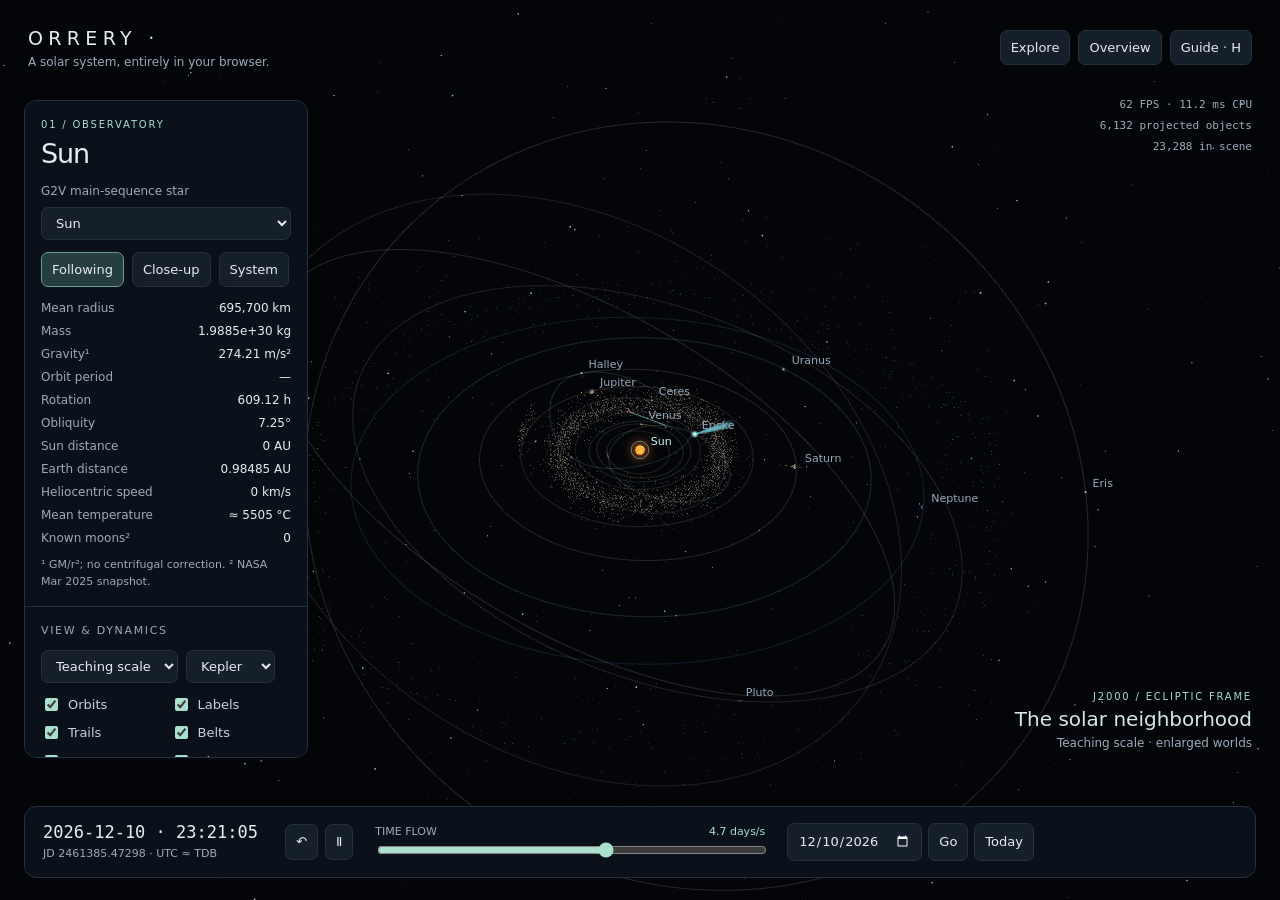
<file: Solar_GPT6AstraM.html>
<!doctype html>
<html lang="en">
<head>
<meta charset="utf-8"><meta name="viewport" content="width=device-width,initial-scale=1">
<title>Orrery — An offline solar system</title>
<style>
:root{color-scheme:dark;--bg:#05080e;--panel:rgba(12,19,29,.92);--line:#27313e;--text:#e5edf3;--muted:#9cabbc;--accent:#a8dfcd}*{box-sizing:border-box}body{margin:0;overflow:hidden;background:var(--bg);color:var(--text);font:13px/1.5 system-ui,-apple-system,sans-serif}canvas{position:fixed;inset:0;width:100%;height:100%}#scene{touch-action:none}#overlay{pointer-events:none}button,input,select{font:inherit;color:inherit}button,select,input[type=date]{background:#15202c;border:1px solid var(--line);border-radius:7px;padding:7px 10px}button{cursor:pointer;transition:background .2s,border-color .2s}button:hover,button.active{background:#253e40;border-color:#689f94}button:focus-visible,input:focus-visible,select:focus-visible{outline:2px solid var(--accent);outline-offset:3px}input[type=range]{accent-color:var(--accent);min-width:80px}input[type=checkbox]{accent-color:var(--accent)}header{position:fixed;top:24px;left:28px;right:28px;display:flex;align-items:center;justify-content:space-between;pointer-events:none}header>div{pointer-events:auto}.brand{font-size:19px;letter-spacing:.28em;font-weight:500}.eyebrow{color:var(--accent);font-size:10px;letter-spacing:.18em;text-transform:uppercase}.sub{color:var(--muted);font-size:12px}.top-actions{display:flex;gap:8px}#sidebar{position:fixed;left:24px;top:100px;bottom:142px;width:284px;overflow:auto;background:var(--panel);border:1px solid var(--line);border-radius:12px;backdrop-filter:blur(16px);transition:transform .25s,opacity .25s;scrollbar-width:thin}body.closed #sidebar{transform:translateX(-330px);opacity:0;pointer-events:none}.section{padding:16px;border-bottom:1px solid var(--line)}h1{font-size:27px;font-weight:400;margin:2px 0 3px;letter-spacing:-.04em}h2{font-size:11px;text-transform:uppercase;letter-spacing:.15em;font-weight:500;color:var(--muted);margin:0 0 10px}p{margin:7px 0}.row{display:flex;gap:8px;align-items:center;flex-wrap:wrap}.row>*{min-width:0}#bodySelect{width:100%;margin-bottom:12px}#facts{display:grid;grid-template-columns:1fr auto;gap:5px 10px;font-size:12px;margin:12px 0 0}dt{color:var(--muted)}dd{margin:0;text-align:right;font-variant-numeric:tabular-nums}#bodyNote{font-size:11px;color:var(--muted);margin-top:10px}.toggles{display:grid;grid-template-columns:1fr 1fr;gap:9px}.toggles label{display:flex;gap:7px;align-items:center;color:#c9d3dd}#rulerA,#rulerB{width:calc(50% - 4px);padding:6px;font-size:12px}#rulerResult{color:var(--accent);font-variant-numeric:tabular-nums;margin-top:10px}#telemetry{position:fixed;right:28px;top:95px;text-align:right;color:var(--muted);font:11px/1.9 ui-monospace,monospace;pointer-events:none}#context{position:fixed;right:28px;bottom:148px;text-align:right;pointer-events:none}#context strong{font-weight:400;font-size:20px;color:#d4e6e6}#timeline{position:fixed;bottom:22px;left:24px;right:24px;padding:15px 18px;background:var(--panel);border:1px solid var(--line);border-radius:12px;backdrop-filter:blur(16px);display:flex;gap:22px;align-items:center}.date-block{min-width:220px}#dateText{font:17px ui-monospace,monospace;white-space:nowrap}#jdText{font-size:11px;color:var(--muted);margin-top:4px}.transport{display:flex;gap:7px;align-items:center}.speed-block{flex:1;max-width:390px}.speed-block input{width:100%;display:block}.speed-top{display:flex;justify-content:space-between;gap:10px;font-size:11px;color:var(--muted)}#rateText{color:var(--accent);font-variant-numeric:tabular-nums}#dateForm{display:flex;gap:6px}#dateInput{width:135px}#notice{position:fixed;left:50%;top:90px;transform:translateX(-50%);max-width:500px;padding:10px 15px;background:#192b34;border:1px solid #46616c;border-radius:8px;opacity:0;transition:opacity .2s;pointer-events:none}#notice.show{opacity:1}dialog{max-width:620px;max-height:85vh;overflow:auto;background:#101923;color:var(--text);border:1px solid #3d5361;border-radius:14px;padding:25px;box-shadow:0 20px 100px #000a}dialog::backdrop{background:#0009}dialog h2{color:var(--accent);margin-top:20px}dialog p,dialog li{color:#bbc9d5}dialog a{color:var(--accent)}kbd{padding:1px 5px;background:#263542;border-radius:4px}#testResult{white-space:pre-wrap;font:12px/1.6 ui-monospace,monospace;color:var(--accent)}#loading{position:fixed;inset:0;display:grid;place-content:center;background:#05080e;z-index:10;text-align:center;transition:opacity .3s}#loading .brand{margin-bottom:15px}.hidden{display:none!important}@media(max-width:1050px){#timeline{gap:12px;flex-wrap:wrap}.date-block{min-width:180px}#dateForm{margin-left:auto}#sidebar{bottom:180px}#context{bottom:180px}}@media(max-width:650px){header{top:16px;left:16px;right:16px}.brand{font-size:16px}.tagline{display:none}.top-actions button{padding:7px}#sidebar{top:78px;left:12px;bottom:185px;width:260px}#telemetry{right:14px;top:78px;font-size:10px}#timeline{left:10px;right:10px;bottom:10px;padding:11px;gap:9px}.date-block{min-width:180px;flex:1}#dateText{font-size:14px}.speed-block{min-width:140px;flex:1}#dateForm{width:100%;justify-content:space-between}#context{display:none}.sub{font-size:11px}.section{padding:12px}}
</style>
</head>
<body>
<canvas id="scene" aria-label="Interactive three-dimensional solar system. Drag to orbit; scroll to zoom."></canvas>
<canvas id="overlay" aria-hidden="true"></canvas>
<header><div><div class="brand">ORRERY <span style="color:var(--accent)">·</span></div><div class="sub tagline">A solar system, entirely in your browser.</div></div><div class="top-actions"><button id="panelBtn" aria-expanded="true">Explore</button><button id="resetBtn">Overview</button><button id="helpBtn">Guide · H</button></div></header>
<aside id="sidebar" aria-label="Solar system controls">
<div class="section"><div class="eyebrow">01 / Observatory</div><h1 id="bodyTitle">Sun</h1><p class="sub" id="bodyType">Our star</p><select id="bodySelect" aria-label="Select celestial body"></select><div class="row"><button id="followBtn" class="active">Following</button><button id="closeBtn">Close-up</button><button id="systemBtn">System</button></div><dl id="facts"></dl><div id="bodyNote"></div></div>
<div class="section"><h2>View & dynamics</h2><div class="row" style="margin-bottom:12px"><select id="scale" aria-label="Display scale"><option value="didactic">Teaching scale</option><option value="real">True scale</option></select><select id="engine" aria-label="Physics engine"><option value="kepler">Kepler</option><option value="nbody">N-body</option></select></div><div class="toggles" id="toggles"></div><p class="sub" id="scaleNote">Distances: 3√AU. Planet and moon sizes enlarged.</p><p class="sub" id="engineNote">Fixed J2000 ellipses · approximate positions</p></div>
<div class="section"><h2>Light-distance ruler</h2><div class="row"><select id="rulerA" aria-label="Ruler first body"></select><select id="rulerB" aria-label="Ruler second body"></select></div><div id="rulerResult"></div><label class="sub"><input type="checkbox" id="rulerLine" checked> Show measurement line</label></div>
<div class="section"><h2>Experiments</h2><div class="row"><button id="halleyBtn">Halley perihelion</button><button id="solarBtn">Solar eclipse</button><button id="lunarBtn">Lunar eclipse</button><button id="testBtn">Check physics</button></div><p class="sub">Drag to orbit · Shift-drag to pan · scroll or pinch to zoom. Select a name or a planet.</p></div>
</aside>
<div id="telemetry"></div><div id="context"><div class="eyebrow">J2000 / Ecliptic frame</div><strong id="viewLabel">The solar neighborhood</strong><div class="sub" id="viewSub">Keplerian motion · procedural worlds</div></div>
<div id="timeline"><div class="date-block"><div id="dateText"></div><div id="jdText"></div></div><div class="transport"><button id="reverseBtn" title="Reverse time" aria-label="Reverse time">↶</button><button id="playBtn" aria-label="Pause">Ⅱ</button></div><div class="speed-block"><div class="speed-top"><span>TIME FLOW</span><span id="rateText"></span></div><input id="speed" type="range" min="0" max="1000" value="590" aria-label="Simulation speed"></div><form id="dateForm"><input id="dateInput" type="date" min="0001-01-01" max="9999-12-31" aria-label="Jump to date"><button type="submit">Go</button><button type="button" id="todayBtn">Today</button></form></div>
<div id="notice" role="status"></div>
<dialog id="help"><div class="row" style="justify-content:space-between"><div class="brand">FIELD GUIDE</div><button id="helpClose">Close</button></div>
<h2>Navigate</h2><p>Drag to orbit, scroll to zoom, Shift-drag or right-drag to pan. Touch: one finger rotates; two fingers zoom and pan. Selecting a body follows it. <b>Close-up</b> fills the view with that world; <b>System</b> includes its modeled moons.</p><p><kbd>Space</kbd> pause · <kbd>+</kbd>/<kbd>−</kbd> speed · <kbd>1</kbd>–<kbd>8</kbd> planets · <kbd>9</kbd> Pluto · <kbd>F</kbd> follow · <kbd>R</kbd> overview · <kbd>H</kbd> guide.</p>
<h2>Two scales</h2><p>True scale uses AU for every position and radius. Most planets are subpixel from the overview; name markers help you find them. Teaching scale maps heliocentric distance to 3√r, enlarges radii and separates moon orbits. Measurements always use physical coordinates. Comet tails are anti-solar in both views.</p>
<h2>Physics</h2><p>Kepler: safeguarded Newton–Raphson with a bracketed fallback. Eight planets use JPL's J2000 base elements, held fixed. Dwarf planets and comets use Horizons osculating elements evaluated at JD 2451545.0. Moons use approximate mean orbits; giant-planet moons use their parent's equator. The Moon includes approximate nodal and apsidal precession.</p><p>N-body: Sun + eight planets, barycentric positions and velocities, Newtonian gravity, velocity Verlet at a fixed 0.125-day step. Smaller bodies remain on prescribed orbits. Work is capped per frame; at very high requested speeds simulation time slows rather than enlarging the step. A second-order substep estimate keeps low-speed motion continuous. The display reports actual speed and relative energy drift. Changing date reinitializes the integration.</p>
<h2>What is illustrative?</h2><p>Surfaces are seeded fractal gradient noise, not mapped geography. Atmospheres, corona, cloud motion and ring scattering are approximations. Eclipse shadows use real physical sphere geometry even in teaching scale, but simplified moon ephemerides cannot predict historical eclipses. The solar/lunar eclipse buttons search this model for a near alignment within the next two years and pause on it; these are model demonstrations, not historical event dates. Belt particles are statistical samples: Kirkwood gaps, Hilda and Trojan populations and a 3:2 Kuiper component; no self-gravity or resonance capture.</p><p>Pole longitudes and spin phases are illustrative; obliquities and periods use measured values where known. Unknown dwarf-planet tilts are marked. Spheres approximate irregular bodies (Haumea is stretched). Moon counts are the dated NASA March 2025 snapshot, not a live catalog. Temperatures are approximate and refer to different reference levels for terrestrial and giant planets.</p><p>Dates use the proleptic Gregorian calendar and Julian day, treating UTC as dynamical time; no leap-second/TDB correction. Fixed elements drift away from real ephemerides over time. Date entry accepts years 0001–9999 for exploration, not precision prediction. Performance depends on viewport, graphics hardware and display refresh rate.</p>
<h2>Data references</h2><p><a href="https://ssd.jpl.nasa.gov/planets/approx_pos.html" target="_blank" rel="noopener">JPL planetary elements</a> · <a href="https://ssd.jpl.nasa.gov/horizons/" target="_blank" rel="noopener">JPL Horizons</a> · <a href="https://nssdc.gsfc.nasa.gov/planetary/factsheet/" target="_blank" rel="noopener">NASA fact sheets</a>. <a href="https://arxiv.org/abs/2303.13445" target="_blank" rel="noopener">Eris rotation study</a>. These reference links are optional; the simulation makes no network requests.</p>
<h2>Built-in verification</h2><button id="testBtn2">Run physics checks</button><pre id="testResult">Checks include orbital closure, Kepler residuals, one-year energy drift and reversibility.</pre></dialog>
<div id="loading"><div class="brand">ORRERY</div><div class="sub" id="loadText">Creating worlds from mathematics…</div></div>
<script>
(()=>{'use strict';
// ===== 1. Physical constants and astronomical data =====
// Positions: AU; velocities: AU/day; mass: kg; radius: km; time: Julian days.
const AU=149597870.7,DAY=86400,J2000=2451545,TAU=2*Math.PI,DEG=Math.PI/180;
const G=6.67430e-20*DAY*DAY/(AU*AU*AU),MS=1.98847e30;
const clamp=(x,a,b)=>Math.max(a,Math.min(b,x)),mod=(x,n)=>((x%n)+n)%n;
const V=(x=0,y=0,z=0)=>new Float64Array([x,y,z]);
const len=a=>Math.hypot(...a),dist=(a,b)=>Math.hypot(a[0]-b[0],a[1]-b[1],a[2]-b[2]);
const norm=a=>{const l=len(a)||1;return V(a[0]/l,a[1]/l,a[2]/l)};
const cross=(a,b)=>V(a[1]*b[2]-a[2]*b[1],a[2]*b[0]-a[0]*b[2],a[0]*b[1]-a[1]*b[0]);
const dot=(a,b)=>a[0]*b[0]+a[1]*b[1]+a[2]*b[2];
const bodies=[];
function body(name,radius,mass,rotation,tilt,temp,moons,color,kind,el,parent=-1,period=0){
 const b={id:bodies.length,name,radius,mass,rotation,tilt,temp,moons,color,kind,parent,el,period,pos:V(),vel:V(),display:V(),spin:new Float32Array(9),axis:new Float32Array(9),trail:new Float64Array(384*3),trailCount:0,trailHead:0,lastTrail:NaN};
 if(el){b.a=el[0];b.e=el[1];b.i=el[2]*DEG;b.node=el[3]*DEG;b.arg=el[4]*DEG;b.m0=el[5]*DEG;b.period=period||TAU*Math.sqrt(b.a**3/(G*(parent<0?MS: bodies[parent].mass)))}
 bodies.push(b);return b;
}
body('Sun',695700,MS,609.12,7.25,5505,0,'#ffcd7e','star',null);
// JPL base elements at J2000: a,e,i,node,argument of perihelion,M0 (angles in degrees).
body('Mercury',2439.7,3.3011e23,1407.6,.034,167,0,'#b1a99d','rock',[.38709927,.20563593,7.00497902,48.33076593,29.12703035,174.79252722],-1,87.9691);
body('Venus',6051.8,4.8675e24,-5832.5,177.36,464,0,'#dfbf87','venus',[.72333566,.00677672,3.39467605,76.67984255,54.92262463,50.37663232],-1,224.701);
body('Earth',6371,5.97237e24,23.9344696,23.439,15,1,'#7abce2','earth',[1.00000261,.01671123,-.00001531,0,102.93768193,-2.47311027],-1,365.25636);
body('Mars',3389.5,6.4171e23,24.6229,25.19,-65,2,'#d48c66','mars',[1.52371034,.09339410,1.84969142,49.55953891,-73.5031685,19.39019754],-1,686.98);
body('Jupiter',69911,1.8982e27,9.925,3.13,-110,95,'#d6b395','jupiter',[5.202887,.04838624,1.30439695,100.47390909,-85.74542926,19.66796068],-1,4332.589);
body('Saturn',58232,5.6834e26,10.656,26.73,-140,274,'#dccba0','saturn',[9.53667594,.05386179,2.48599187,113.66242448,-21.06354617,-42.64463408],-1,10759.22);
body('Uranus',25362,8.6810e25,-17.24,97.77,-195,28,'#a2d6d8','uranus',[19.18916464,.04725744,.77263783,74.01692503,96.93735127,142.28382821],-1,30688.5);
body('Neptune',24622,1.02413e26,16.11,28.32,-200,16,'#668fea','neptune',[30.06992276,.00859048,1.77004347,131.78422574,-86.81946347,-100.08479196],-1,60182);
// Horizons J2000 osculating elements retrieved 2026-10-13; static two-body propagation.
body('Ceres',469.7,9.3839e20,9.074,4,-105,0,'#a7a39b','rock',[2.76649602,.0783756265,10.58336046,80.49435747,73.92286274,6.17665451],-1,1680.712776);
body('Pluto',1188.3,1.303e22,-153.2928,119.61,-225,5,'#c9b7a1','pluto',[39.57126152,.249448495,17.23565302,110.03993995,115.17866598,14.14365454],-1,90921.85109);
body('Eris',1163,1.6466e22,378.504,null,-231,1,'#d8d9da','ice',[68.13986865,.432505098,43.74050564,36.12852074,150.84480964,194.290341],-1,205447.2654);
body('Haumea',780,4.006e21,3.9155,null,-241,2,'#d0d1cf','ice',[42.90925766,.19992095,28.20614177,121.93323859,240.59077767,189.59526992],-1,102665.5951);
body('Makemake',715,3.1e21,22.8266,null,-239,1,'#c39b86','pluto',[45.37205778,.16452329,29.00018554,79.27490607,296.28099919,139.72016245],-1,111630.0557);
// Mean satellite elements. Semimajor axes entered in km, rotation in hours.
function moon(n,r,m,p,a,e,i,node,arg,M,days,col,kind='rock',tilt=0){return body(n,r,m,days*24,tilt,-170,0,col,kind,[a/AU,e,i,node,arg,M],p,days)}
moon('Moon',1737.4,7.342e22,3,384400,.0549,5.145,125.08,318.15,134.96,27.321661,'#c3c1b7','rock',6.68).temp=-20;
moon('Phobos',11.267,1.0659e16,4,9376,.0151,1.093,0,150,10,.31891,'#a99789');
moon('Deimos',6.2,1.4762e15,4,23463,.00033,1.79,20,260,100,1.26244,'#aaa193');
moon('Io',1821.6,8.9319e22,5,421700,.0041,.036,0,84,190,1.769138,'#d9c36e','io');
moon('Europa',1560.8,4.7998e22,5,671034,.009,.466,30,88,50,3.551181,'#c6b79c','ice');
moon('Ganymede',2634.1,1.4819e23,5,1070412,.0013,.177,50,192,220,7.154553,'#a69e91');
moon('Callisto',2410.3,1.0759e23,5,1882709,.0074,.192,100,52,120,16.689018,'#91887c');
moon('Titan',2574.7,1.3452e23,6,1221870,.0288,.3485,30,186,150,15.945421,'#cda566','venus');
moon('Enceladus',252.1,1.0802e20,6,238037,.0047,.009,50,20,80,1.370218,'#e5e7e6','ice');
moon('Rhea',763.8,2.3065e21,6,527108,.001,.345,80,140,20,4.518212,'#c4c1b6');
moon('Triton',1353.4,2.139e22,8,354759,.000016,156.865,40,0,220,5.876854,'#c8b5b2','ice',0).rotation=-141.044496;
moon('Charon',606,1.586e21,10,19596,.0002,0,0,0,0,6.38723,'#aaa49e').rotation=-153.29352;
body('Halley',5.5,2.2e14,52.8,null,-70,0,'#90deda','comet',[17.92150741,.967270202,162.1960426,59.50786536,112.449622,65.84890057],-1,27711.51256);
body('Encke',2.4,9.2e13,11,null,-70,0,'#abdfcf','comet',[2.21753005,.847050757,11.76425876,334.62959739,186.47247157,284.7347591],-1,1206.15382);
// Approximate mean satellite surface temperatures (degrees Celsius).
[-20,-40,-40,-143,-171,-163,-139,-179,-201,-174,-235,-220].forEach((t,i)=>bodies[14+i].temp=t);
// ===== 2. Math, deterministic random numbers, orbital coordinate frames =====
let seed=77123;function random(){seed=(Math.imul(seed,1664525)+1013904223)>>>0;return seed/4294967296}
function basis(i,node,arg){const c=Math.cos,s=Math.sin,cn=c(node),sn=s(node),ci=c(i),si=s(i),cw=c(arg),sw=s(arg);return new Float64Array([cn*cw-sn*sw*ci,sw*si,-sn*cw-cn*sw*ci,-cn*sw-sn*cw*ci,cw*si,sn*sw-cn*cw*ci])}
for(const b of bodies)if(b.el)b.basis=basis(b.i,b.node,b.arg);
function applyBasis(k,x,y,out){out[0]=k[0]*x+k[3]*y;out[1]=k[1]*x+k[4]*y;out[2]=k[2]*x+k[5]*y;return out}
function transform(m,v,out=V()){const x=v[0],y=v[1],z=v[2];out[0]=m[0]*x+m[3]*y+m[6]*z;out[1]=m[1]*x+m[4]*y+m[7]*z;out[2]=m[2]*x+m[5]*y+m[8]*z;return out}
function axisMatrix(b){const k=b.el?basis(b.i,b.node,0):basis(0,0,0),u=V(k[0],k[1],k[2]),v=V(k[3],k[4],k[5]),n=cross(u,v),t=(b.tilt||0)*DEG;const y=V(n[0]*Math.cos(t)+u[0]*Math.sin(t),n[1]*Math.cos(t)+u[1]*Math.sin(t),n[2]*Math.cos(t)+u[2]*Math.sin(t)),z=V(-v[0],-v[1],-v[2]),x=cross(y,z);b.axis.set([...x,...y,...z]);}
for(const b of bodies){axisMatrix(b);if(b.parent>=0&&b.name!=='Moon')for(let k=0;k<3;k++)b.axis.set(transform(bodies[b.parent].axis,b.axis.subarray(k*3,k*3+3)),k*3);}
// ===== 3. Orbital engine: safeguarded Kepler and velocity Verlet =====
function eccentric(M,e){M=mod(M+Math.PI,TAU)-Math.PI;let lo=-Math.PI,hi=Math.PI,E=e<.8?M:Math.sign(M)*Math.PI;for(let j=0;j<48;j++){const f=E-e*Math.sin(E)-M;if(Math.abs(f)<1e-13)return E;if(f>0)hi=E;else lo=E;const next=E-f/(1-e*Math.cos(E));E=next>lo&&next<hi?next:(lo+hi)/2;}return E}
function orbitBasis(b,jd){return b.name==='Moon'?basis(b.i,b.node-TAU*(jd-J2000)/6798.4,b.arg+TAU*(jd-J2000)/3232.6+TAU*(jd-J2000)/6798.4):b.basis}
function orbit(b,jd,out=b.pos,vel=b.vel){const n=TAU/b.period,E=eccentric(b.m0+n*(jd-J2000),b.e),c=Math.cos(E),s=Math.sin(E),q=Math.sqrt(1-b.e*b.e),rate=n/(1-b.e*c),k=orbitBasis(b,jd);applyBasis(k,b.a*(c-b.e),b.a*q*s,out);applyBasis(k,-b.a*s*rate,b.a*q*c*rate,vel);if(b.parent>=0&&b.name!=='Moon'){transform(bodies[b.parent].axis,out,out);transform(bodies[b.parent].axis,vel,vel)}return out}
class NBody{
 constructor(jd){this.r=new Float64Array(27);this.v=new Float64Array(27);this.a=new Float64Array(27);this.jd=jd;this.steps=0;let mass=0;const center=V(),cv=V();for(let i=0;i<9;i++){const b=bodies[i],p=V(),v=V();if(i)orbit(b,jd,p,v);this.r.set(p,i*3);this.v.set(v,i*3);mass+=b.mass;for(let k=0;k<3;k++){center[k]+=p[k]*b.mass;cv[k]+=v[k]*b.mass}}for(let i=0;i<9;i++)for(let k=0;k<3;k++){this.r[i*3+k]-=center[k]/mass;this.v[i*3+k]-=cv[k]/mass}this.accel();this.initialEnergy=this.energy()}
 accel(){this.a.fill(0);for(let i=0;i<9;i++)for(let j=i+1;j<9;j++){const a=i*3,b=j*3,dx=this.r[b]-this.r[a],dy=this.r[b+1]-this.r[a+1],dz=this.r[b+2]-this.r[a+2],r2=dx*dx+dy*dy+dz*dz,f=G/(r2*Math.sqrt(r2));for(let k=0;k<3;k++){const d=k===0?dx:k===1?dy:dz;this.a[a+k]+=f*d*bodies[j].mass;this.a[b+k]-=f*d*bodies[i].mass}}}
 step(h){for(let k=0;k<27;k++){this.v[k]+=.5*h*this.a[k];this.r[k]+=h*this.v[k]}this.accel();for(let k=0;k<27;k++)this.v[k]+=.5*h*this.a[k];this.jd+=h;this.steps++}
 energy(){let E=0;for(let i=0;i<9;i++){let v2=0;for(let k=0;k<3;k++)v2+=this.v[i*3+k]**2;E+=.5*bodies[i].mass*v2;for(let j=i+1;j<9;j++){const d=Math.hypot(this.r[i*3]-this.r[j*3],this.r[i*3+1]-this.r[j*3+1],this.r[i*3+2]-this.r[j*3+2]);E-=G*bodies[i].mass*bodies[j].mass/d}}return E}
 drift(){return (this.energy()-this.initialEnergy)/Math.abs(this.initialEnergy)*100}
}
// ===== 4. WebGL setup and reusable GPU buffers =====
const $=id=>document.getElementById(id),canvas=$('scene'),hud=$('overlay'),ctx=hud.getContext('2d');
const gl=canvas.getContext('webgl2',{alpha:false,antialias:true,powerPreference:'high-performance'});
if(!gl){$('loadText').textContent='WebGL 2 is unavailable. Enable hardware acceleration or use a recent browser.';return}
const state={jd:Date.now()/86400000+2440587.5,paused:false,reverse:false,scale:'didactic',engine:'kepler',selected:0,follow:true,orbits:true,labels:true,trails:true,belts:true,comets:true,rings:true,stars:true,axes:false};
let nb=null,accumulator=0,rate=1,actualRate=0,width=1,height=1,dpr=1,frames=0,fps=60,frameCost=0,visible=0,running=true;
const camera={yaw:.35,pitch:.64,distance:57,targetDistance:57,center:V(),eye:V(),pan:V(),right:V(),up:V(),forward:V(),vy:0,vp:0};
function program(vs,fs){function shader(type,src){const s=gl.createShader(type);gl.shaderSource(s,src);gl.compileShader(s);if(!gl.getShaderParameter(s,gl.COMPILE_STATUS))throw Error(gl.getShaderInfoLog(s));return s}const v=shader(gl.VERTEX_SHADER,vs),f=shader(gl.FRAGMENT_SHADER,fs),p=gl.createProgram();gl.attachShader(p,v);gl.attachShader(p,f);gl.linkProgram(p);gl.deleteShader(v);gl.deleteShader(f);if(!gl.getProgramParameter(p,gl.LINK_STATUS))throw Error(gl.getProgramInfoLog(p));return p}
const head='#version 300 es\nprecision highp float;\n';
const viewGL=`uniform mat3 uView;uniform vec3 uEye;uniform float uAspect,uFocal;out float vDepth;
vec4 project(vec3 p){vec3 q=uView*(p-uEye);vDepth=max(0.0,-q.z);vec4 c=vec4(q.x*uFocal/uAspect,q.y*uFocal,0.,-q.z);c.z=(2.*log2(1.+max(0.,c.w)*1.e8)/48.-1.)*c.w;return c;}`;
const depthGL='gl_FragDepth=log2(1.+vDepth*1.e8)/48.;';
const sphereVS=head+`layout(location=0)in vec3 aPos;layout(location=1)in vec2 aUV;uniform mat3 uRot;uniform vec3 uCenter,uShape;uniform float uRadius;out vec2 vUV;out vec3 vNormal,vLocal,vWorld;${viewGL}void main(){vUV=aUV;vLocal=aPos;vNormal=uRot*normalize(aPos/uShape);vWorld=uCenter+uRot*(aPos*uShape)*uRadius;gl_Position=project(vWorld);}`;
const sphereFS=head+`in vec2 vUV;in vec3 vNormal,vLocal,vWorld;in float vDepth;out vec4 color;
uniform sampler2D uTex;uniform vec3 uLight,uEyeWorld,uTint,uPhysicalSun;uniform mat3 uInvAxis;uniform vec4 uBlock[4];uniform float uSunRadius,uKind,uCloud,uRing,uAtmos,uGlow;
float ringDensity(float r){float gap=1.-smoothstep(1.91,1.94,r)*(1.-smoothstep(2.02,2.05,r));return gap*(.48+.23*sin(r*163.)+.14*sin(r*401.));}
void main(){vec3 N=normalize(vNormal),L=normalize(uLight),V=normalize(uEyeWorld-vWorld);vec4 tex=texture(uTex,vUV);float nd=dot(N,L),light=max(0.,nd),shadow=1.;
for(int j=0;j<4;j++){if(uBlock[j].w<=0.)continue;vec3 toOcc=uBlock[j].xyz-N,toSun=uPhysicalSun-N;float od=length(toOcc),sd=length(toSun);float sep=acos(clamp(dot(toOcc/od,toSun/sd),-1.,1.));float ro=asin(clamp(uBlock[j].w/od,0.,1.)),rs=asin(clamp(uSunRadius/sd,0.,1.));if(od<sd){float cover=(1.-smoothstep(abs(ro-rs),ro+rs,sep))*min(1.,ro*ro/(rs*rs));shadow*=1.-cover;}}
if(uRing>0.){vec3 p=uInvAxis*N,l=uInvAxis*L;float t=-p.y/l.y;float r=length((p+t*l).xz);if(t>0.&&r>1.23&&r<2.3)shadow*=1.-.72*ringDensity(r);}
vec3 base=tex.rgb;if(uKind==1.){vec2 cuv=vec2(fract(vUV.x+uCloud),vUV.y);float c=texture(uTex,cuv).a;base=mix(base,vec3(.96),smoothstep(.58,.9,c)*.83);float cities=step(.62,tex.g)*step(tex.b,tex.g*1.55)*pow(max(0.,sin(vUV.x*1801.)*sin(vUV.y*1103.)),22.);base=base*(.025+light*shadow*.975)+vec3(1.,.59,.16)*cities*(1.-smoothstep(-.14,.12,nd))*1.5;float spec=pow(max(0.,dot(reflect(-L,N),V)),60.)*step(tex.g*1.6,tex.b);base+=vec3(.4,.58,.7)*spec*light*shadow;}else base*=.025+light*shadow*.975;
if(uKind==2.)base=tex.rgb*(1.1+.12*sin(vUV.x*181.+uCloud*20.));if(uAtmos>0.)base+=uTint*pow(1.-max(0.,dot(N,V)),3.)*(.12+.5*max(0.,nd))*uAtmos;
if(shadow<.15&&uKind!=2.)base+=tex.rgb*vec3(.18,.035,.007)*(1.-shadow)*max(0.,nd);
color=vec4(base,1.);${depthGL}}`;
const surface=program(sphereVS,sphereFS);
const pointVS=head+`layout(location=0)in vec3 aPos;layout(location=1)in vec4 aColor;layout(location=2)in float aSize;out vec4 vColor;uniform float uDpr;${viewGL}void main(){gl_Position=project(aPos);gl_PointSize=aSize*uDpr;vColor=aColor;}`;
const pointFS=head+`in vec4 vColor;in float vDepth;out vec4 color;void main(){float r=length(gl_PointCoord-.5)*2.;if(r>1.)discard;color=vec4(vColor.rgb,vColor.a*(1.-smoothstep(.1,1.,r)));${depthGL}}`;
const points=program(pointVS,pointFS);
const lineVS=head+`layout(location=0)in vec3 aPos;layout(location=1)in vec4 aColor;out vec4 vColor;${viewGL}void main(){gl_Position=project(aPos);vColor=aColor;}`;
const lineFS=head+`in vec4 vColor;in float vDepth;out vec4 color;void main(){color=vColor;${depthGL}}`;
const lines=program(lineVS,lineFS);
const ringVS=head+`layout(location=0)in vec3 aPos;uniform vec3 uCenter;uniform mat3 uRot;uniform float uRadius;out vec3 vLocal;${viewGL}void main(){vLocal=aPos;gl_Position=project(uCenter+uRot*aPos*uRadius);}`;
const ringFS=head+`in vec3 vLocal;in float vDepth;out vec4 color;uniform vec3 uSun,uTint;uniform float uOpacity;void main(){float r=length(vLocal.xz);float gap=1.-smoothstep(1.91,1.94,r)*(1.-smoothstep(2.02,2.05,r));float band=.55+.22*sin(r*163.)+.1*sin(r*401.);vec3 l=normalize(uSun);float t=dot(-vLocal,l);float sh=t>0.?smoothstep(.91,1.02,length(vLocal+t*l)):1.;color=vec4(uTint*(.12+.88*sh),gap*band*uOpacity);${depthGL}}`;
const ringProgram=program(ringVS,ringFS);
const glowVS=head+`layout(location=0)in vec3 aPos;uniform vec3 uCenter,uRight,uUp;uniform float uRadius;out vec2 vUV;${viewGL}void main(){vUV=aPos.xy;gl_Position=project(uCenter+(uRight*aPos.x+uUp*aPos.y)*uRadius);}`;
const glowFS=head+`in vec2 vUV;in float vDepth;out vec4 color;uniform vec3 uTint;uniform float uMode,uOpacity;void main(){float r=length(vUV);if(r>1.)discard;float a=uMode<.5?pow(max(0.,1.-r),3.)*.7:exp(-pow((r-.82)*30.,2.))*.17;color=vec4(uTint,a*uOpacity);${depthGL}}`;
const glowProgram=program(glowVS,glowFS);
const uniforms=new Map();function U(p,n){let m=uniforms.get(p);if(!m){m={};uniforms.set(p,m)}if(!(n in m))m[n]=gl.getUniformLocation(p,n);return m[n]}
function f(p,n,v){gl.uniform1f(U(p,n),v)}function v3(p,n,v){gl.uniform3fv(U(p,n),v)}function m3(p,n,m){gl.uniformMatrix3fv(U(p,n),false,m)}
function mesh(data,layout,indices=null){const vao=gl.createVertexArray();gl.bindVertexArray(vao);const buffer=gl.createBuffer();gl.bindBuffer(gl.ARRAY_BUFFER,buffer);gl.bufferData(gl.ARRAY_BUFFER,data,gl.DYNAMIC_DRAW);let offset=0;const stride=layout.reduce((a,b)=>a+b,0)*4;layout.forEach((n,i)=>{gl.enableVertexAttribArray(i);gl.vertexAttribPointer(i,n,gl.FLOAT,false,stride,offset);offset+=n*4});if(indices){const ib=gl.createBuffer();gl.bindBuffer(gl.ELEMENT_ARRAY_BUFFER,ib);gl.bufferData(gl.ELEMENT_ARRAY_BUFFER,indices,gl.STATIC_DRAW)}return{vao,buffer,count:indices?indices.length:data.length/(stride/4),indexed:!!indices}}
function draw(m,mode){gl.bindVertexArray(m.vao);if(m.indexed)gl.drawElements(mode,m.count,gl.UNSIGNED_SHORT,0);else gl.drawArrays(mode,0,m.count)}
const sv=[],si=[];for(let y=0;y<=40;y++)for(let x=0;x<=64;x++){const u=x/64,v=y/40,t=v*Math.PI,p=u*TAU;sv.push(Math.sin(t)*Math.cos(p),Math.cos(t),Math.sin(t)*Math.sin(p),u,v);if(y<40&&x<64){const a=y*65+x;si.push(a,a+65,a+1,a+1,a+65,a+66)}}
const sphere=mesh(new Float32Array(sv),[3,2],new Uint16Array(si));
const rv=[],ri=[];for(let j=0;j<=160;j++){const t=j/160*TAU;for(const r of [1.23,2.3])rv.push(Math.cos(t)*r,0,Math.sin(t)*r);if(j<160){const a=j*2;ri.push(a,a+1,a+2,a+1,a+3,a+2)}}const rings=mesh(new Float32Array(rv),[3],new Uint16Array(ri));
const quad=mesh(new Float32Array([-1,-1,0,1,-1,0,-1,1,0,1,1,0]),[3]);
const view=new Float32Array(9),zero=V(),relativeCenter=V(),invAxis=new Float32Array(9),blockers=new Float32Array(16),light=V();
function common(p,star=false){gl.useProgram(p);m3(p,'uView',view);v3(p,'uEye',star?zero:camera.eye);f(p,'uAspect',width/height);f(p,'uFocal',1/Math.tan(25*DEG))}
// ===== 5. Procedural surfaces: cached spherical fractal gradient noise =====
const perm=new Uint8Array(512);{const p=Array.from({length:256},(_,i)=>i);for(let i=255;i>0;i--){const j=Math.floor(random()*(i+1));[p[i],p[j]]=[p[j],p[i]]}for(let i=0;i<512;i++)perm[i]=p[i&255]}
const fade=t=>t*t*t*(t*(t*6-15)+10),mix=(a,b,t)=>a+(b-a)*t;
function grad(h,x,y,z){h&=15;const u=h<8?x:y,v=h<4?y:(h===12||h===14?x:z);return((h&1)?-u:u)+((h&2)?-v:v)}
function noise(x,y,z){const X=Math.floor(x)&255,Y=Math.floor(y)&255,Z=Math.floor(z)&255;x-=Math.floor(x);y-=Math.floor(y);z-=Math.floor(z);const u=fade(x),v=fade(y),w=fade(z),A=perm[X]+Y,AA=perm[A]+Z,AB=perm[A+1]+Z,B=perm[X+1]+Y,BA=perm[B]+Z,BB=perm[B+1]+Z;return mix(mix(mix(grad(perm[AA],x,y,z),grad(perm[BA],x-1,y,z),u),mix(grad(perm[AB],x,y-1,z),grad(perm[BB],x-1,y-1,z),u),v),mix(mix(grad(perm[AA+1],x,y,z-1),grad(perm[BA+1],x-1,y,z-1),u),mix(grad(perm[AB+1],x,y-1,z-1),grad(perm[BB+1],x-1,y-1,z-1),u),v),w)}
function fbm(x,y,z){let n=0,a=.53;for(let i=0;i<5;i++){n+=a*noise(x,y,z);x=x*2.03+7;y=y*2.03+11;z=z*2.03+3;a*=.5}return n}
function rgb(hex){return[parseInt(hex.slice(1,3),16)/255,parseInt(hex.slice(3,5),16)/255,parseInt(hex.slice(5,7),16)/255]}
function texture(b){const w=b.kind==='earth'||b.kind==='jupiter'||b.kind==='star'?512:256,h=w/2,c=document.createElement('canvas');c.width=w;c.height=h;const c2=c.getContext('2d'),im=c2.createImageData(w,h),base=rgb(b.color);for(let y=0;y<h;y++)for(let x=0;x<w;x++){const u=x/w,t=y/h*Math.PI,phi=u*TAU,s=Math.sin(t),nx=s*Math.cos(phi),ny=Math.cos(t),nz=s*Math.sin(phi),n=fbm(nx*3+b.id*3,ny*3,nz*3),fine=noise(nx*57,ny*57,nz*57);let R=base[0],B=base[2],Q=base[1],a=1,shade=.8+n*.6+fine*.08;
if(b.kind==='earth'){const land=n+.1*Math.sin(phi*2)*s>.02,ice=Math.abs(ny)>.94+n*.04;if(ice){R=.85;Q=.9;B=.92}else if(land){const desert=Math.abs(ny)<.48&&n>.14;R=desert?.6:.13+n*.45;Q=desert?.48:.4+n*.42;B=desert?.24:.19+n*.2}else{R=.025;Q=.12+n*.12;B=.27+n*.35}a=clamp(.5+fbm(nx*6+31,ny*6,nz*6)*1.8,0,1);shade=1+fine*.1}
else if(['jupiter','saturn','uranus','neptune','venus'].includes(b.kind)){const freq=b.kind==='venus'?10:34,band=Math.sin(ny*freq+n*3)+.4*Math.sin(ny*91+n*5);shade=.86+band*(b.kind==='uranus'?.035:.12)+n*.16;if(b.kind==='jupiter'){const dx=Math.min(Math.abs(u-.68),1-Math.abs(u-.68))/.055,dy=(y/h-.62)/.04;if(dx*dx+dy*dy<1){R=.68;Q=.3;B=.18;shade=.85+.15*Math.sin((dx*dx+dy*dy)*25)}}}
else if(b.kind==='star'){const spot=Math.max(0,noise(nx*13+4,ny*13,nz*13)-.32);R=1;Q=.67+n*.25;B=.24+n*.15;shade=1+fine*.16-spot*2.1}
else if(b.kind==='mars'){shade=.82+n*.8;if(Math.abs(ny)>.96){R=.85;Q=.84;B=.76}}
else if(b.kind==='pluto'){shade=.83+n*.65;if(b.name==='Pluto'&&((u-.56)**2/.01+(y/h-.51)**2/.018)<1){R=.87;Q=.83;B=.73}}
else if(b.kind==='io'){R=.79+n*.5;Q=.64+n*.6;B=.24+n*.15;shade=.9-Math.max(0,fine-.32)}
const j=(y*w+x)*4;im.data[j]=clamp(R*shade,0,1)*255;im.data[j+1]=clamp(Q*shade,0,1)*255;im.data[j+2]=clamp(B*shade,0,1)*255;im.data[j+3]=a*255}
c2.putImageData(im,0,0);if(b.kind==='rock'){for(let i=0;i<120;i++){const x=random()*w,y=random()*h,r=1+random()**3*w*.07;c2.beginPath();c2.ellipse(x,y,r,r*.72,0,0,TAU);c2.fillStyle='rgba(18,18,20,.18)';c2.fill();c2.strokeStyle='rgba(240,231,217,.18)';c2.lineWidth=Math.max(.5,r*.14);c2.stroke()}}
const tex=gl.createTexture();gl.bindTexture(gl.TEXTURE_2D,tex);gl.texImage2D(gl.TEXTURE_2D,0,gl.RGBA,gl.RGBA,gl.UNSIGNED_BYTE,c);gl.texParameteri(gl.TEXTURE_2D,gl.TEXTURE_MIN_FILTER,gl.LINEAR_MIPMAP_LINEAR);gl.texParameteri(gl.TEXTURE_2D,gl.TEXTURE_MAG_FILTER,gl.LINEAR);gl.texParameteri(gl.TEXTURE_2D,gl.TEXTURE_WRAP_S,gl.REPEAT);gl.texParameteri(gl.TEXTURE_2D,gl.TEXTURE_WRAP_T,gl.CLAMP_TO_EDGE);gl.generateMipmap(gl.TEXTURE_2D);b.tex=tex;b.tint=rgb(b.color)}
// ===== 6. Statistical belts and procedural stellar background =====
const beltBodies=[];function particle(a,e,i,node,arg,M,res=0){const p={a,e,i:i*DEG,node:node*DEG,arg:arg*DEG,m0:M*DEG,period:TAU*Math.sqrt(a*a*a/(G*MS)),pos:V(),vel:V(),res};p.basis=basis(p.i,p.node,p.arg);beltBodies.push(p)}
for(let i=0;i<3200;i++){let a;do{a=2.06+random()*1.23}while([2.5,2.824,2.958,3.279].some(g=>Math.abs(a-g)<.019));particle(a,.025+random()*.16,random()**2*20,random()*360,random()*360,random()*360)}
for(let i=0;i<180;i++)particle(3.97+(random()-.5)*.035,.15+random()*.12,random()*12,random()*360,random()*360,random()*360,3);
for(let i=0;i<180;i++)particle(5.202887,.02+random()*.08,random()*15,100.47,-85.75,19.668+(i%2?60:-60)+(random()-.5)*32,1);
for(let i=0;i<1700;i++)particle(i<300?39.4+(random()-.5)*.4:41+random()*9,i<300?.12+random()*.14:.01+random()*.12,random()**2*28,random()*360,random()*360,random()*360,i<300?2:0);
const beltData=new Float32Array(beltBodies.length*8),beltMesh=mesh(beltData,[3,4,1]);
const starData=new Float32Array(18000*8);for(let i=0;i<18000;i++){const a=random()*TAU;let z=i<11000?random()*2-1:(random()+random()+random()-1.5)*.13;const r=Math.sqrt(1-z*z),x=r*Math.cos(a),y=r*Math.sin(a),tilt=1.05;const j=i*8;starData[j]=700*x;starData[j+1]=700*(z*Math.cos(tilt)-y*Math.sin(tilt));starData[j+2]=700*(z*Math.sin(tilt)+y*Math.cos(tilt));const warm=random(),bright=random()**3;starData[j+3]=warm<.22?1:.65+warm*.3;starData[j+4]=.77+warm*.18;starData[j+5]=warm<.22?.65:1;starData[j+6]=i<11000?.2+bright*.65:.08+bright*.17;starData[j+7]=.65+bright*2.4}
const starMesh=mesh(starData,[3,4,1]),lineData=new Float32Array(170000*7),lineMesh=mesh(lineData,[3,4]),markerData=new Float32Array(2048*8),markerMesh=mesh(markerData,[3,4,1]);let lineCount=0,markerCount=0;
function line(a,b,c,alpha=1,alpha2=alpha){if(lineCount+2>170000)return;let j=lineCount*7;lineData.set([a[0],a[1],a[2],c[0],c[1],c[2],alpha,b[0],b[1],b[2],c[0],c[1],c[2],alpha2],j);lineCount+=2}
function mark(p,c,size,alpha=1){if(markerCount>=2048)return;markerData.set([p[0],p[1],p[2],c[0],c[1],c[2],alpha,size],markerCount++*8)}
function mapped(p,out=V()){const r=len(p),s=state.scale==='real'?1:r>0?3/Math.sqrt(r):0;for(let k=0;k<3;k++)out[k]=p[k]*s;return out}
function radius(b){return state.scale==='real'?b.radius/AU:b.id===0?.28:b.parent>=0?.007+Math.sqrt(b.radius/6371)*.026:.018+Math.sqrt(b.radius/6371)*.046}
function moonScale(b){if(state.scale==='real')return 1;const p=bodies[b.parent];return Math.max(radius(p)*3.8,1.5*Math.sqrt(b.a))/b.a}
function displayPosition(b,p,out){if(b.parent<0)return mapped(p,out);const parent=bodies[b.parent],s=moonScale(b);for(let k=0;k<3;k++)out[k]=parent.display[k]+(p[k]-parent.pos[k])*s;return out}
function updatePositions(){bodies[0].pos.fill(0);bodies[0].vel.fill(0);for(let i=1;i<bodies.length;i++){const b=bodies[i];if(state.engine==='nbody'&&i<9){for(let k=0;k<3;k++){const dv=nb.v[i*3+k]-nb.v[k],da=nb.a[i*3+k]-nb.a[k];b.pos[k]=nb.r[i*3+k]-nb.r[k]+dv*accumulator+.5*da*accumulator*accumulator;b.vel[k]=dv+da*accumulator}}else orbit(b,state.jd);if(b.parent>=0){const p=bodies[b.parent];for(let k=0;k<3;k++){b.pos[k]+=p.pos[k];b.vel[k]+=p.vel[k]}}}for(const b of bodies){displayPosition(b,b.pos,b.display);const angle=mod((state.jd-J2000)*24/Math.abs(b.rotation),1)*TAU,c=Math.cos(angle),s=Math.sin(angle),a=b.axis;for(let k=0;k<3;k++){b.spin[k]=a[k]*c-a[6+k]*s;b.spin[k+3]=a[k+3];b.spin[k+6]=a[k]*s+a[k+6]*c}}}
// ===== 7. Inertial perspective camera and input =====
function resize(){width=innerWidth;height=innerHeight;dpr=Math.min(devicePixelRatio||1,1.7);canvas.width=Math.round(width*dpr);canvas.height=Math.round(height*dpr);hud.width=canvas.width;hud.height=canvas.height;ctx.setTransform(dpr,0,0,dpr,0,0);gl.viewport(0,0,canvas.width,canvas.height)}addEventListener('resize',resize);
function cameraUpdate(dt){const ease=1-Math.exp(-dt*8);camera.yaw+=camera.vy;camera.pitch=clamp(camera.pitch+camera.vp,-1.54,1.54);camera.vy*=Math.exp(-dt*9);camera.vp*=Math.exp(-dt*9);camera.distance=mix(camera.distance,camera.targetDistance,ease);const target=bodies[state.selected].display;for(let k=0;k<3;k++)camera.center[k]=state.follow?mix(camera.center[k],target[k]+camera.pan[k],ease):camera.center[k];const cp=Math.cos(camera.pitch);camera.eye.set([camera.center[0]+camera.distance*cp*Math.sin(camera.yaw),camera.center[1]+camera.distance*Math.sin(camera.pitch),camera.center[2]+camera.distance*cp*Math.cos(camera.yaw)]);camera.forward=norm(V(camera.center[0]-camera.eye[0],camera.center[1]-camera.eye[1],camera.center[2]-camera.eye[2]));camera.right=norm(cross(camera.forward,V(0,1,0)));camera.up=cross(camera.right,camera.forward);for(let k=0;k<3;k++){view[k*3]=camera.right[k];view[k*3+1]=camera.up[k];view[k*3+2]=-camera.forward[k]}}
function project(p){const x=p[0]-camera.eye[0],y=p[1]-camera.eye[1],z=p[2]-camera.eye[2],depth=x*camera.forward[0]+y*camera.forward[1]+z*camera.forward[2];if(depth<=0)return null;const f=height/(2*Math.tan(25*DEG)*depth);return{x:width/2+(x*camera.right[0]+y*camera.right[1]+z*camera.right[2])*f,y:height/2-(x*camera.up[0]+y*camera.up[1]+z*camera.up[2])*f,depth,f}}
function focus(id,close=false){state.selected=id;state.follow=true;camera.pan.fill(0);camera.targetDistance=close?radius(bodies[id])*5.5:id===0?(state.scale==='real'?100:57):Math.max(radius(bodies[id])*15,state.scale==='real'?.025:1.4);if(close&&id){const b=bodies[id];camera.yaw=Math.atan2(-b.pos[0],-b.pos[2])+.65;camera.pitch=.32;camera.vy=camera.vp=0}$('bodySelect').value=id;$('followBtn').classList.add('active');$('followBtn').textContent='Following';if(width<650){document.body.classList.add('closed');$('panelBtn').setAttribute('aria-expanded','false')}updatePanel();$('sidebar').scrollTop=0;}
function reset(){focus(0);camera.targetDistance=state.scale==='real'?110:57;camera.yaw=.35;camera.pitch=.64;camera.vy=camera.vp=0}
const pointers=new Map();let gesture=null,down=null;function pan(dx,dy){const scale=camera.distance/height;for(let k=0;k<3;k++){const d=(-dx*camera.right[k]+dy*camera.up[k])*scale;camera.pan[k]+=d;camera.center[k]+=d}}
canvas.addEventListener('pointerdown',e=>{canvas.setPointerCapture(e.pointerId);pointers.set(e.pointerId,[e.clientX,e.clientY]);down={x:e.clientX,y:e.clientY,moved:false};gesture=null});
canvas.addEventListener('pointermove',e=>{if(!pointers.has(e.pointerId))return;const old=pointers.get(e.pointerId),dx=e.clientX-old[0],dy=e.clientY-old[1];pointers.set(e.pointerId,[e.clientX,e.clientY]);if(down&&Math.hypot(e.clientX-down.x,e.clientY-down.y)>4)down.moved=true;if(pointers.size===2){const [a,b]=[...pointers.values()],g={d:Math.hypot(a[0]-b[0],a[1]-b[1]),x:(a[0]+b[0])/2,y:(a[1]+b[1])/2};if(gesture){camera.targetDistance=clamp(camera.targetDistance*gesture.d/Math.max(1,g.d),minZoom(),1000);pan(g.x-gesture.x,g.y-gesture.y)}gesture=g}else if(e.shiftKey||(e.buttons&2))pan(dx,dy);else{camera.yaw-=dx*.004;camera.pitch=clamp(camera.pitch+dy*.004,-1.54,1.54);camera.vy=-dx*.0008;camera.vp=dy*.0008}});
function endPointer(e){if(down&&!down.moved&&pointers.size===1){let hit=null,best=24;for(const b of bodies){if(b.kind==='comet'&&!state.comets)continue;const p=project(b.display);if(!p)continue;const d=Math.hypot(p.x-e.clientX,p.y-e.clientY),r=Math.max(12,radius(b)*p.f);if(d<r+8&&d<best){hit=b;best=d}}if(hit)focus(hit.id)}pointers.delete(e.pointerId);gesture=null;down=null}
canvas.addEventListener('pointerup',endPointer);canvas.addEventListener('pointercancel',()=>{pointers.clear();down=null;gesture=null});canvas.addEventListener('contextmenu',e=>e.preventDefault());
function minZoom(){return Math.max(1e-8,radius(bodies[state.selected])*2.1)}canvas.addEventListener('wheel',e=>{e.preventDefault();camera.targetDistance=clamp(camera.targetDistance*Math.exp(clamp(e.deltaY,-150,150)*.0015),minZoom(),1000)},{passive:false});
// ===== 8. Rendering: surfaces, rings, atmospheres, trails, labels =====
function clearTrails(){for(const b of bodies){b.trailCount=0;b.trailHead=0;b.lastTrail=NaN}}
const p1=V(),p2=V(),pv=V();
function sceneLines(){lineCount=0;markerCount=0;for(const b of bodies){if(b.kind==='comet'&&!state.comets)continue;const col=b.tint;if(b.el&&state.orbits&&(b.parent<0||state.selected===b.parent||state.selected===b.id)){let old=null;for(let i=0;i<=240;i++){const E=i/240*TAU;applyBasis(orbitBasis(b,state.jd),b.a*(Math.cos(E)-b.e),b.a*Math.sqrt(1-b.e*b.e)*Math.sin(E),p1);if(b.parent>=0){if(b.name!=='Moon')transform(bodies[b.parent].axis,p1,p1);const s=moonScale(b);for(let k=0;k<3;k++)p1[k]=bodies[b.parent].display[k]+p1[k]*s}else mapped(p1,p1);if(old)line(old,p1,col,b.id===state.selected?.48:.16);p2.set(p1);old=p2}}
if(b.el&&state.trails&&b.parent<0){const interval=Math.max(.01,b.period/450);if(!Number.isFinite(b.lastTrail)||Math.abs(state.jd-b.lastTrail)>interval){b.trail.set(b.pos,b.trailHead*3);b.trailHead=(b.trailHead+1)%384;b.trailCount=Math.min(384,b.trailCount+1);b.lastTrail=state.jd}for(let i=1;i<b.trailCount;i++){const a=(b.trailHead-b.trailCount+i-1+384)%384,z=(a+1)%384;mapped(b.trail.subarray(a*3,a*3+3),p1);mapped(b.trail.subarray(z*3,z*3+3),p2);line(p1,p2,col,(i-1)/b.trailCount*.58,i/b.trailCount*.58)}}
const pp=project(b.display);if(pp&&pp.x>-100&&pp.x<width+100&&pp.y>-100&&pp.y<height+100){visible++;const px=radius(b)*pp.f;if(px<2.1)mark(b.display,col,b.parent>=0?2:3.5,.9)}
if(state.axes&&(state.selected===b.id||b.id<9)){const r=radius(b)*1.6;for(let k=0;k<3;k++){p1[k]=b.display[k]-b.axis[k+3]*r;p2[k]=b.display[k]+b.axis[k+3]*r}line(p1,p2,[.45,.84,.74],.8)}
if(b.kind==='comet'&&state.comets){const r=len(b.pos),activity=clamp(2.8/(r*r),0,1),d=norm(b.display),tail=(state.scale==='real'?.18:2.4)*activity;for(let i=0;i<90;i++){const t=i/89;for(let k=0;k<3;k++)p1[k]=b.display[k]+d[k]*tail*t;mark(p1,[.4,.8,.86],(2+11*t)*activity,(1-t)*activity*.38)}if(activity>.01)mark(b.display,[.7,1,1],9*activity,activity)}}
if($('rulerLine').checked)line(bodies[+$('rulerA').value].display,bodies[+$('rulerB').value].display,[.55,.86,.75],.6);
common(lines);gl.bindBuffer(gl.ARRAY_BUFFER,lineMesh.buffer);gl.bufferSubData(gl.ARRAY_BUFFER,0,lineData.subarray(0,lineCount*7));lineMesh.count=lineCount;gl.depthMask(false);draw(lineMesh,gl.LINES);gl.depthMask(true)}
function beltRender(){if(!state.belts)return;let count=0;const jupiterM=bodies[5].m0+TAU*(state.jd-J2000)/bodies[5].period;for(let i=0;i<beltBodies.length;i++){const b=beltBodies[i];let phase=b.m0;if(b.res===1){b.m0=bodies[5].m0+(b.m0-bodies[5].m0)+TAU*(state.jd-J2000)*(1/bodies[5].period-1/b.period)}if(b.res===3)b.m0=phase+.12*Math.sin(jupiterM*.5+phase);orbit(b,state.jd,b.pos,b.vel);b.m0=phase;mapped(b.pos,p1);const screen=project(p1);if(!screen||screen.x<0||screen.x>width||screen.y<0||screen.y>height)continue;const j=count++*8,k=i>=3560;beltData[j]=p1[0];beltData[j+1]=p1[1];beltData[j+2]=p1[2];beltData[j+3]=k?.44:.65;beltData[j+4]=k?.63:.58;beltData[j+5]=k?.69:.48;beltData[j+6]=k?.42:.55;beltData[j+7]=k?1.3:1.6}visible+=count;common(points);f(points,'uDpr',dpr);gl.bindBuffer(gl.ARRAY_BUFFER,beltMesh.buffer);gl.bufferSubData(gl.ARRAY_BUFFER,0,beltData.subarray(0,count*8));beltMesh.count=count;gl.depthMask(false);draw(beltMesh,gl.POINTS);gl.depthMask(true)}
function transpose(a,out){for(let i=0;i<3;i++)for(let j=0;j<3;j++)out[i*3+j]=a[j*3+i];return out}
function drawBody(b){if(b.kind==='comet'&&!state.comets)return;const p=project(b.display),r=radius(b);if(!p||p.x+r*p.f<0||p.x-r*p.f>width||p.y+r*p.f<0||p.y-r*p.f>height||r*p.f<.7)return;
for(let k=0;k<3;k++)relativeCenter[k]=b.display[k]-camera.eye[k];common(surface);v3(surface,'uEye',zero);v3(surface,'uCenter',relativeCenter);v3(surface,'uEyeWorld',zero);m3(surface,'uRot',b.spin);f(surface,'uRadius',r);v3(surface,'uShape',b.name==='Haumea'?[1.5,.65,1]:[1,1,1]);for(let k=0;k<3;k++)light[k]=-b.pos[k];v3(surface,'uLight',b.id?light:[0,0,1]);const physicalRadius=b.radius/AU;for(let k=0;k<3;k++)light[k]=-b.pos[k]/physicalRadius;v3(surface,'uPhysicalSun',light);f(surface,'uSunRadius',bodies[0].radius/b.radius);blockers.fill(0);let bi=0;if(b.id){const candidates=bodies.filter(o=>o.id!==b.id&&o.id!==0&&(o.parent===b.id||o.id===b.parent||(b.parent>=0&&o.parent===b.parent))).sort((a,c)=>dist(a.pos,b.pos)-dist(c.pos,b.pos));for(const o of candidates.slice(0,4)){for(let k=0;k<3;k++)blockers[bi*4+k]=(o.pos[k]-b.pos[k])/physicalRadius;blockers[bi*4+3]=o.radius/b.radius;bi++}}gl.uniform4fv(U(surface,'uBlock[0]'),blockers);
f(surface,'uKind',b.id===0?2:b.kind==='earth'?1:0);f(surface,'uCloud',mod((state.jd-J2000)/35,1));const atmosphere=['earth','venus','jupiter','saturn','uranus','neptune'].includes(b.kind);f(surface,'uAtmos',atmosphere?.8:0);v3(surface,'uTint',b.kind==='earth'?[.15,.45,.95]:b.tint);m3(surface,'uInvAxis',transpose(b.axis,invAxis));f(surface,'uRing',state.rings&&b.id===6?1:0);gl.activeTexture(gl.TEXTURE0);gl.bindTexture(gl.TEXTURE_2D,b.tex);gl.uniform1i(U(surface,'uTex'),0);draw(sphere,gl.TRIANGLES);
if(state.rings&&b.id>=5&&b.id<=8){common(ringProgram);v3(ringProgram,'uEye',zero);v3(ringProgram,'uCenter',relativeCenter);m3(ringProgram,'uRot',b.axis);f(ringProgram,'uRadius',r);for(let k=0;k<3;k++)light[k]=-b.pos[k];transform(invAxis,light,light);v3(ringProgram,'uSun',light);v3(ringProgram,'uTint',b.id===6?[.82,.75,.6]:[.48,.58,.62]);f(ringProgram,'uOpacity',b.id===6?.8:.16);gl.depthMask(false);draw(rings,gl.TRIANGLES);gl.depthMask(true)}
if(b.id===0||atmosphere){common(glowProgram);v3(glowProgram,'uEye',zero);v3(glowProgram,'uCenter',relativeCenter);v3(glowProgram,'uRight',camera.right);v3(glowProgram,'uUp',camera.up);f(glowProgram,'uRadius',r*(b.id===0?5:1.22));f(glowProgram,'uMode',b.id===0?0:1);f(glowProgram,'uOpacity',b.id===0?1:.6);v3(glowProgram,'uTint',b.id===0?[1,.48,.13]:b.kind==='earth'?[.15,.5,1]:b.tint);gl.depthMask(false);gl.blendFunc(gl.SRC_ALPHA,gl.ONE);draw(quad,gl.TRIANGLE_STRIP);gl.blendFunc(gl.SRC_ALPHA,gl.ONE_MINUS_SRC_ALPHA);gl.depthMask(true)}}
function labels(){ctx.clearRect(0,0,width,height);if(!state.labels)return;ctx.font='11px system-ui';const occupied=[],order=[bodies[state.selected],...bodies.filter(b=>b.id!==state.selected)];const sidebarOpen=!document.body.classList.contains('closed');for(const b of order){if(b.kind==='comet'&&!state.comets)continue;if(b.parent>=0&&b.id!==state.selected&&b.parent!==state.selected&&camera.distance>4)continue;const p=project(b.display);if(!p)continue;const r=radius(b)*p.f;if(p.x<0||p.y<75||p.y>height-145||p.x>width)continue;let occluded=false;for(const other of bodies){if(other===b||other.kind==='comet'&&!state.comets)continue;const q=project(other.display);if(q&&q.depth<p.depth&&Math.hypot(q.x-p.x,q.y-p.y)<radius(other)*q.f){occluded=true;break}}if(occluded)continue;const x=p.x+Math.max(7,r+6),y=p.y-5,w=ctx.measureText(b.name).width+8;if(x+w>width-10||sidebarOpen&&x<318&&y>90)continue;if(occupied.some(a=>x<a.x+a.w&&x+w>a.x&&y<a.y+16&&y+16>a.y))continue;occupied.push({x,y,w});ctx.fillStyle=b.id===state.selected?'#d9f8eb':'#98aaba';ctx.fillText(b.name,x,y);if(b.id===state.selected){ctx.strokeStyle='#a8dfcd80';ctx.beginPath();ctx.arc(p.x,p.y,Math.max(6,r+4),0,TAU);ctx.stroke()}}}
function render(){visible=0;gl.clearColor(.012,.021,.036,1);gl.clear(gl.COLOR_BUFFER_BIT|gl.DEPTH_BUFFER_BIT);gl.enable(gl.BLEND);gl.blendFunc(gl.SRC_ALPHA,gl.ONE_MINUS_SRC_ALPHA);gl.disable(gl.DEPTH_TEST);if(state.stars){common(points,true);f(points,'uDpr',dpr);draw(starMesh,gl.POINTS);const fov=1/Math.tan(25*DEG);for(let i=0;i<starData.length;i+=8){const x=starData[i],y=starData[i+1],z=starData[i+2],d=x*camera.forward[0]+y*camera.forward[1]+z*camera.forward[2];if(d>0&&Math.abs(x*camera.right[0]+y*camera.right[1]+z*camera.right[2])*fov<d*width/height&&Math.abs(x*camera.up[0]+y*camera.up[1]+z*camera.up[2])*fov<d)visible++}}
gl.enable(gl.DEPTH_TEST);sceneLines();beltRender();for(const b of bodies)drawBody(b);common(points);f(points,'uDpr',dpr);gl.bindBuffer(gl.ARRAY_BUFFER,markerMesh.buffer);gl.bufferSubData(gl.ARRAY_BUFFER,0,markerData.subarray(0,markerCount*8));markerMesh.count=markerCount;gl.depthMask(false);draw(markerMesh,gl.POINTS);gl.depthMask(true);labels()}
// ===== 9. HUD, date controls, measurements and validation =====
let noticeTimer;function notice(s){$('notice').textContent=s;$('notice').classList.add('show');clearTimeout(noticeTimer);noticeTimer=setTimeout(()=>$('notice').classList.remove('show'),4500)}
for(const b of bodies){for(const id of ['bodySelect','rulerA','rulerB']){const o=document.createElement('option');o.value=b.id;o.textContent=(b.parent>=0?'↳ ':'')+b.name;$(id).append(o)}}$('rulerA').value=3;$('rulerB').value=4;
for(const key of ['orbits','labels','trails','belts','comets','rings','stars','axes']){const label=document.createElement('label'),input=document.createElement('input');input.type='checkbox';input.checked=state[key];input.addEventListener('change',()=>state[key]=input.checked);label.append(input,document.createTextNode(key[0].toUpperCase()+key.slice(1)));$('toggles').append(label)}
const fmt=(n,d=2)=>n.toLocaleString('en-US',{maximumFractionDigits:d});
function updatePanel(){const b=bodies[state.selected],parent=b.parent>=0?bodies[b.parent]:null;$('bodyTitle').textContent=b.name;$('bodyType').textContent=b.id===0?'G2V main-sequence star':parent?'Natural satellite of '+parent.name:b.kind==='comet'?'Periodic comet':b.id<9?'Planet · '+(b.id<5?'terrestrial':'giant'):'Dwarf planet';const relV=V(...b.vel);if(parent)for(let k=0;k<3;k++)relV[k]-=parent.vel[k];const values=[['Mean radius',fmt(b.radius)+' km'],['Mass',b.mass.toExponential(4)+' kg'],['Gravity¹',fmt(6.67430e-11*b.mass/(b.radius*1000)**2,b.radius<100?5:2)+' m/s²'],['Orbit period',b.period?fmt(b.period)+' d':'—'],['Rotation',fmt(Math.abs(b.rotation))+' h'+(b.rotation<0?' ↶':'')],['Obliquity',b.tilt===null?'Unknown':fmt(b.tilt)+'°'],['Sun distance',fmt(len(b.pos),5)+' AU'],['Earth distance',fmt(dist(b.pos,bodies[3].pos),5)+' AU'],[parent?'Speed vs. parent':'Heliocentric speed',fmt(len(relV)*AU/DAY)+' km/s'],['Mean temperature','≈ '+b.temp+' °C'],['Known moons²',String(b.moons)]];$('facts').replaceChildren();for(const [key,val] of values){const dt=document.createElement('dt'),dd=document.createElement('dd');dt.textContent=key;dd.textContent=val;$('facts').append(dt,dd)}$('bodyNote').textContent='¹ GM/r²; no centrifugal correction. ² NASA Mar 2025 snapshot.'+(b.name==='Makemake'?' Mass is an estimate.':'')+(b.parent>=0?' Satellite orbital phases are approximate.':'');$('viewLabel').textContent=b.id===0?'The solar neighborhood':b.name;$('viewSub').textContent=state.scale==='real'?'True proportional sizes and distances':'Teaching scale · enlarged worlds'}
function updateSpeed(){rate=Math.exp($('speed').value/1000*Math.log(100*365.25*DAY));const seconds=rate,days=rate/DAY,years=days/365.25;$('rateText').textContent=(state.reverse?'−':'')+(years>=1?fmt(years,1)+' years/s':days>=1?fmt(days,1)+' days/s':seconds>=3600?fmt(seconds/3600,1)+' hours/s':seconds>=60?fmt(seconds/60,1)+' min/s':fmt(seconds,1)+' s/s')}
function pause(){state.paused=!state.paused;$('playBtn').textContent=state.paused?'▶':'Ⅱ';$('playBtn').setAttribute('aria-label',state.paused?'Play':'Pause')}
function setDate(jd){if(!Number.isFinite(jd)||jd<1721425.5||jd>5373484.49){notice('Choose a date between years 0001 and 9999.');return}state.jd=jd;accumulator=0;if(state.engine==='nbody')nb=new NBody(jd);clearTrails();updatePositions();updatePanel();hudUpdate()}
$('speed').oninput=updateSpeed;$('playBtn').onclick=pause;$('reverseBtn').onclick=()=>{state.reverse=!state.reverse;$('reverseBtn').classList.toggle('active',state.reverse);clearTrails();updateSpeed()};$('todayBtn').onclick=()=>setDate(Date.now()/86400000+2440587.5);
$('dateForm').onsubmit=e=>{e.preventDefault();const ms=Date.parse($('dateInput').value+'T00:00:00Z');if(Number.isFinite(ms))setDate(ms/86400000+2440587.5);else notice('Enter a valid Gregorian date.')};
$('bodySelect').onchange=e=>focus(+e.target.value);$('followBtn').onclick=()=>{state.follow=!state.follow;camera.pan.fill(0);$('followBtn').classList.toggle('active',state.follow);$('followBtn').textContent=state.follow?'Following':'Follow'};$('closeBtn').onclick=()=>focus(state.selected,true);$('systemBtn').onclick=()=>{focus(state.selected);let size=radius(bodies[state.selected])*8;for(const b of bodies)if(b.parent===state.selected)size=Math.max(size,b.a*moonScale(b)*3.5);camera.targetDistance=size};
$('panelBtn').onclick=()=>{document.body.classList.toggle('closed');$('panelBtn').setAttribute('aria-expanded',!document.body.classList.contains('closed'))};$('resetBtn').onclick=reset;$('helpBtn').onclick=()=>$('help').showModal();$('helpClose').onclick=()=>$('help').close();
$('scale').onchange=()=>{state.scale=$('scale').value;clearTrails();updatePositions();camera.pan.fill(0);camera.center.set(bodies[state.selected].display);focus(state.selected,state.selected!==0);if(!state.selected)reset();$('scaleNote').textContent=state.scale==='real'?'AU throughout. Subpixel markers are locator aids.':'Distances: 3√AU. Planet and moon sizes enlarged.'};
$('engine').onchange=()=>{state.engine=$('engine').value;accumulator=0;if(state.engine==='nbody'){nb=new NBody(state.jd);notice('N-body started: fixed 3-hour steps; energy baseline reset.')}clearTrails()};
$('halleyBtn').onclick=()=>{setDate(J2000-bodies[26].m0/TAU*bodies[26].period);focus(26);camera.targetDistance=state.scale==='real'?2:5;notice('Halley at the perihelion of its frozen J2000 ellipse.')};
function eclipseDemo(lunar){
 const earth=V(),moon=V(),vel=V(),begin=state.jd;let best=Infinity,bestDate=begin;
 for(let t=0;t<730;t+=.04){const jd=begin+t;orbit(bodies[3],jd,earth,vel);orbit(bodies[14],jd,moon,vel);const alignment=dot(earth,moon)/(len(earth)*len(moon))*(lunar?1:-1),score=1-alignment;if(score<best){best=score;bestDate=jd}}
 setDate(bestDate);if(!state.paused)pause();focus(lunar?14:3,true);const b=bodies[state.selected],sun=norm(V(-b.pos[0],-b.pos[1],-b.pos[2]));camera.yaw=Math.atan2(sun[0],sun[2])+(lunar?0:.55);camera.pitch=Math.asin(sun[1]);camera.vy=camera.vp=0;notice('Model '+(lunar?'lunar':'solar')+' eclipse — illustrative alignment, not a predicted event.');
}
$('solarBtn').onclick=()=>eclipseDemo(false);$('lunarBtn').onclick=()=>eclipseDemo(true);
addEventListener('keydown',e=>{if(['INPUT','SELECT','TEXTAREA'].includes(document.activeElement.tagName))return;if($('help').open&&e.code!=='KeyH')return;if(e.code==='Space'){e.preventDefault();pause()}else if(e.key==='+'||e.key==='='){e.preventDefault();$('speed').value=Math.min(1000,+$('speed').value+35);updateSpeed()}else if(e.key==='-'||e.key==='_'){$('speed').value=Math.max(0,+$('speed').value-35);updateSpeed()}else if(/^[1-9]$/.test(e.key))focus(+e.key===9?10:+e.key);else if(e.code==='KeyF')$('followBtn').click();else if(e.code==='KeyR')reset();else if(e.code==='KeyH')$('help').open?$('help').close():$('help').showModal()});
function hudUpdate(){const date=new Date((state.jd-2440587.5)*86400000),iso=date.toISOString();$('dateText').textContent=iso.slice(0,10)+' · '+iso.slice(11,19);$('jdText').textContent='JD '+state.jd.toFixed(5)+' · UTC ≈ TDB';if(document.activeElement!==$('dateInput'))$('dateInput').value=iso.slice(0,10);const a=bodies[+$('rulerA').value],b=bodies[+$('rulerB').value],d=dist(a.pos,b.pos),sec=d*AU/299792.458;$('rulerResult').textContent=fmt(d,5)+' AU · '+(sec>=3600?fmt(sec/3600)+' light-hours':sec>=60?fmt(sec/60)+' light-minutes':fmt(sec)+' light-seconds');$('telemetry').innerHTML=fmt(fps,0)+' FPS · '+fmt(frameCost,1)+' ms CPU<br>'+fmt(visible,0)+' projected objects<br>'+fmt(18000+beltBodies.length+bodies.length,0)+' in scene'+(state.engine==='nbody'?'<br>ΔE/E '+nb.drift().toExponential(3)+'%<br>Actual '+fmt(actualRate,2)+' days/s':'');$('engineNote').textContent=state.engine==='nbody'?'Verlet · Δt 0.125 d · Sun + 8 planets. Orbits show reference ellipses.':'Fixed J2000 ellipses · approximate positions';}
let testing=false;async function tests(){if(testing)return;testing=true;$('help').showModal();$('testResult').textContent='Testing…';await new Promise(r=>setTimeout(r,30));const result=[];let residual=0;for(const e of [0,.0167,.2056,.85,.96727,.999])for(let j=0;j<1000;j++){const M=-Math.PI+j/999*TAU,E=eccentric(M,e);residual=Math.max(residual,Math.abs(E-e*Math.sin(E)-(mod(M+Math.PI,TAU)-Math.PI)))}result.push('Kepler residual: '+residual.toExponential(2)+' rad '+(residual<1e-11?'PASS':'FAIL'));for(const id of [1,3]){const b=bodies[id],a=V(),c=V();orbit(b,J2000,a,V());orbit(b,J2000+b.period,c,V());const error=dist(a,c);result.push(b.name+': '+b.period+' days; closure '+error.toExponential(2)+' AU '+(error<1e-10?'PASS':'FAIL'))}const test=new NBody(J2000),start=new Float64Array(test.r);let worst=0;for(let j=0;j<2922;j++){test.step(.125);worst=Math.max(worst,Math.abs(test.drift()));if(j%500===0)await new Promise(r=>setTimeout(r,0))}result.push('365.25-day max |ΔE/E|: '+worst.toExponential(4)+'% '+(worst<.01?'PASS':'FAIL'));for(let j=0;j<2922;j++)test.step(-.125);let error=0;for(let k=0;k<27;k++)error=Math.max(error,Math.abs(start[k]-test.r[k]));result.push('Forward/reverse position error: '+error.toExponential(2)+' AU '+(error<1e-8?'PASS':'FAIL'));for(const id of [2,7]){const b=bodies[id],k=basis(b.i,b.node,0),normal=cross(k.subarray(0,3),k.subarray(3,6)),cosTilt=dot(normal,b.axis.subarray(3,6));result.push(b.name+' spin obliquity: '+(Math.acos(clamp(cosTilt,-1,1))/DEG).toFixed(2)+'° '+(cosTilt<0?'retrograde PASS':'FAIL'))}result.push('Belts: '+beltBodies.length+'; stars: 18000');$('testResult').textContent=result.join('\n');testing=false}
$('testBtn').onclick=tests;$('testBtn2').onclick=tests;
// ===== 10. Animation loop: bounded work, fixed-step integration, inactive tabs =====
let last=0,lastHud=0,lastFacts=0;
function frame(now){if(!running)return;const start=performance.now(),dt=last?Math.min((now-last)/1000,.1):0;last=now;fps=mix(fps,1/Math.max(dt,.001),.035);let advanced=0;if(!state.paused&&dt>0){const requested=dt*rate/DAY*(state.reverse?-1:1);if(state.engine==='nbody'){const previous=state.jd;accumulator+=requested;const steps=Math.min(1600,Math.floor(Math.abs(accumulator)/.125)),h=Math.sign(accumulator)*.125;for(let j=0;j<steps;j++)nb.step(h);advanced=steps*h;accumulator-=advanced;if(Math.abs(accumulator)>=.125)accumulator=mod(Math.abs(accumulator),.125)*Math.sign(accumulator);state.jd=nb.jd+accumulator;advanced=state.jd-previous}else{state.jd+=requested;advanced=requested}if(state.jd<1721425.5||state.jd>5373484.49){setDate(clamp(state.jd,1721425.5,5373484.49));pause();notice('Date limit reached.')}}actualRate=mix(actualRate,dt?advanced/dt:0,.08);updatePositions();cameraUpdate(dt||1/60);render();frameCost=mix(frameCost,performance.now()-start,.08);if(now-lastHud>250){hudUpdate();lastHud=now}if(now-lastFacts>700){updatePanel();lastFacts=now}frames++;requestAnimationFrame(frame)}
document.addEventListener('visibilitychange',()=>{running=!document.hidden;last=0;if(running)requestAnimationFrame(frame)});
canvas.addEventListener('webglcontextlost',e=>{e.preventDefault();running=false;notice('Graphics context lost. Reload this file to rebuild the procedural worlds.')});
async function boot(){try{resize();for(const b of bodies){texture(b);if(b.id%4===0)await new Promise(r=>setTimeout(r,0))}updateSpeed();updatePositions();updatePanel();cameraUpdate(1);hudUpdate();if(width<650){document.body.classList.add('closed');$('panelBtn').setAttribute('aria-expanded','false')}$('loading').classList.add('hidden');requestAnimationFrame(frame)}catch(e){$('loadText').textContent='Unable to initialize: '+e.message;console.error(e)}}boot();
})();
</script>
</body>
</html>
</file>
